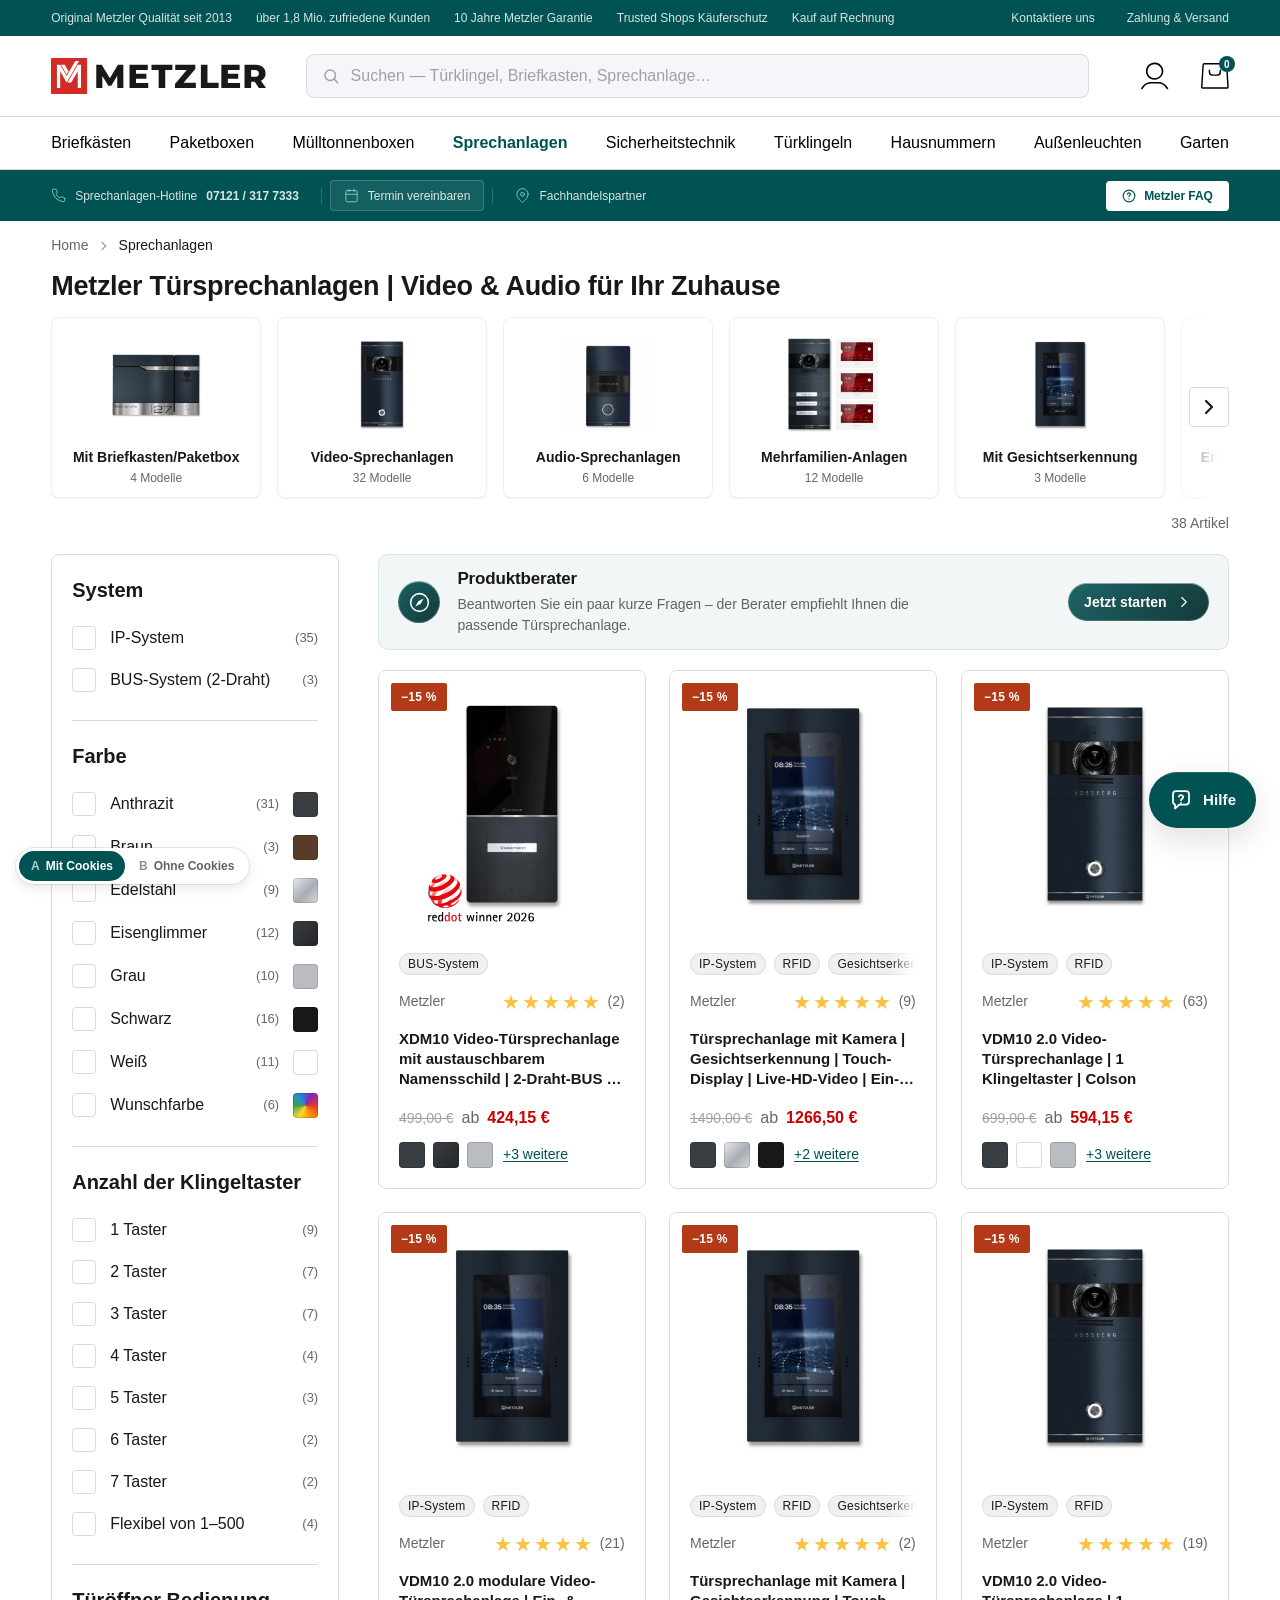
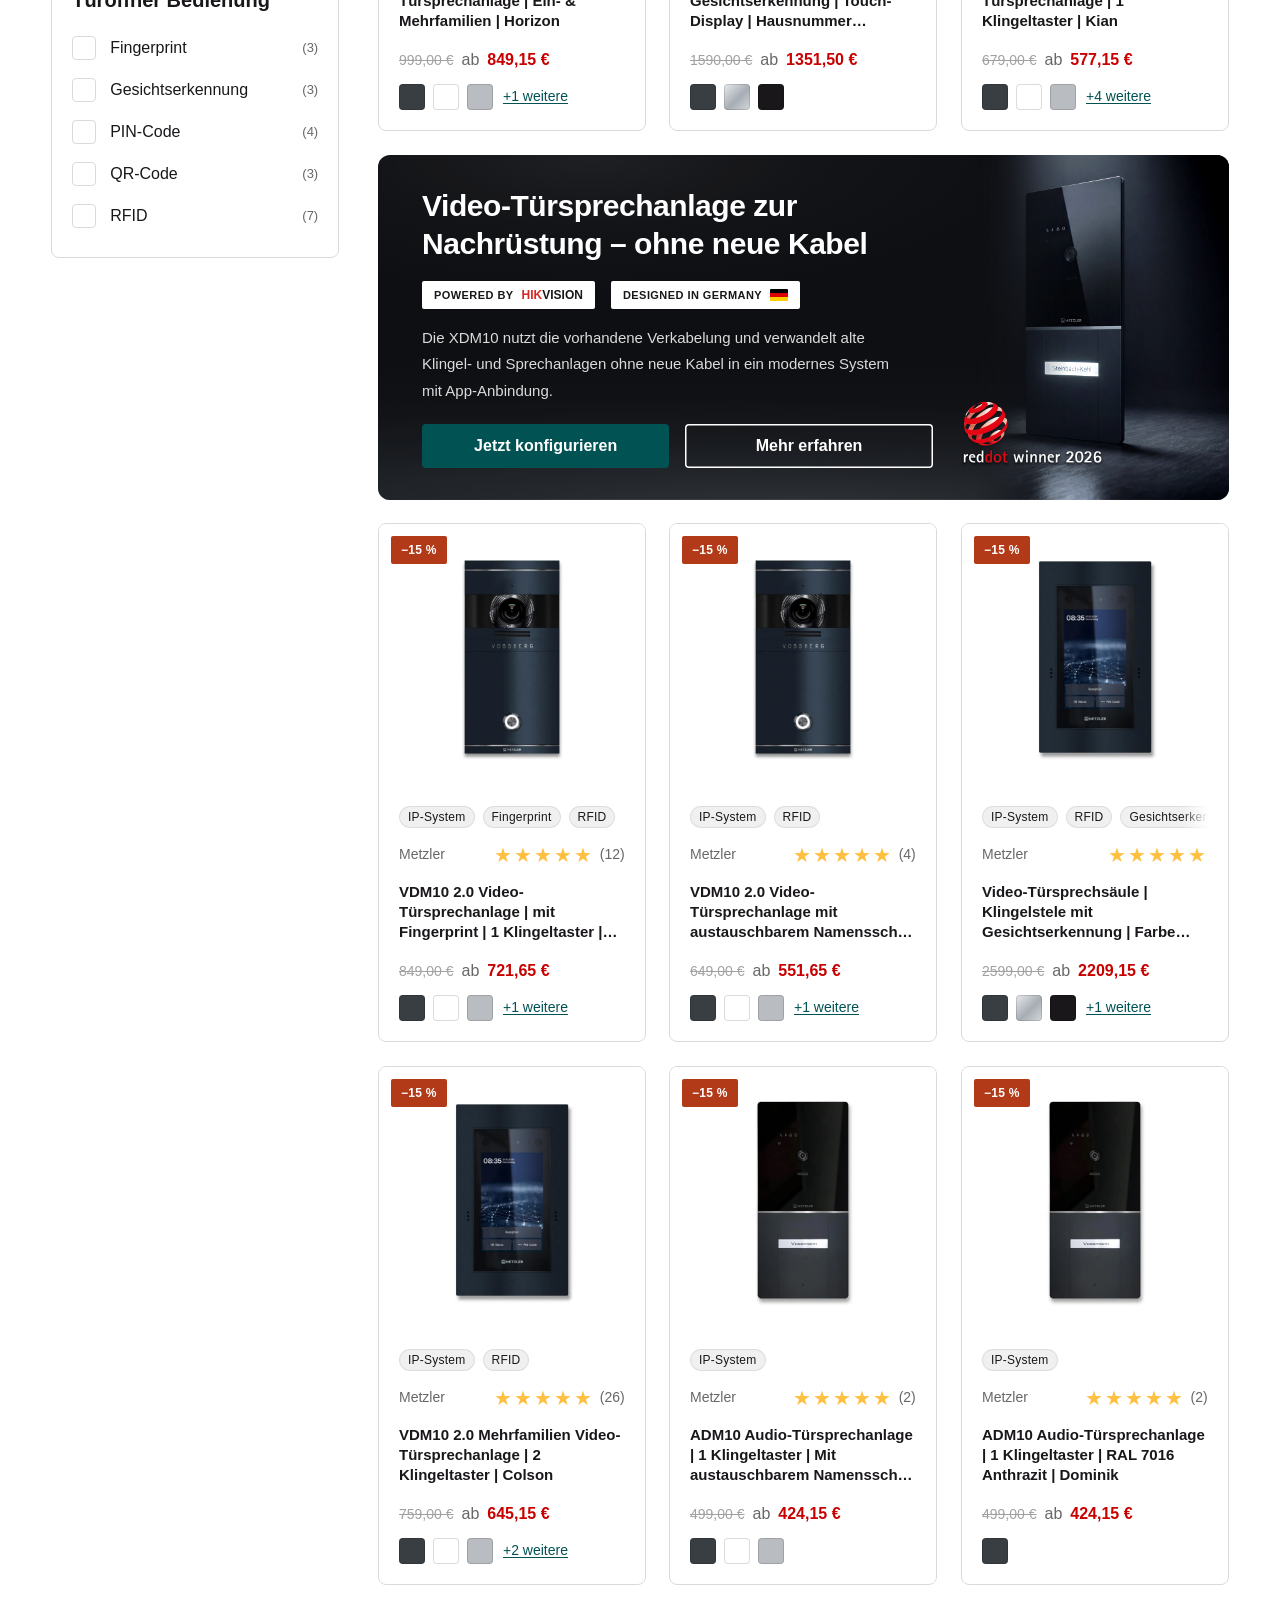
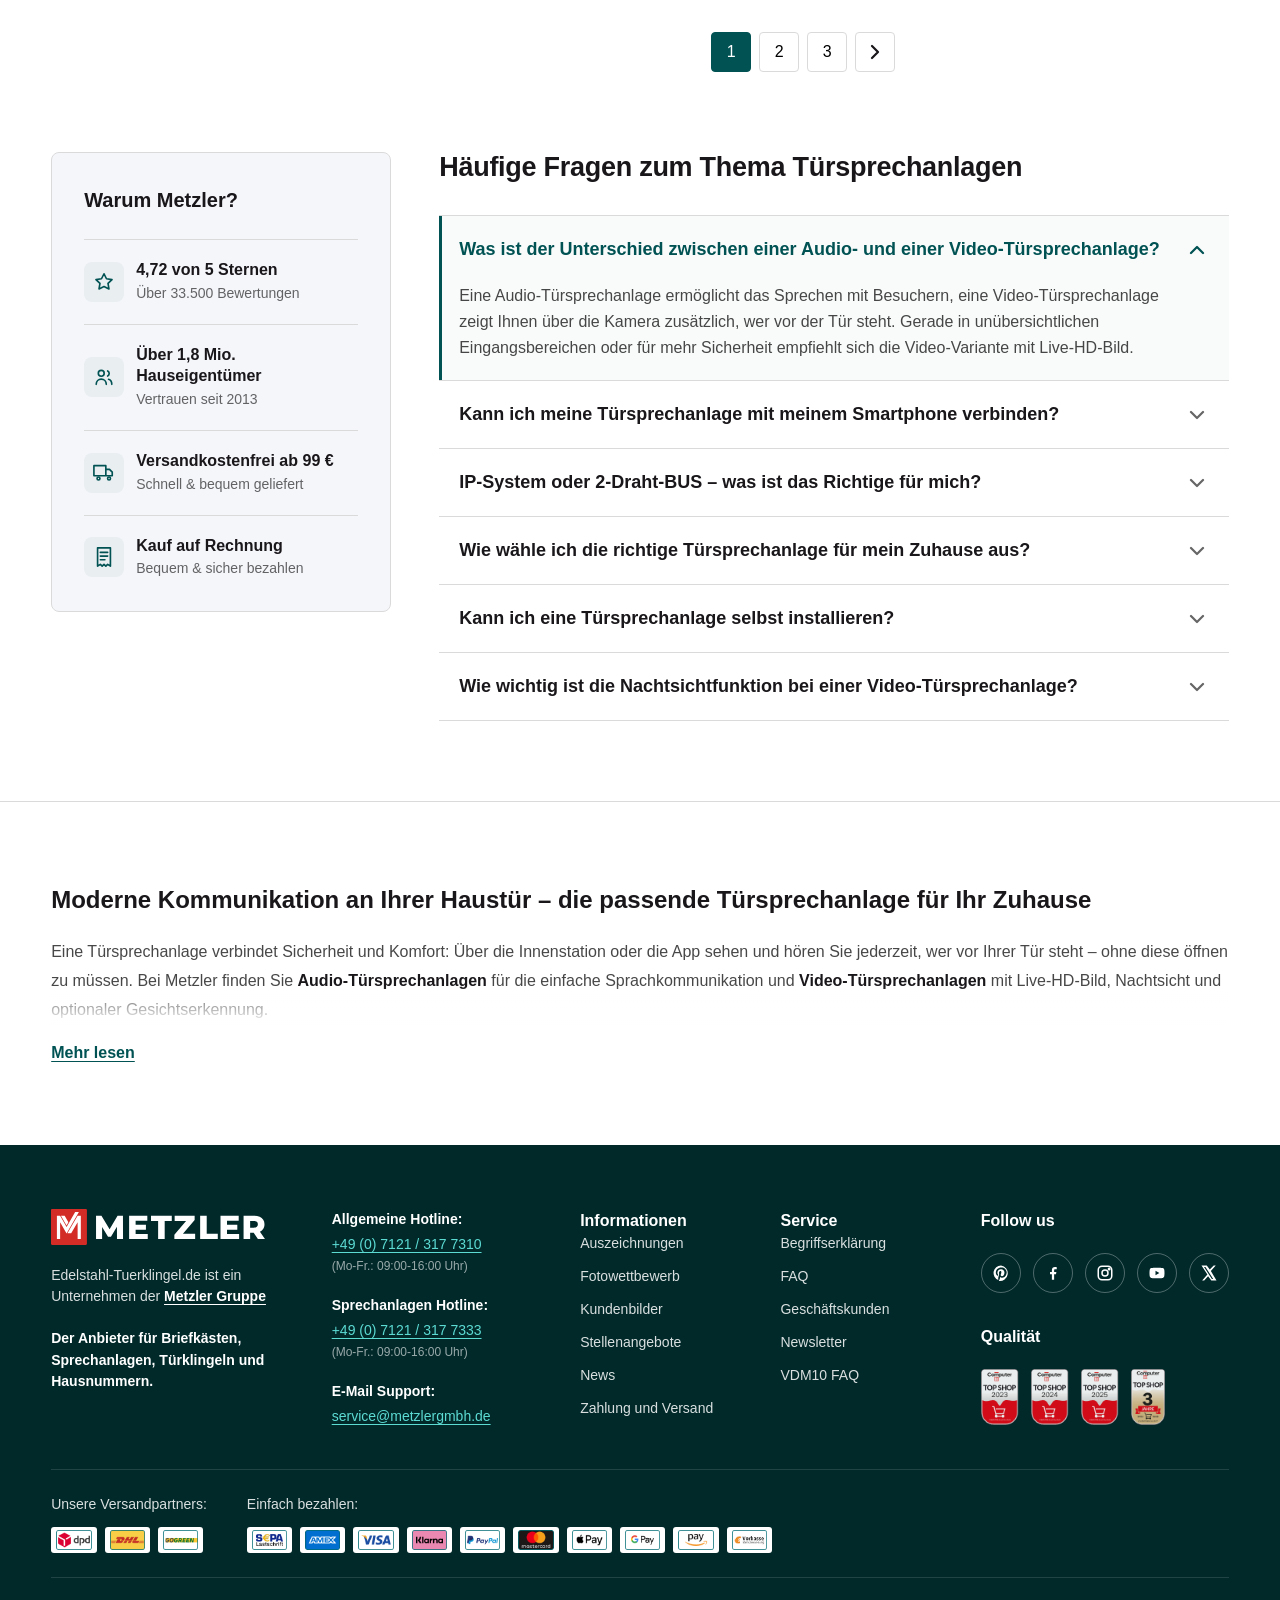
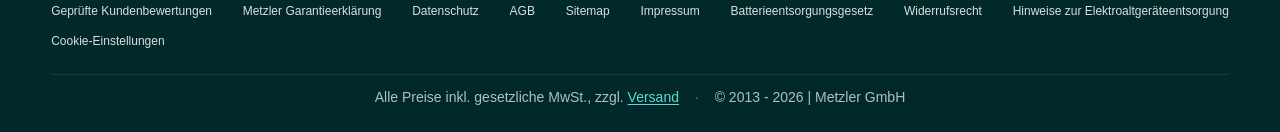
<file: index.html>
<!doctype html>
<html lang="de">
<head>
<meta charset="utf-8">
<meta name="robots" content="noindex, nofollow">
<title>Help Hub prototype</title>
<script>location.replace('plp/' + location.search + location.hash);</script>
<noscript><meta http-equiv="refresh" content="0; url=plp/"></noscript>
</head>
<body><p><a href="plp/">Prototype</a></p></body>
</html>
</file>
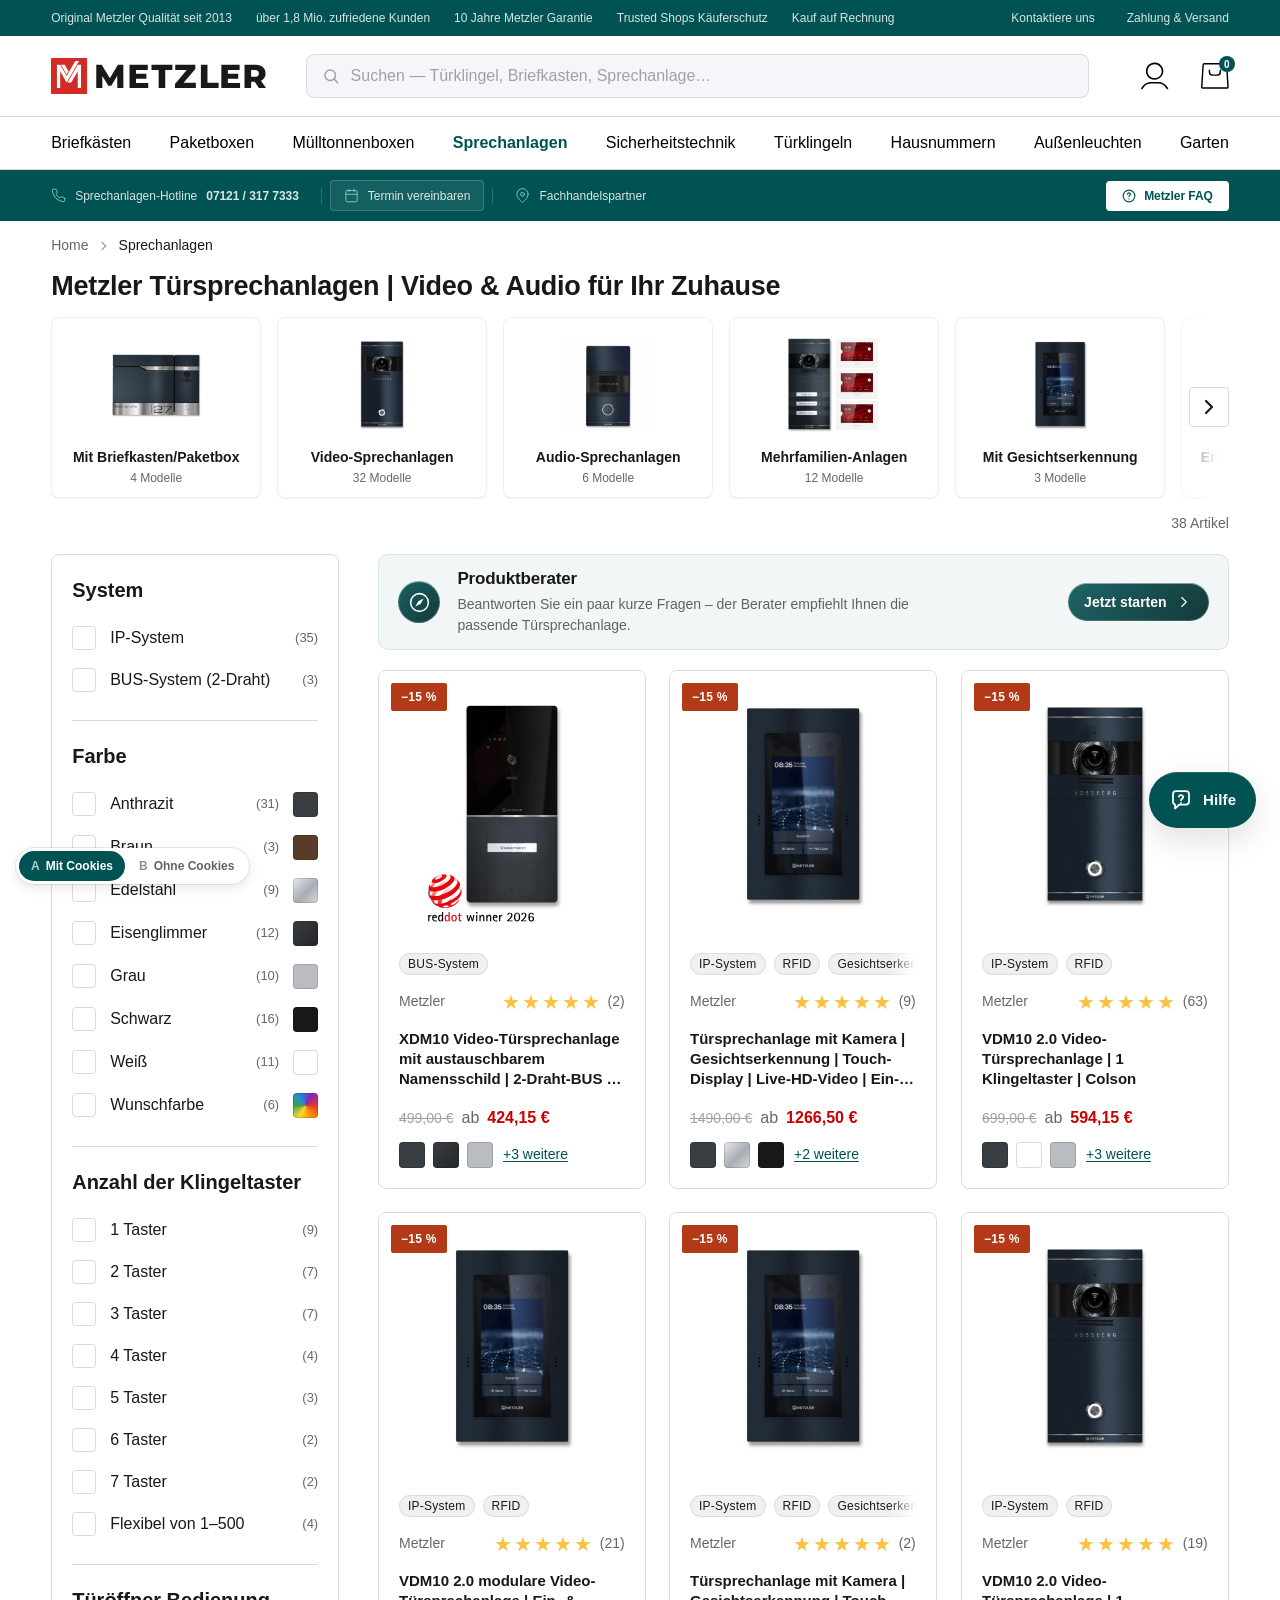
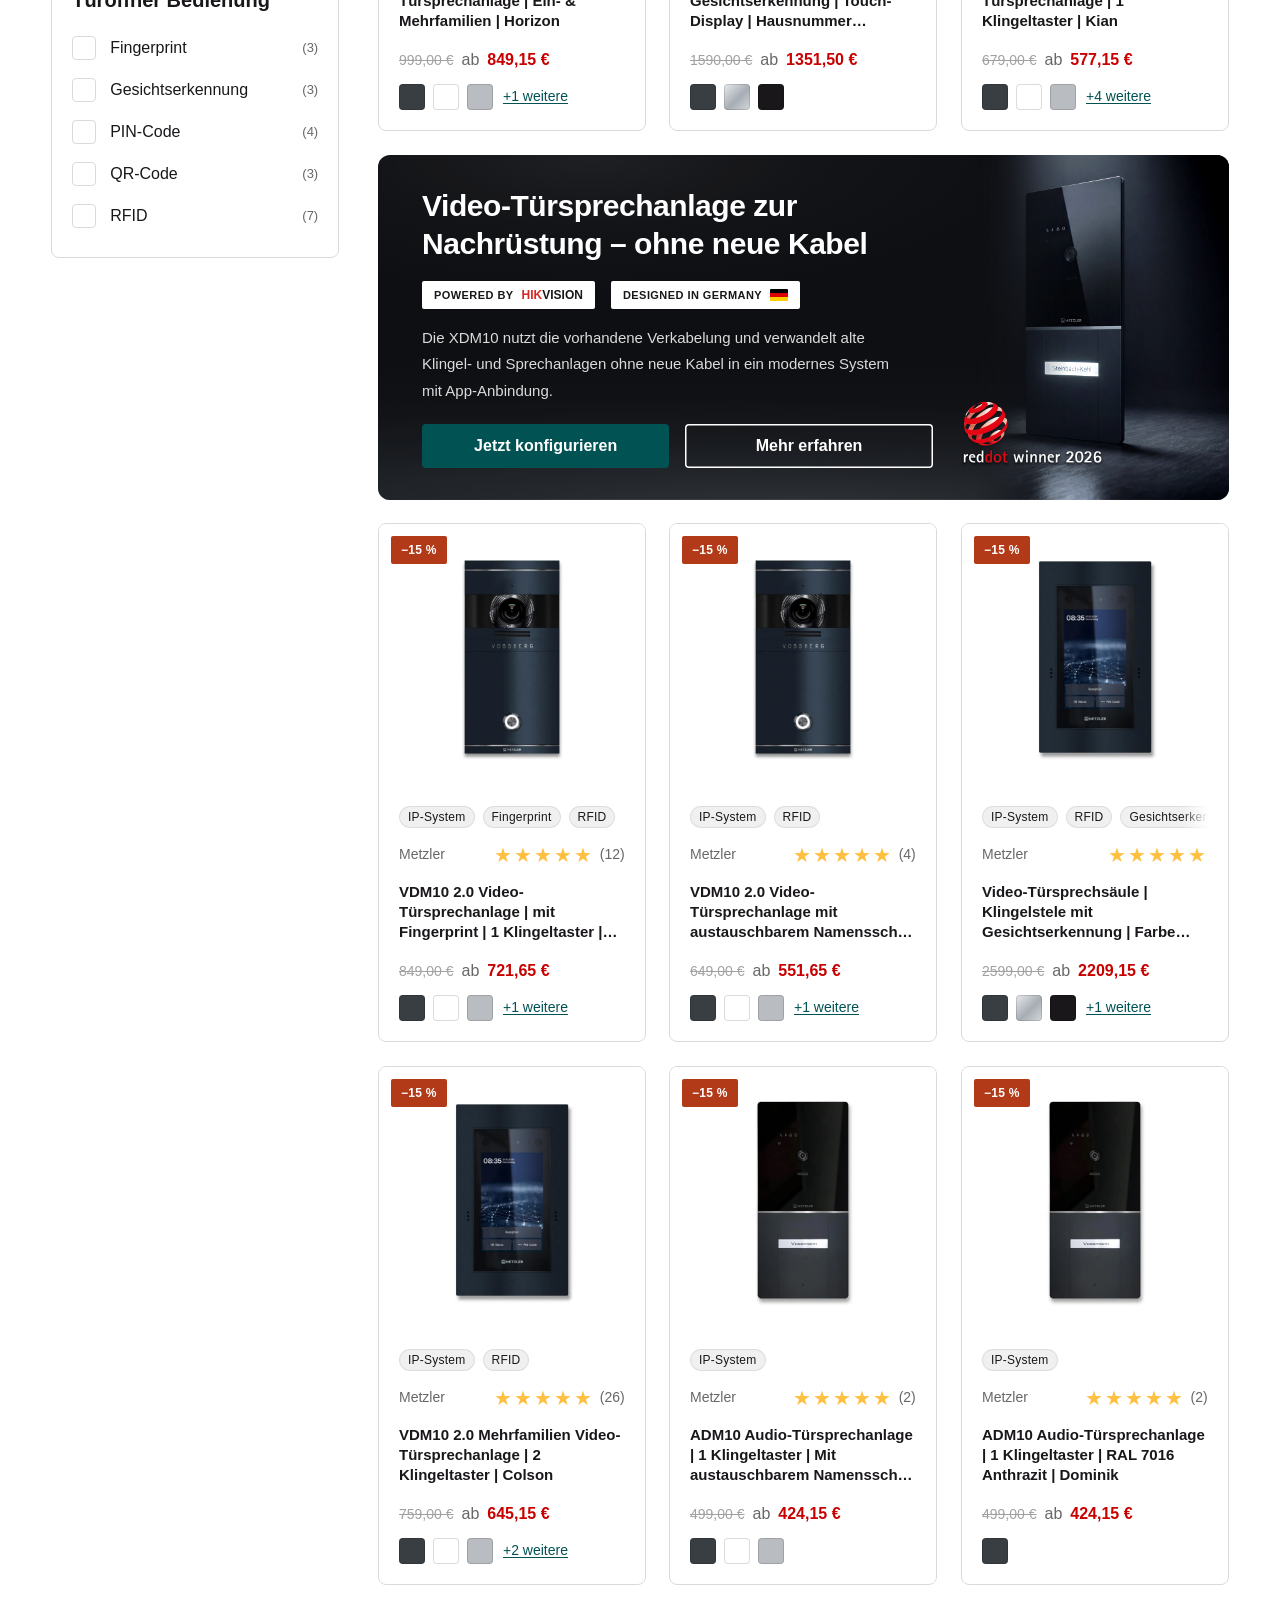
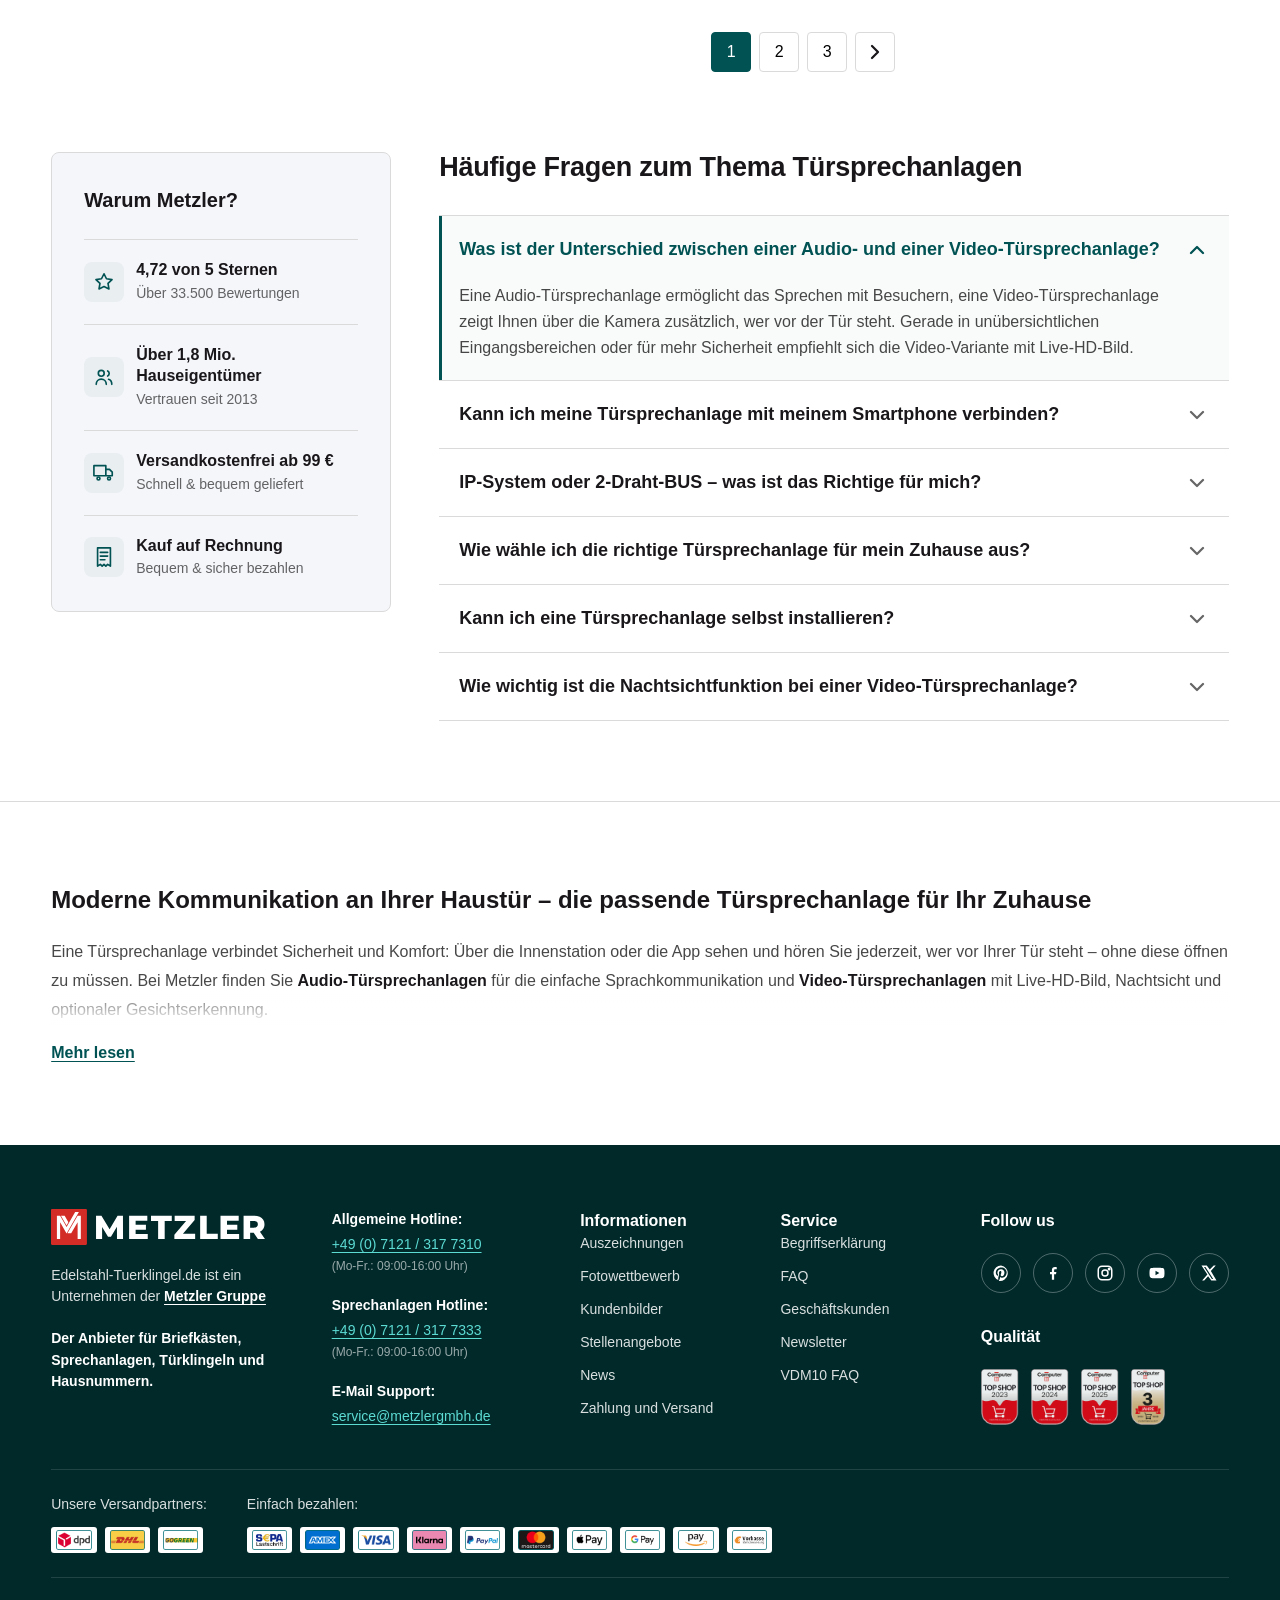
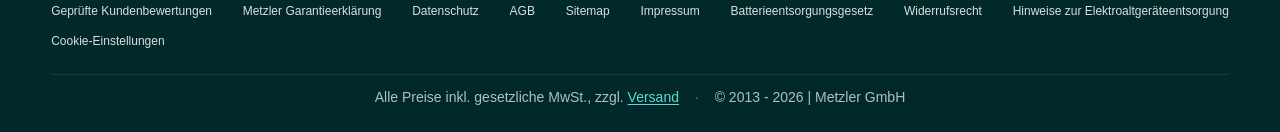
<file: plp/index.html>
<!doctype html>
<html lang="de">
<head>
<meta charset="utf-8">
  <meta name="viewport" content="width=device-width, initial-scale=1">
  <meta name="robots" content="noindex, nofollow">
  <title>Product Listing Page — Redesign Concept</title>
  <link rel="canonical" href="sprechanlage.html">
  <!-- Entry point of the Help Hub / Juna chat prototype. Forwards to the Türsprechanlagen PLP and keeps
       query + hash, so test flags work from here: ?chat=mock|offline|live, ?chat_speed=0, ?hh_now=… -->
  <!-- Cache-proof (2026-10-15): the local static server sends no cache headers, so browsers kept showing stale
       copies of sprechanlage.html. A fresh `_v` timestamp makes every visit load the current page (assets are versioned). -->
  <meta http-equiv="Cache-Control" content="no-cache, no-store, must-revalidate">
  <meta http-equiv="Pragma" content="no-cache">
  <script>(function () {
    var q = location.search ? location.search + '&' : '?';
    location.replace('sprechanlage.html' + q + '_v=' + Date.now() + location.hash);
  })();</script>
  <noscript><meta http-equiv="refresh" content="0; url=sprechanlage.html"></noscript>
</head>
<body>
  <p>Weiterleitung zur <a href="sprechanlage.html">Produktliste Türsprechanlagen</a> …</p>
</body>
</html>
</file>
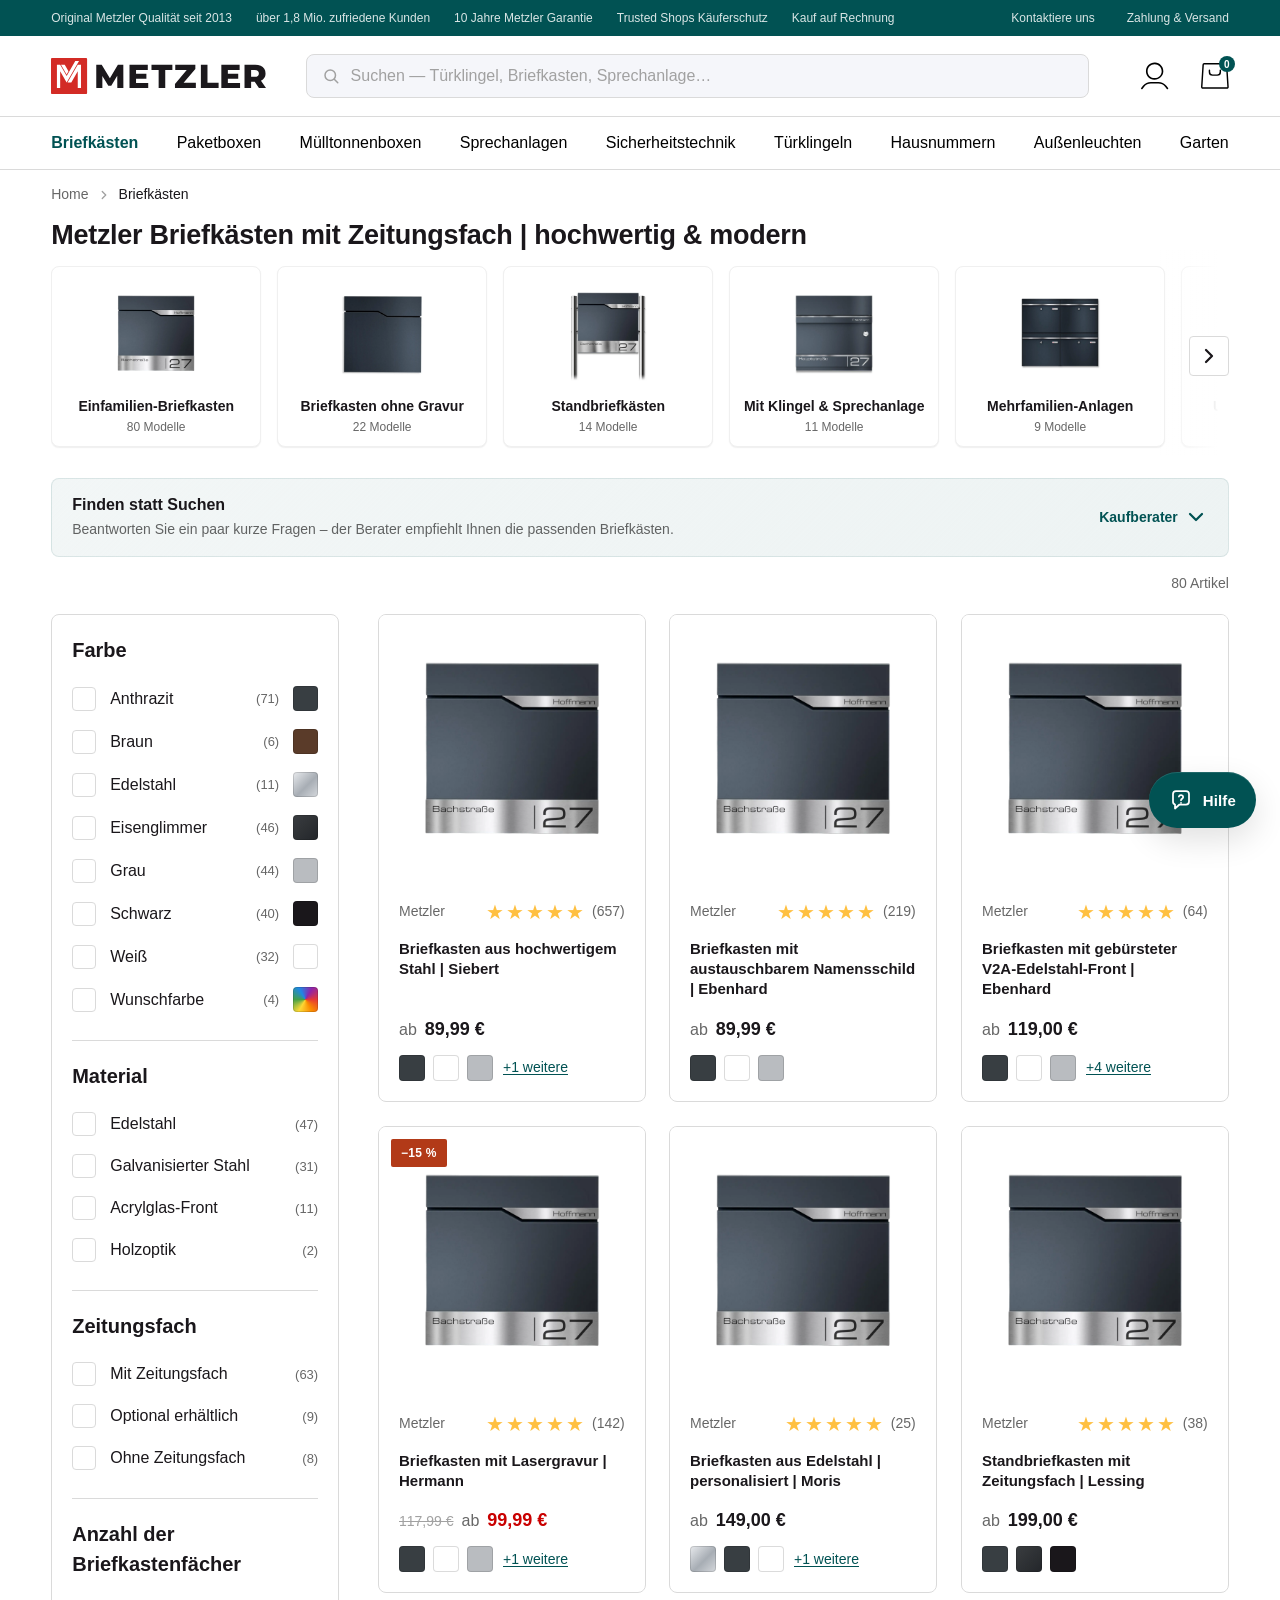
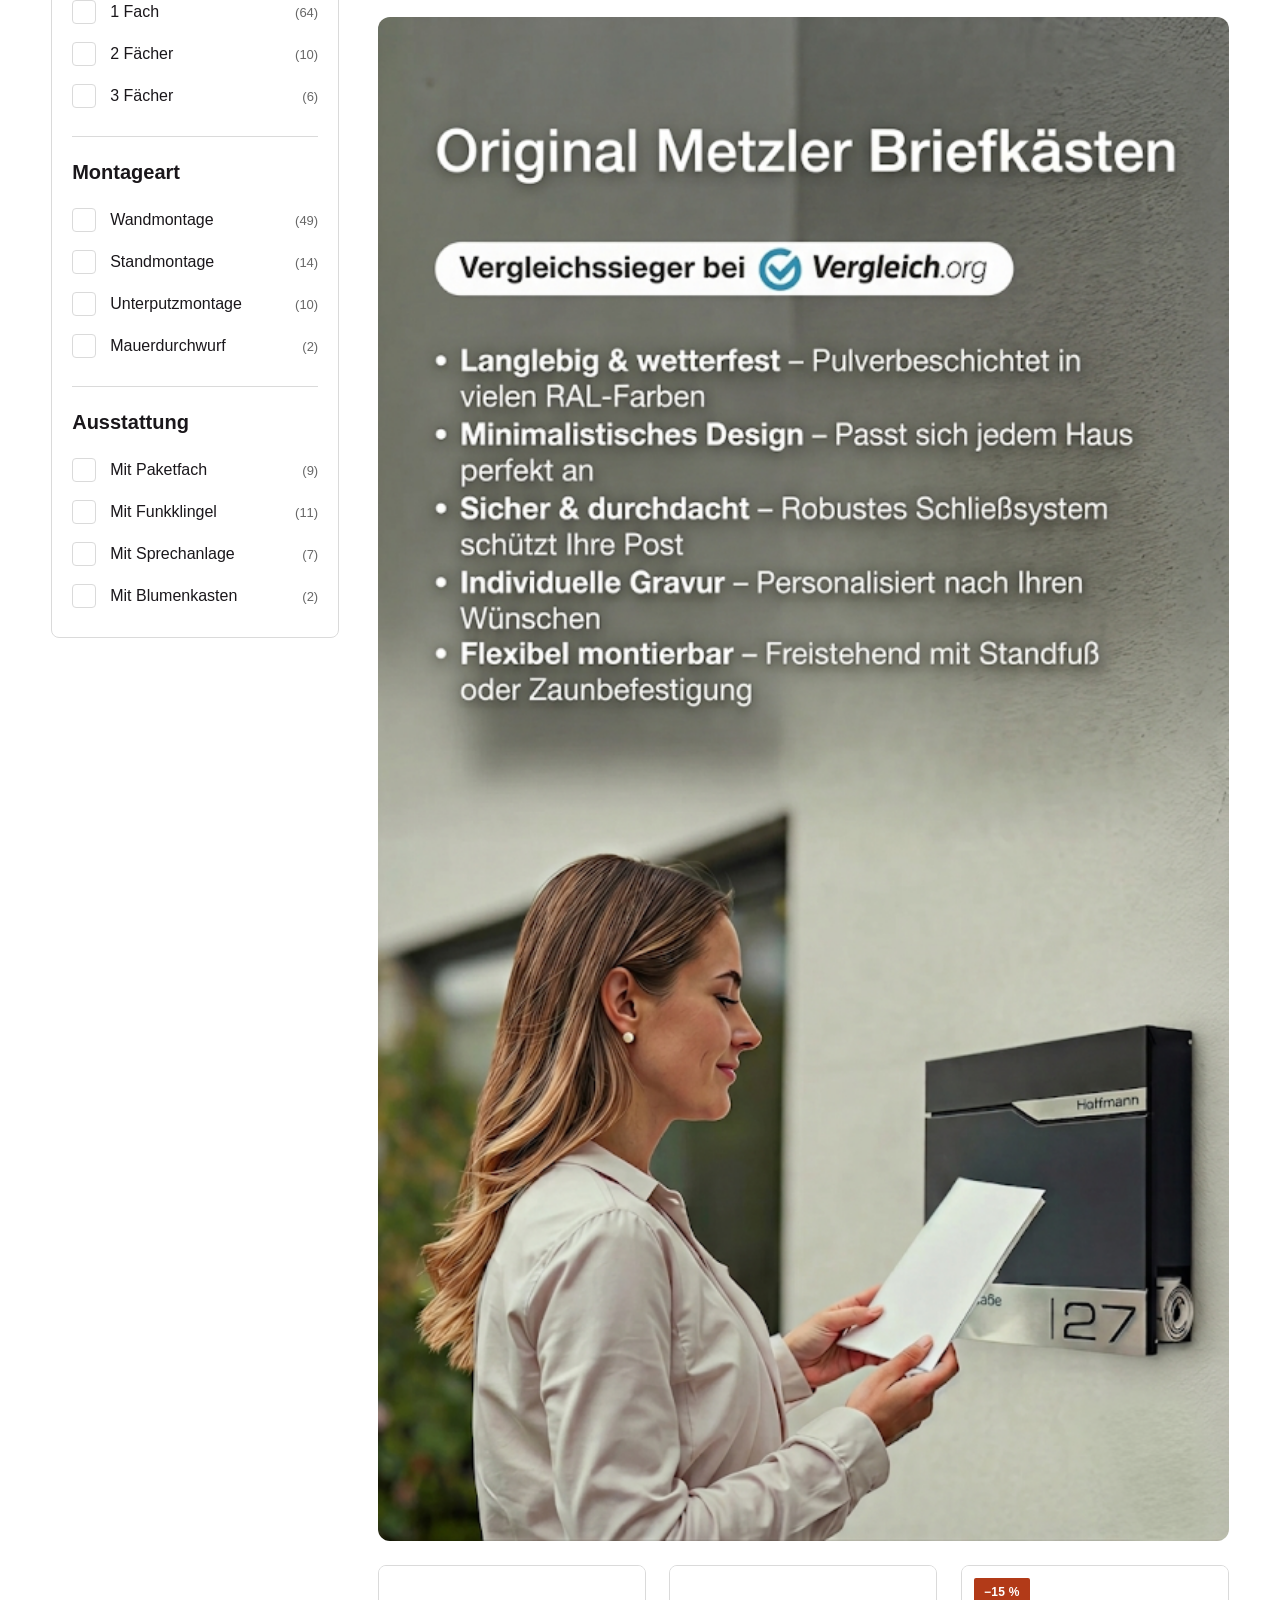
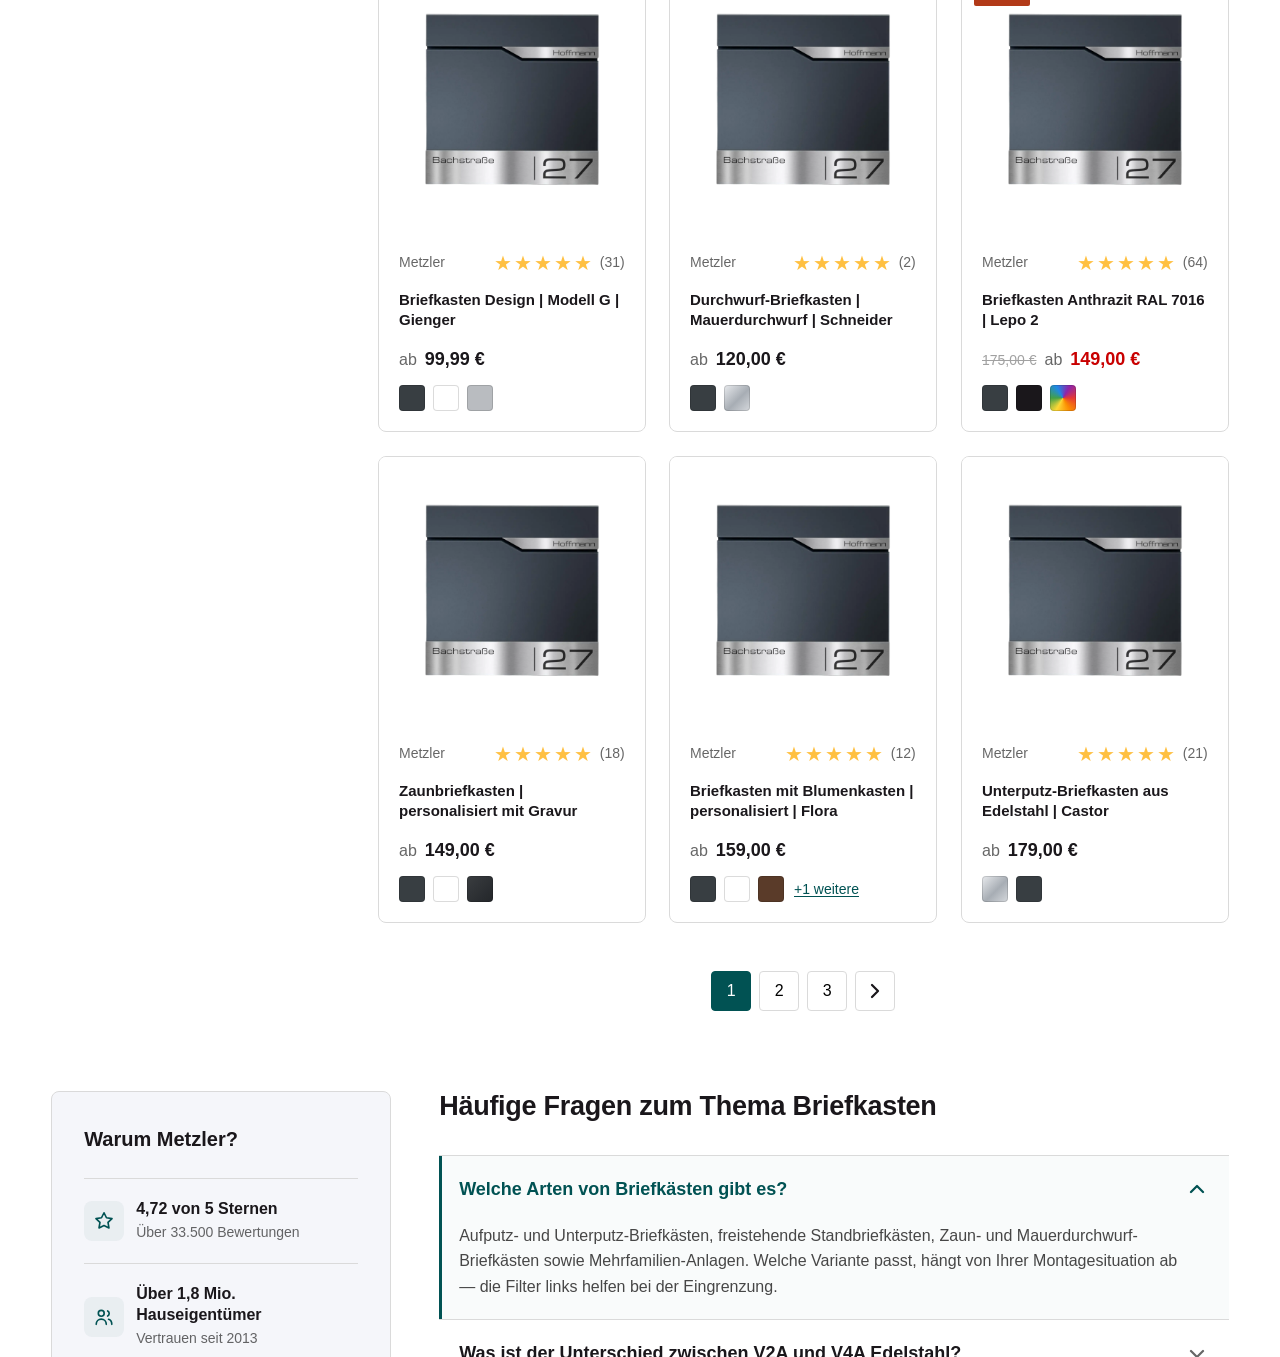
<file: plp/briefkasten.html>
<!DOCTYPE html>
<html lang="de">
<head>
<meta charset="UTF-8" />
<meta name="viewport" content="width=device-width, initial-scale=1" />
<title>Briefkästen von Metzler | hochwertig & modern</title>
<meta name="description" content="Hochwertige Briefkästen von Metzler – designed in Germany, mit individueller Namensgravur und Zeitungsfach. Über 1,8 Mio. Hauseigentümer vertrauen Metzler." />
<link rel="stylesheet" href="Home/styles-v2.css?v=9" />
<link rel="stylesheet" href="plp.css?v=261" />
<link rel="preconnect" href="https://cdn.botpress.cloud" crossorigin />
<link rel="dns-prefetch" href="https://webchat.botpress.cloud" />
<link rel="stylesheet" href="help-hub.css?v=10" />
  <meta name="robots" content="noindex, nofollow" />
</head>
<body class="plp">

<!-- ===== SVG ICON SPRITE (from home design system) ===== -->
<svg width="0" height="0" style="position:absolute" aria-hidden="true">
  <defs>
    <symbol id="i-search" viewBox="0 0 24 24" fill="none" stroke="currentColor" stroke-width="2" stroke-linecap="round" stroke-linejoin="round"><circle cx="11" cy="11" r="7"/><path d="M21 21l-4.3-4.3"/></symbol>
    <symbol id="i-search-m" viewBox="0 0 19 20" fill="currentColor"><path d="M16.625 8.86618C16.6247 4.81893 13.2882 1.49999 9.125 1.49999C4.96183 1.49999 1.62525 4.81893 1.625 8.86618C1.625 12.9136 4.96168 16.2333 9.125 16.2333V17.7333L8.66211 17.7216C3.90667 17.4843 0.125 13.6101 0.125 8.86618C0.125251 3.96948 4.15459 0 9.125 0C14.0954 0 18.1248 3.96948 18.125 8.86618C18.125 13.7631 14.0956 17.7333 9.125 17.7333V16.2333C13.2883 16.2333 16.625 12.9136 16.625 8.86618Z"/><path d="M18.659 19.6237C18.3683 19.9188 17.8935 19.9222 17.5984 19.6316L13.4441 15.5398L14.4969 14.4704L18.6511 18.5632C18.9462 18.8539 18.9496 19.3287 18.659 19.6237Z"/></symbol>
    <symbol id="i-menu-m" viewBox="0 0 21 17" fill="currentColor"><path d="M0 0.8C0 0.358172 0.358172 0 0.8 0H20.2C20.6418 0 21 0.358172 21 0.8C21 1.24183 20.6418 1.6 20.2 1.6H0.799999C0.358171 1.6 0 1.24183 0 0.8Z"/><path d="M0 8.4C0 7.95817 0.358172 7.6 0.8 7.6H14.2C14.6418 7.6 15 7.95817 15 8.4C15 8.84183 14.6418 9.2 14.2 9.2H0.8C0.358172 9.2 0 8.84183 0 8.4Z"/><path d="M0 16C0 15.5582 0.358172 15.2 0.8 15.2H20.2C20.6418 15.2 21 15.5582 21 16C21 16.4418 20.6418 16.8 20.2 16.8H0.799999C0.358171 16.8 0 16.4418 0 16Z"/></symbol>
    <symbol id="i-chevron-down" viewBox="0 0 24 24" fill="none" stroke="currentColor" stroke-width="2.25" stroke-linecap="round" stroke-linejoin="round"><path d="M6 9l6 6 6-6"/></symbol>
    <symbol id="i-chevron-right" viewBox="0 0 24 24" fill="none" stroke="currentColor" stroke-width="2.25" stroke-linecap="round" stroke-linejoin="round"><path d="M9 6l6 6-6 6"/></symbol>
    <symbol id="i-truck" viewBox="0 0 24 24" fill="none" stroke="currentColor" stroke-width="1.8" stroke-linejoin="round" stroke-linecap="round"><path d="M1 4h13v11H1zM14 8h4l3 3v4h-7z"/><circle cx="6" cy="18" r="1.6"/><circle cx="17.5" cy="18" r="1.6"/></symbol>
    <symbol id="i-receipt" viewBox="0 0 24 24" fill="none" stroke="currentColor" stroke-width="1.8" stroke-linejoin="round" stroke-linecap="round"><path d="M5 2h14v20l-3-2-2 2-2-2-2 2-2-2-3 2z"/><path d="M8 7h8M8 11h8M8 15h5"/></symbol>
    <symbol id="i-star" viewBox="0 0 24 24" fill="none" stroke="currentColor" stroke-width="1.8" stroke-linejoin="round" stroke-linecap="round"><path d="M12 3l2.7 5.46 6.03.88-4.36 4.25 1.03 6.01L12 16.9 6.57 19.6l1.03-6.01L3.24 9.34l6.03-.88z"/></symbol>
    <symbol id="i-users" viewBox="0 0 24 24" fill="none" stroke="currentColor" stroke-width="1.8" stroke-linecap="round" stroke-linejoin="round"><circle cx="9" cy="8" r="3.2"/><path d="M3.5 20c0-3.3 2.5-5.7 5.5-5.7s5.5 2.4 5.5 5.7"/><path d="M16 5.4a3.2 3.2 0 010 5.6"/><path d="M17 14.5c2 .6 3.5 2.6 3.5 5.5"/></symbol>
    <symbol id="i-sliders" viewBox="0 0 24 24" fill="none" stroke="currentColor" stroke-width="2" stroke-linecap="round" stroke-linejoin="round"><path d="M4 6h16M4 12h16M4 18h16"/><circle cx="9" cy="6" r="2" fill="#fff"/><circle cx="15" cy="12" r="2" fill="#fff"/><circle cx="8" cy="18" r="2" fill="#fff"/></symbol>
    <symbol id="i-x" viewBox="0 0 24 24" fill="none" stroke="currentColor" stroke-width="2.2" stroke-linecap="round"><line x1="6" y1="6" x2="18" y2="18"/><line x1="6" y1="18" x2="18" y2="6"/></symbol>
    <symbol id="i-instagram" viewBox="0 0 24 24" fill="none" stroke="currentColor" stroke-width="2" stroke-linecap="round" stroke-linejoin="round"><rect x="3" y="3" width="18" height="18" rx="5"/><circle cx="12" cy="12" r="4"/><circle cx="17.5" cy="6.5" r="1" fill="currentColor"/></symbol>
    <symbol id="i-facebook" viewBox="0 0 24 24" fill="currentColor"><path d="M13.5 21v-7.5h2.5l.5-3h-3V8.5c0-.9.3-1.5 1.5-1.5H17V4.2c-.5-.1-1.5-.2-2.5-.2-2.4 0-4 1.4-4 4v2.5H8v3h2.5V21h3z"/></symbol>
    <symbol id="i-youtube" viewBox="0 0 24 24" fill="currentColor"><path d="M21.6 7.2c-.2-.9-.9-1.6-1.8-1.8C18.2 5 12 5 12 5s-6.2 0-7.8.4c-.9.2-1.6.9-1.8 1.8C2 8.8 2 12 2 12s0 3.2.4 4.8c.2.9.9 1.6 1.8 1.8 1.6.4 7.8.4 7.8.4s6.2 0 7.8-.4c.9-.2 1.6-.9 1.8-1.8.4-1.6.4-4.8.4-4.8s0-3.2-.4-4.8zM10 15V9l5.2 3-5.2 3z"/></symbol>
    <symbol id="i-pinterest" viewBox="0 0 24 24" fill="currentColor"><path d="M12 2a10 10 0 00-3.6 19.3c-.1-.8-.2-2 0-2.9.2-.8 1.2-5 1.2-5s-.3-.6-.3-1.5c0-1.4.8-2.5 1.9-2.5.9 0 1.3.7 1.3 1.5 0 .9-.6 2.2-.9 3.5-.2 1 .5 1.9 1.6 1.9 1.9 0 3.4-2 3.4-5 0-2.6-1.9-4.4-4.5-4.4-3.1 0-4.9 2.3-4.9 4.7 0 .9.4 1.9.8 2.5.1.1.1.2.1.3l-.3 1.2c-.1.2-.2.3-.4.2-1.4-.7-2.3-2.7-2.3-4.4 0-3.6 2.6-6.9 7.5-6.9 3.9 0 7 2.8 7 6.6 0 3.9-2.5 7.1-5.9 7.1-1.2 0-2.3-.6-2.6-1.3l-.7 2.7c-.3 1-1 2.3-1.4 3.1A10 10 0 1012 2z"/></symbol>
    <symbol id="i-x-social" viewBox="0 0 24 24" fill="currentColor"><path d="M18.244 2H21l-6.54 7.47L22 22h-6.86l-4.39-5.74L5.6 22H2.84l7.01-8.01L2 2h7.04l3.97 5.25L18.244 2zm-2.4 18h1.79L7.24 4H5.34l10.5 16z"/></symbol>
  </defs>
</svg>

<!-- ===== TOPBAR ===== -->
<div class="topbar">
  <div class="container topbar__inner">
    <ul class="topbar__claims">
      <li>Original Metzler Qualität seit 2013</li>
      <li>über 1,8 Mio. zufriedene Kunden</li>
      <li><a href="#">10 Jahre Metzler Garantie</a></li>
      <li>Trusted Shops Käuferschutz</li>
      <li>Kauf auf Rechnung</li>
    </ul>
    <div class="topbar__links">
      <a href="#">Kontaktiere uns</a>
      <a href="#">Zahlung &amp; Versand</a>
    </div>
  </div>
</div>

<!-- ===== HEADER ===== -->
<header class="header">
  <div class="container">
    <div class="header__main">
      <div class="header__left-actions">
        <button class="header__burger" id="navBurger" data-nav-toggle aria-label="Menü öffnen" aria-expanded="false" aria-controls="mobileNav"><svg><use href="#i-menu-m"/></svg></button>
        <button class="header__search-icon" id="searchIcon" aria-label="Suchen" type="button"><svg><use href="#i-search-m"/></svg></button>
      </div>
      <a href="https://sabavafa.github.io/homepage/" class="header__logo" aria-label="Metzler Startseite">
        <img src="Home/Logo/Metzler_Logo-rot-schwarz.svg" alt="Metzler" />
      </a>
      <button class="header__kategorien" type="button" data-nav-toggle aria-controls="mobileNav" aria-expanded="false" aria-label="Kategorien">
        <img class="header__kategorien-icon" src="Home/ICONS/menu.svg" alt="" aria-hidden="true" />
        <span class="header__kategorien-label">Kategorien</span>
      </button>
      <div class="header__search">
        <svg><use href="#i-search"/></svg>
        <input type="search" placeholder="Suchen — Türklingel, Briefkasten, Sprechanlage…" />
      </div>
      <div class="header__icons">
        <a class="icon-btn" href="#" aria-label="Mein Konto"><img src="Home/ICONS/profile.svg" alt="" /></a>
        <a class="icon-btn" href="#" aria-label="Warenkorb"><img src="Home/ICONS/cart.svg" alt="" /><span class="badge">0</span></a>
      </div>
    </div>
  </div>
  <nav class="header__nav" aria-label="Hauptnavigation">
    <div class="container">
      <button class="header__nav-all" type="button" data-nav-toggle aria-controls="mobileNav" aria-expanded="false" aria-label="Alle Kategorien">
        <img class="header__nav-all-icon" src="Home/ICONS/menu.svg" alt="" aria-hidden="true" />
        <span class="header__nav-all-label">Alle</span>
      </button>
      <ul>
        <li class="hnav-item" data-mega-item>
          <a href="#" class="is-featured"
             id="mm-trigger-briefkasten" data-mega-trigger
             aria-haspopup="true" aria-expanded="false" aria-controls="mm-panel-briefkasten">Briefkästen</a>

          <!-- Drop-panel spans the full nav width; inner .container realigns content to the page grid -->
          <div class="mega-panel" id="mm-panel-briefkasten" data-mega-panel
               role="region" aria-label="Briefkästen – Unterkategorien" aria-hidden="true">
            <!-- Asymmetric 75/25 split: subcategory grid (left) + persistent featured promo (right) -->
            <div class="container mega-layout">

              <!-- LEFT ZONE (~75%): standard subcategories as image tiles -->
              <ul class="mega-grid">
                <li><a class="mega-card" href="#grid">
                  <span class="mega-card__media"><img src="Product%20Image/einfamilien-briefkasten.png" alt="Einfamilien-Briefkasten" loading="lazy"></span>
                  <span class="mega-card__label">Einfamilien-Briefkasten</span></a></li>

                <li><a class="mega-card" href="#grid">
                  <span class="mega-card__media"><img src="Product%20Image/briefkasten-ohne-gravur.webp" alt="Briefkasten ohne Gravur" loading="lazy"></span>
                  <span class="mega-card__label">Briefkasten ohne Gravur</span></a></li>

                <li><a class="mega-card" href="#grid">
                  <span class="mega-card__media"><img src="Product%20Image/standbriefkaesten.webp" alt="Standbriefkästen" loading="lazy"></span>
                  <span class="mega-card__label">Standbriefkästen</span></a></li>

                <li><a class="mega-card" href="#grid">
                  <span class="mega-card__media"><img src="Product%20Image/briefkasten-klingel-sprechanlage.webp" alt="Briefkasten mit Klingel & Sprechanlage" loading="lazy"></span>
                  <span class="mega-card__label">Mit Klingel &amp; Sprechanlage</span></a></li>

                <li><a class="mega-card" href="#grid">
                  <span class="mega-card__media"><img src="Product%20Image/mehrfamilien-briefkaesten.webp" alt="Mehrfamilien Briefkästen" loading="lazy"></span>
                  <span class="mega-card__label">Mehrfamilien Briefkästen</span></a></li>

                <li><a class="mega-card" href="#grid">
                  <span class="mega-card__media"><img src="Product%20Image/unterputz-briefkaesten.webp" alt="Unterputz Briefkästen" loading="lazy"></span>
                  <span class="mega-card__label">Unterputz Briefkästen</span></a></li>

                <li><a class="mega-card" href="#grid">
                  <span class="mega-card__media"><img src="Product%20Image/paketboxen.webp" alt="Paketboxen" loading="lazy"></span>
                  <span class="mega-card__label">Paketboxen</span></a></li>

                <li><a class="mega-card" href="#grid">
                  <span class="mega-card__media"><img src="Product%20Image/briefkastenschilder.webp" alt="Briefkastenschilder" loading="lazy"></span>
                  <span class="mega-card__label">Briefkastenschilder</span></a></li>

                <li><a class="mega-card" href="#grid">
                  <span class="mega-card__media"><img src="Product%20Image/briefkastenstaender.webp" alt="Briefkastenständer" loading="lazy"></span>
                  <span class="mega-card__label">Briefkastenständer</span></a></li>

                <li><a class="mega-card" href="#grid">
                  <span class="mega-card__media"><img src="Product%20Image/ersatzteile-zubehoer.webp" alt="Ersatzteile & Zubehör" loading="lazy"></span>
                  <span class="mega-card__label">Ersatzteile &amp; Zubehör</span></a></li>
              </ul>

              <!-- RIGHT ZONE (~25%): featured Konfigurator poster (matches the Sprechanlage poster) -->
              <aside class="mega-poster" aria-label="Briefkastenanlagen Konfigurator">
                <div class="mega-poster__media">
                  <img class="mega-poster__bg" src="Poster/poster-briefkasten2.png" alt="Briefkastenanlage – 3D Konfigurator" loading="lazy">
                </div>
                <div class="mega-poster__content">
                  <span class="mega-poster__eyebrow">3D Konfigurator</span>
                  <h3 class="mega-poster__title">Briefkastenanlage individuell gestalten</h3>
                  <p class="mega-poster__features">Design · Farbe · Montageart</p>
                  <a class="mega-poster__cta" href="#">Jetzt konfigurieren</a>
                </div>
              </aside>

            </div>
          </div>
        </li>
        <li><a href="#">Paketboxen</a></li>
        <li><a href="#">Mülltonnenboxen</a></li>
        <li class="hnav-item" data-mega-item>
          <a href="sprechanlage.html"
             id="mm-trigger-sprechanlagen" data-mega-trigger
             aria-haspopup="true" aria-expanded="false" aria-controls="mm-panel-sprechanlagen">Sprechanlagen</a>

          <!-- Drop-panel: subcategory grid (left) + XDM10 poster (right) -->
          <div class="mega-panel" id="mm-panel-sprechanlagen" data-mega-panel
               role="region" aria-label="Türsprechanlagen – Unterkategorien" aria-hidden="true">
            <div class="container mega-layout">

              <ul class="mega-grid">
                <li><a class="mega-card" href="sprechanlage.html">
                  <span class="mega-card__media"><img src="Product%20Image/Sprechanlage/video-station.png" alt="Video-Sprechanlagen" loading="lazy"></span>
                  <span class="mega-card__label">Video-Sprechanlagen</span></a></li>

                <li><a class="mega-card" href="sprechanlage.html">
                  <span class="mega-card__media"><img src="Product%20Image/Sprechanlage/audio-station.png" alt="Audio-Sprechanlagen" loading="lazy"></span>
                  <span class="mega-card__label">Audio-Sprechanlagen</span></a></li>

                <li><a class="mega-card" href="sprechanlage.html">
                  <span class="mega-card__media"><img src="Product%20Image/Sprechanlage/mehrfamilien-anlage.png" alt="Mehrfamilien-Anlagen" loading="lazy"></span>
                  <span class="mega-card__label">Mehrfamilien-Anlagen</span></a></li>

                <li><a class="mega-card" href="sprechanlage.html">
                  <span class="mega-card__media"><img src="Product%20Image/Sprechanlage/touch-display-station.png" alt="Mit Gesichtserkennung" loading="lazy"></span>
                  <span class="mega-card__label">Mit Gesichtserkennung</span></a></li>

                <li><a class="mega-card" href="sprechanlage.html">
                  <span class="mega-card__media"><img src="Product%20Image/Sprechanlage/briefkasten-paketbox.png" alt="Mit Briefkasten/Paketbox" loading="lazy"></span>
                  <span class="mega-card__label">Mit Briefkasten/Paketbox</span></a></li>

                <li><a class="mega-card" href="sprechanlage.html">
                  <span class="mega-card__media"><img src="Product%20Image/Sprechanlage/innenstation.png" alt="Innenstationen" loading="lazy"></span>
                  <span class="mega-card__label">Innenstationen</span></a></li>

                <li><a class="mega-card" href="sprechanlage.html">
                  <span class="mega-card__media"><img src="Product%20Image/Sprechanlage/bus-xdm10.png" alt="2-Draht-BUS (XDM10)" loading="lazy"></span>
                  <span class="mega-card__label">2-Draht-BUS (XDM10)</span></a></li>

                <li><a class="mega-card" href="sprechanlage.html">
                  <span class="mega-card__media"><img src="Product%20Image/Sprechanlage/zubehoer.png" alt="Zubehör" loading="lazy"></span>
                  <span class="mega-card__label">Zubehör</span></a></li>
              </ul>

              <aside class="mega-poster" aria-label="XDM10 Video-Türsprechanlage">
                <div class="mega-poster__media">
                  <img class="mega-poster__bg" src="Poster/poster-sprechanlage-xdm10.png" alt="XDM10 Video-Türsprechanlage – Red Dot Award Winner 2026" loading="lazy">
                </div>
                <div class="mega-poster__content">
                  <span class="mega-poster__eyebrow">Video-Türsprechanlage</span>
                  <h3 class="mega-poster__title">XDM10 – nachrüsten ohne neue Kabel</h3>
                  <p class="mega-poster__features">2-Draht-BUS · App-Anbindung · HD-Video</p>
                  <a class="mega-poster__cta" href="sprechanlage.html">Mehr erfahren</a>
                </div>
              </aside>

            </div>
          </div>
        </li>
        <li><a href="#">Sicherheitstechnik</a></li>
        <li><a href="#">Türklingeln</a></li>
        <li><a href="#">Hausnummern</a></li>
        <li><a href="#">Außenleuchten</a></li>
        <li><a href="#">Garten</a></li>
      </ul>
    </div>
  </nav>
</header>

<!-- ===== MOBILE SLIDE-IN NAV ===== -->
<div class="mobile-nav" id="mobileNav" aria-hidden="true">
  <div class="mobile-nav__backdrop" data-close></div>
  <aside class="mobile-nav__panel" role="dialog" aria-label="Mobile Navigation">
    <div class="mobile-nav__head">
      <img src="Home/Logo/Metzler_Logo-rot-schwarz.svg" alt="Metzler" />
      <button class="mobile-nav__close" data-close aria-label="Menü schließen">×</button>
    </div>
    <nav>
      <ul>
        <li><a href="briefkasten.html">Briefkästen</a></li>
        <li><a href="#">Paketboxen</a></li>
        <li><a href="#">Mülltonnenboxen</a></li>
        <li><a href="sprechanlage.html">Sprechanlagen</a></li>
        <li><a href="#">Sicherheitstechnik</a></li>
        <li><a href="#">Türklingeln</a></li>
        <li><a href="#">Hausnummern</a></li>
        <li><a href="#">Außenleuchten</a></li>
        <li><a href="#">Garten</a></li>
      </ul>
    </nav>
  </aside>
</div>

<main>

<!-- ===== BREADCRUMB ===== -->
<nav class="crumb" aria-label="Breadcrumb">
  <div class="container">
    <ol>
      <li><a href="https://sabavafa.github.io/homepage/">Home</a></li>
      <li aria-hidden="true"><svg><use href="#i-chevron-right"/></svg></li>
      <li><span aria-current="page">Briefkästen</span></li>
    </ol>
  </div>
</nav>

<!-- ===== PAGE TITLE ===== -->
<section class="page-title">
  <div class="container">
    <div class="catalog__head">
      <h1 class="catalog__title">Metzler Briefkästen mit Zeitungsfach | hochwertig &amp; modern</h1>
    </div>
  </div>
</section>

<!-- ===== SUBCATEGORY RAIL ===== -->
<section class="subnav" aria-label="Briefkasten-Typen">
  <div class="container">
    <div class="subnav__viewport">
      <button class="subnav__arrow subnav__arrow--prev" data-sub-scroll="prev" aria-label="Zurück"><svg><use href="#i-chevron-right"/></svg></button>
      <div class="subnav__track" id="subTrack">
        <!-- tiles injected by JS -->
      </div>
      <button class="subnav__arrow subnav__arrow--next" data-sub-scroll="next" aria-label="Weiter"><svg><use href="#i-chevron-right"/></svg></button>
    </div>
  </div>
</section>

<!-- ===== KI-KAUFBERATER (narrows the catalogue below) ===== -->
<section class="advisor" data-ai aria-label="Kaufberater">
  <div class="container">

    <!-- Collapsed dropdown header (default state) -->
    <button type="button" class="advisor__bar" data-ai-toggle aria-expanded="false" aria-controls="advisorPanel">
      <span class="advisor__bar-txt">
        <span class="advisor__bar-head">
          <span class="advisor__bar-title">Finden statt Suchen</span>
        </span>
        <span class="advisor__bar-sub">Beantworten Sie ein paar kurze Fragen – der Berater empfiehlt Ihnen die passenden Briefkästen.</span>
      </span>
      <span class="advisor__bar-cta">Kaufberater<svg viewBox="0 0 24 24" aria-hidden="true"><use href="#i-chevron-right"/></svg></span>
    </button>

    <div class="advisor__card" id="advisorPanel">
      <button type="button" class="advisor__collapse" data-ai-toggle aria-label="Berater schließen"><svg viewBox="0 0 24 24" aria-hidden="true"><use href="#i-chevron-right"/></svg></button>

      <!-- Guided quiz (steps rendered by JS) -->
      <div class="advisor__quiz" data-ai-quiz></div>

      <!-- Result summary (injected) -->
      <div class="advisor__results" data-ai-results aria-live="polite" hidden></div>

    </div>
  </div>
</section>

<!-- ===== TOOLBAR + GRID ===== -->
<section class="catalog section" id="grid" aria-label="Produkte">
  <div class="container">

    <div class="catalog__bar">
      <button class="catalog__filter-btn" id="openFilters" type="button">
        <svg><use href="#i-sliders"/></svg> Filter
      </button>
      <div class="catalog__chips" id="activeChips" aria-label="Aktive Filter"></div>
      <button class="catalog__clear" id="clearAll" type="button" hidden>Alle entfernen</button>
      <div class="catalog__count" id="resultCount" aria-live="polite">80 Artikel</div>
    </div>

    <div class="catalog__layout">

      <!-- FILTER SIDEBAR -->
      <aside class="filters" id="filters" aria-label="Filter">
        <div class="filters__head">
          <span>Filter</span>
          <button class="filters__close" id="closeFilters" type="button" aria-label="Filter schließen"><svg><use href="#i-x"/></svg></button>
        </div>

        <!-- Farbe -->
        <div class="facet">
          <h3 class="facet__title">Farbe</h3>
          <div class="facet__body" id="facet-color" data-group="color"></div>
        </div>

        <!-- Material -->
        <div class="facet">
          <h3 class="facet__title">Material</h3>
          <div class="facet__body" id="facet-material" data-group="material"></div>
        </div>

        <!-- Zeitungsfach -->
        <div class="facet">
          <h3 class="facet__title">Zeitungsfach</h3>
          <div class="facet__body" id="facet-zeitung" data-group="zeitung"></div>
        </div>

        <!-- Anzahl der Fächer -->
        <div class="facet">
          <h3 class="facet__title">Anzahl der Briefkastenfächer</h3>
          <div class="facet__body" id="facet-faecher" data-group="faecher"></div>
        </div>

        <!-- Montageart -->
        <div class="facet">
          <h3 class="facet__title">Montageart</h3>
          <div class="facet__body" id="facet-montage" data-group="montage"></div>
        </div>

        <!-- Zusatzfunktionen -->
        <div class="facet">
          <h3 class="facet__title">Ausstattung</h3>
          <div class="facet__body" id="facet-zusatz" data-group="zusatz"></div>
        </div>

      </aside>

      <!-- PRODUCT GRID -->
      <div class="catalog__main">
        <div class="pgrid" id="productGrid" aria-live="polite"></div>

        <!-- Empty state -->
        <div class="pgrid-empty" id="emptyState" hidden>
          <svg viewBox="0 0 24 24" fill="none" stroke="currentColor" stroke-width="1.6" stroke-linecap="round" stroke-linejoin="round"><circle cx="11" cy="11" r="7"/><path d="M21 21l-4.3-4.3"/></svg>
          <h3>Keine Briefkästen gefunden</h3>
          <p>Mit dieser Filter-Kombination gibt es aktuell keine Treffer. Entfernen Sie einen Filter, um mehr Modelle zu sehen.</p>
          <button class="btn btn--secondary" id="emptyReset" type="button">Filter zurücksetzen</button>
        </div>

        <!-- Pagination -->
        <nav class="pagination" id="pagination" aria-label="Seiten"></nav>
      </div>

    </div>
  </div>
</section>
<div class="filters__backdrop" id="filtersBackdrop" hidden></div>

<!-- ===== FAQ ===== -->
<section class="faq section" id="beratung" aria-label="Häufige Fragen">
  <div class="container">
    <div class="faq__inner">
      <aside class="faq__aside">
        <h3>Warum Metzler?</h3>
        <ul class="faq__usps">
          <li class="faq__usp"><span class="faq__usp-ic"><svg><use href="#i-star"/></svg></span><div><strong>4,72 von 5 Sternen</strong><span>Über 33.500 Bewertungen</span></div></li>
          <li class="faq__usp"><span class="faq__usp-ic"><svg><use href="#i-users"/></svg></span><div><strong>Über 1,8 Mio. Hauseigentümer</strong><span>Vertrauen seit 2013</span></div></li>
          <li class="faq__usp"><span class="faq__usp-ic"><svg><use href="#i-truck"/></svg></span><div><strong>Versandkostenfrei ab 99 €</strong><span>Schnell &amp; bequem geliefert</span></div></li>
          <li class="faq__usp"><span class="faq__usp-ic"><svg><use href="#i-receipt"/></svg></span><div><strong>Kauf auf Rechnung</strong><span>Bequem &amp; sicher bezahlen</span></div></li>
        </ul>
      </aside>
      <div>
        <h2 class="section-title" style="margin-bottom:var(--sp-8)">Häufige Fragen zum Thema Briefkasten</h2>
        <div class="faq__list">
          <details class="faq__item" name="faq" open>
            <summary class="faq__q">Welche Arten von Briefkästen gibt es?<span class="faq__q-icon"><svg><use href="#i-chevron-down"/></svg></span></summary>
            <div class="faq__a">Aufputz- und Unterputz-Briefkästen, freistehende Standbriefkästen, Zaun- und Mauerdurchwurf-Briefkästen sowie Mehrfamilien-Anlagen. Welche Variante passt, hängt von Ihrer Montagesituation ab — die Filter links helfen bei der Eingrenzung.</div>
          </details>
          <details class="faq__item" name="faq">
            <summary class="faq__q">Was ist der Unterschied zwischen V2A und V4A Edelstahl?<span class="faq__q-icon"><svg><use href="#i-chevron-down"/></svg></span></summary>
            <div class="faq__a">V2A (1.4301) ist der robuste Standard für die meisten Wohnlagen. V4A (1.4404) ist zusätzlich salzwasserbeständig und für Küstennähe oder stark beanspruchte Umgebungen empfohlen. Beide sind gebürstet und selbstpassivierend.</div>
          </details>
          <details class="faq__item" name="faq">
            <summary class="faq__q">Kann mein Briefkasten Rost ansetzen?<span class="faq__q-icon"><svg><use href="#i-chevron-down"/></svg></span></summary>
            <div class="faq__a">Massiver Edelstahl rostet nicht — die Oberfläche passiviert sich selbst. Flugrost durch fremde Eisenpartikel lässt sich mit einem Edelstahlreiniger einfach entfernen. Eine Nachbehandlung ist nicht nötig.</div>
          </details>
          <details class="faq__item" name="faq">
            <summary class="faq__q">Wie lange dauert eine individuelle Lasergravur?<span class="faq__q-icon"><svg><use href="#i-chevron-down"/></svg></span></summary>
            <div class="faq__a">Standardgravuren fertigen wir innerhalb von 5–7 Werktagen. Sie erhalten vorab ein digitales Korrekturmuster zur Freigabe, damit Schrift und Platzierung exakt Ihren Wünschen entsprechen.</div>
          </details>
          <details class="faq__item" name="faq">
            <summary class="faq__q">Welche Montageoptionen gibt es?<span class="faq__q-icon"><svg><use href="#i-chevron-down"/></svg></span></summary>
            <div class="faq__a">Aufputz (an der Wand), Unterputz (wandbündig eingelassen), freistehend mit Standfuß, an Zaun oder Tor sowie als Mauerdurchwurf. Jedes Produkt nennt die passende Montageart und liefert das Befestigungsmaterial mit.</div>
          </details>
        </div>
      </div>
    </div>
  </div>
</section>

<!-- ===== SEO CONTENT (bottom of page) ===== -->
<section class="seo section" aria-label="Über Metzler Briefkästen">
  <div class="container">
    <h2 class="seo__title">Metzler Briefkästen in modernem Design mit individueller Lasergravur</h2>
    <div class="seo__text" id="seoText">
      <p>Entdecken Sie das umfangreiche Sortiment an hochwertigen, pulverbeschichteten Briefkästen aus massivem Stahl. Bei Metzler bieten wir Ihnen Briefkästen in einer breiten Auswahl von RAL-Farben an, darunter besonders beliebte Varianten wie <strong>Anthrazitgrau RAL7016</strong>, <strong>Verkehrsweiß RAL9016</strong>, <strong>Graualuminium RAL9007</strong>, <strong>Eisenglimmer DB703</strong> und <strong>Tiefschwarz RAL9005</strong>. Für Liebhaber von Edelstahl führen wir zudem eine exklusive Auswahl an gebürsteten V2A- und salzwasserbeständigen V4A-Modellen.</p>
      <p>Jeder Briefkasten lässt sich mit einer individuellen Lasergravur personalisieren – vom Familiennamen über die Hausnummer bis zum Wunschmotiv. Die Gravur wird sauber und dauerhaft in das Material eingebracht und verblasst auch nach Jahren im Außenbereich nicht.</p>
      <p>Dank wetterfester Verarbeitung, UV-beständiger Beschichtung und einem durchdachten Schließsystem sind unsere Briefkästen langlebig, sicher und ein echter Blickfang an jeder Hauswand. Ob Aufputz, Unterputz, freistehend als Standbriefkasten oder als Mehrfamilien-Anlage – bei Metzler finden Sie für jede Montagesituation das passende Modell. Mit <a href="#">10 Jahren Metzler Garantie</a> auf viele Modelle kaufen Sie ein Produkt, das ein Hausleben lang hält.</p>
    </div>
    <button class="seo__toggle" id="seoToggle" type="button" aria-expanded="false">Mehr lesen</button>
  </div>
</section>

</main>

<!-- ===== FOOTER (from home design system) ===== -->
<footer class="footer">
  <div class="container">
    <div class="footer__top">
      <div class="footer__brand">
        <img src="Home/Logo/Metzler_Logo-rot-Wei%C3%9F.svg" alt="Metzler" class="footer__brand-logo" />
        <p class="footer__brand-line">Edelstahl-Tuerklingel.de ist ein Unternehmen der <a href="#" class="footer__brand-link">Metzler Gruppe</a></p>
        <p class="footer__brand-strong">Der Anbieter für Briefkästen, Sprechanlagen, Türklingeln und Hausnummern.</p>
      </div>
      <div class="footer__hotline">
        <div class="footer__hotline-item">
          <strong class="footer__hotline-label">Allgemeine Hotline:</strong>
          <a class="footer__hotline-num" href="tel:+4971213177310">+49 (0) 7121 / 317 7310</a>
          <em>(Mo-Fr.: 09:00-16:00 Uhr)</em>
        </div>
        <div class="footer__hotline-item">
          <strong class="footer__hotline-label">Sprechanlagen Hotline:</strong>
          <a class="footer__hotline-num" href="tel:+4971213177333">+49 (0) 7121 / 317 7333</a>
          <em>(Mo-Fr.: 09:00-16:00 Uhr)</em>
        </div>
        <div class="footer__hotline-item">
          <strong class="footer__hotline-label">E-Mail Support:</strong>
          <a class="footer__hotline-num" href="mailto:service@metzlergmbh.de">service@metzlergmbh.de</a>
        </div>
      </div>
      <details class="footer__details" open>
        <summary><h4>Informationen</h4></summary>
        <ul class="footer__links">
          <li><a href="#">Auszeichnungen</a></li>
          <li><a href="#">Fotowettbewerb</a></li>
          <li><a href="#">Kundenbilder</a></li>
          <li><a href="#">Stellenangebote</a></li>
          <li><a href="#">News</a></li>
          <li><a href="#">Zahlung und Versand</a></li>
        </ul>
      </details>
      <details class="footer__details" open>
        <summary><h4>Service</h4></summary>
        <ul class="footer__links">
          <li><a href="#">Begriffserklärung</a></li>
          <li><a href="#">FAQ</a></li>
          <li><a href="#">Geschäftskunden</a></li>
          <li><a href="#">Newsletter</a></li>
          <li><a href="#">VDM10 FAQ</a></li>
        </ul>
      </details>
      <div class="footer__follow">
        <h4>Follow us</h4>
        <div class="footer__social">
          <a href="#" aria-label="Pinterest"><svg><use href="#i-pinterest"/></svg></a>
          <a href="#" aria-label="Facebook"><svg><use href="#i-facebook"/></svg></a>
          <a href="#" aria-label="Instagram"><svg><use href="#i-instagram"/></svg></a>
          <a href="#" aria-label="YouTube"><svg><use href="#i-youtube"/></svg></a>
          <a href="#" aria-label="X"><svg><use href="#i-x-social"/></svg></a>
        </div>
        <h4 class="footer__labels-title">Qualität</h4>
        <div class="footer__labels" aria-label="Top Shop Auszeichnungen">
          <img src="Home/Trust%20badges/Top%20SHOP/Label1.png" alt="Top Shop 2023" />
          <img src="Home/Trust%20badges/Top%20SHOP/Label2.png" alt="Top Shop 2024" />
          <img src="Home/Trust%20badges/Top%20SHOP/Label3.png" alt="Top Shop 2025" />
          <img src="Home/Trust%20badges/Top%20SHOP/Labels4.png" alt="Top Shop 3 Jahre" />
        </div>
      </div>
    </div>

    <div class="footer__partners">
      <div class="footer__partners-block">
        <span class="footer__partners-label">Unsere Versandpartners:</span>
        <div class="footer__partners-logos">
          <img src="Home/Paymentshipping%20logos/DPD.png" alt="DPD" />
          <img src="Home/Paymentshipping%20logos/DHL.png" alt="DHL" />
          <img src="Home/Paymentshipping%20logos/GOGREEN.png" alt="GoGreen" />
        </div>
      </div>
      <div class="footer__partners-block">
        <span class="footer__partners-label">Einfach bezahlen:</span>
        <div class="footer__partners-logos">
          <img src="Home/Paymentshipping%20logos/payment/SEPA.png" alt="SEPA" />
          <img src="Home/Paymentshipping%20logos/payment/AMEX.png" alt="Amex" />
          <img src="Home/Paymentshipping%20logos/payment/VISA.png" alt="Visa" />
          <img src="Home/Paymentshipping%20logos/payment/KLARNA.png" alt="Klarna" />
          <img src="Home/Paymentshipping%20logos/payment/PAYPAL.png" alt="PayPal" />
          <img src="Home/Paymentshipping%20logos/payment/MASTER%20CARD.png" alt="Mastercard" />
          <img src="Home/Paymentshipping%20logos/payment/APPLE%20PAY.png" alt="Apple Pay" />
          <img src="Home/Paymentshipping%20logos/payment/GOOGLE%20PAY.png" alt="Google Pay" />
          <img src="Home/Paymentshipping%20logos/payment/AMAZON.png" alt="Amazon Pay" />
          <img src="Home/Paymentshipping%20logos/payment/VORKASEE.png" alt="Vorkasse" />
        </div>
      </div>
    </div>

    <nav class="footer__legal-links" aria-label="Rechtliches">
      <a href="#">Geprüfte Kundenbewertungen</a>
      <a href="#">Metzler Garantieerklärung</a>
      <a href="#">Datenschutz</a>
      <a href="#">AGB</a>
      <a href="#">Sitemap</a>
      <a href="#">Impressum</a>
      <a href="#">Batterieentsorgungsgesetz</a>
      <a href="#">Widerrufsrecht</a>
      <a href="#">Hinweise zur Elektroaltgeräteentsorgung</a>
      <a href="#">Cookie-Einstellungen</a>
    </nav>

    <div class="footer__copy">
      Alle Preise inkl. gesetzliche MwSt., zzgl. <a href="#">Versand</a>
      <span class="footer__copy-sep">·</span>
      © 2013 - 2026 | Metzler GmbH
    </div>
  </div>
</footer>

<script src="plp.js?v=90"></script>
<script>
  /* ===== Header behaviour (ported from home design system) ===== */
  (function(){
    var toggles = document.querySelectorAll('[data-nav-toggle]');
    var panel   = document.getElementById('mobileNav');
    if (!toggles.length || !panel) return;
    function setExpanded(v){ toggles.forEach(function(t){ t.setAttribute('aria-expanded', v?'true':'false'); }); }
    function syncTop(){
      var header = document.querySelector('.header');
      var inner = panel.querySelector('.mobile-nav__panel');
      if (header && inner) inner.style.top = Math.max(0, header.getBoundingClientRect().bottom) + 'px';
    }
    function open(){ syncTop(); panel.classList.add('is-open'); panel.setAttribute('aria-hidden','false'); setExpanded(true); document.body.style.overflow='hidden'; }
    function close(){ panel.classList.remove('is-open'); panel.setAttribute('aria-hidden','true'); setExpanded(false); document.body.style.overflow=''; }
    function toggle(){ panel.classList.contains('is-open') ? close() : open(); }
    toggles.forEach(function(t){ t.addEventListener('click', toggle); });
    panel.querySelectorAll('[data-close], a').forEach(function(el){ el.addEventListener('click', close); });
    document.addEventListener('keydown', function(e){ if(e.key==='Escape') close(); });
  })();

  (function(){
    var ticking = false;
    function update(){ document.body.classList.toggle('is-scrolled', window.scrollY > 0); ticking = false; }
    window.addEventListener('scroll', function(){ if(!ticking){ window.requestAnimationFrame(update); ticking = true; } }, { passive:true });
    update();
  })();

  (function(){
    var nav = document.querySelector('.header__nav'); if(!nav) return;
    var ul = nav.querySelector('ul'); if(!ul) return;
    var items = Array.prototype.slice.call(ul.children);
    var tabletMq = window.matchMedia('(min-width: 768px) and (max-width: 1023px)');
    function reset(){ items.forEach(function(li){ li.hidden = false; }); }
    function fit(){
      reset(); if(!tabletMq.matches) return;
      for (var i = items.length - 1; i >= 0; i--){ if (ul.scrollWidth <= ul.clientWidth + 1) break; items[i].hidden = true; }
    }
    if (document.fonts && document.fonts.ready) document.fonts.ready.then(fit); else window.addEventListener('load', fit);
    fit();
    var raf; window.addEventListener('resize', function(){ cancelAnimationFrame(raf); raf = requestAnimationFrame(fit); });
  })();

  /* ===== Rich mega-menu: intent-based hover, click/touch, keyboard, ARIA ===== */
  (function(){
    var DESKTOP     = window.matchMedia('(min-width: 768px)');   /* mega is active on tablet+ (≤767 uses the slide-in nav) */
    var OPEN_DELAY  = 100;   /* ms — ignore incidental pass-through hovers */
    var CLOSE_DELAY = 150;   /* ms — grace period that bridges diagonal cursor paths (anti-tunneling) */

    var items = [].slice.call(document.querySelectorAll('[data-mega-item]'));
    if (!items.length) return;

    var openTimer, closeTimer, current = null;
    var panelOf   = function(i){ return i.querySelector('[data-mega-panel]'); };
    var triggerOf = function(i){ return i.querySelector('[data-mega-trigger]'); };

    /* Single source of truth: class drives the CSS transition, ARIA drives assistive tech */
    function setState(item, isOpen){
      panelOf(item).classList.toggle('is-open', isOpen);
      panelOf(item).setAttribute('aria-hidden', isOpen ? 'false' : 'true');
      triggerOf(item).setAttribute('aria-expanded', isOpen ? 'true' : 'false');
    }
    function open(item){
      if (current === item) return;
      if (current) setState(current, false);     /* instant switch — no reopen delay */
      setState(item, true);
      current = item;
    }
    function close(item){
      setState(item, false);
      if (current === item) current = null;
    }

    items.forEach(function(item){
      var trig = triggerOf(item);

      /* Pointer: delayed open, grace-delayed close */
      item.addEventListener('mouseenter', function(){
        if (!DESKTOP.matches) return;
        clearTimeout(closeTimer);
        if (current && current !== item) { open(item); return; }   /* already browsing → switch now */
        openTimer = setTimeout(function(){ open(item); }, OPEN_DELAY);
      });
      item.addEventListener('mouseleave', function(){
        if (!DESKTOP.matches) return;
        clearTimeout(openTimer);
        closeTimer = setTimeout(function(){ close(item); }, CLOSE_DELAY);
      });

      /* Click / Enter / touch: a real href navigates (cross-page tab); else toggle */
      trig.addEventListener('click', function(e){
        if (!DESKTOP.matches) return;            /* mobile uses the slide-in nav */
        var href = trig.getAttribute('href');
        if (href && href !== '#') return;        /* follow the link to the other page */
        e.preventDefault();
        (current === item) ? close(item) : open(item);
      });

      /* Keyboard: close once focus leaves the item's subtree */
      item.addEventListener('focusout', function(e){
        if (!item.contains(e.relatedTarget)) close(item);
      });
    });

    /* Escape closes the active panel and restores focus to its trigger */
    document.addEventListener('keydown', function(e){
      if (e.key === 'Escape' && current){ var t = triggerOf(current); close(current); if (t) t.focus(); }
    });
    /* Click outside closes */
    document.addEventListener('click', function(e){
      if (current && !current.contains(e.target)) close(current);
    });
    /* Dropping below desktop collapses any open panel */
    DESKTOP.addEventListener('change', function(){ if (!DESKTOP.matches && current) close(current); });
  })();

  (function(){
    var input = document.querySelector('.header__search input'); if(!input) return;
    var mobileMq = window.matchMedia('(max-width: 720px)');
    var tabletMq = window.matchMedia('(min-width: 768px) and (max-width: 1023px)');
    function set(){
      if (mobileMq.matches) input.placeholder = 'Produkte suchen…';
      else if (tabletMq.matches) input.placeholder = 'Suchen — Türklingel, Briefkasten…';
      else input.placeholder = 'Suchen — Türklingel, Briefkasten, Sprechanlage…';
    }
    set(); mobileMq.addEventListener('change', set); tabletMq.addEventListener('change', set);
  })();
</script>


<!-- ===== HELP HUB — Hilfe & Kontakt launcher (help-hub.css / help-hub.js; spec research/03-design-spec.md) ===== -->
<div class="hh" id="helpHub"
     data-page-type="plp_briefkaesten"
     data-hotline-tel="+4971213177310" data-hotline-display="07121 / 317 7310"
     data-hotline-name="Metzler Hotline" data-hours="Mo-Fr 09:00-16:00"
     data-faq-url="#" data-dealer-url="#"
     data-advisor="[data-ai-toggle]" data-appointment-url="#"
     data-nudge="off" data-nudge-text="Fragen zum Briefkasten? Hotline oder Chat mit Juna (KI).">

  <button class="hh-fab" type="button" aria-label="Hilfe &amp; Kontakt" aria-expanded="false" aria-controls="hhPanel" aria-haspopup="dialog">
    <svg class="hh-fab__icon" viewBox="0 0 24 24" aria-hidden="true" focusable="false">
      <g class="hh-fab__icon-open"><path d="M4 6a3 3 0 0 1 3-3h10a3 3 0 0 1 3 3v7.5a3 3 0 0 1-3 3h-6.5L6 20.5v-4A3 3 0 0 1 4 13.5z"/><path d="M9.9 8.6a2.2 2.2 0 0 1 4.3.5c0 1.5-2.2 1.8-2.2 3.2"/><path d="M12 14.9h.01"/></g>
      <g class="hh-fab__icon-close"><path d="M6 6l12 12M18 6L6 18"/></g>
    </svg>
    <span class="hh-fab__label">Hilfe</span>
    <span class="hh-fab__badge" hidden aria-hidden="true">1</span>
  </button>
  <!-- "Nach oben" chevron sits half a unit above the geometric centre (optical: flat chevron + drop shadow), kept in sync with sprechanlage.html -->
  <button class="hh-top" type="button" aria-label="Nach oben" hidden><svg viewBox="0 0 24 24" aria-hidden="true" focusable="false"><path d="M6 14.5l6-6 6 6"/></svg></button>
  <div class="hh-scrim" hidden></div>

  <section class="hh-panel" id="hhPanel" role="dialog" aria-labelledby="hhTitle" hidden>
    <div class="hh-panel__handle" aria-hidden="true"></div>
    <header class="hh-head">
      <h2 class="hh-head__title" id="hhTitle" tabindex="-1">Wie können wir helfen?</h2>
    </header>
    <div class="hh-panel__scroll">
    <ul class="hh-list">
      <li><button class="hh-row hh-row--primary hh-tile--chat" type="button" data-hh="chat"><span class="hh-row__icon"><svg viewBox="0 0 24 24" aria-hidden="true" focusable="false"><path d="M21 11.5a8.4 8.4 0 0 1-9 8.4 8.6 8.6 0 0 1-3.6-.8L3 21l1.9-5.4A8.4 8.4 0 1 1 21 11.5z"/><path d="M8.5 11h.01M12 11h.01M15.5 11h.01"/></svg><span class="hh-row__spinner" aria-hidden="true"></span></span><span class="hh-row__label">Chat mit Juna</span><span class="hh-row__meta hh-tile__sub">KI · sofort</span><svg class="hh-row__chevron" viewBox="0 0 24 24" aria-hidden="true" focusable="false"><path d="M9 6l6 6-6 6"/></svg></button></li>
      <li class="hh-list__sep"><a class="hh-row hh-row--primary hh-tile--hotline" href="tel:+4971213177310"><span class="hh-row__icon"><svg viewBox="0 0 24 24" aria-hidden="true" focusable="false"><path d="M22 16.92v3a2 2 0 0 1-2.18 2 19.79 19.79 0 0 1-8.63-3.07 19.5 19.5 0 0 1-6-6A19.79 19.79 0 0 1 2.12 4.18 2 2 0 0 1 4.11 2h3a2 2 0 0 1 2 1.72c.13.96.36 1.9.7 2.81a2 2 0 0 1-.45 2.11L8.09 9.91a16 16 0 0 0 6 6l1.27-1.27a2 2 0 0 1 2.11-.45c.91.34 1.85.57 2.81.7A2 2 0 0 1 22 16.92z"/></svg></span><span class="hh-row__label">Hotline anrufen</span><span class="hh-row__meta hh-row__meta--status"><span class="hh-row__dot" aria-hidden="true"></span><span class="hh-row__num" data-hh-number>07121 / 317 7310</span><span class="hh-row__state" data-hh-status-short aria-hidden="true"></span><span class="hh-sr" data-hh-status>Mo–Fr 09:00–16:00 Uhr</span></span><svg class="hh-row__chevron" viewBox="0 0 24 24" aria-hidden="true" focusable="false"><path d="M9 6l6 6-6 6"/></svg></a></li>
      <li><a class="hh-row" href="#" data-hh="appointment" target="_blank" rel="noopener"><span class="hh-row__icon"><svg viewBox="0 0 24 24" aria-hidden="true" focusable="false"><rect x="3" y="4" width="18" height="18" rx="2"/><path d="M16 2v4M8 2v4M3 10h18"/></svg></span><span class="hh-row__label">Termin buchen</span><svg class="hh-row__chevron" viewBox="0 0 24 24" aria-hidden="true" focusable="false"><path d="M9 6l6 6-6 6"/></svg></a></li>
      <li><button class="hh-row" type="button" data-hh="kaufberater"><span class="hh-row__icon"><svg viewBox="0 0 24 24" aria-hidden="true" focusable="false"><path d="M12 3l1.8 4.7 4.7 1.8-4.7 1.8L12 16l-1.8-4.7L5.5 9.5l4.7-1.8z"/><path d="M19 16l.8 2.2L22 19l-2.2.8L19 22l-.8-2.2L16 19l2.2-.8z"/></svg></span><span class="hh-row__label">Kaufberater</span><svg class="hh-row__chevron" viewBox="0 0 24 24" aria-hidden="true" focusable="false"><path d="M9 6l6 6-6 6"/></svg></button></li>
      <li><a class="hh-row" href="#" data-hh="faq"><span class="hh-row__icon"><svg viewBox="0 0 24 24" aria-hidden="true" focusable="false"><circle cx="12" cy="12" r="10"/><path d="M9.5 9a2.5 2.5 0 0 1 5 0c0 1.5-2.5 2-2.5 4M12 17h.01"/></svg></span><span class="hh-row__label">Häufige Fragen</span><svg class="hh-row__chevron" viewBox="0 0 24 24" aria-hidden="true" focusable="false"><path d="M9 6l6 6-6 6"/></svg></a></li>
      <li><a class="hh-row" href="#" data-hh="dealer"><span class="hh-row__icon"><svg viewBox="0 0 24 24" aria-hidden="true" focusable="false"><path d="M21 10c0 7-9 13-9 13S3 17 3 10a9 9 0 1 1 18 0z"/><circle cx="12" cy="10" r="3"/></svg></span><span class="hh-row__label">Fachhändler finden</span><svg class="hh-row__chevron" viewBox="0 0 24 24" aria-hidden="true" focusable="false"><path d="M9 6l6 6-6 6"/></svg></a></li>
    </ul>
    <footer class="hh-foot">
      <p class="hh-foot__links"><!--email_off--><a href="mailto:service@metzlergmbh.de">E-Mail</a><!--/email_off--><a href="#">Kontakt</a><a href="#">Datenschutz</a></p>
      <p class="hh-foot__disclosure">Juna antwortet automatisch als KI-System (Art. 50 EU-KI-VO).</p>
    </footer>
    </div>
    <!-- close button last in DOM so the Tab order ends on it (spec §6); positioned top-right via CSS -->
    <button class="hh-head__close" type="button" aria-label="Schließen"><svg viewBox="0 0 14 14" aria-hidden="true" focusable="false"><path d="M1 1l12 12M13 1L1 13"/></svg></button>
  </section>

  <div class="hh-nudge" role="status" hidden>
    <span class="hh-nudge__text">Fragen zum Briefkasten? Hotline oder Chat mit Juna (KI).</span>
    <button class="hh-nudge__close" type="button" aria-label="Hinweis schließen"><svg viewBox="0 0 14 14" aria-hidden="true" focusable="false"><path d="M1 1l12 12M13 1L1 13"/></svg></button>
  </div>
</div>
<script src="help-hub.js?v=12" defer></script>

<script>/* prototype only (owner 2026-11-24): no link may lead to the live shop, so shop links are dead links (href="#"); this keeps a dead link from jumping to the top of the page */
document.addEventListener('click', function (e) { var a = e.target.closest && e.target.closest('a[href="#"]'); if (a) e.preventDefault(); });</script>
</body>
</html>
</file>
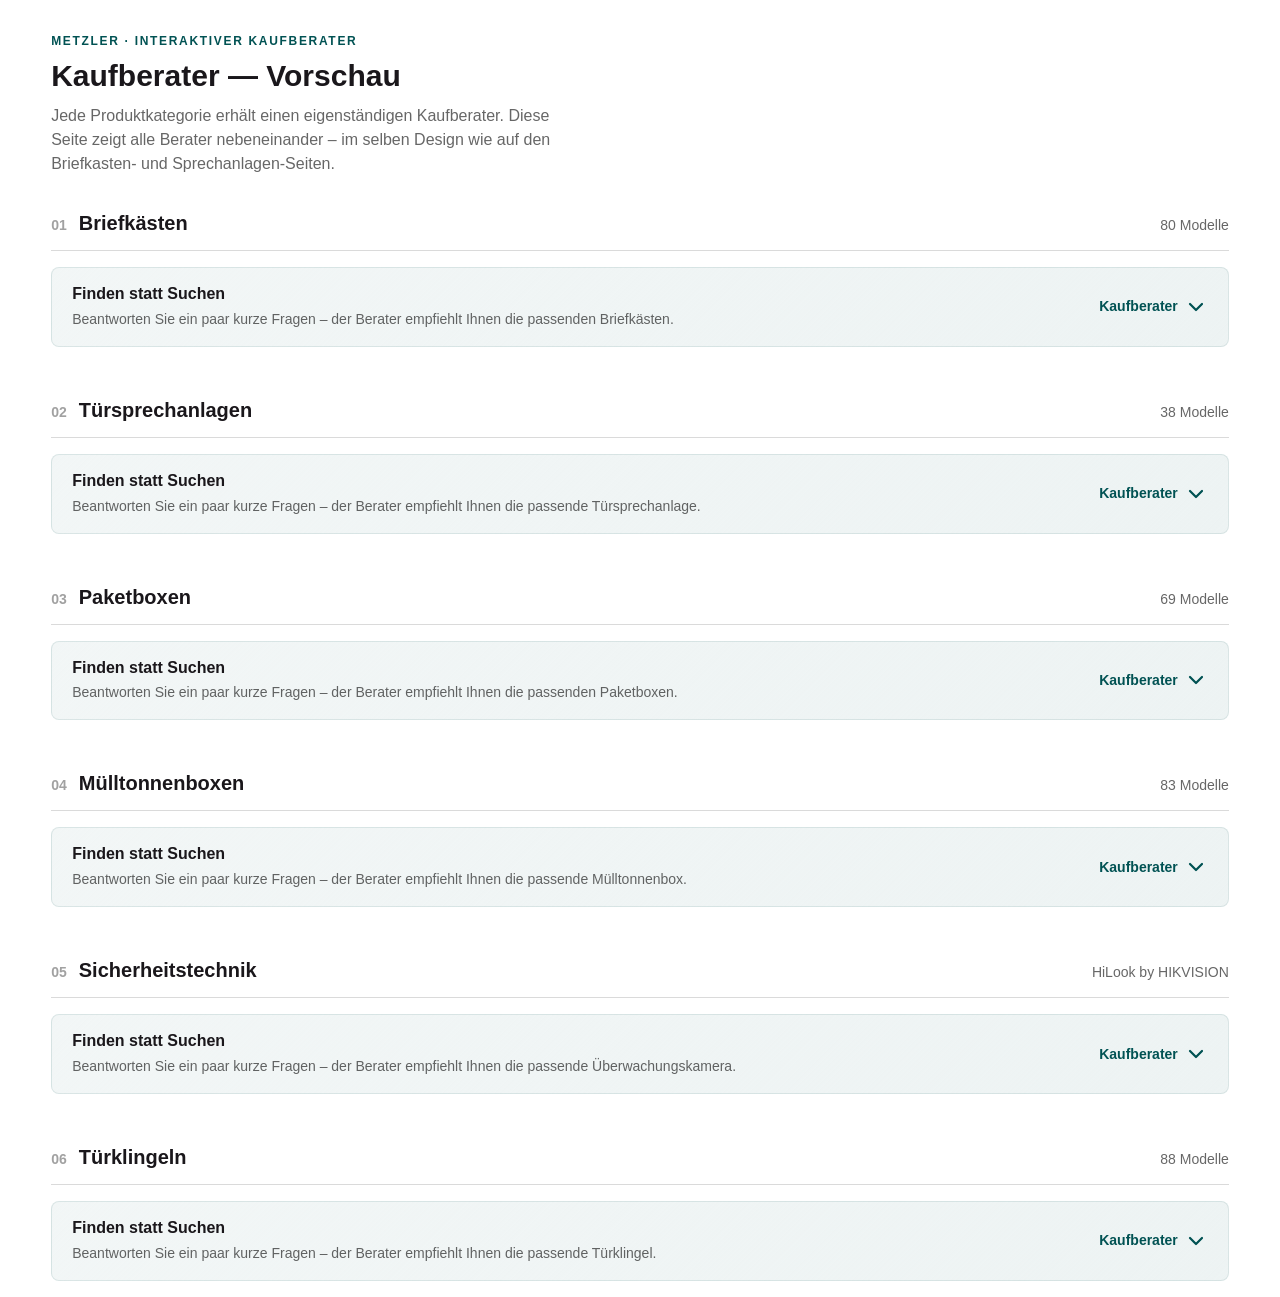
<file: plp/kaufberater.html>
<!DOCTYPE html>
<html lang="de">
<head>
<meta charset="UTF-8" />
<meta name="viewport" content="width=device-width, initial-scale=1" />
<!-- Prototype page carries no ?v= cache-bust; tell browsers not to cache the HTML so reviewers always get the latest advisor logic. -->
<meta http-equiv="Cache-Control" content="no-cache, no-store, must-revalidate" />
<meta http-equiv="Pragma" content="no-cache" />
<meta http-equiv="Expires" content="0" />
<title>Metzler Kaufberater — Vorschau</title>
<!-- Same design system as Briefkasten / Sprechanlage -->
<link rel="stylesheet" href="Home/styles-v2.css?v=9" />
<link rel="stylesheet" href="plp.css?v=261" />
<style>
  /* Showcase-only chrome (page head + category divider) + the size tooltip,
     all built from the SAME design-system tokens as plp.css. */
  .kb-head{ padding-top: var(--sp-8); }
  .kb-head__eyebrow{ margin:0 0 8px; font-size: var(--text-caption); font-weight:700; letter-spacing:.14em; text-transform:uppercase; color: var(--teal); }
  .kb-head__title{ margin:0; font-size: var(--text-h1); font-weight:700; line-height:1.2; color: var(--schwarz); }
  .kb-head__sub{ margin:10px 0 0; color: var(--ink-60); max-width:60ch; }

  .kb-cat__bar{ display:flex; align-items:baseline; gap: var(--sp-3); margin: var(--sp-8) 0 0; padding-bottom: var(--sp-3); border-bottom:1px solid var(--graphite-300); }
  .kb-cat__no{ font-size: var(--text-body-sm); font-weight:700; color: var(--graphite-500); }
  .kb-cat__title{ margin:0; font-size: var(--text-h3); font-weight:700; color: var(--schwarz); }
  .kb-cat__count{ margin-left:auto; font-size: var(--text-body-sm); color: var(--ink-60); }

  /* Size-guide tooltip — additive feature, themed with DS tokens. */
  .advisor__qrow{ display:flex; align-items:center; gap:8px; margin:0 0 var(--sp-4); }   /* restores the gap the DS .advisor__q margin gave before it was zeroed */
  .advisor__qrow .advisor__q{ margin:0; }
  .advisor__qhint{ margin:4px 0 0; font-size: var(--text-body-sm); color: var(--ink-60); }
  .advisor__q-wrap{ flex:0 1 auto; min-width:0; }   /* shrink-to-content so the ℹ️ sits right after the question, not pushed to the far edge */
  /* The info button + popover are styled by the premium tooltip rules in plp.css
     (accent-bar header, dot-led stacked dl, caret, layered shadow, pop-in) —
     do NOT redeclare them here, an inline copy would override that design.
     Only the size-guide footnote is page-specific: */
  .advisor__info-pop .note{ margin:12px 0 0; padding-top:10px; border-top:1px solid var(--graphite-100); color:var(--ink-60); font-size: var(--text-caption); line-height:1.5; }
</style>
  <meta name="robots" content="noindex, nofollow" />
</head>
<body class="plp">

<!-- ===== SVG ICON SPRITE (subset used by the advisor) ===== -->
<svg width="0" height="0" style="position:absolute" aria-hidden="true">
  <defs>
    <symbol id="i-chevron-right" viewBox="0 0 24 24" fill="none" stroke="currentColor" stroke-width="2.25" stroke-linecap="round" stroke-linejoin="round"><path d="M9 6l6 6-6 6"/></symbol>
    <symbol id="i-x" viewBox="0 0 24 24" fill="none" stroke="currentColor" stroke-width="2.2" stroke-linecap="round"><line x1="6" y1="6" x2="18" y2="18"/><line x1="6" y1="18" x2="18" y2="6"/></symbol>
  </defs>
</svg>

<div class="container kb-head">
  <p class="kb-head__eyebrow">Metzler · Interaktiver Kaufberater</p>
  <h1 class="kb-head__title">Kaufberater — Vorschau</h1>
  <p class="kb-head__sub">Jede Produktkategorie erhält einen eigenständigen Kaufberater. Diese Seite zeigt alle Berater nebeneinander – im selben Design wie auf den Briefkasten- und Sprechanlagen-Seiten.</p>
</div>

<!-- ════ Kaufberater 01 · Briefkästen ════ -->
<div class="container">
  <div class="kb-cat__bar">
    <span class="kb-cat__no">01</span>
    <h2 class="kb-cat__title">Briefkästen</h2>
    <span class="kb-cat__count">80 Modelle</span>
  </div>
</div>
<section class="advisor" data-ai="briefkasten" aria-label="Kaufberater Briefkästen">
  <div class="container">
    <button type="button" class="advisor__bar" data-ai-toggle aria-expanded="false">
      <span class="advisor__bar-txt">
        <span class="advisor__bar-head"><span class="advisor__bar-title">Finden statt Suchen</span></span>
        <span class="advisor__bar-sub">Beantworten Sie ein paar kurze Fragen – der Berater empfiehlt Ihnen die passenden Briefkästen.</span>
      </span>
      <span class="advisor__bar-cta">Kaufberater<svg viewBox="0 0 24 24" aria-hidden="true"><use href="#i-chevron-right"/></svg></span>
    </button>
    <div class="advisor__card">
      <button type="button" class="advisor__collapse" data-ai-toggle aria-label="Berater schließen"><svg viewBox="0 0 24 24" aria-hidden="true"><use href="#i-chevron-right"/></svg></button>
      <div class="advisor__quiz" data-ai-quiz></div>
      <div class="advisor__results" data-ai-results aria-live="polite" hidden></div>
    </div>
  </div>
</section>

<!-- ════ Kaufberater 02 · Türsprechanlagen ════ -->
<div class="container">
  <div class="kb-cat__bar">
    <span class="kb-cat__no">02</span>
    <h2 class="kb-cat__title">Türsprechanlagen</h2>
    <span class="kb-cat__count">38 Modelle</span>
  </div>
</div>
<section class="advisor" data-ai="sprechanlage" aria-label="Kaufberater Türsprechanlagen">
  <div class="container">
    <button type="button" class="advisor__bar" data-ai-toggle aria-expanded="false">
      <span class="advisor__bar-txt">
        <span class="advisor__bar-head"><span class="advisor__bar-title">Finden statt Suchen</span></span>
        <span class="advisor__bar-sub">Beantworten Sie ein paar kurze Fragen – der Berater empfiehlt Ihnen die passende Türsprechanlage.</span>
      </span>
      <span class="advisor__bar-cta">Kaufberater<svg viewBox="0 0 24 24" aria-hidden="true"><use href="#i-chevron-right"/></svg></span>
    </button>
    <div class="advisor__card">
      <button type="button" class="advisor__collapse" data-ai-toggle aria-label="Berater schließen"><svg viewBox="0 0 24 24" aria-hidden="true"><use href="#i-chevron-right"/></svg></button>
      <div class="advisor__quiz" data-ai-quiz></div>
      <div class="advisor__results" data-ai-results aria-live="polite" hidden></div>
    </div>
  </div>
</section>

<!-- ════ Kaufberater 03 · Paketboxen ════ -->
<div class="container">
  <div class="kb-cat__bar">
    <span class="kb-cat__no">03</span>
    <h2 class="kb-cat__title">Paketboxen</h2>
    <span class="kb-cat__count">69 Modelle</span>
  </div>
</div>
<section class="advisor" data-ai="paketboxen" aria-label="Kaufberater Paketboxen">
  <div class="container">
    <button type="button" class="advisor__bar" data-ai-toggle aria-expanded="false">
      <span class="advisor__bar-txt">
        <span class="advisor__bar-head"><span class="advisor__bar-title">Finden statt Suchen</span></span>
        <span class="advisor__bar-sub">Beantworten Sie ein paar kurze Fragen – der Berater empfiehlt Ihnen die passenden Paketboxen.</span>
      </span>
      <span class="advisor__bar-cta">Kaufberater<svg viewBox="0 0 24 24" aria-hidden="true"><use href="#i-chevron-right"/></svg></span>
    </button>
    <div class="advisor__card">
      <button type="button" class="advisor__collapse" data-ai-toggle aria-label="Berater schließen"><svg viewBox="0 0 24 24" aria-hidden="true"><use href="#i-chevron-right"/></svg></button>
      <div class="advisor__quiz" data-ai-quiz></div>
      <div class="advisor__results" data-ai-results aria-live="polite" hidden></div>
    </div>
  </div>
</section>

<!-- ════ Kaufberater 04 · Mülltonnenboxen ════ -->
<div class="container">
  <div class="kb-cat__bar">
    <span class="kb-cat__no">04</span>
    <h2 class="kb-cat__title">Mülltonnenboxen</h2>
    <span class="kb-cat__count">83 Modelle</span>
  </div>
</div>
<section class="advisor" data-ai="muelltonnenboxen" aria-label="Kaufberater Mülltonnenboxen">
  <div class="container">
    <button type="button" class="advisor__bar" data-ai-toggle aria-expanded="false">
      <span class="advisor__bar-txt">
        <span class="advisor__bar-head"><span class="advisor__bar-title">Finden statt Suchen</span></span>
        <span class="advisor__bar-sub">Beantworten Sie ein paar kurze Fragen – der Berater empfiehlt Ihnen die passende Mülltonnenbox.</span>
      </span>
      <span class="advisor__bar-cta">Kaufberater<svg viewBox="0 0 24 24" aria-hidden="true"><use href="#i-chevron-right"/></svg></span>
    </button>
    <div class="advisor__card">
      <button type="button" class="advisor__collapse" data-ai-toggle aria-label="Berater schließen"><svg viewBox="0 0 24 24" aria-hidden="true"><use href="#i-chevron-right"/></svg></button>
      <div class="advisor__quiz" data-ai-quiz></div>
      <div class="advisor__results" data-ai-results aria-live="polite" hidden></div>
    </div>
  </div>
</section>

<!-- ════ Kaufberater 05 · Sicherheitstechnik ════ -->
<div class="container">
  <div class="kb-cat__bar">
    <span class="kb-cat__no">05</span>
    <h2 class="kb-cat__title">Sicherheitstechnik</h2>
    <span class="kb-cat__count">HiLook by HIKVISION</span>
  </div>
</div>
<section class="advisor" data-ai="sicherheitstechnik" aria-label="Kaufberater Sicherheitstechnik">
  <div class="container">
    <button type="button" class="advisor__bar" data-ai-toggle aria-expanded="false">
      <span class="advisor__bar-txt">
        <span class="advisor__bar-head"><span class="advisor__bar-title">Finden statt Suchen</span></span>
        <span class="advisor__bar-sub">Beantworten Sie ein paar kurze Fragen – der Berater empfiehlt Ihnen die passende Überwachungskamera.</span>
      </span>
      <span class="advisor__bar-cta">Kaufberater<svg viewBox="0 0 24 24" aria-hidden="true"><use href="#i-chevron-right"/></svg></span>
    </button>
    <div class="advisor__card">
      <button type="button" class="advisor__collapse" data-ai-toggle aria-label="Berater schließen"><svg viewBox="0 0 24 24" aria-hidden="true"><use href="#i-chevron-right"/></svg></button>
      <div class="advisor__quiz" data-ai-quiz></div>
      <div class="advisor__results" data-ai-results aria-live="polite" hidden></div>
    </div>
  </div>
</section>

<!-- ════ Kaufberater 06 · Türklingeln ════ -->
<div class="container">
  <div class="kb-cat__bar">
    <span class="kb-cat__no">06</span>
    <h2 class="kb-cat__title">Türklingeln</h2>
    <span class="kb-cat__count">88 Modelle</span>
  </div>
</div>
<section class="advisor" data-ai="tuerklingel" aria-label="Kaufberater Türklingeln">
  <div class="container">
    <button type="button" class="advisor__bar" data-ai-toggle aria-expanded="false">
      <span class="advisor__bar-txt">
        <span class="advisor__bar-head"><span class="advisor__bar-title">Finden statt Suchen</span></span>
        <span class="advisor__bar-sub">Beantworten Sie ein paar kurze Fragen – der Berater empfiehlt Ihnen die passende Türklingel.</span>
      </span>
      <span class="advisor__bar-cta">Kaufberater<svg viewBox="0 0 24 24" aria-hidden="true"><use href="#i-chevron-right"/></svg></span>
    </button>
    <div class="advisor__card">
      <button type="button" class="advisor__collapse" data-ai-toggle aria-label="Berater schließen"><svg viewBox="0 0 24 24" aria-hidden="true"><use href="#i-chevron-right"/></svg></button>
      <div class="advisor__quiz" data-ai-quiz></div>
      <div class="advisor__results" data-ai-results aria-live="polite" hidden></div>
    </div>
  </div>
</section>

<script>
(function(){
  "use strict";

  /* Swatches reused across categories */
  const SW_KLASSISCH = "linear-gradient(135deg,#1A171B,#383E42 38%,#B9BCC0 70%,#FFFFFF)";
  const SW_EDELSTAHL = "linear-gradient(135deg,#e9ebee,#a7adb4 55%,#d6d9dd)";
  const SW_HOLZ      = "linear-gradient(135deg,#b07b46,#7a5230)";
  /* Mülltonnenbox looks: the smooth classic line comes in Anthrazit / Graualuminium /
     Eisenglimmer only (Weiß & Beige exist solely as Rauputz on the live shop). */
  const SW_MTB_KLASSISCH = "linear-gradient(135deg,#1A171B,#383E42 45%,#8E9296 75%,#B9BCC0)";
  const SW_RAUPUTZ = "linear-gradient(135deg,#F4F1EA,#E4DECF 45%,#D9D9D6)";
  const SW_DESIGN  = "repeating-linear-gradient(90deg,#383E42 0 7px,#2A2F33 7px 10px)";

  /* Colorset match helper: product field `field` ∈ option's colors[] → 1, else 0.15 */
  const colorsetMatch = field => (p, v, s) => {
    const o = s.opts.find(o => o.v === v);
    const set = (o && o.colors) || [v];
    return set.includes(p[field]) ? 1 : 0.15;
  };

  const SW_CONIC = "conic-gradient(from 90deg,#e53935,#fb8c00,#fdd835,#43a047,#1e88e5,#8e24aa,#e53935)";
  /* Per-option predicate match for the ported Briefkasten/Sprechanlage flows:
     each option carries sat(product); chosen option satisfied → 1, else small partial. */
  const satMatch = (p, v, s) => { const o = s.opts.find(o => String(o.v) === String(v)); return (o && o.sat && o.sat(p)) ? 1 : 0.2; };

  /* Option availability — live-shop parity (edelstahl-tuerklingel.de research):
     an option is offered only while ≥1 product consistent with the answers to
     all EARLIER steps satisfies it. Zero-result options disappear (never greyed
     out) and a step left with ≤1 real option is skipped by activeSteps().
     catPool(cat, a, uptoKey) = products matching every sat-mapped answer before
     that step (multi steps OR within, AND across); falls back to the full
     catalogue so the quiz never strands an empty step. Options without `sat`
     (neutral / "egal" / preference-only) are never gated. */
  function catPool(cat, a, uptoKey) {
    const steps = CATS[cat].steps;
    const upto = steps.findIndex(s => s.key === uptoKey);
    const set = CATS[cat].products.filter(p =>
      steps.slice(0, upto < 0 ? steps.length : upto).every(s => {
        const v = a[s.key];
        if (v == null) return true;
        if (s.type === "multi") {
          const chosen = [...v].map(k => s.opts.find(o => o.v === k)).filter(o => o && o.sat);
          return !chosen.length || chosen.some(o => o.sat(p));
        }
        const o = s.opts.find(x => String(x.v) === String(v));
        return !(o && o.sat && !o.sat(p));
      }));
    return set.length ? set : CATS[cat].products;
  }
  function catAvail(cat, a, stepKey, optV) {
    const st = CATS[cat].steps.find(s => s.key === stepKey);
    const o = st.opts.find(x => x.v === optV);
    return !o.sat || catPool(cat, a, stepKey).some(o.sat);
  }
  /* Progressive AND-gating for multi-select steps: an option stays offered only
     while a product consistent with the earlier answers carries EVERY value already
     ticked in this group PLUS the candidate. So the shopper can only build feature
     combinations a real product fully satisfies (incompatible ones vanish, same rule
     as the single steps), and the best match always has all selected features. */
  function catMultiAvail(cat, a, stepKey, optV) {
    const st = CATS[cat].steps.find(s => s.key === stepKey);
    const cand = st.opts.find(o => o.v === optV);
    const others = [...(a[stepKey] || [])].filter(v => v !== optV)
      .map(v => st.opts.find(o => o.v === v)).filter(o => o && o.sat);
    return catPool(cat, a, stepKey).some(p => (!cand.sat || cand.sat(p)) && others.every(o => o.sat(p)));
  }
  const bkAvail = (a, stepKey, optV) => catAvail("briefkasten", a, stepKey, optV);
  const pbAvail = (a, stepKey, optV) => catAvail("paketboxen", a, stepKey, optV);
  const spAvail = (a, stepKey, optV) => catAvail("sprechanlage", a, stepKey, optV);
  const mtbAvail = (a, stepKey, optV) => catAvail("muelltonnenboxen", a, stepKey, optV);
  const stAvail = (a, stepKey, optV) => catAvail("sicherheitstechnik", a, stepKey, optV);
  const tkAvail = (a, stepKey, optV) => catAvail("tuerklingel", a, stepKey, optV);
  const spMulti = (a, stepKey, optV) => catMultiAvail("sprechanlage", a, stepKey, optV);

  /* ──────────────────────────────────────────────────────────────
     Category configs. Add a category = add an entry here + an
     <section class="advisor" data-ai="<key>"> block above. Each step:
       { key, type:'single'|'multi', q, hint?, info?, opts:[{v,label,sub?,sw?,colors?,exclusive?,chip?}],
         when?(answers), match?(product, value, step) -> 0..1 }
     Default scoring = exact match product[step.key] === value.
     ────────────────────────────────────────────────────────────── */
  const SIZE_TOOLTIP =
    '<h4>Größenratgeber</h4>'+
    '<dl><dt>S</dt><dd>DHL Päckchen S · bis 35 × 25 × 10 cm</dd>'+
    '<dt>M</dt><dd>DHL Päckchen M · bis 37,5 × 13,5 × 30 cm</dd>'+
    '<dt>XL</dt><dd>Großpaket · mehrere / sperrige Sendungen</dd></dl>'+
    '<p class="note">Maße = max. Paketgröße im Innenraum (B × H × T). Mehrere kleine Pakete passen entsprechend übereinander.</p>';

  const CATS = {
    briefkasten: {
      img: "Product%20Image/einfamilien-briefkasten.png",
      steps: [
        { key:"wohnsituation", type:"single", match:satMatch,
          q:"Für welche Wohnsituation suchen Sie einen Briefkasten?",
          opts:[ {v:"ef",label:"Einfamilienhaus",sub:"für einen Haushalt",chip:"Einfamilienhaus",sat:p=>p.faecher==="1"}, {v:"zf",label:"Zweifamilienhaus",sub:"für zwei Haushalte",chip:"Zweifamilienhaus",sat:p=>p.faecher==="2"}, {v:"mf",label:"Mehrfamilienhaus",sub:"für mehrere Parteien",chip:"Mehrfamilienhaus",sat:p=>p.faecher==="3"} ] },
        /* Montage options are dataset-gated (bkAvail): Zweifamilien keeps Wand (Duo)
           + Stand, Mehrfamilien keeps Stand (Trias) + Unterputz (Quartett) — mirrors
           the live shop where multi-family anlagen genuinely split freistehend vs
           Unterputz. Only "Am Zaun" stays curated to single-family. */
        { key:"montage", type:"single", match:satMatch,
          info:'<h4>Montagearten</h4><dl><dt>An der Hauswand</dt><dd>aufgeschraubt – die häufigste und einfachste Lösung</dd><dt>Freistehend</dt><dd>mit Standfuß, unabhängig von einer Wand (z. B. an der Grundstücksgrenze)</dd><dt>Unterputz</dt><dd>flächenbündig in die Wand eingelassen, Entnahme wie üblich von vorne</dd><dt>Mauerdurchwurf</dt><dd>durch die Wand geführt: Einwurf außen, Post bequem von innen im Haus entnehmen</dd></dl>', infoLabel:'Montagearten erklärt',
          q:"Wo möchten Sie Ihren Briefkasten anbringen?",
          opts:[ {v:"wand",label:"An der Hauswand",sub:"klassische Wandmontage",chip:"Wandmontage",sat:p=>p.montage==="wand",when:a=>bkAvail(a,"montage","wand")}, {v:"stand",label:"Freistehend mit Standfuß",sub:"z. B. am Weg oder in der Einfahrt",chip:"Standmontage",sat:p=>p.montage==="stand",when:a=>bkAvail(a,"montage","stand")}, {v:"zaun",label:"Am Zaun",sub:"als Zaunbriefkasten",chip:"Zaunmontage",sat:p=>p.montage==="stand",when:a=>a.wohnsituation!=="zf"&&a.wohnsituation!=="mf"&&bkAvail(a,"montage","zaun")}, {v:"unterputz",label:"Unterputz – bündig in der Wand",sub:"flächenbündig eingelassen, Entnahme von vorne",chip:"Unterputz",sat:p=>p.montage==="unterputz",when:a=>bkAvail(a,"montage","unterputz")}, {v:"durchwurf",label:"Mauerdurchwurf",sub:"Einwurf außen, Post bequem von innen entnehmen",chip:"Mauerdurchwurf",sat:p=>p.montage==="durchwurf",when:a=>bkAvail(a,"montage","durchwurf")} ] },
        /* Paketfach/Zeitungsfach are dataset-gated: Mehrfamilien keeps "Auch Pakete"
           (Trias/Quartett anlagen have one) but loses "Zeitungen & Post"; after
           Unterputz the step collapses and auto-skips — like the live shop's facets.
           "Nur Briefkasten" is valid everywhere (the live shop sells zf models ohne
           Zeitungsfach, e.g. BK212). */
        { key:"postaufkommen", type:"multi",
          q:"Was soll neben Briefpost noch hineinpassen?",
          opts:[ {v:"paket",label:"Auch Pakete",sub:"sicheres Paketfach für DHL, Hermes & Co.",chip:"Paketfach",sat:p=>!!p.paket,when:a=>bkAvail(a,"postaufkommen","paket")}, {v:"zeitung",label:"Zeitungen & Post",sub:"mit integriertem Zeitungsfach, beidseitig befüllbar",chip:"Zeitungsfach",sat:p=>p.zeitung==="integriert",when:a=>bkAvail(a,"postaufkommen","zeitung")}, {v:"nur",label:"Nur Briefkasten",sub:"reine Briefpost – kein Extra-Fach nötig",chip:"Nur Briefkasten",exclusive:true} ],
          match:(p,set)=>{ const need=[...set].filter(k=>k==="paket"||k==="zeitung"); if(!need.length) return 0.5; const ok=need.filter(k=> k==="paket" ? !!p.paket : p.zeitung==="integriert").length; return ok/need.length; } },
        /* Every Zusatz is dataset-gated (live-shop "intercom facets only where such
           products exist"): Klingel options survive for Zwei-/Mehrfamilien via the
           anlagen (VDM10/Trias/Quartett); Sichtfenster & Blumenkasten drop out there
           automatically because only 1er models carry them. */
        { key:"zusatz", type:"single", match:satMatch,
          q:"Welche Zusatzfunktion wünschen Sie sich?",
          opts:[ {v:"klingel",label:"Funkklingel",sub:"kabellos und einfach nachrüstbar",chip:"Funkklingel",sat:p=>!!p.klingel,when:a=>bkAvail(a,"zusatz","klingel")}, {v:"klingel-sprech",label:"Klingel mit Sprechanlage",sub:"sehen und sprechen, wer vor der Tür steht",chip:"Klingel & Sprechanlage",sat:p=>!!p.klingel&&!!p.sprech,when:a=>bkAvail(a,"zusatz","klingel-sprech")}, {v:"sichtfenster",label:"Sichtfenster",sub:"Ihren Posteingang auf einen Blick erkennen",chip:"Sichtfenster",sat:p=>p.material==="acrylglas",when:a=>bkAvail(a,"zusatz","sichtfenster")}, {v:"blumenkasten",label:"Mit Blumenkasten",sub:"integrierter Pflanzkasten als Blickfang",chip:"Blumenkasten",sat:p=>!!p.blumenkasten,when:a=>bkAvail(a,"zusatz","blumenkasten")}, {v:"keine",label:"Keine Zusatzfunktion",sub:"ein reiner Briefkasten",neutral:true} ] },
        /* Öffnungsrichtung — Aufputz (Wandmontage) only: both options require montage==="wand",
           so Stand/Unterputz/Mauerdurchwurf skip the step. "Von der Seite" is offered only on
           the few wall-mount models flagged seitentuer, never on Klingel/Sprechanlage boxes —
           so choosing a bell gates it out (and if only "Von oben" remains the step auto-skips). */
        { key:"tuerrichtung", type:"single", match:satMatch,
          info:'<h4>Öffnungsrichtung</h4><dl><dt>Von oben</dt><dd>die Klappe öffnet nach unten – die klassische Bauform</dd><dt>Von der Seite</dt><dd>seitlich angeschlagene Tür; nicht mit Klingel/Sprechanlage kombinierbar</dd></dl>', infoLabel:'Öffnungsrichtung erklärt',
          q:"Wie soll sich die Klappe öffnen?",
          opts:[ {v:"oben",label:"Von oben",sub:"Klappe öffnet nach unten",chip:"Klappe oben",sat:p=>p.montage==="wand",when:a=>bkAvail(a,"tuerrichtung","oben")}, {v:"seite",label:"Von der Seite",sub:"seitlich angeschlagene Tür",chip:"Tür seitlich",sat:p=>p.montage==="wand"&&!!p.seitentuer,when:a=>bkAvail(a,"tuerrichtung","seite")} ] },
        /* V4A is dataset-gated too: with no rust-free model consistent with the
           answers (e.g. Mehrfamilien anlagen), only the neutral option remains and
           the step auto-skips — no dead-end answers. */
        { key:"witterung", type:"single", match:satMatch, when:a=>a.montage!=="durchwurf",   /* Mauerdurchwurf sitzt geschützt in der Wand → Witterungsfrage entfällt */
          q:"Wie stark ist der Standort der Witterung ausgesetzt?",
          opts:[ {v:"geschuetzt",label:"Übliche, geschützte Lage",sub:"pulverbeschichteter Stahl genügt",neutral:true}, {v:"exponiert",label:"Rau, exponiert oder in Küstennähe",sub:"mit rostfreien V4A-Edelstahlleisten, salzwasserfest",chip:"V4A-Edelstahl",sat:p=>p.material==="edelstahl",when:a=>bkAvail(a,"witterung","exponiert")} ] },
        { key:"optik", type:"single", match:satMatch,
          q:"Welche Optik passt zu Ihrem Zuhause?",
          opts:[ {v:"klassisch",label:"Klassische Farbe",sub:"z. B. Anthrazit, Schwarz, Weiß oder Grau",sw:SW_KLASSISCH,chip:"Klassische Farbe",sat:p=>["anthrazit","braun","schwarz","eisenglimmer","weiss","grau"].some(c=>p.colors.includes(c)),when:a=>bkAvail(a,"optik","klassisch")}, {v:"edelstahl",label:"Edelstahl-Optik",sub:"gebürstete Edelstahl-Elemente, zeitlos",sw:SW_EDELSTAHL,chip:"Edelstahl-Optik",sat:p=>p.material==="edelstahl"||(p.colors||[]).includes("edelstahl"),when:a=>a.tuerrichtung!=="seite"&&bkAvail(a,"optik","edelstahl")}, {v:"holz",label:"Natürliche Holzoptik",sub:"Eiche oder Lärche",sw:SW_HOLZ,chip:"Holzoptik",sat:p=>p.material==="holz",when:a=>a.tuerrichtung!=="seite"&&bkAvail(a,"optik","holz")}, {v:"wunsch",label:"Wunschfarbe",sub:"individuell nach RAL",sw:SW_CONIC,chip:"Wunschfarbe",sat:p=>p.colors.includes("wunschfarbe"),when:a=>a.tuerrichtung!=="seite"&&bkAvail(a,"optik","wunsch")} ] },
        { key:"beschriftung", type:"single", match:satMatch,
          q:"Wie möchten Sie Ihren Briefkasten beschriften?",
          opts:[ {v:"laser",label:"Lasergraviertes Namensschild",sub:"jederzeit wechselbar",chip:"Lasergravur",noScore:true}, {v:"wechsel",label:"Namensschild mit Papiereinleger",sub:"jederzeit wechselbar",chip:"Papiereinleger",noScore:true}, {v:"edelstahl-schild",label:"Edelstahl-Namensschild",sub:"hochwertig graviert",chip:"Edelstahl-Schild",noScore:true}, {v:"ohne",label:"Ohne Beschriftung",sub:"neutral",neutral:true} ] },
      ],
      products: [
        {name:"Briefkasten aus hochwertigem Stahl | Siebert", price:89.99, reviews:657, faecher:"1", montage:"wand", zeitung:"integriert", material:"stahl", colors:["anthrazit","weiss","grau","schwarz"], seitentuer:true},
        {name:"Briefkasten mit austauschbarem Namensschild | Ebenhard", price:89.99, reviews:219, faecher:"1", montage:"wand", zeitung:"integriert", material:"stahl", colors:["anthrazit","weiss","grau"]},
        {name:"Briefkasten mit gebürsteter V2A-Edelstahl-Front | Ebenhard", price:119, reviews:64, faecher:"1", montage:"wand", zeitung:"integriert", material:"edelstahl", colors:["anthrazit","weiss","grau","eisenglimmer","schwarz","edelstahl","wunschfarbe"]},
        {name:"Briefkasten mit Lasergravur | Hermann", price:99.99, reviews:142, faecher:"1", montage:"wand", zeitung:"integriert", material:"stahl", colors:["anthrazit","weiss","grau","eisenglimmer"], seitentuer:true},
        {name:"Briefkasten aus Edelstahl | personalisiert | Moris", price:149, reviews:25, faecher:"1", montage:"wand", zeitung:"optional", material:"edelstahl", colors:["edelstahl","anthrazit","weiss","wunschfarbe"], paket:true},
        {name:"Standbriefkasten mit Zeitungsfach | Lessing", price:199, reviews:38, faecher:"1", montage:"stand", zeitung:"integriert", material:"stahl", colors:["anthrazit","eisenglimmer","schwarz"], paket:true},
        {name:"Briefkasten Design | Modell G | Gienger", price:99.99, reviews:31, faecher:"1", montage:"wand", zeitung:"ohne", material:"stahl", colors:["anthrazit","weiss","grau"]},
        {name:"Durchwurf-Briefkasten | Mauerdurchwurf | Schneider", price:120, reviews:2, faecher:"1", montage:"durchwurf", zeitung:"ohne", material:"edelstahl", colors:["anthrazit","edelstahl"]},
        {name:"Briefkasten Anthrazit RAL 7016 | Lepo 2", price:149, reviews:64, faecher:"1", montage:"wand", zeitung:"integriert", material:"stahl", colors:["anthrazit","schwarz","wunschfarbe"], seitentuer:true},
        {name:"Zaunbriefkasten | personalisiert mit Gravur", price:149, reviews:18, faecher:"1", montage:"stand", zeitung:"optional", material:"stahl", colors:["anthrazit","weiss","eisenglimmer"]},
        {name:"Briefkasten mit Blumenkasten | personalisiert | Flora", price:159, reviews:12, faecher:"1", montage:"wand", zeitung:"integriert", material:"stahl", colors:["anthrazit","weiss","braun","wunschfarbe"], blumenkasten:true},
        {name:"Unterputz-Briefkasten aus Edelstahl | Castor", price:179, reviews:21, faecher:"1", montage:"unterputz", zeitung:"optional", material:"edelstahl", colors:["edelstahl","anthrazit"]},
        {name:"Mehrfamilien-Briefkastenanlage | 3 Parteien | Trias", price:349, reviews:9, faecher:"3", montage:"stand", zeitung:"ohne", material:"stahl", colors:["anthrazit","grau","eisenglimmer"], paket:true, klingel:true, sprech:true},
        {name:"Edelstahl Standbriefkasten Mehrfamilienhaus | Stahlkorpus & gebürstete Edelstahl-Front | Hoffmann", price:359, reviews:11, faecher:"2", montage:"stand", zeitung:"integriert", material:"stahl", colors:["anthrazit","edelstahl","eisenglimmer","grau","schwarz","weiss"]},
        {name:"Standbriefkasten mit Video-Türsprechanlage für Zweifamilienhaus | VDM10 | Anthrazit RAL 7016", price:1351.50, reviews:3, faecher:"2", montage:"stand", zeitung:"integriert", material:"stahl", colors:["anthrazit","weiss","grau","schwarz","eisenglimmer"], klingel:true, sprech:true},
        {name:"Briefkasten mit Klingel & Sprechanlage | Vossberg", price:299, reviews:27, faecher:"1", montage:"wand", zeitung:"integriert", material:"stahl", colors:["anthrazit","eisenglimmer"], paket:true, klingel:true, sprech:true},
        {name:"Doppel-Briefkasten | 2 Parteien | Duo", price:229, reviews:15, faecher:"2", montage:"wand", zeitung:"integriert", material:"stahl", colors:["anthrazit","weiss","grau"]},
        /* Zweifamilien depth (live /briefkasten-zweifamilienhaus__2 = 17 Artikel): wall-mount
           ohne Zeitungsfach, Sichtfenster (Acrylglas) and V4A-Edelstahl all exist for 2 Fächer. */
        {name:"Zweifach Briefkasten | austauschbare Namensschilder | BK212 vertikal", price:179, reviews:17, faecher:"2", montage:"wand", zeitung:"ohne", material:"stahl", colors:["anthrazit"]},
        {name:"Standbriefkasten Mehrfamilienhaus mit Sichtfenster | Cube", price:289, reviews:2, faecher:"2", montage:"stand", zeitung:"integriert", material:"acrylglas", colors:["anthrazit"]},
        {name:"Edelstahl Standbriefkasten Mehrfamilienhaus | Stencil", price:299, reviews:1, faecher:"2", montage:"stand", zeitung:"integriert", material:"edelstahl", colors:["anthrazit","edelstahl"]},
        {name:"Briefkasten mit Acrylglas-Front | Klar", price:139, reviews:8, faecher:"1", montage:"wand", zeitung:"ohne", material:"acrylglas", colors:["schwarz","anthrazit"]},
        {name:"Briefkasten Holzoptik Eiche | personalisiert mit Gravur | Anton 2", price:99.99, reviews:20, faecher:"1", montage:"wand", zeitung:"integriert", material:"holz", colors:["anthrazit","braun"]},
        {name:"Edelstahl-Briefkasten V4A | Küste | Nordkap", price:219, reviews:11, faecher:"1", montage:"stand", zeitung:"integriert", material:"edelstahl", colors:["edelstahl"], paket:true},
        {name:"Kompakt-Briefkasten ohne Gravur | Basic", price:69.99, reviews:96, faecher:"1", montage:"wand", zeitung:"ohne", material:"stahl", colors:["weiss","anthrazit","grau","schwarz","wunschfarbe"]},
        {name:"Briefkastenanlage | 4 Parteien | Quartett", price:459, reviews:6, faecher:"3", montage:"unterputz", zeitung:"ohne", material:"stahl", colors:["anthrazit","grau","schwarz","eisenglimmer"], paket:true, klingel:true},
      ],
    },

    sprechanlage: {
      img: "Product%20Image/Sprechanlage/video-station.png",
      steps: [
        { key:"verwendung", type:"single", match:satMatch,
          q:"Für welche Wohnsituation suchen Sie eine Sprechanlage?",
          opts:[ {v:"einfamilien",label:"Einfamilienhaus",sub:"ein Haushalt, eine Klingeltaste",chip:"Einfamilienhaus",sat:p=>p.verwendung==="einfamilien"||p.verwendung==="flexibel"}, {v:"mehrfamilien",label:"Mehrfamilienhaus",sub:"mehrere Parteien & Klingeltasten",chip:"Mehrfamilienhaus",sat:p=>p.verwendung==="mehrfamilien"||p.verwendung==="flexibel"}, {v:"flexibel",label:"Flexible Großanlage",sub:"flexibel von 1–500 Tasten",chip:"Großanlage",sat:p=>p.verwendung==="flexibel"} ] },
        /* Exact Klingeltaster counts (live drill /tuersprechanlagen p1+p2): Video-IP
           (Colson) 1–7, Audio (Kai) 1–6, BUS (Maxior) 1–3, Fingerprint (Niko) 1–3.
           taster:"flex" = flexible Großanlagen (1–500) — they satisfy EVERY count, so
           they always stay in the pool; later steps hide/unhide off the chosen count
           automatically (BUS vanishes ab 4, Audio ab 7, Fingerprint ab 4). */
        { key:"taster", type:"single", when:a=>a.verwendung==="mehrfamilien",
          q:"Wie viele Klingeltaster benötigen Sie?",
          opts:[ {v:2,label:"2 Taster",sub:"für 2 Parteien",chip:"2 Klingeltaster",sat:p=>p.taster===2||p.taster==="flex",when:a=>spAvail(a,"taster",2)}, {v:3,label:"3 Taster",sub:"für 3 Parteien",chip:"3 Klingeltaster",sat:p=>p.taster===3||p.taster==="flex",when:a=>spAvail(a,"taster",3)}, {v:4,label:"4 Taster",sub:"für 4 Parteien",chip:"4 Klingeltaster",sat:p=>p.taster===4||p.taster==="flex",when:a=>spAvail(a,"taster",4)}, {v:5,label:"5 Taster",sub:"für 5 Parteien",chip:"5 Klingeltaster",sat:p=>p.taster===5||p.taster==="flex",when:a=>spAvail(a,"taster",5)}, {v:6,label:"6 Taster",sub:"für 6 Parteien",chip:"6 Klingeltaster",sat:p=>p.taster===6||p.taster==="flex",when:a=>spAvail(a,"taster",6)}, {v:7,label:"7 Taster",sub:"für 7 Parteien",chip:"7 Klingeltaster",sat:p=>p.taster===7||p.taster==="flex",when:a=>spAvail(a,"taster",7)} ],
          match:(p,v)=>p.taster===v?1:(p.taster==="flex"?0.7:(Math.abs((p.taster||0)-v)===1?0.4:0.1)) },
        /* Live-shop parity (edelstahl-tuerklingel.de/tuersprechanlagen): facet
           options are dataset-gated via spAvail — no Audio-Großanlage exists, so
           "Audio-only" vanishes for Flexibel (step auto-skips); the BUS line stops
           at Video-Ein-/Mehrfamilien, so "BUS-System" vanishes for Großanlagen and
           Audio. Zero-result options disappear, never greyed out. */
        { key:"type", type:"single", match:satMatch,
          q:"Möchten Sie sehen, wer vor der Tür steht?",
          opts:[ {v:"video",label:"Mit Kamera (Video)",sub:"Live-HD-Bild der Besucher",chip:"Video",sat:p=>p.type==="video",when:a=>spAvail(a,"type","video")}, {v:"audio",label:"Audio-only",sub:"nur sprechen, ohne Kamera",chip:"Audio",sat:p=>p.type==="audio",when:a=>spAvail(a,"type","audio")} ] },
        { key:"system", type:"single", match:satMatch,
          q:"Planen Sie einen Neubau oder eine Modernisierung?",
          opts:[ {v:"ip",label:"Neubau und Neuverkabelung",sub:"Ideal für Neubauten – LAN- oder 2-Draht-Sternverkabelung · IP-System",chip:"IP-System",sat:p=>p.system==="ip",when:a=>spAvail(a,"system","ip")}, {v:"bus",label:"Modernisierung und bestehende Verkabelung",sub:"Perfekt zum Modernisieren – nutzt die vorhandene 2-Draht-Leitung · BUS-System",chip:"2-Draht-BUS",sat:p=>p.system==="bus",when:a=>spAvail(a,"system","bus")}, {v:"weiss",label:"Weiß ich nicht",sub:"wir empfehlen passende Modelle für beide Systeme",neutral:true,when:a=>spAvail(a,"system","ip")&&spAvail(a,"system","bus")} ] },
        /* Step-level rule straight from the live shop: the BUS-Serie and Audio
           categories carry no "Türöffner Bedienung" facet at all → the whole
           Zutritt step disappears for them. Within the step the methods AND-gate
           progressively (spMulti): each option stays only while a product offers all
           already-ticked methods plus that one — incompatible combos vanish, so the
           recommendation always has every selected Zutrittsart. */
        { key:"tuer", type:"multi", when:a=>a.system!=="bus"&&a.type!=="audio",
          q:"Wie möchten Sie Zutritt gewähren?", hint:"Mehrfachauswahl möglich.",
          opts:[ {v:"fingerprint",label:"Fingerabdrucksensor",sub:"schlüsselloser Zutritt",chip:"Fingerprint",sat:p=>p.tuer.includes("fingerprint"),when:a=>spMulti(a,"tuer","fingerprint")}, {v:"rfid",label:"RFID-Chip",sub:"Transponder oder Karte",chip:"RFID",sat:p=>p.tuer.includes("rfid"),when:a=>spMulti(a,"tuer","rfid")}, {v:"gesicht",label:"Gesichtserkennung",sub:"Tür öffnet beim Erkennen",chip:"Gesichtserkennung",sat:p=>p.tuer.includes("gesicht"),when:a=>spMulti(a,"tuer","gesicht")}, {v:"pin",label:"PIN-Code",sub:"Zahlencode am Tastenfeld",chip:"PIN-Code",sat:p=>p.tuer.includes("pin"),when:a=>spMulti(a,"tuer","pin")}, {v:"qr",label:"QR-Code",sub:"Zutritt per QR-Scan",chip:"QR-Code",sat:p=>p.tuer.includes("qr"),when:a=>spMulti(a,"tuer","qr")}, {v:"keine",label:"Keine Zutrittsfunktion",sub:"nur klingeln und sprechen",chip:"Ohne Zutrittsfunktion",exclusive:true} ],
          match:(p,set)=>{ const need=[...set].filter(k=>k!=="keine"); if(!need.length) return 0.5; return need.filter(k=>p.tuer.includes(k)).length/need.length; } },
        { key:"namensschild", type:"single", match:satMatch, when:a=>a.system!=="bus"&&new Set(catPool("sprechanlage",a,"namensschild").map(p=>p.ns)).size>1,   /* skip unless the pool holds ≥2 distinct Namensschild-Typen — otherwise the only real option + ungated "Egal" is a dead step (e.g. Einfamilien/Fingerprint = Lasergravur only). BUS is austauschbar-only → also skipped. */
          q:"Welches Namensschild bevorzugen Sie?",
          opts:[ {v:"gravur",label:"Lasergraviertes Namensschild",sub:"jederzeit wechselbar",chip:"Lasergravur",sat:p=>p.ns==="gravur",when:a=>a.verwendung!=="flexibel"&&spAvail(a,"namensschild","gravur")}, {v:"wechsel",label:"Namensschild mit Papiereinleger",sub:"jederzeit wechselbar",chip:"Papiereinleger",sat:p=>p.ns==="wechsel",when:a=>spAvail(a,"namensschild","wechsel")}, {v:"display",label:"Digitales Namensschild",sub:"editierbar",chip:"Digitales Schild",sat:p=>p.ns==="display",when:a=>spAvail(a,"namensschild","display")}, {v:"display-hn",label:"Digitales Namensschild + Hausnummer",sub:"editierbar, mit beleuchteter Hausnummer",chip:"Digital + Hausnummer",sat:p=>p.ns==="display-hn",when:a=>spAvail(a,"namensschild","display-hn")}, {v:"egal",label:"Egal",sub:"keine Präferenz",neutral:true} ] },
        { key:"kombi", type:"single", match:satMatch,
          q:"Soll die Anlage mit einem Briefkasten kombiniert sein?",
          opts:[ {v:"nur",label:"Nur Türstation",sub:"klassische Außenstation",neutral:true}, {v:"briefkasten",label:"Mit Briefkasten & Paketbox",sub:"integrierte Brief-/Paketbox",chip:"Mit Briefkasten",sat:p=>!!p.kombi,when:a=>spAvail(a,"kombi","briefkasten")} ] },
        { key:"optik", type:"single", match:satMatch, when:a=>a.system!=="bus"&&catPool("sprechanlage",a,"optik").length>1,   /* skip when only one product remains — Optik is a per-product config (Klassisch/Edelstahl/Wunschfarbe), not a differentiator (e.g. Audio + Papiereinleger narrows to a single Kai model). Also skip for BUS: the XDM10-Serie has no Optik choice, so the color step is redundant. */
          q:"Welche Optik passt zu Ihrem Eingang?",
          opts:[ {v:"klassisch",label:"Klassische Farbe",sub:"z. B. Anthrazit, Schwarz, Weiß oder Grau",sw:SW_KLASSISCH,chip:"Klassische Farbe",sat:p=>["anthrazit","braun","schwarz","eisenglimmer","weiss","grau"].some(c=>p.colors.includes(c)),when:a=>spAvail(a,"optik","klassisch")}, {v:"edelstahl",label:"Edelstahl",sub:"rostfrei und zeitlos",sw:SW_EDELSTAHL,chip:"Edelstahl-Optik",sat:p=>p.material==="edelstahl"||p.material==="v2a",when:a=>a.system!=="bus"&&spAvail(a,"optik","edelstahl")}, {v:"wunsch",label:"Wunschfarbe",sub:"individuell nach RAL",sw:SW_CONIC,chip:"Wunschfarbe",sat:p=>true,when:a=>spAvail(a,"optik","wunsch")}   /* Wunschfarbe (RAL) auf allen Modellen möglich */ ] },
      ],
      products: [
        {name:"VDM10 2.0 Video-Türsprechanlage | 1 Klingeltaster | Colson", price:594.15, reviews:63, verwendung:"einfamilien", taster:1, type:"video", system:"ip", tuer:["rfid"], ns:"gravur", colors:["anthrazit","weiss","grau","schwarz","eisenglimmer","wunschfarbe"]},
        {name:"VDM10 2.0 Video-Türsprechanlage | 1 Klingeltaster | Kian", price:577.15, reviews:19, verwendung:"einfamilien", taster:1, type:"video", system:"ip", tuer:["rfid"], ns:"gravur", colors:["anthrazit","weiss","grau","schwarz","eisenglimmer","braun","wunschfarbe"]},
        {name:"VDM10 2.0 mit Fingerprint | 1 Klingeltaster | Niko", price:721.65, reviews:12, verwendung:"einfamilien", taster:1, type:"video", system:"ip", tuer:["fingerprint","rfid"], ns:"gravur", colors:["anthrazit","weiss","grau","schwarz"]},
        {name:"XDM10 Video-Türsprechanlage | 2-Draht-BUS | 1 Klingeltaster | Maxior", price:424.15, reviews:2, verwendung:"einfamilien", taster:1, type:"video", system:"bus", tuer:[], ns:"wechsel", colors:["anthrazit","weiss","grau","schwarz"]},
        {name:"SDM10X | Gesichtserkennung | Touch-Display | Ein- & Mehrfamilien", price:1266.50, reviews:9, verwendung:"flexibel", taster:"flex", type:"video", system:"ip", tuer:["gesicht","rfid","pin","qr"], ns:"display", material:"edelstahl", colors:["anthrazit","edelstahl","schwarz","weiss","grau"]},
        {name:"VDM10 2.0 modulare Video-Türsprechanlage | Horizon", price:849.15, reviews:21, verwendung:"flexibel", taster:"flex", type:"video", system:"ip", tuer:["rfid"], ns:"gravur", colors:["anthrazit","weiss","grau","schwarz"]},
        {name:"ADM10 Audio-Türsprechanlage | 1 Klingeltaster | Kai", price:424.15, reviews:2, verwendung:"einfamilien", taster:1, type:"audio", system:"ip", tuer:[], ns:"wechsel", colors:["anthrazit","weiss","grau"]},
        {name:"ADM10 Audio-Türsprechanlage | 1 Klingeltaster | RAL 7016 Anthrazit | Dominik", price:424.15, reviews:2, verwendung:"einfamilien", taster:1, type:"audio", system:"ip", tuer:[], ns:"fest", colors:["anthrazit"]},   /* fester Namensschild — Audio (ADM10) bietet keine Laser-Gravur; nicht als Namensschild-Option wählbar, erscheint nur unter „Egal" */
        {name:"VDM10 2.0 Mehrfamilien | 2 Klingeltaster | Colson", price:645.15, reviews:26, verwendung:"mehrfamilien", taster:2, type:"video", system:"ip", tuer:["rfid"], ns:"gravur", colors:["anthrazit","weiss","grau","schwarz","eisenglimmer"]},
        {name:"VDM10 2.0 Mehrfamilien | 3 Klingeltaster | Colson", price:696.15, reviews:5, verwendung:"mehrfamilien", taster:3, type:"video", system:"ip", tuer:["rfid"], ns:"gravur", colors:["anthrazit","weiss","grau","schwarz","eisenglimmer"]},
        {name:"VDM10 2.0 mit Fingerprint | 3 Klingeltaster | Niko", price:892.50, reviews:2, verwendung:"mehrfamilien", taster:3, type:"video", system:"ip", tuer:["fingerprint","rfid"], ns:"gravur", colors:["anthrazit","weiss","grau","schwarz"]},
        {name:"XDM10 Video-Türsprechanlage | 2-Draht-BUS | 2 Klingeltaster | Maxior", price:806.65, reviews:0, verwendung:"mehrfamilien", taster:2, type:"video", system:"bus", tuer:[], ns:"wechsel", material:"edelstahl", colors:["anthrazit","edelstahl","schwarz"]},
        {name:"Video-Türsprechsäule | Klingelstele mit Gesichtserkennung | SDM10S", price:2209.15, reviews:0, verwendung:"flexibel", taster:"flex", type:"video", system:"ip", tuer:["gesicht","rfid","pin","qr"], ns:"display-hn", material:"v2a", colors:["anthrazit","edelstahl","schwarz","wunschfarbe"]},
        /* Slice-sweep additions (live parity): Briefkasten/Paketbox-Kombis exist
           (/sprechanlage-briefkasten, 9 Artikel — the Kombi step must not vanish)
           and Audio-Anlagen come with 1–6 Klingeltastern, also für Mehrfamilien. */
        {name:"Video-Türsprechanlage mit Paketbox | personalisiert mit Gravur | VDM10", price:1019.15, reviews:5, verwendung:"einfamilien", taster:1, type:"video", system:"ip", tuer:["rfid"], ns:"gravur", kombi:true, colors:["anthrazit"]},
        {name:"Standbriefkasten mit Video-Türsprechanlage für Zweifamilienhaus | VDM10", price:1351.50, reviews:3, verwendung:"mehrfamilien", taster:2, type:"video", system:"ip", tuer:["rfid"], ns:"gravur", kombi:true, colors:["anthrazit","weiss","grau","schwarz","eisenglimmer"]},
        {name:"ADM10 Audio-Türsprechanlage | 2 Klingeltaster | Kai", price:466.65, reviews:1, verwendung:"mehrfamilien", taster:2, type:"audio", system:"ip", tuer:[], ns:"wechsel", colors:["anthrazit","weiss","grau"]},
        /* Exakte Klingeltaster-Staffel (live-Drill p1+p2): Colson 4–7, Kai 3–6, Niko 2, Maxior 3 */
        {name:"VDM10 2.0 mit Fingerprint | 2 Klingeltaster | Niko", price:849.15, reviews:2, verwendung:"mehrfamilien", taster:2, type:"video", system:"ip", tuer:["fingerprint","rfid"], ns:"gravur", colors:["anthrazit","weiss","grau","schwarz"]},
        {name:"XDM10 Video-Türsprechanlage | 2-Draht-BUS | 3 Klingeltaster | Maxior", price:849.15, reviews:0, verwendung:"mehrfamilien", taster:3, type:"video", system:"bus", tuer:[], ns:"wechsel", material:"edelstahl", colors:["anthrazit","edelstahl","schwarz"]},
        {name:"VDM10 2.0 Mehrfamilien | 4 Klingeltaster | Colson", price:798.15, reviews:2, verwendung:"mehrfamilien", taster:4, type:"video", system:"ip", tuer:["rfid"], ns:"gravur", colors:["anthrazit","weiss","grau","schwarz","eisenglimmer"]},
        {name:"VDM10 2.0 Mehrfamilien | 5 Klingeltaster | Colson", price:849.15, reviews:1, verwendung:"mehrfamilien", taster:5, type:"video", system:"ip", tuer:["rfid"], ns:"gravur", colors:["anthrazit","weiss","grau","schwarz","eisenglimmer"]},
        {name:"VDM10 2.0 Mehrfamilien | 6 Klingeltaster | Colson", price:900.15, reviews:1, verwendung:"mehrfamilien", taster:6, type:"video", system:"ip", tuer:["rfid"], ns:"gravur", colors:["anthrazit","weiss","grau","schwarz","eisenglimmer"]},
        {name:"VDM10 2.0 Mehrfamilien | 7 Klingeltaster | Colson", price:951.15, reviews:1, verwendung:"mehrfamilien", taster:7, type:"video", system:"ip", tuer:["rfid"], ns:"gravur", colors:["anthrazit","weiss","grau","schwarz","eisenglimmer"]},
        {name:"ADM10 Audio-Türsprechanlage | 3 Klingeltaster | Kai", price:509.15, reviews:2, verwendung:"mehrfamilien", taster:3, type:"audio", system:"ip", tuer:[], ns:"wechsel", colors:["anthrazit","weiss","grau"]},
        {name:"ADM10 Audio-Türsprechanlage | 4 Klingeltaster | Kai", price:551.65, reviews:3, verwendung:"mehrfamilien", taster:4, type:"audio", system:"ip", tuer:[], ns:"wechsel", colors:["anthrazit","weiss","grau"]},
        {name:"ADM10 Audio-Türsprechanlage | 5 Klingeltaster | Kai", price:594.15, reviews:2, verwendung:"mehrfamilien", taster:5, type:"audio", system:"ip", tuer:[], ns:"wechsel", colors:["anthrazit","weiss","grau"]},
        {name:"ADM10 Audio-Türsprechanlage | 6 Klingeltaster | Kai", price:551.65, reviews:2, verwendung:"mehrfamilien", taster:6, type:"audio", system:"ip", tuer:[], ns:"wechsel", colors:["anthrazit","weiss","grau"]},
        {name:"Modulare Standbriefkastenanlage mit Video-Türsprechanlage | VDM10 | flexibel", price:1999, reviews:0, verwendung:"flexibel", taster:"flex", type:"video", system:"ip", tuer:["rfid"], ns:"gravur", kombi:true, colors:["anthrazit"]},
      ],
    },

    paketboxen: {
      img: "Kaufbrater/Paketbox.png",
      steps: [
        /* Live-shop parity (see the briefkasten gates): every facet-mapped option is
           dataset-gated via pbAvail — zero-result options disappear and a step left
           with ≤1 real option auto-skips. The Fächer↔Klingeltaster 1:1 coupling the
           live shop shows (Fächer=3 ⇒ nur "3 Taster") emerges from the cascade
           automatically once both steps carry sat maps. */
        { key:"kombi", type:"multi",
          q:"Womit möchten Sie Ihre Paketbox kombinieren?",
          hint:"Mehrfachauswahl möglich · „Nur Paketbox“ schließt die anderen aus.",
          opts:[ {v:"briefkasten",label:"Briefkasten",sat:p=>p.kombi.includes("briefkasten")}, {v:"klingel",label:"Klingel & Briefkasten",sat:p=>p.kombi.includes("klingel")}, {v:"sprechanlage",label:"Video-Türsprechanlage",sub:"2-in-1: Paketbox + Video-Sprechanlage",sat:p=>p.kombi.includes("sprechanlage")}, {v:"paketbox",label:"Nur Paketbox",exclusive:true,sat:p=>p.kombi.length===1&&p.kombi[0]==="paketbox"} ],
          match:(p,set)=>{ if(set.has("paketbox")) return (p.kombi.length===1 && p.kombi[0]==="paketbox")?1:0.2; const need=[...set]; return need.filter(k=>p.kombi.includes(k)).length/need.length; } },
        { key:"montage", type:"single",
          q:"Wie soll Ihre Paketbox montiert werden?",
          /* Paketboxen are freestanding only (no Wandmontage) → single option, so the
             engine auto-skips this step (same single-option rule as the Optik step). */
          opts:[ {v:"freistehend",label:"Freistehend",sub:"mit Standfuß / Füßen"} ] },
        { key:"groesse", type:"single", info:SIZE_TOOLTIP, infoLabel:"Größenratgeber", when:a=>!a.kombi.has("sprechanlage")&&!a.kombi.has("klingel"),   /* Sprechanlage = one fixed product; Klingel (Bispo Funk) is always size M → skip Größe */
          q:"Welche Paketgröße soll hineinpassen?",
          opts:[ {v:"S",label:"S — DHL Päckchen S",sub:"bis 35 × 25 × 10 cm",chip:"Größe S",sat:p=>p.groesse==="S",when:a=>pbAvail(a,"groesse","S")}, {v:"M",label:"M — DHL Päckchen M",sub:"bis 37,5 × 13,5 × 30 cm",chip:"Größe M",sat:p=>p.groesse==="M",when:a=>pbAvail(a,"groesse","M")}, {v:"XL",label:"XL — Großpaket",sub:"mehrere / sperrige Pakete",chip:"Größe XL",sat:p=>p.groesse==="XL",when:a=>pbAvail(a,"groesse","XL")} ],
          match:(p,v)=>{ const ord=["S","M","XL"]; const d=Math.abs(ord.indexOf(p.groesse)-ord.indexOf(v)); return d===0?1:d===1?0.5:0.1; } },
        { key:"faecher", type:"single", when:a=>a.kombi.has("briefkasten")&&!a.kombi.has("sprechanlage"),
          q:"Wie viele Brieffächer benötigen Sie?",
          opts:[ {v:1,label:"1 Fach",sub:"für 1 Haushalt",chip:"1 Brieffach",sat:p=>p.faecher===1,when:a=>pbAvail(a,"faecher",1)}, {v:2,label:"2 Fächer",sub:"für 2 Haushalte",chip:"2 Brieffächer",sat:p=>p.faecher===2,when:a=>pbAvail(a,"faecher",2)}, {v:3,label:"3 Fächer",sub:"für 3 Haushalte",chip:"3 Brieffächer",sat:p=>p.faecher===3,when:a=>pbAvail(a,"faecher",3)}, {v:4,label:"4 Fächer",sub:"für 4 Haushalte",chip:"4 Brieffächer",sat:p=>p.faecher===4,when:a=>pbAvail(a,"faecher",4)}, {v:5,label:"5 Fächer",sub:"für 5 Haushalte",chip:"5 Brieffächer",sat:p=>p.faecher===5,when:a=>pbAvail(a,"faecher",5)} ],
          match:(p,v)=>p.faecher===v?1:(p.faecher?0.4:0) },
        /* Taster options are gated by the answers so far, so the live shop's
           Fächer↔Taster coupling holds: after "2 Fächer" only "2 Taster" models
           remain and the step collapses/auto-skips instead of offering dead ends. */
        { key:"klingeltaster", type:"single", when:a=>a.kombi.has("klingel")&&!a.kombi.has("sprechanlage"),   /* taster count matters only for Klingel — the Sprechanlage paketbox is a single product */
          q:"Wie viele Klingeltaster benötigen Sie?",
          opts:[ {v:1,label:"1 Taster",sub:"für 1 Partei",chip:"1 Klingeltaster",sat:p=>p.klingeltaster===1,when:a=>pbAvail(a,"klingeltaster",1)}, {v:2,label:"2 Taster",sub:"für 2 Parteien",chip:"2 Klingeltaster",sat:p=>p.klingeltaster===2,when:a=>pbAvail(a,"klingeltaster",2)}, {v:3,label:"3 Taster",sub:"für 3 Parteien",chip:"3 Klingeltaster",sat:p=>p.klingeltaster===3,when:a=>pbAvail(a,"klingeltaster",3)} ],
          match:(p,v)=>p.klingeltaster===v?1:(p.klingeltaster?0.4:0) },
        /* LED = the live shop's "Paketboxen beleuchtet" subcategory — a real
           differentiator, dataset-gated per direction ("Egal" is never gated).
           The step only appears when a beleuchtet variant actually exists for the
           answers so far (pbAvail "ja"); otherwise the ungated "Egal" would keep a
           dead step alive. So 4/5-Fächer & Klingel lines (no LED product) skip it,
           while 1-/2-/3-Fächer that do have an LED model keep the choice. */
        { key:"led", type:"single", when:a=>!a.kombi.has("sprechanlage")&&pbAvail(a,"led","ja"),
          q:"Soll die Paketbox beleuchtet sein?",
          opts:[ {v:"ja",label:"Mit LED-Beleuchtung",sub:"beleuchteter Innenraum",chip:"Mit LED",sat:p=>!!p.led,when:a=>pbAvail(a,"led","ja")}, {v:"nein",label:"Ohne Beleuchtung",chip:"Ohne LED",sat:p=>!p.led,when:a=>pbAvail(a,"led","nein")}, {v:"egal",label:"Egal",sub:"keine Präferenz",chip:"LED egal"} ],
          match:(p,v)=>(v==="ja"?!!p.led:!p.led)?1:0.2 },
        { key:"entnahme", type:"single", when:a=>!a.kombi.has("sprechanlage")&&!a.kombi.has("klingel")&&pbAvail(a,"entnahme","rueckseite"),   /* Klingel/Sprechanlage lines have no rear-entnahme variant. Self-skip unless a Rückentnahme variant exists for the answers so far — otherwise only "Vorderseite" + ungated "Egal" remain (dead step, e.g. 5 Fächer). */
          q:"Von welcher Seite möchten Sie Ihre Sendungen entnehmen?",
          opts:[ {v:"vorne",label:"Von der Vorderseite",sub:"Standard – Entnahme an der Front",chip:"Entnahme vorne",sat:p=>(p.entnahme||"vorne")==="vorne",when:a=>pbAvail(a,"entnahme","vorne")}, {v:"rueckseite",label:"Von der Rückseite",sub:"bequem von innen, z. B. durch die Wand",chip:"Rückentnahme",sat:p=>p.entnahme==="rueckseite",when:a=>pbAvail(a,"entnahme","rueckseite")}, {v:"egal",label:"Egal",sub:"keine Präferenz",chip:"Entnahme egal"} ],
          match:(p,v)=>(p.entnahme||"vorne")===v?1:0.3 },
        { key:"optik", type:"single",
          q:"Welche Optik passt zu Ihrem Zuhause?",
          opts:[ {v:"klassisch",label:"Klassische Farbe",sub:"z. B. Anthrazit, Grau, Schwarz oder Weiß",sw:SW_KLASSISCH,colors:["anthrazit","eisenglimmer","grau","schwarz","weiss"]} ],
          match:colorsetMatch("farbe") },
        /* Gravur mirrors the live shop's mit-/ohne-Gravur split. Each option is
           dataset-gated (incl. "Ohne Beschriftung", which the Avalon "nur Paketbox"
           line actually carries). The step self-skips unless ≥2 distinct beschriftung
           outcomes exist for the answers so far — otherwise only one real choice
           remains and the ungated preference would leave a dead step (e.g. 4/5 Fächer
           carry Lasergravur only). "Ohne" keeps no `when`, so it still appears whenever
           the step is shown. */
        { key:"gravur", type:"single", when:a=>!a.kombi.has("sprechanlage")&&[pbAvail(a,"gravur","lasergravur"),pbAvail(a,"gravur","namensschild"),pbAvail(a,"gravur","ohne")].filter(Boolean).length>1,
          q:"Wie möchten Sie Ihre Box beschriften?",
          opts:[ {v:"lasergravur",label:"Lasergraviertes Namensschild",sub:"jederzeit wechselbar",chip:"Lasergravur",sat:p=>p.gravur==="lasergravur",when:a=>pbAvail(a,"gravur","lasergravur")}, {v:"namensschild",label:"Namensschild mit Papiereinleger",sub:"jederzeit wechselbar",chip:"Papiereinleger",sat:p=>p.gravur==="namensschild",when:a=>pbAvail(a,"gravur","namensschild")}, {v:"ohne",label:"Ohne Beschriftung",chip:"Ohne Gravur",sat:p=>p.gravur==="ohne"} ] },
      ],
      products: [
        {name:"Bispo 2 — Paketbox mit Briefkasten & Gravur", price:329, reviews:173, kombi:["briefkasten"], montage:"wand", groesse:"M", faecher:1, farbe:"anthrazit", gravur:"lasergravur"},
        {name:"Taren — Paketbox mit Briefkasten & Gravur", price:339, reviews:33, kombi:["briefkasten"], montage:"wand", groesse:"M", faecher:1, farbe:"weiss", gravur:"lasergravur"},
        {name:"Zivo 2 — Paketbox mit Briefkasten, Entnahme Rückseite", price:339, reviews:13, kombi:["briefkasten"], montage:"wand", groesse:"M", faecher:1, farbe:"eisenglimmer", gravur:"lasergravur", entnahme:"rueckseite"},
        {name:"Zivo 2 — mit Briefkasten, austauschbares Schild, Anthrazit", price:309, reviews:6, kombi:["briefkasten"], montage:"wand", groesse:"M", faecher:1, farbe:"anthrazit", gravur:"namensschild"},
        {name:"Bispo 2 LED — Paketbox mit Briefkasten & Gravur", price:369, reviews:36, kombi:["briefkasten"], montage:"wand", groesse:"M", faecher:1, farbe:"grau", gravur:"lasergravur", led:true},
        {name:"Bispo 2 SF — Briefkasten, Sichtfenster, Anthrazit", price:349, reviews:5, kombi:["briefkasten"], montage:"wand", groesse:"M", faecher:1, farbe:"anthrazit", gravur:"lasergravur", led:true},
        {name:"Bispo Funk — Funk-Paketbox mit Klingel & Briefkasten", price:379, reviews:16, kombi:["briefkasten","klingel"], montage:"wand", groesse:"M", faecher:1, klingeltaster:1, farbe:"anthrazit", gravur:"lasergravur"},
        {name:"Metzler Video-Türsprechanlage mit Paketbox | Anthrazit RAL 7016 | personalisiert mit Gravur | Edelstahl-Namensschild", price:1199, reviews:5, kombi:["briefkasten","sprechanlage"], montage:"wand", groesse:"M", faecher:1, klingeltaster:1, farbe:"anthrazit", gravur:"lasergravur", img:"Kaufbrater/metzler-video-tuersprechanlage-mit-paketbox-anthrazit-ral-7016-personalisiert-mit-gravur-edelstahl-namensschild.webp", features:["2-in-1: Paketbox + integrierte Metzler VDM10 Video-Sprechanlage","Full-HD-Video, App-Steuerung & zwei Türöffner-Relais","Entnahmeschutz & Einwurf für DIN-A4-Umschläge","Optional schlüssellose Türöffnung per Fingerprint / RFID","Pulverbeschichteter Stahl, Anthrazit RAL 7016 – rostfrei & UV-beständig"]},
        {name:"Zivo 2 Renz LED — Paketbox, austauschbares Schild, Anthrazit", price:349, reviews:4, kombi:["paketbox"], montage:"wand", groesse:"M", farbe:"anthrazit", gravur:"namensschild", led:true, entnahme:"rueckseite"},
        /* Größe S — die kompakte Avalon-3-Linie (live: reine Paketboxen, kein Briefkasten,
           bis DHL-Päckchen S). Existiert als Basis + Pflanzdach + freistehend mit Ständer;
           Namensschild/Gravur je nach Ausführung. Damit erscheint "S" korrekt im Größe-Schritt
           der "Nur Paketbox"-Strecke (mit Briefkasten gibt es kein S). */
        {name:"Avalon 3 — Paketbox | rostfrei & massiv | bis Größe S | Anthrazit", price:159, reviews:9, kombi:["paketbox"], montage:"wand", groesse:"S", farbe:"anthrazit", gravur:"ohne", entnahme:"vorne"},
        {name:"Avalon 3 — Paketbox mit Pflanzdach | bis Größe S | Anthrazit RAL 7016", price:189, reviews:2, kombi:["paketbox"], montage:"wand", groesse:"S", farbe:"anthrazit", gravur:"ohne", entnahme:"vorne"},
        {name:"Avalon — Paketbox | personalisiert mit Gravur | Edelstahl-Namensschild | bis Größe S", price:229, reviews:13, kombi:["paketbox"], montage:"wand", groesse:"S", farbe:"anthrazit", gravur:"lasergravur", entnahme:"vorne"},
        {name:"Avalon — Paketbox freistehend mit Ständer | Gravur | bis Größe S | Anthrazit", price:299, reviews:6, kombi:["paketbox"], montage:"freistehend", groesse:"S", farbe:"anthrazit", gravur:"lasergravur", entnahme:"vorne"},
        {name:"Ben — Paketbox XXL, höhenverstellbare Füße, Anthrazit", price:699, reviews:6, kombi:["paketbox"], montage:"freistehend", groesse:"XL", farbe:"anthrazit", gravur:"namensschild"},
        {name:"Bispo Max 2 — Paketbox XL mit Briefkasten & Gravur", price:549, reviews:26, kombi:["briefkasten"], montage:"freistehend", groesse:"XL", faecher:2, farbe:"eisenglimmer", gravur:"lasergravur"},
        {name:"Bispo Max 2 — XL mit Briefkasten, LED, Anthrazit", price:589, reviews:5, kombi:["briefkasten"], montage:"freistehend", groesse:"XL", faecher:2, farbe:"anthrazit", gravur:"lasergravur", led:true},
        {name:"Bispo 3 — Paketbox mit Briefkasten, Sichtfenster & Gravur", price:419, reviews:8, kombi:["briefkasten"], montage:"wand", groesse:"XL", faecher:1, farbe:"schwarz", gravur:"lasergravur"},
        /* Slice-sweep additions (live parity, /paketboxen__3/__4/__5 + mit-klingel
           category): 3er-Türme sind ein großes Segment (14 Artikel), 4er/5er existieren,
           und Funk-Paketboxen gibt es mit 2 & 3 Klingeltastern (Taster = Parteien). */
        {name:"Paketbox mit 3 Briefkästen | personalisiert mit Gravur | Bispo 2", price:439, reviews:12, kombi:["briefkasten"], montage:"wand", groesse:"M", faecher:3, farbe:"anthrazit", gravur:"lasergravur"},
        {name:"Paketbox XL mit 3 Briefkästen | LED | RAL 7016 Anthrazit | Bispo Max 2", price:719, reviews:3, kombi:["briefkasten"], montage:"freistehend", groesse:"XL", faecher:3, farbe:"anthrazit", gravur:"lasergravur", led:true},
        {name:"Paketbox XL mit 4 Briefkästen | personalisiert mit Gravur | Bispo RE", price:519, reviews:1, kombi:["briefkasten"], montage:"wand", groesse:"XL", faecher:4, farbe:"anthrazit", gravur:"lasergravur"},
        {name:"Paketbox mit 5 Briefkästen | personalisiert mit Gravur | Bispo RE", price:569, reviews:1, kombi:["briefkasten"], montage:"wand", groesse:"M", faecher:5, farbe:"anthrazit", gravur:"lasergravur"},
        {name:"Funk-Paketbox mit Klingel & 2 Briefkästen | Bispo Funk", price:519, reviews:2, kombi:["briefkasten","klingel"], montage:"wand", groesse:"M", faecher:2, klingeltaster:2, farbe:"anthrazit", gravur:"lasergravur"},
        {name:"Funk-Paketbox mit Klingel & 3 Briefkästen | personalisiert mit Gravur | Bispo Funk", price:619, reviews:2, kombi:["briefkasten","klingel"], montage:"wand", groesse:"M", faecher:3, klingeltaster:3, farbe:"anthrazit", gravur:"lasergravur"},
      ],
    },

    muelltonnenboxen: {
      img: "Kaufbrater/Mülltonnenboxen.png",
      steps: [
        /* Live-shop parity (edelstahl-tuerklingel.de/muelltonnenbox, für-1..5-Tonnen
           slices): options are dataset-gated via mtbAvail. The size drives everything —
           the 5er line is classic Stahl only (kein Fußpedal/Rauputz/Design/Aluminium/
           Edelstahl-Akzente), the Paketbox-Kombi exists for 2–4 Tonnen, everything
           else for 1–4. The anzahl options carry sat maps so the cascade filters
           every later step by the chosen size. */
        { key:"anzahl", type:"single",
          q:"Für wie viele Mülltonnen?",
          opts:[ {v:1,label:"1 Mülltonne",chip:"1 Tonne",sat:p=>p.anzahl===1}, {v:2,label:"2 Mülltonnen",chip:"2 Tonnen",sat:p=>p.anzahl===2}, {v:3,label:"3 Mülltonnen",chip:"3 Tonnen",sat:p=>p.anzahl===3}, {v:4,label:"4 Mülltonnen",chip:"4 Tonnen",sat:p=>p.anzahl===4}, {v:5,label:"5 Mülltonnen",chip:"5 Tonnen",sat:p=>p.anzahl===5} ],
          match:(p,v)=>{ const d=Math.abs(p.anzahl-v); return d===0?1:d===1?0.4:0.1; } },
        { key:"material", type:"single",
          q:"Welches Material bevorzugen Sie?",
          opts:[ {v:"stahl",label:"Pulverbeschichteter Stahl",sub:"robust & wetterfest",chip:"Stahl",sat:p=>p.material==="stahl",when:a=>mtbAvail(a,"material","stahl")}, {v:"aluminium",label:"Aluminium",sub:"rostfrei & besonders langlebig",chip:"Aluminium",sat:p=>p.material==="aluminium",when:a=>mtbAvail(a,"material","aluminium")}, {v:"egal",label:"Egal",sub:"keine Präferenz",chip:"Material egal"} ] },
        { key:"dach", type:"single",
          q:"Welche Dachoption möchten Sie?",
          opts:[ {v:"pflanzdach",label:"Mit Pflanzdach",sub:"begrünbar",chip:"Pflanzdach",sat:p=>p.dach==="pflanzdach",when:a=>mtbAvail(a,"dach","pflanzdach")}, {v:"standard",label:"Standard-Ausführung",sub:"Flachdach",chip:"Standard-Dach",sat:p=>p.dach==="standard",when:a=>mtbAvail(a,"dach","standard")}, {v:"egal",label:"Egal",sub:"keine Präferenz",chip:"Dach egal"} ] },
        { key:"sichtstreifen", type:"single", when:a=>mtbAvail(a,"sichtstreifen","ja"),   /* self-skip unless a Sichtstreifen variant exists for the answers so far — otherwise only "Ohne" + ungated "Egal" remain (dead step, e.g. 4er Aluminium) */
          q:"Möchten Sie dekorative Sichtstreifen?",
          opts:[ {v:"ja",label:"Mit Sichtstreifen",sub:"dekorative Akzentstreifen",chip:"Mit Sichtstreifen",sat:p=>!!p.sichtstreifen,when:a=>mtbAvail(a,"sichtstreifen","ja")}, {v:"nein",label:"Ohne Sichtstreifen",sub:"glatte, geschlossene Front",chip:"Ohne Sichtstreifen",sat:p=>!p.sichtstreifen,when:a=>mtbAvail(a,"sichtstreifen","nein")}, {v:"egal",label:"Egal",sub:"keine Präferenz",chip:"Sichtstreifen egal"} ],
          match:(p,v)=>(v==="ja"?p.sichtstreifen:!p.sichtstreifen)?1:0.2 },
        /* Extras from the live category (SEO copy sells them explicitly): freihändiges
           Fußpedal (1–4er) and the Mülltonnenbox-Paketbox-Kombi (2–4er, Aluminium).
           For a 5er both gate out and the step auto-skips. */
        { key:"extras", type:"multi",
          q:"Welche Extras wünschen Sie sich?", hint:"Mehrfachauswahl möglich.",
          opts:[ {v:"fusspedal",label:"Freihändige Bedienung",sub:"Deckel öffnet per Fußpedal",chip:"Fußpedal",sat:p=>!!p.fusspedal,when:a=>mtbAvail(a,"extras","fusspedal")}, {v:"paketbox",label:"Mit Paketbox XXL",sub:"separate Paketbox im einheitlichen Set",chip:"Mit Paketbox",sat:p=>!!p.paketbox,when:a=>mtbAvail(a,"extras","paketbox")}, {v:"keine",label:"Keine Extras",sub:"klassische Ausführung",chip:"Ohne Extras",exclusive:true} ],
          match:(p,set)=>{ const need=[...set].filter(k=>k==="fusspedal"||k==="paketbox"); if(!need.length) return 0.5; const ok=need.filter(k=>!!p[k]).length; return ok/need.length; } },
        { key:"optik", type:"single",
          q:"Welche Optik passt zu Ihrem Zuhause?",
          opts:[ {v:"klassisch",label:"Klassische Farbe",sub:"z. B. Anthrazit, Graualuminium oder Eisenglimmer",sw:SW_MTB_KLASSISCH,colors:["anthrazit","grau","eisenglimmer"],sat:p=>["anthrazit","grau","eisenglimmer"].indexOf(p.finish)!==-1,when:a=>mtbAvail(a,"optik","klassisch")}, {v:"holzoptik",label:"Holzoptik",sub:"warme Lamellen-Optik",sw:SW_HOLZ,colors:["holzoptik"],sat:p=>p.finish==="holzoptik",when:a=>mtbAvail(a,"optik","holzoptik")}, {v:"edelstahl-akzente",label:"Edelstahl-Akzente",sub:"edle Metall-Details",sw:SW_EDELSTAHL,colors:["edelstahl-akzente"],chip:"Edelstahl-Akzente",sat:p=>p.finish==="edelstahl-akzente",when:a=>mtbAvail(a,"optik","edelstahl-akzente")}, {v:"rauputz",label:"Rauputz",sub:"wie verputzt – in Weiß, Beige oder Grau",sw:SW_RAUPUTZ,colors:["rauputz"],chip:"Rauputz",sat:p=>p.finish==="rauputz",when:a=>mtbAvail(a,"optik","rauputz")}, {v:"design",label:"Design-Muster",sub:"Prisma, Geo oder Nexus – markante Frontlinien",sw:SW_DESIGN,colors:["design"],chip:"Design-Muster",sat:p=>p.finish==="design",when:a=>mtbAvail(a,"optik","design")} ],
          match:colorsetMatch("finish") },
      ],
      /* Slice-true catalogue (live für-1..5-Tonnen drill): every size carries the
         classic quartet (Basis/Pflanzdach/Sichtstreifen/Holzoptik); Fußpedal, Rauputz,
         Design (Prisma/Geo/Nexus), Aluminium und Edelstahl-Akzente exist for 1–4;
         the Paketbox-Kombi (Aluminium, höhenverstellbare Füße) for 2–4; the 5er is
         classic Stahl only. finish:"rauputz"/"design" are their own looks. */
      products: [
        /* 1er (live: 16 Artikel) */
        {name:"Mülltonnenbox | 1er | 240 l | Stahl | Türgriff mit Schloss", price:319, reviews:4, anzahl:1, material:"stahl", dach:"standard", sichtstreifen:false, finish:"anthrazit"},
        {name:"Mülltonnenbox mit Pflanzdach | 1er | 240 l | Anthrazit", price:319, reviews:11, anzahl:1, material:"stahl", dach:"pflanzdach", sichtstreifen:false, finish:"anthrazit"},
        {name:"Mülltonnenbox | 1er | 240 l | Anthrazit | mit Sichtstreifen", price:319, reviews:8, anzahl:1, material:"stahl", dach:"standard", sichtstreifen:true, finish:"anthrazit"},
        {name:"Mülltonnenbox mit Edelstahl-Akzenten | 1er | 240 l | Anthrazit", price:319, reviews:3, anzahl:1, material:"stahl", dach:"standard", sichtstreifen:true, finish:"edelstahl-akzente"},
        {name:"Mülltonnenbox mit Pflanzdach | 1er | 240 l | Holzoptik", price:359, reviews:3, anzahl:1, material:"stahl", dach:"pflanzdach", sichtstreifen:false, finish:"holzoptik"},
        {name:"Mülltonnenbox mit Rauputz | 1er | 240 l | Beige", price:499, reviews:0, anzahl:1, material:"stahl", dach:"standard", sichtstreifen:false, finish:"rauputz"},
        {name:"Design-Mülltonnenbox | 1er | 240 l | Rautenmuster | Prisma", price:469, reviews:5, anzahl:1, material:"stahl", dach:"standard", sichtstreifen:false, finish:"design"},
        {name:"Mülltonnenbox | freihändig per Fußpedal | 1er | 240 l", price:499, reviews:0, anzahl:1, material:"stahl", dach:"standard", sichtstreifen:false, finish:"anthrazit", fusspedal:true},
        {name:"Mülltonnenbox | 1er | 240 l | aus Aluminium | rostfrei", price:549, reviews:0, anzahl:1, material:"aluminium", dach:"standard", sichtstreifen:false, finish:"anthrazit"},
        /* 2er (live: 16 Artikel) */
        {name:"Mülltonnenbox | 2er | 240 l | aus Stahl", price:559, reviews:0, anzahl:2, material:"stahl", dach:"standard", sichtstreifen:false, finish:"anthrazit"},
        {name:"Mülltonnenbox mit Pflanzdach | 2er | 240 l | Anthrazit", price:559, reviews:2, anzahl:2, material:"stahl", dach:"pflanzdach", sichtstreifen:false, finish:"anthrazit"},
        {name:"Mülltonnenbox | 2er | 240 l | Anthrazit | mit Sichtstreifen", price:559, reviews:1, anzahl:2, material:"stahl", dach:"standard", sichtstreifen:true, finish:"anthrazit"},
        {name:"Mülltonnenbox mit Edelstahl-Akzenten | 2er | 240 l | Anthrazit", price:559, reviews:1, anzahl:2, material:"stahl", dach:"standard", sichtstreifen:true, finish:"edelstahl-akzente"},
        {name:"Mülltonnenbox | 2er | 240 l | Holzoptik | Anthrazit", price:729, reviews:2, anzahl:2, material:"stahl", dach:"standard", sichtstreifen:false, finish:"holzoptik"},
        {name:"Mülltonnenbox mit Rauputz | 2er | 240 l | Grau", price:949, reviews:0, anzahl:2, material:"stahl", dach:"standard", sichtstreifen:false, finish:"rauputz"},
        {name:"Design-Mülltonnenbox | 2er | 240 l | Quadratmuster | Geo", price:999, reviews:1, anzahl:2, material:"stahl", dach:"standard", sichtstreifen:false, finish:"design"},
        {name:"Mülltonnenbox | freihändig per Fußpedal | 2er | 240 l", price:799, reviews:0, anzahl:2, material:"stahl", dach:"standard", sichtstreifen:false, finish:"anthrazit", fusspedal:true},
        {name:"Mülltonnenbox mit Pflanzdach | 2er | 240 l | Aluminium", price:1089, reviews:1, anzahl:2, material:"aluminium", dach:"pflanzdach", sichtstreifen:false, finish:"anthrazit"},
        {name:"Mülltonnenbox | 2er mit Paketbox | Aluminium | höhenverstellbare Füße", price:1799, reviews:3, anzahl:2, material:"aluminium", dach:"standard", sichtstreifen:false, finish:"anthrazit", paketbox:true},
        /* 3er (live: 17 Artikel) */
        {name:"Mülltonnenbox | 3er | 240 l | Stahl | Türgriff mit Schloss", price:799, reviews:85, anzahl:3, material:"stahl", dach:"standard", sichtstreifen:false, finish:"anthrazit"},
        {name:"Mülltonnenbox mit Pflanzdach | 3er | 240 l | Anthrazit", price:799, reviews:22, anzahl:3, material:"stahl", dach:"pflanzdach", sichtstreifen:false, finish:"anthrazit"},
        {name:"Mülltonnenbox | 3er | 240 l | Anthrazit | mit Sichtstreifen", price:799, reviews:27, anzahl:3, material:"stahl", dach:"standard", sichtstreifen:true, finish:"anthrazit"},
        {name:"Mülltonnenbox mit Edelstahl-Akzenten | 3er | 240 l | Anthrazit", price:799, reviews:31, anzahl:3, material:"stahl", dach:"standard", sichtstreifen:true, finish:"edelstahl-akzente"},
        {name:"Mülltonnenbox | 3er | 240 l | Holzoptik | Anthrazit", price:879, reviews:34, anzahl:3, material:"stahl", dach:"standard", sichtstreifen:false, finish:"holzoptik"},
        {name:"Mülltonnenbox mit Pflanzdach | 3er | 240 l | Holzoptik", price:879, reviews:37, anzahl:3, material:"stahl", dach:"pflanzdach", sichtstreifen:false, finish:"holzoptik"},
        {name:"Mülltonnenbox mit Rauputz | 3er | 240 l | Grau", price:1099, reviews:0, anzahl:3, material:"stahl", dach:"standard", sichtstreifen:false, finish:"rauputz"},
        {name:"Mülltonnenbox mit Rauputz | 3er | 240 l | Beige", price:1099, reviews:0, anzahl:3, material:"stahl", dach:"standard", sichtstreifen:false, finish:"rauputz"},
        {name:"Mülltonnenbox mit Rauputz | 3er | 240 l | Weiß", price:1099, reviews:0, anzahl:3, material:"stahl", dach:"standard", sichtstreifen:false, finish:"rauputz"},
        {name:"Mülltonnenbox | freihändig per Fußpedal | 3er | 240 l", price:1099, reviews:0, anzahl:3, material:"stahl", dach:"standard", sichtstreifen:false, finish:"anthrazit", fusspedal:true},
        {name:"Design-Mülltonnenbox | 3er | 240 l | Nexus", price:1149, reviews:3, anzahl:3, material:"stahl", dach:"standard", sichtstreifen:false, finish:"design"},
        {name:"Mülltonnenbox | 3er | 240 l | aus Aluminium | rostfrei", price:1599, reviews:2, anzahl:3, material:"aluminium", dach:"standard", sichtstreifen:false, finish:"anthrazit"},
        {name:"Mülltonnenbox mit Pflanzdach | 3er | 240 l | Aluminium", price:1599, reviews:5, anzahl:3, material:"aluminium", dach:"pflanzdach", sichtstreifen:false, finish:"anthrazit"},
        {name:"Mülltonnenbox | 3er mit Paketbox | Aluminium | höhenverstellbare Füße", price:1999, reviews:1, anzahl:3, material:"aluminium", dach:"standard", sichtstreifen:false, finish:"anthrazit", paketbox:true},
        /* 4er (live: 17 Artikel) */
        {name:"Mülltonnenbox | 4er | 240 l | aus Stahl", price:899, reviews:0, anzahl:4, material:"stahl", dach:"standard", sichtstreifen:false, finish:"anthrazit"},
        {name:"Mülltonnenbox mit Pflanzdach | 4er | 240 l | Anthrazit", price:899, reviews:1, anzahl:4, material:"stahl", dach:"pflanzdach", sichtstreifen:false, finish:"anthrazit"},
        {name:"Mülltonnenbox | 4er | 240 l | Anthrazit | mit Sichtstreifen", price:899, reviews:1, anzahl:4, material:"stahl", dach:"standard", sichtstreifen:true, finish:"anthrazit"},
        {name:"Mülltonnenbox mit Edelstahl-Akzenten | 4er | 240 l | Anthrazit", price:899, reviews:0, anzahl:4, material:"stahl", dach:"standard", sichtstreifen:true, finish:"edelstahl-akzente"},
        {name:"Mülltonnenbox | 4er | 240 l | Holzoptik | Anthrazit", price:999, reviews:1, anzahl:4, material:"stahl", dach:"standard", sichtstreifen:false, finish:"holzoptik"},
        {name:"Mülltonnenbox mit Rauputz | 4er | 240 l | Weiß", price:1249, reviews:0, anzahl:4, material:"stahl", dach:"standard", sichtstreifen:false, finish:"rauputz"},
        {name:"Design-Mülltonnenbox | 4er | 240 l | horizontale Designlinien | Nexus", price:1299, reviews:0, anzahl:4, material:"stahl", dach:"standard", sichtstreifen:false, finish:"design"},
        {name:"Mülltonnenbox | freihändig per Fußpedal | 4er | 240 l", price:1249, reviews:0, anzahl:4, material:"stahl", dach:"standard", sichtstreifen:false, finish:"anthrazit", fusspedal:true},
        {name:"Mülltonnenbox | 4er | 240 l | aus Aluminium | rostfrei", price:2099, reviews:0, anzahl:4, material:"aluminium", dach:"standard", sichtstreifen:false, finish:"anthrazit"},
        {name:"Mülltonnenbox | 4er mit Paketbox | Aluminium | höhenverstellbare Füße", price:2199, reviews:0, anzahl:4, material:"aluminium", dach:"standard", sichtstreifen:false, finish:"anthrazit", paketbox:true},
        /* 5er (live: 5 Artikel — nur die klassische Stahl-Linie) */
        {name:"Mülltonnenbox | 5er | 240 l | aus Stahl | Türgriff mit Schloss", price:1099, reviews:0, anzahl:5, material:"stahl", dach:"standard", sichtstreifen:false, finish:"anthrazit"},
        {name:"Mülltonnenbox | 5er | 240 l | Anthrazit | mit Sichtstreifen", price:1099, reviews:0, anzahl:5, material:"stahl", dach:"standard", sichtstreifen:true, finish:"anthrazit"},
        {name:"Mülltonnenbox mit Pflanzdach | 5er | 240 l | Holzoptik", price:1199, reviews:0, anzahl:5, material:"stahl", dach:"pflanzdach", sichtstreifen:false, finish:"holzoptik"},
      ],
    },

    sicherheitstechnik: {
      img: "Kaufbrater/Sicherheitstechnik.png",
      steps: [
        /* Live-shop parity (edelstahl-tuerklingel.de/sicherheitstechnik + subcategories):
           the tree is Alarmanlagen / IP-Kamera-Sets / IP-Kameras / EasyLink-WLAN-Sets /
           Dual-Objektiv / WLAN-Kameras / Videorekorder. Options are dataset-gated via
           stAvail; the produktart options carry sat maps so every later step filters by
           the chosen branch. Live couplings: WLAN-Einzelkameras gibt es nur mit 4 MP;
           6 MP existiert nur als Set; Sets sind 4×-Kamera (IP, 6MP/4K, Bullet oder
           Turret) oder 2×-EasyLink (WLAN, 4 MP); Solar/4G ist eine eigene Anschlussart. */
        { key:"produktart", type:"single",
          q:"Wonach suchen Sie?",
          opts:[ {v:"einzelkamera",label:"Einzelkamera",sub:"eine einzelne Überwachungskamera",chip:"Einzelkamera",sat:p=>p.produktart==="einzelkamera"}, {v:"set",label:"Kamera-Komplett-Set",sub:"mehrere Kameras inkl. Rekorder",chip:"Komplett-Set",sat:p=>p.produktart==="set"}, {v:"alarm",label:"Alarmanlage",sub:"Funk-Alarmanlage & Zubehör",chip:"Alarmanlage",sat:p=>p.produktart==="alarm"}, {v:"rekorder",label:"Videorekorder (NVR)",sub:"Rekorder zum Erweitern bestehender Anlagen",chip:"Videorekorder",sat:p=>p.produktart==="rekorder"} ],
          match:(p,v)=>p.produktart===v?1:0 },

        /* ── Einzelkamera ── */
        { key:"einsatz", type:"single", when:a=>a.produktart==="einzelkamera",
          q:"Wo möchten Sie überwachen?",
          opts:[ {v:"innen",label:"Innenbereich",sub:"geschützt, im Haus",chip:"Innen"}, {v:"aussen",label:"Außenbereich",sub:"IP67, wetterfest",chip:"Außen"}, {v:"beide",label:"Innen & Außen",sub:"flexibel einsetzbar",chip:"Innen & Außen"} ],
          match:(p,v)=> v==="beide" ? 1 : v==="aussen" ? (p.einsatz==="aussen"?1:0.1) : (p.einsatz==="innen"?1:(p.einsatz==="aussen"?0.6:0.3)) },
        { key:"anschluss", type:"single", when:a=>a.produktart==="einzelkamera",
          q:"Anschluss & Stromversorgung?",
          opts:[ {v:"wlan",label:"WLAN",sub:"kabellos · Strom per Netzteil",chip:"WLAN",sat:p=>p.anschluss==="wlan",when:a=>stAvail(a,"anschluss","wlan")}, {v:"lan",label:"LAN / PoE",sub:"Strom + Daten über ein Netzwerkkabel",chip:"LAN / PoE",sat:p=>p.anschluss==="lan",when:a=>stAvail(a,"anschluss","lan")}, {v:"solar",label:"Solar & 4G-SIM",sub:"autark ohne Kabel & WLAN – z. B. Garten, Einfahrt",chip:"Solar / 4G",sat:p=>p.anschluss==="solar",when:a=>stAvail(a,"anschluss","solar")} ],
          match:(p,v)=>p.anschluss===v?1:0.2 },
        /* 6 MP is gated out here by the data: live gibt es 6 MP nur als Komplett-Set. */
        { key:"aufloesung", type:"single", when:a=>a.produktart==="einzelkamera",
          q:"Welche Bildauflösung soll es sein?",
          opts:[ {v:2,label:"2 MP",sub:"Full HD",sat:p=>p.mp===2,when:a=>stAvail(a,"aufloesung",2)}, {v:4,label:"4 MP",sub:"Full HD+",sat:p=>p.mp===4,when:a=>stAvail(a,"aufloesung",4)}, {v:6,label:"6 MP",sub:"hohe Detailschärfe",sat:p=>p.mp===6,when:a=>stAvail(a,"aufloesung",6)}, {v:8,label:"8 MP (4K)",sub:"maximale Detailschärfe",sat:p=>p.mp===8,when:a=>stAvail(a,"aufloesung",8)} ],
          match:(p,v)=>{ const ord=[2,4,6,8]; const d=Math.abs(ord.indexOf(p.mp)-ord.indexOf(v)); return d===0?1:d===1?0.5:0.2; } },
        { key:"smart", type:"multi", when:a=>a.produktart==="einzelkamera",
          q:"Welche smarten Funktionen sind Ihnen wichtig?",
          opts:[ {v:"app",label:"Smartphone-App",sub:"Live-Bild & Benachrichtigungen",sat:p=>(p.smart||[]).includes("app"),when:a=>stAvail(a,"smart","app")}, {v:"ki",label:"KI-Erkennung",sub:"erkennt Person / Fahrzeug",sat:p=>(p.smart||[]).includes("ki"),when:a=>stAvail(a,"smart","ki")}, {v:"farbnacht",label:"Farb-Nachtsicht",sub:"Smart Hybrid Light – Farbe bei Nacht",sat:p=>(p.smart||[]).includes("farbnacht"),when:a=>stAvail(a,"smart","farbnacht")} ],
          match:(p,set)=>{ const need=[...set]; return need.filter(k=>(p.smart||[]).includes(k)).length/need.length; } },
        { key:"kameratyp", type:"single", when:a=>a.produktart==="einzelkamera",
          q:"Welcher Kameratyp?",
          opts:[ {v:"bullet",label:"Bullet",sub:"länglich, gerichtet",sat:p=>p.kameratyp==="bullet",when:a=>stAvail(a,"kameratyp","bullet")}, {v:"dome",label:"Dome",sub:"kuppelförmig, dezent",sat:p=>p.kameratyp==="dome",when:a=>stAvail(a,"kameratyp","dome")}, {v:"turret",label:"Turret",sub:"kompakt, flexibel",sat:p=>p.kameratyp==="turret",when:a=>stAvail(a,"kameratyp","turret")}, {v:"ptz",label:"PTZ",sub:"schwenk- & neigbar",chip:"PTZ",sat:p=>p.kameratyp==="ptz",when:a=>stAvail(a,"kameratyp","ptz")}, {v:"dual",label:"Dual-Objektiv",sub:"zwei Linsen, mehr Überblick",chip:"Dual-Objektiv",sat:p=>p.kameratyp==="dual",when:a=>stAvail(a,"kameratyp","dual")}, {v:"egal",label:"Egal",sub:"keine Präferenz",chip:"Bauform egal"} ],
          match:(p,v)=>p.kameratyp===v?1:0.3 },

        /* ── Komplett-Set (live: IP-Sets = 4× Kameras 6MP/4K Bullet|Turret;
              EasyLink = 2× Kameras 4MP WLAN — anzahl & Auflösung folgen der Wahl) ── */
        { key:"set_anschluss", type:"single", when:a=>a.produktart==="set",
          q:"Welche Verkabelung soll das Set haben?",
          opts:[ {v:"ip",label:"IP-Set (PoE)",sub:"verkabelt, dauerhaft stabil",chip:"IP-Set",sat:p=>p.anschluss==="ip",when:a=>stAvail(a,"set_anschluss","ip")}, {v:"wlan",label:"EasyLink WLAN-Set",sub:"kabellos, einfache Montage",chip:"WLAN-Set",sat:p=>p.anschluss==="wlan",when:a=>stAvail(a,"set_anschluss","wlan")} ],
          match:(p,v)=>p.anschluss===v?1:0.2 },
        { key:"set_anzahl", type:"single", when:a=>a.produktart==="set",
          q:"Wie viele Kameras benötigen Sie?",
          opts:[ {v:2,label:"2 Kameras",chip:"2 Kameras",sat:p=>p.anzahl===2,when:a=>stAvail(a,"set_anzahl",2)}, {v:4,label:"4 Kameras",chip:"4 Kameras",sat:p=>p.anzahl===4,when:a=>stAvail(a,"set_anzahl",4)} ],
          match:(p,v)=>p.anzahl===v?1:0.4 },
        { key:"set_aufloesung", type:"single", when:a=>a.produktart==="set",
          q:"Welche Bildauflösung soll das Set haben?",
          opts:[ {v:4,label:"4 MP",sub:"Full HD+",sat:p=>p.mp===4,when:a=>stAvail(a,"set_aufloesung",4)}, {v:6,label:"6 MP",sub:"hohe Detailschärfe",sat:p=>p.mp===6,when:a=>stAvail(a,"set_aufloesung",6)}, {v:8,label:"8 MP (4K)",sub:"maximale Detailschärfe",sat:p=>p.mp===8,when:a=>stAvail(a,"set_aufloesung",8)} ],
          match:(p,v)=>{ const ord=[4,6,8]; const d=Math.abs(ord.indexOf(p.mp)-ord.indexOf(v)); return d===0?1:d===1?0.5:0.2; } },
        { key:"set_bauform", type:"single", when:a=>a.produktart==="set",
          q:"Welche Kamera-Bauform bevorzugen Sie?",
          opts:[ {v:"bullet",label:"Bullet",sub:"länglich, sichtbar abschreckend",chip:"Bullet",sat:p=>p.bauform==="bullet",when:a=>stAvail(a,"set_bauform","bullet")}, {v:"turret",label:"Turret",sub:"kompakt & dezent",chip:"Turret",sat:p=>p.bauform==="turret",when:a=>stAvail(a,"set_bauform","turret")}, {v:"egal",label:"Egal",sub:"keine Präferenz",chip:"Bauform egal"} ],
          match:(p,v)=> v==="egal" ? 0.5 : (p.bauform===v?1:0.3) },
        { key:"set_smart", type:"multi", when:a=>a.produktart==="set",
          q:"Welche smarten Funktionen sind Ihnen wichtig?",
          opts:[ {v:"app",label:"Smartphone-App",sub:"Live-Bild & Benachrichtigungen",sat:p=>(p.smart||[]).includes("app")}, {v:"ki",label:"KI-Erkennung",sub:"erkennt Person / Fahrzeug",sat:p=>(p.smart||[]).includes("ki")}, {v:"farbnacht",label:"Farb-Nachtsicht",sub:"Smart Hybrid Light – Farbe bei Nacht",sat:p=>(p.smart||[]).includes("farbnacht")} ],
          match:(p,set)=>{ const need=[...set]; return need.filter(k=>(p.smart||[]).includes(k)).length/need.length; } },

        /* ── Alarmanlage (live /alarmanlagen: 2 Sets + 6 Funk-Komponenten) ── */
        { key:"alarm_umfang", type:"single", when:a=>a.produktart==="alarm",
          q:"Was benötigen Sie?",
          opts:[ {v:"komplett",label:"Komplett-Set (6-teilig)",sub:"Hub + Melder + Sirene + Fernbedienung",chip:"Komplett-Set",sat:p=>p.umfang==="komplett"}, {v:"basis",label:"Basis-Set",sub:"Hub + Melder + Fernbedienung",chip:"Basis-Set",sat:p=>p.umfang==="basis"}, {v:"komponente",label:"Einzelne Komponente",sub:"bestehende Anlage erweitern",chip:"Erweiterung",sat:p=>p.umfang==="komponente"} ],
          match:satMatch },
        { key:"alarm_komponente", type:"single", when:a=>a.produktart==="alarm"&&a.alarm_umfang==="komponente",
          q:"Welche Komponente möchten Sie ergänzen?",
          opts:[ {v:"melder",label:"Melder & Kontakte",sub:"Bewegungsmelder, Tür-/Fensterkontakt",chip:"Melder",sat:p=>p.komp==="melder"}, {v:"sirene",label:"Sirene",sub:"innen oder außen, mit LED-Blitzlicht",chip:"Sirene",sat:p=>p.komp==="sirene"}, {v:"bedienung",label:"Bedienung",sub:"Keypad oder Funk-Fernbedienung",chip:"Bedienung",sat:p=>p.komp==="bedienung"} ],
          match:satMatch },

        /* ── Videorekorder (live /videorekorder: NVR mit 4 / 8 / 16 Kanälen) ── */
        { key:"kanaele", type:"single", when:a=>a.produktart==="rekorder",
          q:"Wie viele Kameras soll der Rekorder verwalten?",
          opts:[ {v:4,label:"Bis 4 Kameras",sub:"4-Kanal NVR",chip:"4 Kanäle",sat:p=>p.kanaele===4,when:a=>stAvail(a,"kanaele",4)}, {v:8,label:"Bis 8 Kameras",sub:"8-Kanal NVR",chip:"8 Kanäle",sat:p=>p.kanaele===8,when:a=>stAvail(a,"kanaele",8)}, {v:16,label:"Bis 16 Kameras",sub:"16-Kanal NVR mit PoE",chip:"16 Kanäle",sat:p=>p.kanaele===16,when:a=>stAvail(a,"kanaele",16)} ],
          match:satMatch },
      ],
      /* Slice-true catalogue (live subcategory drill): 6 MP existiert nur als Set
         (kein 6-MP-Einzelmodell); WLAN-Einzelkameras nur 4 MP; Solar/4G-Kameras sind
         eine eigene Linie; IP-Sets = 4× (6MP/4K, Bullet oder Turret), EasyLink = 2×
         (4 MP, WLAN, ab 139 €); dazu die Alarmanlagen-Familie und die NVR-Rekorder. */
      products: [
        /* Einzelkameras */
        {name:"HiLook IP Bullet Kamera | Full HD | 2 MP | IR-Nachtsicht | LAN + PoE", price:49.99, reviews:1, produktart:"einzelkamera", einsatz:"aussen", mp:2, anschluss:"lan", kameratyp:"bullet", smart:["app"]},
        {name:"HiLook 4 MP WLAN Bullet IPC-B140HA-D", price:69.99, reviews:4, produktart:"einzelkamera", einsatz:"aussen", mp:4, anschluss:"wlan", kameratyp:"bullet", smart:["app"]},
        {name:"HiLook 4 MP WLAN Dome IPC-D140HA-D", price:99.99, reviews:2, produktart:"einzelkamera", einsatz:"aussen", mp:4, anschluss:"wlan", kameratyp:"dome", smart:["app"]},
        {name:"HiLook 4 MP WLAN PT-Kamera PTZ-N2C400I-W", price:79.99, reviews:1, produktart:"einzelkamera", einsatz:"aussen", mp:4, anschluss:"wlan", kameratyp:"ptz", smart:["app","ki"]},
        {name:"HiLook 4 MP Smart Hybrid Light Mini PT PTZ-N2C400M-DE(B)", price:79.99, reviews:2, produktart:"einzelkamera", einsatz:"aussen", mp:4, anschluss:"lan", kameratyp:"ptz", smart:["app","ki","farbnacht"]},
        {name:"HiLook 4 MP TandemVu PT-Kamera PTZ-N2D400M | Dual-Objektiv", price:180, reviews:1, produktart:"einzelkamera", einsatz:"aussen", mp:4, anschluss:"lan", kameratyp:"dual", smart:["app","ki"]},
        {name:"HiLook Solar-Überwachungskamera | 4 MP | 4G-SIM | 24/7-Aufnahme | IPC-CFS04", price:179, reviews:0, produktart:"einzelkamera", einsatz:"aussen", mp:4, anschluss:"solar", kameratyp:"bullet", smart:["app","ki"]},
        {name:"HiLook Solar-Überwachungskamera | 4 MP | schwenkbar | 4G-SIM | IPC-CFSP4", price:199, reviews:0, produktart:"einzelkamera", einsatz:"aussen", mp:4, anschluss:"solar", kameratyp:"ptz", smart:["app","ki"]},
        {name:"HiLook 4K Bullet IPC-B180HA-LUF", price:89.99, reviews:2, produktart:"einzelkamera", einsatz:"aussen", mp:8, anschluss:"lan", kameratyp:"bullet", smart:["app","ki","farbnacht"]},
        {name:"HiLook 4K Dome IPC-D180HA-LU", price:89.99, reviews:2, produktart:"einzelkamera", einsatz:"aussen", mp:8, anschluss:"lan", kameratyp:"dome", smart:["app","ki"]},
        {name:"HiLook 4K Turret IPC-T280HA-LUF", price:89.99, reviews:7, produktart:"einzelkamera", einsatz:"aussen", mp:8, anschluss:"lan", kameratyp:"turret", smart:["app","ki","farbnacht"]},
        {name:"HiLook 8 MP 180° Weitwinkel Turret IPC-T280HAD-LUF/SL | Dual-Objektiv", price:149, reviews:2, produktart:"einzelkamera", einsatz:"aussen", mp:8, anschluss:"lan", kameratyp:"dual", smart:["app","ki","farbnacht"]},
        {name:"HiLook 8 MP Bullet IPC-B480HAD-LUF/SL | Personen- & Fahrzeugerkennung", price:159, reviews:0, produktart:"einzelkamera", einsatz:"aussen", mp:8, anschluss:"lan", kameratyp:"bullet", smart:["app","ki","farbnacht"]},
        {name:"HiLook 4 MP Innen-Dome IPC-D140H", price:59.99, reviews:0, produktart:"einzelkamera", einsatz:"innen", mp:4, anschluss:"lan", kameratyp:"dome", smart:["app"]},
        /* Komplett-Sets */
        {name:"HiLook 4K Überwachungskamera-Set | 4× Bullet | NVR 8-CH | 2 TB", price:499, reviews:7, produktart:"set", anschluss:"ip", mp:8, anzahl:4, bauform:"bullet", smart:["app","ki","farbnacht"]},
        {name:"HiLook 4K Überwachungskamera-Set | 4× Turret | NVR 8-CH | 2 TB", price:499, reviews:10, produktart:"set", anschluss:"ip", mp:8, anzahl:4, bauform:"turret", smart:["app","ki","farbnacht"]},
        {name:"HiLook 6 MP Überwachungskamera-Set | 4× Bullet | NVR 8-CH | 2 TB", price:429, reviews:3, produktart:"set", anschluss:"ip", mp:6, anzahl:4, bauform:"bullet", smart:["app","ki","farbnacht"]},
        {name:"HiLook 6 MP Überwachungskamera-Set | 4× Turret | NVR 8-CH | 2 TB", price:429, reviews:2, produktart:"set", anschluss:"ip", mp:6, anzahl:4, bauform:"turret", smart:["app","ki","farbnacht"]},
        {name:"HiLook 8 MP Set | 180° Sichtfeld | 4× Turret | NVR 16-CH | 4 TB", price:739.50, reviews:1, produktart:"set", anschluss:"ip", mp:8, anzahl:4, bauform:"turret", smart:["app","ki","farbnacht"]},
        {name:"HiLook 8 MP Set | 180° Sichtfeld | 4× Bullet | NVR 16-CH | 4 TB", price:739.50, reviews:0, produktart:"set", anschluss:"ip", mp:8, anzahl:4, bauform:"bullet", smart:["app","ki","farbnacht"]},
        {name:"HiLook EasyLink WLAN-Kit | 2× 4 MP Bullet | WiFi NVS | Farbnachtsicht | IKS-2044BH-PH/W", price:139, reviews:3, produktart:"set", anschluss:"wlan", mp:4, anzahl:2, smart:["app","ki","farbnacht"]},
        {name:"HiLook EasyLink WLAN-Kit | 4 MP Bullet + PT Turret | WiFi NVS | IKS-2044BTH-PH/W", price:139, reviews:2, produktart:"set", anschluss:"wlan", mp:4, anzahl:2, smart:["app","ki","farbnacht"]},
        /* Alarmanlagen */
        {name:"HiLook Funk-Alarmanlage | 6-teiliges Komplettset | Hub + Melder + Sirene + Fernbedienung", price:239, reviews:0, produktart:"alarm", umfang:"komplett"},
        {name:"HiLook Funk-Alarmanlage | Basis-Set | Hub + Melder + Fernbedienung", price:199.99, reviews:0, produktart:"alarm", umfang:"basis"},
        {name:"HiLook Funk-Bewegungsmelder | PIR | haustierimmun bis 25 kg", price:32.99, reviews:0, produktart:"alarm", umfang:"komponente", komp:"melder"},
        {name:"HiLook Tür- & Fensterkontakt | Funk-Magnetkontakt | kabellos", price:23.99, reviews:0, produktart:"alarm", umfang:"komponente", komp:"melder"},
        {name:"HiLook Funk-Innensirene | 95 dB | LED-Blitzlicht", price:32.99, reviews:0, produktart:"alarm", umfang:"komponente", komp:"sirene"},
        {name:"HiLook Funk-Außensirene ALARM-S201-E-WE | 110 dB | IP65", price:99, reviews:0, produktart:"alarm", umfang:"komponente", komp:"sirene"},
        {name:"HiLook Funk-Keypad | LED-Statusanzeige | Bedienfeld", price:53.99, reviews:0, produktart:"alarm", umfang:"komponente", komp:"bedienung"},
        {name:"HiLook Funk-Fernbedienung | 4 Tasten | Scharf/Unscharf", price:17.99, reviews:0, produktart:"alarm", umfang:"komponente", komp:"bedienung"},
        /* Videorekorder */
        {name:"HiLook Netzwerk Videorekorder | NVR | 4 Kanäle", price:99, reviews:0, produktart:"rekorder", kanaele:4},
        {name:"HiLook Netzwerk Videorekorder | NVR | 8 Kanäle", price:139, reviews:0, produktart:"rekorder", kanaele:8},
        {name:"HiLook Netzwerk-Videorekorder | 8-Kanal PoE NVR | 4K | NVR-208MH-K/8P", price:229, reviews:0, produktart:"rekorder", kanaele:8},
        {name:"HiLook Network Video Recorder | 16-Kanal PoE | 4K AcuSense | NVR-216MH-K/16P", price:329, reviews:0, produktart:"rekorder", kanaele:16},
      ],
    },

    tuerklingel: {
      img: "Kaufbrater/Türklingel.png",
      steps: [
        /* Live-shop parity (edelstahl-tuerklingel.de/tuerklingel + subcategories):
           the tree splits into Klingeln (Funk / Aufputz-kabelgebunden / Unterputz /
           Mehrfamilien bis 7 Taster) and Türgongs (elektronisch / mechanisch /
           Funk-Empfänger / Unterputz — the indoor half of the system). Options are
           dataset-gated via tkAvail. Live couplings: Funkklingeln sind Aufputz-only,
           Unterputz-Klingeln enden bei 3 Tastern. */
        { key:"produktart", type:"single",
          q:"Wonach suchen Sie?",
          opts:[ {v:"klingel",label:"Türklingel / Klingelplatte",sub:"Taster & Namensschild am Eingang",chip:"Türklingel",sat:p=>p.produktart==="klingel"}, {v:"gong",label:"Türgong (Innenbereich)",sub:"der Klang im Haus – elektronisch, mechanisch oder per Funk",chip:"Türgong",sat:p=>p.produktart==="gong"} ],
          match:(p,v)=>p.produktart===v?1:0 },

        /* ── Türklingel / Klingelplatte ── */
        { key:"taster", type:"single", when:a=>a.produktart==="klingel",
          q:"Wie viele Klingeltaster benötigen Sie?",
          opts:[ {v:1,label:"1 Taster",sub:"Einfamilienhaus",chip:"1 Taster",sat:p=>p.taster===1,when:a=>tkAvail(a,"taster",1)}, {v:2,label:"2 Taster",sub:"Zweifamilienhaus",chip:"2 Taster",sat:p=>p.taster===2,when:a=>tkAvail(a,"taster",2)}, {v:3,label:"3 Taster",sub:"Mehrfamilienhaus",chip:"3 Taster",sat:p=>p.taster===3,when:a=>tkAvail(a,"taster",3)}, {v:4,label:"4 Taster",sub:"Mehrfamilienhaus",chip:"4 Taster",sat:p=>p.taster===4,when:a=>tkAvail(a,"taster",4)}, {v:5,label:"5+ Taster",sub:"bis 7 Parteien",chip:"5+ Taster",sat:p=>p.taster>=5,when:a=>tkAvail(a,"taster",5)} ],
          match:(p,v)=>{ const d=Math.abs(p.taster-v); return d===0?1:d===1?0.4:0.1; } },
        { key:"anschluss", type:"single", when:a=>a.produktart==="klingel",
          q:"Funkklingel oder verkabelt?",
          opts:[ {v:"funk",label:"Funkklingel",sub:"kabellos, einfach nachrüstbar",chip:"Funkklingel",sat:p=>p.anschluss==="funk",when:a=>tkAvail(a,"anschluss","funk")}, {v:"kabel",label:"Kabelgebunden",sub:"fest verdrahtet",chip:"Kabelgebunden",sat:p=>p.anschluss==="kabel",when:a=>tkAvail(a,"anschluss","kabel")} ],
          match:(p,v)=>p.anschluss===v?1:0.2 },
        /* Funkklingeln sind Aufputz-only (live: Montageart Aufputz (21) in /funkklingeln)
           → the step only appears for kabelgebunden; Unterputz gates out above 3 Taster. */
        { key:"montage", type:"single", when:a=>a.produktart==="klingel"&&a.anschluss==="kabel",
          q:"Welche Montageart?",
          opts:[ {v:"aufputz",label:"Aufputz",sub:"auf der Wand",chip:"Aufputz",sat:p=>p.montage==="aufputz",when:a=>tkAvail(a,"montage","aufputz")}, {v:"unterputz",label:"Unterputz",sub:"in der Wand",chip:"Unterputz",sat:p=>p.montage==="unterputz",when:a=>tkAvail(a,"montage","unterputz")} ],
          match:(p,v)=>p.montage===v?1:0.2 },
        { key:"namensschild", type:"single", when:a=>a.produktart==="klingel",
          q:"Welchen Namensschild-Typ bevorzugen Sie?",
          opts:[ {v:"gravur",label:"Lasergraviertes Namensschild",sub:"jederzeit wechselbar",chip:"Lasergravur",sat:p=>p.namensschild==="gravur",when:a=>tkAvail(a,"namensschild","gravur")}, {v:"wechsel",label:"Namensschild mit Papiereinleger",sub:"jederzeit wechselbar",chip:"Papiereinleger",sat:p=>p.namensschild==="wechsel",when:a=>tkAvail(a,"namensschild","wechsel")}, {v:"led3d",label:"LED-3D-Namensschild",sub:"beleuchtet, plastisch",chip:"LED-3D-Schild",sat:p=>p.namensschild==="led3d",when:a=>tkAvail(a,"namensschild","led3d")}, {v:"ohne",label:"Ohne",sub:"neutral",neutral:true} ],
          match:(p,v)=>p.namensschild===v?1:0.2 },
        { key:"optik", type:"single", when:a=>a.produktart==="klingel",
          q:"Welche Optik passt zu Ihrem Eingang?",
          opts:[ {v:"edelstahl",label:"Edelstahl",sub:"rostfrei V2A, zeitlos",sw:SW_EDELSTAHL,colors:["edelstahl"],sat:p=>p.finish==="edelstahl",when:a=>tkAvail(a,"optik","edelstahl")}, {v:"klassisch",label:"Klassische Farbe",sub:"z. B. Anthrazit, Eisenglimmer, Grau, Schwarz oder Weiß",sw:SW_KLASSISCH,colors:["anthrazit","eisenglimmer","grau","schwarz","weiss"],sat:p=>["anthrazit","eisenglimmer","grau","schwarz","weiss"].indexOf(p.finish)!==-1,when:a=>tkAvail(a,"optik","klassisch")} ],
          match:colorsetMatch("finish") },

        /* ── Türgong (live /gong: 24 Artikel, Grothe) ── */
        { key:"gong_typ", type:"single", when:a=>a.produktart==="gong",
          q:"Welcher Gong-Typ passt zu Ihnen?",
          opts:[ {v:"elektronisch",label:"Elektronischer Gong",sub:"12–17 Melodien, teils mit LED-Blitzlicht",chip:"Elektronisch",sat:p=>p.gongTyp==="elektronisch",when:a=>tkAvail(a,"gong_typ","elektronisch")}, {v:"mechanisch",label:"Mechanischer Gong",sub:"klassischer Zweiklang",chip:"Mechanisch",sat:p=>p.gongTyp==="mechanisch",when:a=>tkAvail(a,"gong_typ","mechanisch")}, {v:"funk",label:"Funk-Gong",sub:"Empfänger für Steckdose oder mit Batterie",chip:"Funk-Gong",sat:p=>p.gongTyp==="funk",when:a=>tkAvail(a,"gong_typ","funk")}, {v:"unterputz",label:"Unterputz-Gong",sub:"unsichtbar in der Wand",chip:"Unterputz-Gong",sat:p=>p.gongTyp==="unterputz",when:a=>tkAvail(a,"gong_typ","unterputz")} ],
          match:satMatch },
      ],
      /* Slice-true catalogue (live subcategory drill): Funkklingeln = Aufputz-only,
         1–6 Taster; Unterputz-Klingeln enden bei 3 Tastern; Mehrfamilien-Platten gehen
         Aufputz bis 7 Taster; dazu die Türgong-Familie (Grothe: elektronisch /
         mechanisch / Funk-Empfänger / Unterputz). */
      products: [
        {name:"Stella — Türklingel mit Gravur (LED-Taster optional)", price:24.99, reviews:132, produktart:"klingel", taster:1, anschluss:"kabel", montage:"aufputz", namensschild:"gravur", finish:"edelstahl"},
        {name:"Vera — Funkklingel Aufputz mit Gravur", price:69.99, reviews:27, produktart:"klingel", taster:1, anschluss:"funk", montage:"aufputz", namensschild:"gravur", finish:"edelstahl"},
        {name:"Vitus — Funkklingel kabellos Edelstahl V2A (IP67, 150 m)", price:79.99, reviews:88, produktart:"klingel", taster:1, anschluss:"funk", montage:"aufputz", namensschild:"gravur", finish:"edelstahl"},
        {name:"Vitus — Aufputz Türklingel mit Gravur", price:59.99, reviews:45, produktart:"klingel", taster:1, anschluss:"kabel", montage:"aufputz", namensschild:"gravur", finish:"edelstahl"},
        {name:"Parisa — Aufputz Türklingel, austauschbares Schild", price:39.99, reviews:12, produktart:"klingel", taster:1, anschluss:"kabel", montage:"aufputz", namensschild:"wechsel", finish:"edelstahl"},
        {name:"Otis — Aufputz Klingel, austauschbar | Anthrazit", price:34.99, reviews:23, produktart:"klingel", taster:1, anschluss:"kabel", montage:"aufputz", namensschild:"wechsel", finish:"anthrazit"},
        {name:"Alan — Funkklingel für Einfamilienhaus mit Gravur", price:89.99, reviews:49, produktart:"klingel", taster:1, anschluss:"funk", montage:"aufputz", namensschild:"gravur", finish:"edelstahl"},
        {name:"Parisa — Funkklingel Aufputz, austauschbares Schild", price:59.99, reviews:17, produktart:"klingel", taster:1, anschluss:"funk", montage:"aufputz", namensschild:"wechsel", finish:"edelstahl"},
        {name:"Tara M2 — Funkklingel mit austauschbaren Namensschildern", price:119, reviews:14, produktart:"klingel", taster:2, anschluss:"funk", montage:"aufputz", namensschild:"wechsel", finish:"edelstahl"},
        {name:"Otto — Türklingel mit LED-3D-Namensschild", price:49.99, reviews:11, produktart:"klingel", taster:1, anschluss:"kabel", montage:"aufputz", namensschild:"led3d", finish:"edelstahl"},
        {name:"Heidi — Türklingel aus Edelstahl (LED-Taster optional)", price:49.99, reviews:14, produktart:"klingel", taster:1, anschluss:"kabel", montage:"aufputz", namensschild:"gravur", finish:"edelstahl"},
        {name:"Vitus M2 — Funkklingel für Zweifamilienhaus mit Gravur", price:89.99, reviews:24, produktart:"klingel", taster:2, anschluss:"funk", montage:"aufputz", namensschild:"gravur", finish:"edelstahl"},
        {name:"Tara M3 — Funkklingel für drei Parteien", price:139, reviews:8, produktart:"klingel", taster:3, anschluss:"funk", montage:"aufputz", namensschild:"wechsel", finish:"edelstahl"},
        {name:"Mehrfamilien-Klingelplatte | 3 Taster | Unterputz", price:179, reviews:5, produktart:"klingel", taster:3, anschluss:"kabel", montage:"unterputz", namensschild:"gravur", finish:"edelstahl"},
        {name:"Otis — Aufputz Klingel, austauschbar | Edelstahl", price:34.99, reviews:19, produktart:"klingel", taster:1, anschluss:"kabel", montage:"aufputz", namensschild:"wechsel", finish:"edelstahl"},
        {name:"Tara M4 — Funkklingel für vier Parteien", price:159, reviews:3, produktart:"klingel", taster:4, anschluss:"funk", montage:"aufputz", namensschild:"wechsel", finish:"edelstahl"},
        {name:"Mehrfamilien-Klingelplatte | 5 Taster | Aufputz | mit Gravur", price:219, reviews:2, produktart:"klingel", taster:5, anschluss:"kabel", montage:"aufputz", namensschild:"gravur", finish:"edelstahl"},
        {name:"Tara M6 — Funkklingel für sechs Parteien", price:199, reviews:1, produktart:"klingel", taster:6, anschluss:"funk", montage:"aufputz", namensschild:"wechsel", finish:"edelstahl"},
        /* Audit-Fixes (live-verifiziert): Unterputz-Klingeln gibt es mit 1–3 Tastern
           (35 Artikel), kabelgebundene Mehrfamilien-Platten Aufputz bis 7 Taster,
           und Funkklingeln auch in Anthrazit & Co. (Farbe Anthrazit (20) im Funk-Facet). */
        {name:"Luca — Unterputz Türklingel mit Gravur | Edelstahl", price:69.99, reviews:9, produktart:"klingel", taster:1, anschluss:"kabel", montage:"unterputz", namensschild:"gravur", finish:"edelstahl"},
        {name:"Unterputz Türklingel | 2 Taster | mit Gravur", price:99.99, reviews:4, produktart:"klingel", taster:2, anschluss:"kabel", montage:"unterputz", namensschild:"gravur", finish:"edelstahl"},
        {name:"Mehrfamilien-Klingel | 2 Taster | Aufputz | austauschbare Schilder", price:89.99, reviews:6, produktart:"klingel", taster:2, anschluss:"kabel", montage:"aufputz", namensschild:"wechsel", finish:"edelstahl"},
        {name:"Mehrfamilien-Klingelplatte | 3 Taster | Aufputz | mit Gravur", price:149, reviews:3, produktart:"klingel", taster:3, anschluss:"kabel", montage:"aufputz", namensschild:"gravur", finish:"edelstahl"},
        {name:"Mehrfamilien-Klingelplatte | 4 Taster | Aufputz | mit Gravur", price:189, reviews:2, produktart:"klingel", taster:4, anschluss:"kabel", montage:"aufputz", namensschild:"gravur", finish:"edelstahl"},
        {name:"Vitus — Funkklingel | Anthrazit RAL 7016 | mit Gravur", price:79.99, reviews:15, produktart:"klingel", taster:1, anschluss:"funk", montage:"aufputz", namensschild:"gravur", finish:"anthrazit"},
        /* Türgongs (Grothe) */
        {name:"Grothe Elektronischer Gong Croma 100A | 17 Melodien", price:34.99, reviews:0, produktart:"gong", gongTyp:"elektronisch"},
        {name:"Grothe Elektronischer Gong Croma 150 | LED-Blitzlicht | 12 Melodien", price:49.99, reviews:0, produktart:"gong", gongTyp:"elektronisch"},
        {name:"Grothe Elektronischer Gong Croma 250 | 230 V oder 8–12 V | LED-Blitz", price:59.99, reviews:0, produktart:"gong", gongTyp:"elektronisch"},
        {name:"Grothe Mechanischer Zweiklang-Gong 465A", price:29.99, reviews:0, produktart:"gong", gongTyp:"mechanisch"},
        {name:"Steckdosen-Empfänger | 25 Melodien | Funk-Gong", price:29.99, reviews:0, produktart:"gong", gongTyp:"funk"},
        {name:"Batterie-Empfänger | 25 Melodien | Funk-Gong", price:24.99, reviews:0, produktart:"gong", gongTyp:"funk"},
        {name:"Grothe Unterputz-Gong elektronisch 120ws | 8–12 V | 17 Melodien", price:39.99, reviews:0, produktart:"gong", gongTyp:"unterputz"},
        {name:"Grothe Unterputz-Gong elektronisch 230ws | 230 V AC | 17 Melodien", price:49.99, reviews:0, produktart:"gong", gongTyp:"unterputz"},
      ],
    },
  };

  const fmtPrice = n => "ab " + n.toLocaleString("de-DE", {minimumFractionDigits:2, maximumFractionDigits:2}) + " €";

  /* ── Wire one advisor instance (generic, config-driven) ── */
  function wireAdvisor(root){
    const cfg = CATS[root.getAttribute("data-ai")];
    if(!cfg) return;
    const STEPS = cfg.steps, PRODUCTS = cfg.products;
    const quiz = root.querySelector("[data-ai-quiz]");
    const results = root.querySelector("[data-ai-results]");
    const lead = { email:"", news:false };

    const answers = {};
    STEPS.forEach(s=>{ answers[s.key] = (s.type==="multi") ? new Set() : null; });
    let step = 0;

    const availOpts = (s) => s.opts.filter(o => !o.when || o.when(answers));
    /* A step is shown only if it passes its `when` gate AND still offers a real
       choice (more than one option). A step that filters down to a single option
       is skipped — no point asking it. */
    const activeSteps = () => STEPS.filter(s => (!s.when || s.when(answers)) && availOpts(s).length > 1);
    const optById = (s, v) => s.opts.find(o => String(o.v) === String(v));

    /* Drop answers for steps whose `when` no longer holds, and clear any chosen
       option whose own `when` no longer holds (e.g. BUS after Flexible Großanlage). */
    function pruneAnswers(){
      STEPS.forEach(s=>{
        if(s.when && !s.when(answers)){ answers[s.key] = (s.type==="multi") ? new Set() : null; return; }
        if(s.type==="multi"){
          const set = answers[s.key];
          s.opts.forEach(o=>{ if(o.when && !o.when(answers) && set.has(o.v)) set.delete(o.v); });
        } else if(answers[s.key]!=null){
          const opt = s.opts.find(o=>String(o.v)===String(answers[s.key]));
          if(opt && opt.when && !opt.when(answers)) answers[s.key] = null;
        }
        /* Step skipped (no real choice left) → drop any lingering answer so it
           doesn't show as a chip or affect scoring. */
        if(availOpts(s).length <= 1) answers[s.key] = (s.type==="multi") ? new Set() : null;
      });
    }

    /* ---- Step markup (shared by render + height probe) ---- */
    function stepHTML(i){
      const steps = activeSteps();
      const s = steps[i];
      /* Only the genuine end of a multi-step flow gets the "Empfehlung anzeigen" CTA.
         A lone gating step (e.g. the Produktart opener before a branch unlocks more
         steps) shows "Weiter" instead. */
      const last = i === steps.length - 1 && steps.length > 1;
      /* On a lone gating step (e.g. Produktart), require a selection before "Weiter" shows. */
      const picked = s.type==="multi" ? (answers[s.key] && answers[s.key].size>0) : answers[s.key]!=null;
      const hideFwd = steps.length <= 1 && !picked;
      let dots = "";
      for(let d=0; d<steps.length; d++) dots += '<span class="' + (d<i?"is-done":(d===i?"is-current":"")) + '"></span>';

      const opts = s.opts.filter(o => !o.when || o.when(answers)).map(o => {
        const on = isPicked(s, o.v) ? " is-active" : "";
        const sw = o.sw ? '<span class="advisor__opt-sw" style="background:'+o.sw+'" aria-hidden="true"></span>' : "";
        const text = '<span class="advisor__opt-label">'+o.label+'</span>' + (o.sub ? '<span class="advisor__opt-sub">'+o.sub+'</span>' : "");
        const inner = o.sw ? sw + '<span class="advisor__opt-text">'+text+'</span>' : text;
        return '<button type="button" class="advisor__opt'+(o.sw?" advisor__opt--sw":"")+on+'" data-v="'+o.v+'" aria-pressed="'+(on?"true":"false")+'">'+inner+'</button>';
      }).join("");

      const info = s.info ? (
        '<span class="advisor__info" data-info>'+
          '<button type="button" class="advisor__info-btn" data-info-btn aria-label="'+(s.infoLabel||"Mehr Infos")+'">i</button>'+
          '<span class="advisor__info-pop">'+s.info+'</span>'+
        '</span>') : "";

      return '<div class="advisor__step">'+
        (steps.length > 1 ?
          '<div class="advisor__progress">'+
            '<span class="advisor__progress-dots">'+dots+'</span>'+
            '<span class="advisor__progress-label">Schritt '+(i+1)+' von '+steps.length+'</span>'+
          '</div>' : '')+
        '<div class="advisor__qrow">'+
          '<div class="advisor__q-wrap"><h3 class="advisor__q">'+s.q+'</h3>'+(s.hint?'<p class="advisor__qhint">'+s.hint+'</p>':"")+'</div>'+
          info+
        '</div>'+
        '<div class="advisor__opts" role="group" aria-label="'+s.q+'">'+opts+'</div>'+
        '<div class="advisor__nav">'+
          (i>0 ? '<button type="button" class="advisor__back" data-back><svg viewBox="0 0 24 24" aria-hidden="true"><use href="#i-chevron-right"/></svg>Zurück</button>' : '<span></span>')+
          '<button type="button" class="advisor__forward'+(last?" advisor__forward--cta":"")+'" data-next'+(hideFwd?' style="display:none"':'')+'>'+(last?"Empfehlung anzeigen":"Weiter")+'<svg viewBox="0 0 24 24" aria-hidden="true"><use href="#i-chevron-right"/></svg></button>'+
        '</div>'+
      '</div>';
    }

    function isPicked(s, v){
      if(s.type==="multi") return answers[s.key].has(v);
      return String(answers[s.key]) === String(v);
    }

    /* If any option's label+sub wraps to a 2nd line, stack ALL options (label over sub). */
    function markStacked(scope){
      const optsEl = scope.querySelector(".advisor__opts");
      if(!optsEl) return;
      const anyWrapped = [].some.call(scope.querySelectorAll(".advisor__opt:not(.advisor__opt--sw)"), o=>{
        const lab = o.querySelector(".advisor__opt-label"), sub = o.querySelector(".advisor__opt-sub");
        return sub && sub.getBoundingClientRect().top >= lab.getBoundingClientRect().bottom - 2;
      });
      if(anyWrapped) optsEl.classList.add("advisor__opts--stacked");
    }

    function lockQuizHeight(){
      const w = quiz.clientWidth; if(!w) return;
      const probe = document.createElement("div");
      probe.className = quiz.className;
      probe.style.cssText = "position:absolute;left:-9999px;top:0;visibility:hidden;width:"+w+"px";
      quiz.parentNode.appendChild(probe);
      const steps = activeSteps(); let max = 0;
      for(let i=0;i<steps.length;i++){ probe.innerHTML = stepHTML(i); markStacked(probe); const el = probe.querySelector(".advisor__step"); const h = el?el.offsetHeight:0; if(h>max) max=h; }
      probe.remove(); if(max) quiz.style.minHeight = max + "px";
    }

    function renderStep(){
      const steps = activeSteps();
      if(step >= steps.length){ finish(); return; }
      if(step < 0) step = 0;
      results.hidden = true; results.innerHTML = "";
      const s = steps[step];
      quiz.innerHTML = stepHTML(step);
      markStacked(quiz);
      const stepEl = quiz.querySelector(".advisor__step");
      requestAnimationFrame(()=>{ if(stepEl) stepEl.classList.add("is-in"); });

      quiz.querySelectorAll(".advisor__opt").forEach(btn=>{
        btn.addEventListener("click",()=>{
          const raw = btn.dataset.v;
          const v = isNaN(+raw) ? raw : +raw;
          if(s.type==="multi") toggleMulti(s.key, v);
          else selectSingle(s.key, v, btn);
        });
      });
      const back = quiz.querySelector("[data-back]");
      if(back) back.addEventListener("click",()=>{ if(step>0){ step--; renderStep(); } });
      quiz.querySelector("[data-next]").addEventListener("click",()=>{ step++; renderStep(); });

      const infoBtn = quiz.querySelector("[data-info-btn]");
      if(infoBtn){
        const wrap = quiz.querySelector("[data-info]");
        infoBtn.addEventListener("click",e=>{ e.stopPropagation(); wrap.classList.toggle("is-open"); });
        document.addEventListener("click",()=>wrap.classList.remove("is-open"));
      }
      lockQuizHeight();
    }

    function selectSingle(key, v, btn){
      const before = activeSteps().length;
      /* Clicking the already-selected option clears it (toggle off); otherwise it
         replaces the current choice. */
      const wasSelected = String(answers[key]) === String(v);
      btn.parentNode.querySelectorAll(".advisor__opt").forEach(b=>{ b.classList.remove("is-active"); b.setAttribute("aria-pressed","false"); });
      if(wasSelected){
        answers[key] = null;
      } else {
        answers[key] = v;
        btn.classList.add("is-active"); btn.setAttribute("aria-pressed","true");
      }
      pruneAnswers();
      /* If the (de)selection changed which steps are unlocked, re-render so the
         progress bar + "Weiter" reflect the now-known flow length. */
      if(activeSteps().length !== before){ renderStep(); return; }
      /* A lone gating step still needs a pick before "Weiter" shows. */
      const cur = activeSteps()[step];
      const picked = cur && (cur.type==="multi" ? (answers[cur.key] && answers[cur.key].size>0) : answers[cur.key]!=null);
      const fwd = quiz.querySelector("[data-next]"); if(fwd) fwd.style.display = (activeSteps().length <= 1 && !picked) ? "none" : "";
    }
    function toggleMulti(key, v){
      const set = answers[key];
      const s = STEPS.find(x=>x.key===key);
      const opt = optById(s, v);
      if(opt && opt.exclusive){ set.has(v) ? set.delete(v) : (set.clear(), set.add(v)); }
      else { s.opts.forEach(o=>{ if(o.exclusive) set.delete(o.v); }); set.has(v) ? set.delete(v) : set.add(v); }
      pruneAnswers();
      renderStep();   /* reflect exclusive/clear state across all tiles */
    }

    /* ---- Loader ---- */
    function loaderHTML(){
      const sk = '<div class="adv-sk"><span class="adv-sk__thumb"></span><span class="adv-sk__lines"><span class="adv-sk__line adv-sk__line--sm"></span><span class="adv-sk__line adv-sk__line--lg"></span><span class="adv-sk__line adv-sk__line--md"></span></span></div>';
      return '<div class="advisor__thinking"><span class="advisor__thinking-head"><span class="advisor__wave"><i></i><i></i><i></i><i></i><i></i></span>Wir analysieren Ihre Antworten und kuratieren passende Modelle…</span><div class="advisor__skeleton">'+sk+sk+'</div></div>';
    }

    /* ---- Scoring (generic dispatch) ---- */
    function stepScore(s, p, v){ return s.match ? s.match(p, v, s) : (p[s.key] === v ? 1 : 0); }
    function score(p){
      let got=0, max=0;
      STEPS.forEach(s=>{
        const v = answers[s.key];
        if(s.type==="multi"){ if(!v || !v.size) return; }
        else { if(v==null || v==="egal") return; const o = optById(s, v); if(o && (o.neutral || o.noScore)) return; }
        max++; got += stepScore(s, p, v);
      });
      return max ? got/max : 1;
    }

    function recCardHTML(p, hero){
      const feats = (hero && p.features && p.features.length)
        ? '<ul class="advisor__rec-features">'+p.features.map(f=>'<li>'+f+'</li>').join('')+'</ul>' : '';
      return '<a class="advisor__rec'+(hero?' advisor__rec--hero':'')+'" href="#" data-details>'+
        '<span class="advisor__rec-thumb"><img src="'+(p.img||cfg.img)+'" alt="'+p.name+'" loading="lazy"></span>'+
        '<span class="advisor__rec-info">'+
          '<span class="advisor__rec-name">'+p.name+'</span>'+
          '<span class="advisor__rec-price">'+fmtPrice(p.price)+'</span>'+
          feats+
        '</span>'+
        '<svg class="advisor__rec-go" viewBox="0 0 24 24" aria-hidden="true"><use href="#i-chevron-right"/></svg>'+
      '</a>';
    }

    function chipText(s, v){ const o = optById(s, v); return o ? (o.chip || o.label) : v; }
    function buildChips(){
      const out=[];
      STEPS.forEach(s=>{
        const v = answers[s.key];
        if(s.type==="multi"){ if(v && v.size) out.push({key:s.key, text:[...v].map(x=>chipText(s,x)).join(" + ")}); }
        else if(v!=null){ const o=optById(s,v); if(o && o.neutral) return; out.push({key:s.key, text:chipText(s,v)}); }
      });
      return out;
    }
    function removeAnswer(key){
      const s = STEPS.find(x=>x.key===key);
      answers[key] = (s && s.type==="multi") ? new Set() : null;
      pruneAnswers();
    }

    function resultHTML(){
      const ranked = PRODUCTS.map(p=>({p, s:score(p)})).sort((a,b)=>b.s-a.s || (b.p.reviews||0)-(a.p.reviews||0));
      /* Paketbox + Sprechanlage = a single fixed product → show just that one recommendation, no alternative. */
      const single = root.getAttribute("data-ai")==="paketboxen" && answers.kombi && answers.kombi.has && answers.kombi.has("sprechanlage");
      const top = ranked.slice(0, single ? 1 : 2);
      const total = single ? 1 : Math.max(top.length, ranked.filter(r=>r.s>=0.5).length);
      const exact = ranked.length && ranked[0].s>=0.999;
      const cards = top.map(({p})=>recCardHTML(p, single)).join("");
      const chips = buildChips().map(c=>'<span class="advisor__chip">'+c.text+'<button type="button" class="advisor__chip-x" data-chip="'+c.key+'" aria-label="Filter '+c.text+' entfernen"><svg viewBox="0 0 24 24" aria-hidden="true"><use href="#i-x"/></svg></button></span>').join("");
      const note = exact ? "" : '<p class="advisor__note">Kein exakter Treffer – wir zeigen Ihnen die besten Alternativen.</p>';
      const viewLabel = total===1 ? "Das Modell ansehen" : "Alle "+total+" Modelle ansehen";
      /* Briefkasten + Mehrfamilien → offer the Briefkastenanlagen-Konfigurator */
      const konfig = (root.getAttribute("data-ai")==="briefkasten" && answers.wohnsituation==="mf")
        ? '<a class="advisor__konfig" href="#">'+
            '<span class="advisor__konfig-thumb"><img src="Product%20Image/Briefkastenanlage/image%206.png" alt=""></span>'+
            '<span class="advisor__konfig-txt"><strong>Mehr Parteien oder eine individuelle Anlage?</strong>Stellen Sie Ihre Mehrfamilien-Briefkastenanlage im Konfigurator zusammen.</span>'+
            '<span class="advisor__konfig-go">Konfigurator öffnen<svg viewBox="0 0 24 24" aria-hidden="true"><use href="#i-chevron-right"/></svg></span>'+
          '</a>'
        : '';

      const capture =
        '<div class="advisor__capture" data-result-capture>'+
          '<p class="advisor__capture-q">Empfehlung per E-Mail erhalten?</p>'+
          '<div class="advisor__capture-row">'+
            '<div class="advisor__field">'+
              '<svg class="advisor__field-ico advisor__field-ico--mail" viewBox="0 0 24 24" aria-hidden="true"><rect x="3" y="5" width="18" height="14" rx="2"/><path d="M3 7l9 6 9-6"/></svg>'+
              '<input type="email" class="advisor__input" data-email autocomplete="email" placeholder="E-Mail-Adresse eingeben" aria-label="E-Mail-Adresse">'+
            '</div>'+
            '<div class="advisor__capture-end">'+
              '<label class="advisor__optin">'+
                '<input type="checkbox" data-optin>'+
                '<span class="advisor__optin-box" aria-hidden="true"></span>'+
                '<span>Schicken Sie mir Metzler News &amp; Angebote.</span>'+
              '</label>'+
              '<button type="button" class="advisor__send" data-email-send aria-label="Absenden"><span class="advisor__send-label">Absenden</span><svg viewBox="0 0 24 24" aria-hidden="true"><use href="#i-chevron-right"/></svg></button>'+
            '</div>'+
          '</div>'+
          '<p class="advisor__optin-info" data-optin-info role="status">'+
            '<svg viewBox="0 0 24 24" fill="none" stroke="currentColor" stroke-width="2" stroke-linecap="round" stroke-linejoin="round" aria-hidden="true"><circle cx="12" cy="12" r="9"/><path d="M12 11.5v4.5"/><path d="M12 7.7h.01"/></svg>'+
            '<span>Wir senden Ihnen eine E-Mail mit einem Freischalt-Link für den Erhalt unseres Newsletters. Die Abmeldung ist jederzeit möglich.</span>'+
          '</p>'+
          '<p class="advisor__legal">Hinweise zum Datenschutz finden Sie <a href="#">hier</a>.</p>'+
        '</div>';

      return '<div class="advisor__result">'+
        '<div class="advisor__result-head"><h3 class="advisor__result-title">Unsere Top-Empfehlungen für Sie</h3></div>'+
        '<div class="advisor__recs'+(single?' advisor__recs--single':'')+'">'+cards+'</div>'+
        konfig+
        '<div class="advisor__aside">'+
          '<div class="advisor__summary">'+
            (chips ? '<div class="advisor__chips">'+chips+'</div>' : '<span></span>')+
            '<div class="advisor__actions">'+
              '<button type="button" class="advisor__view" data-ai-view>'+viewLabel+'</button>'+
              '<button type="button" class="advisor__reset" data-ai-reset>Quiz neu starten</button>'+
            '</div>'+
          '</div>'+
          note+
        '</div>'+
        capture+
      '</div>';
    }

    function renderResult(){
      results.innerHTML = resultHTML();
      const el = results.querySelector(".advisor__result");
      requestAnimationFrame(()=>{ if(el) el.classList.add("is-in"); });
      const reset = results.querySelector("[data-ai-reset]");
      if(reset) reset.addEventListener("click", restart);
      results.querySelectorAll(".advisor__chip-x").forEach(b=>{
        b.addEventListener("click",()=>{ removeAnswer(b.dataset.chip); renderResult(); });
      });
      wireCapture();
    }

    function wireCapture(){
      const cap = results.querySelector("[data-result-capture]");
      if(!cap) return;
      const pristine = cap.innerHTML;
      const email = cap.querySelector("[data-email]");
      const optin = cap.querySelector("[data-optin]");
      const optinLabel = cap.querySelector(".advisor__optin");
      const optinInfo = cap.querySelector("[data-optin-info]");
      let revertTimer;
      optin.addEventListener("change",()=>{
        optinLabel.classList.toggle("is-on", optin.checked);
        optinInfo.classList.toggle("is-shown", optin.checked);
      });
      function submit(){
        const v = email.value.trim();
        if(!v){ email.focus(); return; }
        lead.email = v; lead.news = optin.checked;
        cap.innerHTML = '<div class="advisor__sent" role="status"><svg class="advisor__sent-ico" viewBox="0 0 24 24" fill="none" stroke="currentColor" stroke-width="2" stroke-linecap="round" stroke-linejoin="round" aria-hidden="true"><circle cx="12" cy="12" r="9"/><path d="M8.4 12.3l2.4 2.4 4.8-5.4"/></svg><p class="advisor__sent-text">Ihre Empfehlung wird an <strong>'+v+'</strong> gesendet'+(lead.news?" – inkl. News &amp; Angebote":"")+'.'+(lead.news?" Bitte bestätigen Sie die E-Mail in Ihrem Postfach.":"")+'</p></div>';
        clearTimeout(revertTimer);
        revertTimer = setTimeout(()=>{ cap.innerHTML = pristine; wireCapture(); }, 4000);
      }
      email.addEventListener("keydown",e=>{ if(e.key==="Enter"){ e.preventDefault(); submit(); } });
      cap.querySelector("[data-email-send]").addEventListener("click", submit);
    }

    let thinkTimer;
    function finish(){
      clearTimeout(thinkTimer);
      root.classList.add("is-result");
      results.hidden = false;
      results.innerHTML = loaderHTML();
      thinkTimer = setTimeout(renderResult, 1400);
    }

    function restart(){
      clearTimeout(thinkTimer);
      root.classList.remove("is-result");
      STEPS.forEach(s=>{ answers[s.key] = (s.type==="multi") ? new Set() : null; });
      step = 0; results.hidden = true; results.innerHTML = "";
      renderStep();
    }

    renderStep();   /* render step 0 into the (collapsed) card */

    function toggle(){
      const open = root.classList.toggle("is-open");
      const bar = root.querySelector(".advisor__bar");
      if(bar) bar.setAttribute("aria-expanded", open?"true":"false");
      if(open){ const st = quiz.querySelector(".advisor__step"); if(st) st.classList.add("is-in"); lockQuizHeight(); }
    }
    root.querySelectorAll("[data-ai-toggle]").forEach(b=>b.addEventListener("click", toggle));
    window.addEventListener("resize",()=>{ if(root.classList.contains("is-open")) lockQuizHeight(); });
  }

  document.querySelectorAll("[data-ai]").forEach(wireAdvisor);
})();
</script>
<script>/* prototype only (owner 2026-11-24): no link may lead to the live shop, so shop links are dead links (href="#"); this keeps a dead link from jumping to the top of the page */
document.addEventListener('click', function (e) { var a = e.target.closest && e.target.closest('a[href="#"]'); if (a) e.preventDefault(); });</script>
</body>
</html>
</file>
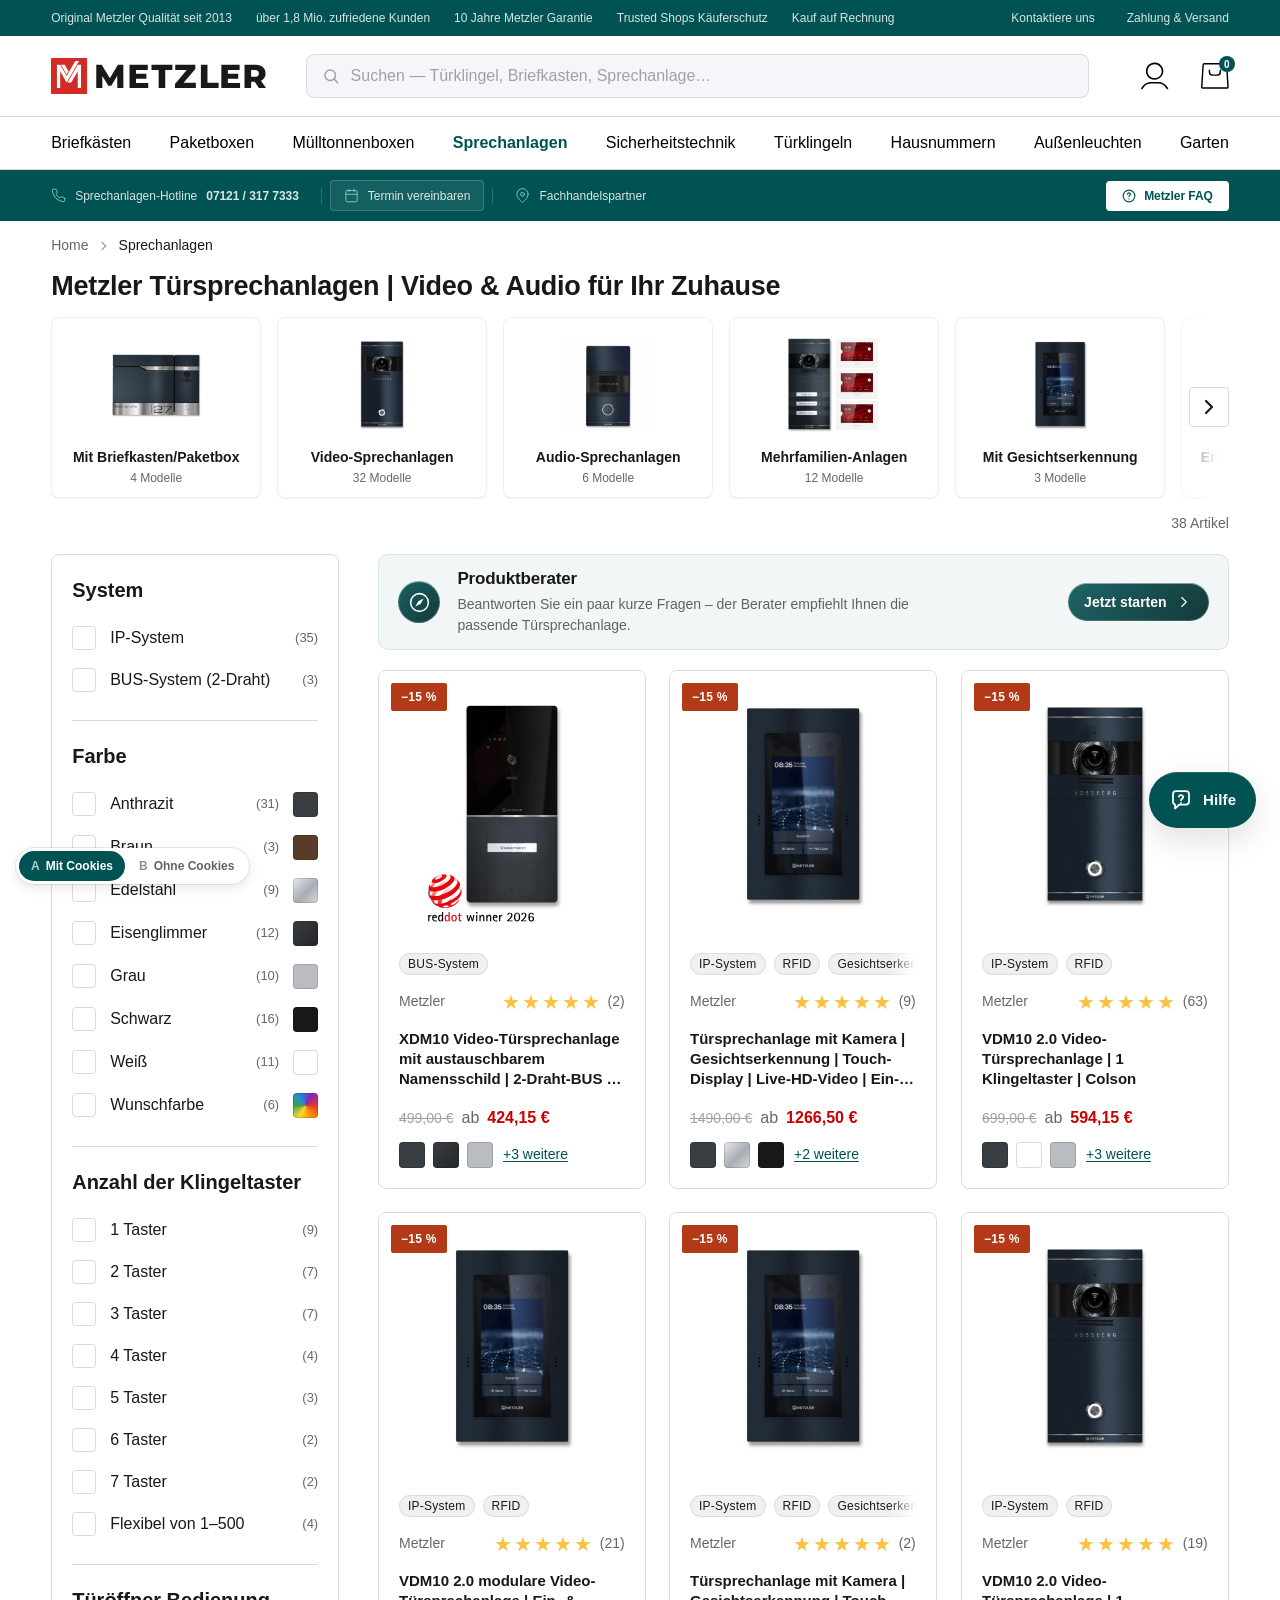
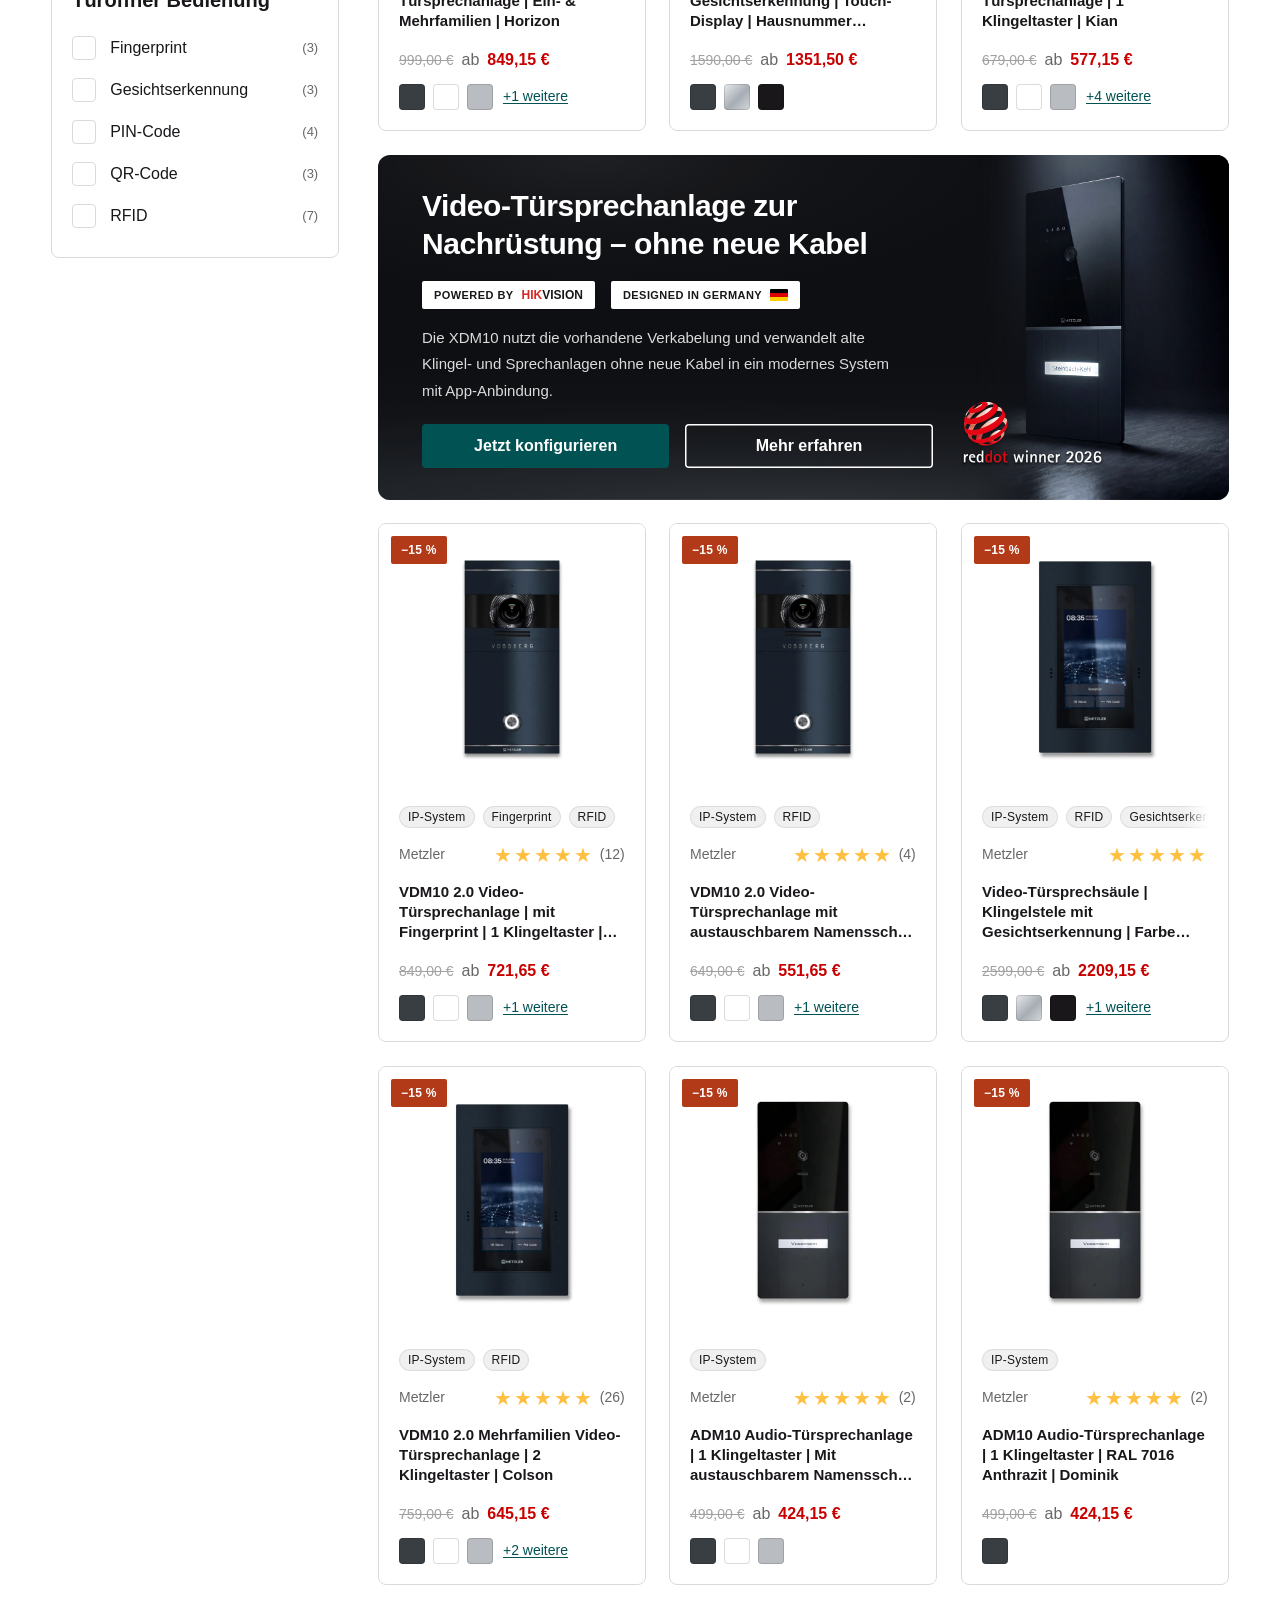
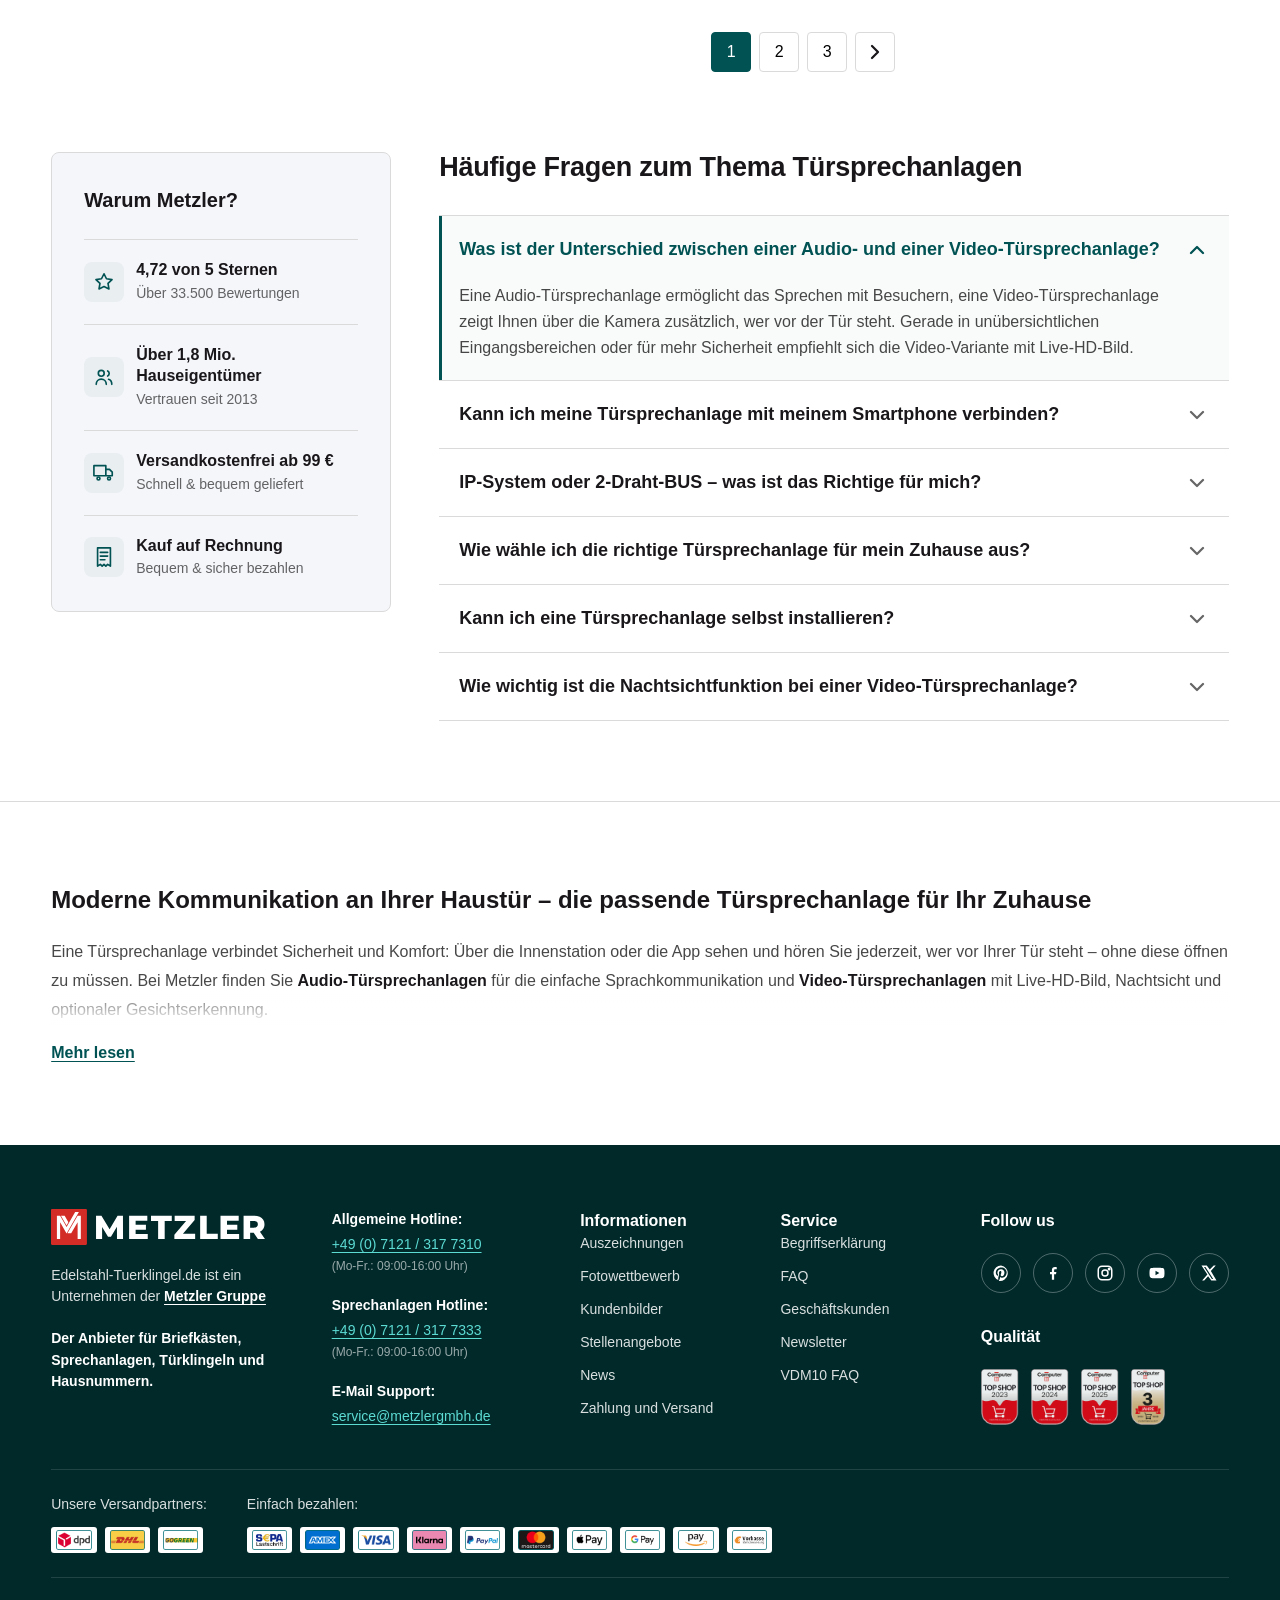
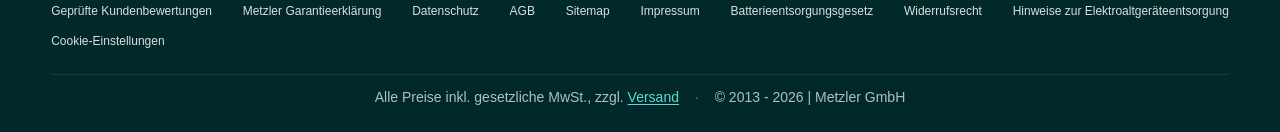
<file: plp/sprechanlage.html>
<!DOCTYPE html>
<html lang="de">
<head>
<meta charset="UTF-8" />
<meta name="viewport" content="width=device-width, initial-scale=1" />
<title>Türsprechanlagen online kaufen | Video & Audio — Metzler</title>
<meta name="description" content="Moderne Türsprechanlagen von Metzler: Video- & Audio-Gegensprechanlagen, IP- und 2-Draht-BUS-Systeme, Ein- und Mehrfamilien, mit Fingerprint, Gesichtserkennung & App-Anbindung." />
<link rel="stylesheet" href="Home/styles-v2.css?v=9" />
<link rel="stylesheet" href="plp.css?v=262" />
<link rel="preconnect" href="https://cdn.botpress.cloud" crossorigin />
<link rel="dns-prefetch" href="https://webchat.botpress.cloud" />
<link rel="stylesheet" href="help-hub.css?v=28" />
<link rel="stylesheet" href="variants/consent-gate.css?v=2" />   <!-- variant B "Ohne Cookies" (?consent=denied) + prototype variant switcher -->
  <meta name="robots" content="noindex, nofollow" />
</head>
<body class="plp sprech">

<!-- ===== SVG ICON SPRITE (from home design system) ===== -->
<svg width="0" height="0" style="position:absolute" aria-hidden="true">
  <defs>
    <symbol id="i-search" viewBox="0 0 24 24" fill="none" stroke="currentColor" stroke-width="2" stroke-linecap="round" stroke-linejoin="round"><circle cx="11" cy="11" r="7"/><path d="M21 21l-4.3-4.3"/></symbol>
    <symbol id="i-search-m" viewBox="0 0 19 20" fill="currentColor"><path d="M16.625 8.86618C16.6247 4.81893 13.2882 1.49999 9.125 1.49999C4.96183 1.49999 1.62525 4.81893 1.625 8.86618C1.625 12.9136 4.96168 16.2333 9.125 16.2333V17.7333L8.66211 17.7216C3.90667 17.4843 0.125 13.6101 0.125 8.86618C0.125251 3.96948 4.15459 0 9.125 0C14.0954 0 18.1248 3.96948 18.125 8.86618C18.125 13.7631 14.0956 17.7333 9.125 17.7333V16.2333C13.2883 16.2333 16.625 12.9136 16.625 8.86618Z"/><path d="M18.659 19.6237C18.3683 19.9188 17.8935 19.9222 17.5984 19.6316L13.4441 15.5398L14.4969 14.4704L18.6511 18.5632C18.9462 18.8539 18.9496 19.3287 18.659 19.6237Z"/></symbol>
    <symbol id="i-menu-m" viewBox="0 0 21 17" fill="currentColor"><path d="M0 0.8C0 0.358172 0.358172 0 0.8 0H20.2C20.6418 0 21 0.358172 21 0.8C21 1.24183 20.6418 1.6 20.2 1.6H0.799999C0.358171 1.6 0 1.24183 0 0.8Z"/><path d="M0 8.4C0 7.95817 0.358172 7.6 0.8 7.6H14.2C14.6418 7.6 15 7.95817 15 8.4C15 8.84183 14.6418 9.2 14.2 9.2H0.8C0.358172 9.2 0 8.84183 0 8.4Z"/><path d="M0 16C0 15.5582 0.358172 15.2 0.8 15.2H20.2C20.6418 15.2 21 15.5582 21 16C21 16.4418 20.6418 16.8 20.2 16.8H0.799999C0.358171 16.8 0 16.4418 0 16Z"/></symbol>
    <symbol id="i-chevron-down" viewBox="0 0 24 24" fill="none" stroke="currentColor" stroke-width="2.25" stroke-linecap="round" stroke-linejoin="round"><path d="M6 9l6 6 6-6"/></symbol>
    <symbol id="i-chevron-right" viewBox="0 0 24 24" fill="none" stroke="currentColor" stroke-width="2.25" stroke-linecap="round" stroke-linejoin="round"><path d="M9 6l6 6-6 6"/></symbol>
    <symbol id="i-truck" viewBox="0 0 24 24" fill="none" stroke="currentColor" stroke-width="1.8" stroke-linejoin="round" stroke-linecap="round"><path d="M1 4h13v11H1zM14 8h4l3 3v4h-7z"/><circle cx="6" cy="18" r="1.6"/><circle cx="17.5" cy="18" r="1.6"/></symbol>
    <symbol id="i-receipt" viewBox="0 0 24 24" fill="none" stroke="currentColor" stroke-width="1.8" stroke-linejoin="round" stroke-linecap="round"><path d="M5 2h14v20l-3-2-2 2-2-2-2 2-2-2-3 2z"/><path d="M8 7h8M8 11h8M8 15h5"/></symbol>
    <symbol id="i-star" viewBox="0 0 24 24" fill="none" stroke="currentColor" stroke-width="1.8" stroke-linejoin="round" stroke-linecap="round"><path d="M12 3l2.7 5.46 6.03.88-4.36 4.25 1.03 6.01L12 16.9 6.57 19.6l1.03-6.01L3.24 9.34l6.03-.88z"/></symbol>
    <symbol id="i-users" viewBox="0 0 24 24" fill="none" stroke="currentColor" stroke-width="1.8" stroke-linecap="round" stroke-linejoin="round"><circle cx="9" cy="8" r="3.2"/><path d="M3.5 20c0-3.3 2.5-5.7 5.5-5.7s5.5 2.4 5.5 5.7"/><path d="M16 5.4a3.2 3.2 0 010 5.6"/><path d="M17 14.5c2 .6 3.5 2.6 3.5 5.5"/></symbol>
    <symbol id="i-sliders" viewBox="0 0 24 24" fill="none" stroke="currentColor" stroke-width="2" stroke-linecap="round" stroke-linejoin="round"><path d="M4 6h16M4 12h16M4 18h16"/><circle cx="9" cy="6" r="2" fill="#fff"/><circle cx="15" cy="12" r="2" fill="#fff"/><circle cx="8" cy="18" r="2" fill="#fff"/></symbol>
    <symbol id="i-x" viewBox="0 0 24 24" fill="none" stroke="currentColor" stroke-width="2.2" stroke-linecap="round"><line x1="6" y1="6" x2="18" y2="18"/><line x1="6" y1="18" x2="18" y2="6"/></symbol>
    <symbol id="i-instagram" viewBox="0 0 24 24" fill="none" stroke="currentColor" stroke-width="2" stroke-linecap="round" stroke-linejoin="round"><rect x="3" y="3" width="18" height="18" rx="5"/><circle cx="12" cy="12" r="4"/><circle cx="17.5" cy="6.5" r="1" fill="currentColor"/></symbol>
    <symbol id="i-facebook" viewBox="0 0 24 24" fill="currentColor"><path d="M13.5 21v-7.5h2.5l.5-3h-3V8.5c0-.9.3-1.5 1.5-1.5H17V4.2c-.5-.1-1.5-.2-2.5-.2-2.4 0-4 1.4-4 4v2.5H8v3h2.5V21h3z"/></symbol>
    <symbol id="i-youtube" viewBox="0 0 24 24" fill="currentColor"><path d="M21.6 7.2c-.2-.9-.9-1.6-1.8-1.8C18.2 5 12 5 12 5s-6.2 0-7.8.4c-.9.2-1.6.9-1.8 1.8C2 8.8 2 12 2 12s0 3.2.4 4.8c.2.9.9 1.6 1.8 1.8 1.6.4 7.8.4 7.8.4s6.2 0 7.8-.4c.9-.2 1.6-.9 1.8-1.8.4-1.6.4-4.8.4-4.8s0-3.2-.4-4.8zM10 15V9l5.2 3-5.2 3z"/></symbol>
    <symbol id="i-pinterest" viewBox="0 0 24 24" fill="currentColor"><path d="M12 2a10 10 0 00-3.6 19.3c-.1-.8-.2-2 0-2.9.2-.8 1.2-5 1.2-5s-.3-.6-.3-1.5c0-1.4.8-2.5 1.9-2.5.9 0 1.3.7 1.3 1.5 0 .9-.6 2.2-.9 3.5-.2 1 .5 1.9 1.6 1.9 1.9 0 3.4-2 3.4-5 0-2.6-1.9-4.4-4.5-4.4-3.1 0-4.9 2.3-4.9 4.7 0 .9.4 1.9.8 2.5.1.1.1.2.1.3l-.3 1.2c-.1.2-.2.3-.4.2-1.4-.7-2.3-2.7-2.3-4.4 0-3.6 2.6-6.9 7.5-6.9 3.9 0 7 2.8 7 6.6 0 3.9-2.5 7.1-5.9 7.1-1.2 0-2.3-.6-2.6-1.3l-.7 2.7c-.3 1-1 2.3-1.4 3.1A10 10 0 1012 2z"/></symbol>
    <symbol id="i-x-social" viewBox="0 0 24 24" fill="currentColor"><path d="M18.244 2H21l-6.54 7.47L22 22h-6.86l-4.39-5.74L5.6 22H2.84l7.01-8.01L2 2h7.04l3.97 5.25L18.244 2zm-2.4 18h1.79L7.24 4H5.34l10.5 16z"/></symbol>
  </defs>
</svg>

<!-- ===== TOPBAR ===== -->
<div class="topbar">
  <div class="container topbar__inner">
    <ul class="topbar__claims">
      <li>Original Metzler Qualität seit 2013</li>
      <li>über 1,8 Mio. zufriedene Kunden</li>
      <li><a href="#">10 Jahre Metzler Garantie</a></li>
      <li>Trusted Shops Käuferschutz</li>
      <li>Kauf auf Rechnung</li>
    </ul>
    <div class="topbar__links">
      <a href="#">Kontaktiere uns</a>
      <a href="#">Zahlung &amp; Versand</a>
    </div>
  </div>
</div>

<!-- ===== HEADER ===== -->
<header class="header">
  <div class="container">
    <div class="header__main">
      <div class="header__left-actions">
        <button class="header__burger" id="navBurger" data-nav-toggle aria-label="Menü öffnen" aria-expanded="false" aria-controls="mobileNav"><svg><use href="#i-menu-m"/></svg></button>
        <button class="header__search-icon" id="searchIcon" aria-label="Suchen" type="button"><svg><use href="#i-search-m"/></svg></button>
      </div>
      <a href="https://sabavafa.github.io/homepage/" class="header__logo" aria-label="Metzler Startseite">
        <img src="Home/Logo/Metzler_Logo-rot-schwarz.svg" alt="Metzler" />
      </a>
      <button class="header__kategorien" type="button" data-nav-toggle aria-controls="mobileNav" aria-expanded="false" aria-label="Kategorien">
        <img class="header__kategorien-icon" src="Home/ICONS/menu.svg" alt="" aria-hidden="true" />
        <span class="header__kategorien-label">Kategorien</span>
      </button>
      <div class="header__search">
        <svg><use href="#i-search"/></svg>
        <input type="search" placeholder="Suchen — Türklingel, Briefkasten, Sprechanlage…" />
      </div>
      <div class="header__icons">
        <a class="icon-btn" href="#" aria-label="Mein Konto"><img src="Home/ICONS/profile.svg" alt="" /></a>
        <a class="icon-btn" href="#" aria-label="Warenkorb"><img src="Home/ICONS/cart.svg" alt="" /><span class="badge">0</span></a>
      </div>
    </div>
  </div>
  <nav class="header__nav" aria-label="Hauptnavigation">
    <div class="container">
      <button class="header__nav-all" type="button" data-nav-toggle aria-controls="mobileNav" aria-expanded="false" aria-label="Alle Kategorien">
        <img class="header__nav-all-icon" src="Home/ICONS/menu.svg" alt="" aria-hidden="true" />
        <span class="header__nav-all-label">Alle</span>
      </button>
      <ul>
        <li class="hnav-item" data-mega-item>
          <a href="briefkasten.html"
             id="mm-trigger-briefkasten" data-mega-trigger
             aria-haspopup="true" aria-expanded="false" aria-controls="mm-panel-briefkasten">Briefkästen</a>

          <!-- Drop-panel spans the full nav width; inner .container realigns content to the page grid -->
          <div class="mega-panel" id="mm-panel-briefkasten" data-mega-panel
               role="region" aria-label="Briefkästen – Unterkategorien" aria-hidden="true">
            <!-- Asymmetric 75/25 split: subcategory grid (left) + persistent featured promo (right) -->
            <div class="container mega-layout">

              <!-- LEFT ZONE (~75%): standard subcategories as image tiles -->
              <ul class="mega-grid">
                <li><a class="mega-card" href="#grid">
                  <span class="mega-card__media"><img src="Product%20Image/einfamilien-briefkasten.png" alt="Einfamilien-Briefkasten" loading="lazy"></span>
                  <span class="mega-card__label">Einfamilien-Briefkasten</span></a></li>

                <li><a class="mega-card" href="#grid">
                  <span class="mega-card__media"><img src="Product%20Image/briefkasten-ohne-gravur.webp" alt="Briefkasten ohne Gravur" loading="lazy"></span>
                  <span class="mega-card__label">Briefkasten ohne Gravur</span></a></li>

                <li><a class="mega-card" href="#grid">
                  <span class="mega-card__media"><img src="Product%20Image/standbriefkaesten.webp" alt="Standbriefkästen" loading="lazy"></span>
                  <span class="mega-card__label">Standbriefkästen</span></a></li>

                <li><a class="mega-card" href="#grid">
                  <span class="mega-card__media"><img src="Product%20Image/briefkasten-klingel-sprechanlage.webp" alt="Briefkasten mit Klingel & Sprechanlage" loading="lazy"></span>
                  <span class="mega-card__label">Mit Klingel &amp; Sprechanlage</span></a></li>

                <li><a class="mega-card" href="#grid">
                  <span class="mega-card__media"><img src="Product%20Image/mehrfamilien-briefkaesten.webp" alt="Mehrfamilien Briefkästen" loading="lazy"></span>
                  <span class="mega-card__label">Mehrfamilien Briefkästen</span></a></li>

                <li><a class="mega-card" href="#grid">
                  <span class="mega-card__media"><img src="Product%20Image/unterputz-briefkaesten.webp" alt="Unterputz Briefkästen" loading="lazy"></span>
                  <span class="mega-card__label">Unterputz Briefkästen</span></a></li>

                <li><a class="mega-card" href="#grid">
                  <span class="mega-card__media"><img src="Product%20Image/paketboxen.webp" alt="Paketboxen" loading="lazy"></span>
                  <span class="mega-card__label">Paketboxen</span></a></li>

                <li><a class="mega-card" href="#grid">
                  <span class="mega-card__media"><img src="Product%20Image/briefkastenschilder.webp" alt="Briefkastenschilder" loading="lazy"></span>
                  <span class="mega-card__label">Briefkastenschilder</span></a></li>

                <li><a class="mega-card" href="#grid">
                  <span class="mega-card__media"><img src="Product%20Image/briefkastenstaender.webp" alt="Briefkastenständer" loading="lazy"></span>
                  <span class="mega-card__label">Briefkastenständer</span></a></li>

                <li><a class="mega-card" href="#grid">
                  <span class="mega-card__media"><img src="Product%20Image/ersatzteile-zubehoer.webp" alt="Ersatzteile & Zubehör" loading="lazy"></span>
                  <span class="mega-card__label">Ersatzteile &amp; Zubehör</span></a></li>
              </ul>

              <!-- RIGHT ZONE (~25%): featured Konfigurator poster (matches the Sprechanlage poster) -->
              <aside class="mega-poster" aria-label="Briefkastenanlagen Konfigurator">
                <div class="mega-poster__media">
                  <img class="mega-poster__bg" src="Poster/poster-briefkasten2.png" alt="Briefkastenanlage – 3D Konfigurator" loading="lazy">
                </div>
                <div class="mega-poster__content">
                  <span class="mega-poster__eyebrow">3D Konfigurator</span>
                  <h3 class="mega-poster__title">Briefkastenanlage individuell gestalten</h3>
                  <p class="mega-poster__features">Design · Farbe · Montageart</p>
                  <a class="mega-poster__cta" href="#">Jetzt konfigurieren</a>
                </div>
              </aside>

            </div>
          </div>
        </li>
        <li><a href="#">Paketboxen</a></li>
        <li><a href="#">Mülltonnenboxen</a></li>
        <li class="hnav-item" data-mega-item>
          <a href="#"
             id="mm-trigger-sprechanlagen" class="is-featured" data-mega-trigger
             aria-haspopup="true" aria-expanded="false" aria-controls="mm-panel-sprechanlagen">Sprechanlagen</a>

          <!-- Drop-panel: subcategory grid (left) + XDM10 poster (right) -->
          <div class="mega-panel" id="mm-panel-sprechanlagen" data-mega-panel
               role="region" aria-label="Türsprechanlagen – Unterkategorien" aria-hidden="true">
            <div class="container mega-layout">

              <!-- LEFT ZONE (~75%): subcategories as image tiles -->
              <ul class="mega-grid">
                <li><a class="mega-card" href="#grid">
                  <span class="mega-card__media"><img src="Product%20Image/Sprechanlage/video-station.png" alt="Video-Sprechanlagen" loading="lazy"></span>
                  <span class="mega-card__label">Video-Sprechanlagen</span></a></li>

                <li><a class="mega-card" href="#grid">
                  <span class="mega-card__media"><img src="Product%20Image/Sprechanlage/audio-station.png" alt="Audio-Sprechanlagen" loading="lazy"></span>
                  <span class="mega-card__label">Audio-Sprechanlagen</span></a></li>

                <li><a class="mega-card" href="#grid">
                  <span class="mega-card__media"><img src="Product%20Image/Sprechanlage/mehrfamilien-anlage.png" alt="Mehrfamilien-Anlagen" loading="lazy"></span>
                  <span class="mega-card__label">Mehrfamilien-Anlagen</span></a></li>

                <li><a class="mega-card" href="#grid">
                  <span class="mega-card__media"><img src="Product%20Image/Sprechanlage/touch-display-station.png" alt="Mit Gesichtserkennung" loading="lazy"></span>
                  <span class="mega-card__label">Mit Gesichtserkennung</span></a></li>

                <li><a class="mega-card" href="#grid">
                  <span class="mega-card__media"><img src="Product%20Image/Sprechanlage/briefkasten-paketbox.png" alt="Mit Briefkasten/Paketbox" loading="lazy"></span>
                  <span class="mega-card__label">Mit Briefkasten/Paketbox</span></a></li>

                <li><a class="mega-card" href="#grid">
                  <span class="mega-card__media"><img src="Product%20Image/Sprechanlage/innenstation.png" alt="Innenstationen" loading="lazy"></span>
                  <span class="mega-card__label">Innenstationen</span></a></li>

                <li><a class="mega-card" href="#grid">
                  <span class="mega-card__media"><img src="Product%20Image/Sprechanlage/bus-xdm10.png" alt="2-Draht-BUS (XDM10)" loading="lazy"></span>
                  <span class="mega-card__label">2-Draht-BUS (XDM10)</span></a></li>

                <li><a class="mega-card" href="#grid">
                  <span class="mega-card__media"><img src="Product%20Image/Sprechanlage/zubehoer.png" alt="Erweiterungen & Zubehör" loading="lazy"></span>
                  <span class="mega-card__label">Erweiterungen &amp; Zubehör</span></a></li>
              </ul>

              <!-- RIGHT ZONE (~25%): XDM10 poster (replaces the Konfigurator) -->
              <aside class="mega-poster" aria-label="XDM10 Video-Türsprechanlage">
                <div class="mega-poster__media">
                  <img class="mega-poster__bg" src="Poster/poster-sprechanlage-xdm10.png" alt="XDM10 Video-Türsprechanlage – Red Dot Award Winner 2026" loading="lazy">
                </div>
                <div class="mega-poster__content">
                  <span class="mega-poster__eyebrow">Video-Türsprechanlage</span>
                  <h3 class="mega-poster__title">XDM10 – nachrüsten ohne neue Kabel</h3>
                  <p class="mega-poster__features">2-Draht-BUS · App-Anbindung · HD-Video</p>
                  <a class="mega-poster__cta" href="#">Jetzt konfigurieren</a>
                </div>
              </aside>

            </div>
          </div>
        </li>
        <li><a href="#">Sicherheitstechnik</a></li>
        <li><a href="#">Türklingeln</a></li>
        <li><a href="#">Hausnummern</a></li>
        <li><a href="#">Außenleuchten</a></li>
        <li><a href="#">Garten</a></li>
      </ul>
    </div>
  </nav>
</header>

<!-- ===== CONTACT / QUICK-ACTION BAR (immediately after the nav) ===== -->
<div class="quickbar" id="quickbar">
  <div class="container quickbar-inner">
    <!-- Mobile-only collapsed header -->
    <button class="qa-mobile-toggle" type="button" aria-expanded="false" aria-controls="qaPanel">
      <span>Info &amp; Hilfecenter</span>
      <svg class="chev" viewBox="0 0 24 24" fill="none" stroke="currentColor" stroke-width="2" stroke-linecap="round" stroke-linejoin="round" aria-hidden="true"><path d="M6 9l6 6 6-6"/></svg>
    </button>

    <div class="qa-panel" id="qaPanel">
    <div class="qa-group" id="quickbarItems">
      <a class="qa" href="tel:+4971213177333">
        <span class="qa-ico"><svg viewBox="0 0 24 24" fill="none" stroke="currentColor" stroke-linecap="round" stroke-linejoin="round"><path d="M22 16.92v3a2 2 0 0 1-2.18 2 19.79 19.79 0 0 1-8.63-3.07 19.5 19.5 0 0 1-6-6A19.79 19.79 0 0 1 2.12 4.18 2 2 0 0 1 4.11 2h3a2 2 0 0 1 2 1.72c.13.96.36 1.9.7 2.81a2 2 0 0 1-.45 2.11L8.09 9.91a16 16 0 0 0 6 6l1.27-1.27a2 2 0 0 1 2.11-.45c.91.34 1.85.57 2.81.7A2 2 0 0 1 22 16.92z"/></svg></span>
        <span class="qa-body">
          <span class="qa-label">Sprechanlagen-Hotline</span>
          <span class="qa-meta"><strong>07121&nbsp;/&nbsp;317&nbsp;7333</strong></span>
        </span>
        <span class="qa-arrow"><svg viewBox="0 0 24 24" fill="none" stroke="currentColor" stroke-linecap="round" stroke-linejoin="round"><path d="M9 6l6 6-6 6"/></svg></span>
      </a>
      <span class="qa-divider"></span>
      <button class="qa termin" type="button" data-open-modal>
        <span class="qa-ico"><svg viewBox="0 0 24 24" fill="none" stroke="currentColor" stroke-linecap="round" stroke-linejoin="round"><rect x="3" y="4" width="18" height="18" rx="2"/><path d="M16 2v4M8 2v4M3 10h18"/></svg></span>
        <span class="qa-body">
          <span class="qa-label">Termin vereinbaren</span>
          <span class="qa-meta">Persönlichen Beratungstermin buchen.</span>
        </span>
        <span class="qa-arrow"><svg viewBox="0 0 24 24" fill="none" stroke="currentColor" stroke-linecap="round" stroke-linejoin="round"><path d="M9 6l6 6-6 6"/></svg></span>
      </button>
      <span class="qa-divider"></span>
      <a class="qa" href="#partner">
        <span class="qa-ico"><svg viewBox="0 0 24 24" fill="none" stroke="currentColor" stroke-linecap="round" stroke-linejoin="round"><path d="M21 10c0 7-9 13-9 13S3 17 3 10a9 9 0 1 1 18 0z"/><circle cx="12" cy="10" r="3"/></svg></span>
        <span class="qa-body">
          <span class="qa-label">Fachhandelspartner</span>
          <span class="qa-meta">Installationspartner in Ihrer Nähe.</span>
        </span>
        <span class="qa-arrow"><svg viewBox="0 0 24 24" fill="none" stroke="currentColor" stroke-linecap="round" stroke-linejoin="round"><path d="M9 6l6 6-6 6"/></svg></span>
      </a>
    </div>

    <a class="qa-cta" href="#beratung">
      <span class="qa-ico"><svg viewBox="0 0 24 24" fill="none" stroke="currentColor" stroke-linecap="round" stroke-linejoin="round"><circle cx="12" cy="12" r="10"/><path d="M9.5 9a2.5 2.5 0 0 1 5 0c0 1.5-2.5 2-2.5 4M12 17h.01"/></svg></span>
      <span class="qa-body">
        <span class="qa-label">Metzler FAQ</span>
        <span class="qa-meta">Antworten auf häufige Fragen.</span>
      </span>
      <span class="qa-arrow"><svg viewBox="0 0 24 24" fill="none" stroke="currentColor" stroke-linecap="round" stroke-linejoin="round"><path d="M9 6l6 6-6 6"/></svg></span>
    </a>
    </div>
  </div>
</div>

<!-- ===== CONTACT MODAL (opened by Info- & Hilfecenter) ===== -->
<div class="overlay" id="contactModal" role="dialog" aria-modal="true" aria-labelledby="mt" aria-hidden="true">
  <div class="modal">
    <button class="m-close" type="button" aria-label="Schließen" data-close-modal>
      <svg width="14" height="14" viewBox="0 0 14 14" fill="none" aria-hidden="true" focusable="false"><path d="M1 1l12 12M13 1L1 13" stroke="currentColor" stroke-width="2" stroke-linecap="round"/></svg>
    </button>

    <aside class="brand">
      <div class="brand-head">
        <h1>Sprechen Sie<br>mit einem <em>Experten</em></h1>
        <p class="lede">Persönliche Beratung, technischer Support und Metzler Partnerbetriebe — wir sind für Sie da.</p>
      </div>
      <div class="brand-foot">
        <span class="label">Hotline</span>
        <a class="phone" href="tel:+4971213177333">+49 (0) 7121 / 317 7333</a>
        <span class="m-meta">Mo–Fr · 09:00–16:00 Uhr</span>
        <a class="mail" href="mailto:service@metzlergmbh.de">service@metzlergmbh.de</a>
      </div>
    </aside>

    <section class="actions">
      <p class="m-eyebrow">Kontakt &amp; Service</p>
      <h2 id="mt">Wie können wir Ihnen helfen?</h2>
      <p class="sub">Wählen Sie Ihr Anliegen – wir helfen Ihnen gerne weiter.</p>

      <div class="list">
        <!-- 1:1 with the live shop modal (#vdm10-contact-popup, edelstahl-tuerklingel.de, checked 2026-10-15):
             same four rows, order, copy, icons and new-tab behaviour; live relative links made absolute for the prototype -->
        <a class="row" href="#">
          <span class="ico"><svg viewBox="0 0 24 24" fill="none" stroke="currentColor" stroke-linecap="round" stroke-linejoin="round" aria-hidden="true"><path d="M21 11.5a8.38 8.38 0 0 1-.9 3.8 8.5 8.5 0 0 1-7.6 4.7 8.38 8.38 0 0 1-3.8-.9L3 21l1.9-5.7a8.38 8.38 0 0 1-.9-3.8 8.5 8.5 0 0 1 4.7-7.6 8.38 8.38 0 0 1 3.8-.9h.5a8.48 8.48 0 0 1 8 8v.5z"/></svg></span>
          <span class="body">
            <span class="label">Produktberatung &amp; Bestellung</span>
            <span class="m-meta">Beratung vor dem Kauf einer Sprechanlage.</span>
          </span>
          <span class="arrow"><svg viewBox="0 0 24 24" fill="none" stroke="currentColor" stroke-linecap="round"><path d="M9 6l6 6-6 6"/></svg></span>
        </a>
        <a class="row" href="#">
          <span class="ico"><svg viewBox="0 0 24 24" fill="none" stroke="currentColor" stroke-linecap="round" stroke-linejoin="round" aria-hidden="true"><path d="M21 10c0 7-9 13-9 13s-9-6-9-13a9 9 0 0 1 18 0z"/><circle cx="12" cy="10" r="3"/></svg></span>
          <span class="body">
            <span class="label">Metzler Partnerbetriebe</span>
            <span class="m-meta">Installationspartner in Ihrer Nähe.</span>
          </span>
          <span class="arrow"><svg viewBox="0 0 24 24" fill="none" stroke="currentColor" stroke-linecap="round"><path d="M9 6l6 6-6 6"/></svg></span>
        </a>
        <a class="row" href="#">
          <span class="ico"><svg viewBox="0 0 24 24" fill="none" stroke="currentColor" stroke-linecap="round" stroke-linejoin="round" aria-hidden="true"><circle cx="12" cy="12" r="10"/><path d="M9.1 9a3 3 0 0 1 5.8 1c0 2-3 3-3 3"/><path d="M12 17h.01"/></svg></span>
          <span class="body">
            <span class="label">Häufige Fragen (FAQ)</span>
            <span class="m-meta">Antworten, Anleitungen &amp; Video-Hilfe zu Sprechanlagen.</span>
          </span>
          <span class="arrow"><svg viewBox="0 0 24 24" fill="none" stroke="currentColor" stroke-linecap="round"><path d="M9 6l6 6-6 6"/></svg></span>
        </a>
        <a class="row" href="#">
          <span class="ico"><svg viewBox="0 0 24 24" fill="none" stroke="currentColor" stroke-linecap="round" stroke-linejoin="round" aria-hidden="true"><path d="M14.7 6.3a1 1 0 0 0 0 1.4l1.6 1.6a1 1 0 0 0 1.4 0l3.77-3.77a6 6 0 0 1-7.94 7.94l-6.91 6.91a2.12 2.12 0 0 1-3-3l6.91-6.91a6 6 0 0 1 7.94-7.94l-3.76 3.76z"/></svg></span>
          <span class="body">
            <span class="label">Technischer Support</span>
            <span class="m-meta">Techniker Termin zur Einrichtung.</span>
          </span>
          <span class="arrow"><svg viewBox="0 0 24 24" fill="none" stroke="currentColor" stroke-linecap="round"><path d="M9 6l6 6-6 6"/></svg></span>
        </a>
      </div>
    </section>
  </div>
</div>

<!-- ===== MOBILE SLIDE-IN NAV ===== -->
<div class="mobile-nav" id="mobileNav" aria-hidden="true">
  <div class="mobile-nav__backdrop" data-close></div>
  <aside class="mobile-nav__panel" role="dialog" aria-label="Mobile Navigation">
    <div class="mobile-nav__head">
      <img src="Home/Logo/Metzler_Logo-rot-schwarz.svg" alt="Metzler" />
      <button class="mobile-nav__close" data-close aria-label="Menü schließen">×</button>
    </div>
    <nav>
      <ul>
        <li><a href="briefkasten.html">Briefkästen</a></li>
        <li><a href="#">Paketboxen</a></li>
        <li><a href="#">Mülltonnenboxen</a></li>
        <li><a href="sprechanlage.html">Sprechanlagen</a></li>
        <li><a href="#">Sicherheitstechnik</a></li>
        <li><a href="#">Türklingeln</a></li>
        <li><a href="#">Hausnummern</a></li>
        <li><a href="#">Außenleuchten</a></li>
        <li><a href="#">Garten</a></li>
      </ul>
    </nav>
  </aside>
</div>

<main>

<!-- ===== BREADCRUMB ===== -->
<nav class="crumb" aria-label="Breadcrumb">
  <div class="container">
    <ol>
      <li><a href="https://sabavafa.github.io/homepage/">Home</a></li>
      <li aria-hidden="true"><svg><use href="#i-chevron-right"/></svg></li>
      <li><span aria-current="page">Sprechanlagen</span></li>
    </ol>
  </div>
</nav>

<!-- ===== PAGE TITLE ===== -->
<section class="page-title">
  <div class="container">
    <div class="catalog__head">
      <h1 class="catalog__title">Metzler Türsprechanlagen | Video &amp; Audio für Ihr Zuhause</h1>
    </div>
  </div>
</section>

<!-- ===== SUBCATEGORY RAIL ===== -->
<section class="subnav" aria-label="Sprechanlagen-Typen">
  <div class="container">
    <div class="subnav__viewport">
      <button class="subnav__arrow subnav__arrow--prev" data-sub-scroll="prev" aria-label="Zurück"><svg><use href="#i-chevron-right"/></svg></button>
      <div class="subnav__track" id="subTrack">
        <!-- tiles injected by JS -->
      </div>
      <button class="subnav__arrow subnav__arrow--next" data-sub-scroll="next" aria-label="Weiter"><svg><use href="#i-chevron-right"/></svg></button>
    </div>
  </div>
</section>

<!-- ===== TOOLBAR + GRID ===== -->
<section class="catalog section" id="grid" aria-label="Produkte">
  <div class="container">

    <div class="catalog__bar">
      <button class="catalog__filter-btn" id="openFilters" type="button">
        <svg><use href="#i-sliders"/></svg> Filter
      </button>
      <div class="catalog__chips" id="activeChips" aria-label="Aktive Filter"></div>
      <button class="catalog__clear" id="clearAll" type="button" hidden>Alle entfernen</button>
      <div class="catalog__count" id="resultCount" aria-live="polite">38 Artikel</div>
    </div>

    <div class="catalog__layout">

      <!-- FILTER SIDEBAR -->
      <aside class="filters" id="filters" aria-label="Filter">
        <div class="filters__head">
          <span>Filter</span>
          <button class="filters__close" id="closeFilters" type="button" aria-label="Filter schließen"><svg><use href="#i-x"/></svg></button>
        </div>

        <!-- System -->
        <div class="facet">
          <h3 class="facet__title">System</h3>
          <div class="facet__body" id="facet-system" data-group="system"></div>
        </div>

        <!-- Farbe -->
        <div class="facet">
          <h3 class="facet__title">Farbe</h3>
          <div class="facet__body" id="facet-color" data-group="color"></div>
        </div>

        <!-- Anzahl der Klingeltaster -->
        <div class="facet">
          <h3 class="facet__title">Anzahl der Klingeltaster</h3>
          <div class="facet__body" id="facet-klingel" data-group="klingel"></div>
        </div>

        <!-- Türöffner Bedienung -->
        <div class="facet">
          <h3 class="facet__title">Türöffner Bedienung</h3>
          <div class="facet__body" id="facet-tuer" data-group="tuer"></div>
        </div>

      </aside>

      <!-- PRODUCT GRID -->
      <div class="catalog__main">
        <!-- Produktberater (embedded; top-aligned with the filters, above the product cards) -->
        <div class="advisor-embed">
          <iframe id="beraterFrame" src="plp-berater.html?cat=sprechanlage&v=19" title="Metzler Produktberater" scrolling="no" style="width:100%;border:0;display:block;overflow:hidden;height:96px"></iframe>
        </div>
        <script>
        (function(){
          var f=document.getElementById("beraterFrame"); if(!f) return;
          var last=0, poll=0;
          function set(h){ if(h && h!==last){ last=h; f.style.height=h+"px"; } }
          window.addEventListener("message", function(e){
            if(e.source!==f.contentWindow) return;
            var m=e.data; if(m && m.type==="mf-height" && m.h){ set(m.h); if(poll){ clearInterval(poll); poll=0; } }  /* child's resizer is live -> retire the fallback poll */
          });
          /* Fallback only (same-origin): used until the iframe's own postMessage resizer reports in. */
          function fit(){ try{ var d=f.contentDocument; if(!d) return; var a=d.querySelector(".advisor"); var h; if(a){ if(a.classList.contains("is-open")){ h=Math.ceil(a.getBoundingClientRect().bottom+4); } else { var rb=a.querySelector(".advisor__reveal-bar"); h=rb?Math.ceil(rb.getBoundingClientRect().bottom+20):Math.ceil(a.getBoundingClientRect().bottom+4); } } else { h=d.body?d.body.scrollHeight:0; } if(h) set(h); }catch(e){} }
          f.addEventListener("load", fit);
          poll=setInterval(fit, 800);
        })();
        </script>

        <div class="pgrid" id="productGrid" aria-live="polite"></div>

        <!-- Empty state -->
        <div class="pgrid-empty" id="emptyState" hidden>
          <svg viewBox="0 0 24 24" fill="none" stroke="currentColor" stroke-width="1.6" stroke-linecap="round" stroke-linejoin="round"><circle cx="11" cy="11" r="7"/><path d="M21 21l-4.3-4.3"/></svg>
          <h3>Keine Türsprechanlagen gefunden</h3>
          <p>Mit dieser Filter-Kombination gibt es aktuell keine Treffer. Entfernen Sie einen Filter, um mehr Modelle zu sehen.</p>
          <button class="btn btn--secondary" id="emptyReset" type="button">Filter zurücksetzen</button>
        </div>

        <!-- Pagination -->
        <nav class="pagination" id="pagination" aria-label="Seiten"></nav>
      </div>

    </div>
  </div>
</section>
<div class="filters__backdrop" id="filtersBackdrop" hidden></div>

<!-- ===== FAQ ===== -->
<section class="faq section" id="beratung" aria-label="Häufige Fragen">
  <div class="container">
    <div class="faq__inner">
      <aside class="faq__aside">
        <h3>Warum Metzler?</h3>
        <ul class="faq__usps">
          <li class="faq__usp"><span class="faq__usp-ic"><svg><use href="#i-star"/></svg></span><div><strong>4,72 von 5 Sternen</strong><span>Über 33.500 Bewertungen</span></div></li>
          <li class="faq__usp"><span class="faq__usp-ic"><svg><use href="#i-users"/></svg></span><div><strong>Über 1,8 Mio. Hauseigentümer</strong><span>Vertrauen seit 2013</span></div></li>
          <li class="faq__usp"><span class="faq__usp-ic"><svg><use href="#i-truck"/></svg></span><div><strong>Versandkostenfrei ab 99 €</strong><span>Schnell &amp; bequem geliefert</span></div></li>
          <li class="faq__usp"><span class="faq__usp-ic"><svg><use href="#i-receipt"/></svg></span><div><strong>Kauf auf Rechnung</strong><span>Bequem &amp; sicher bezahlen</span></div></li>
        </ul>
      </aside>
      <div>
        <h2 class="section-title" style="margin-bottom:var(--sp-8)">Häufige Fragen zum Thema Türsprechanlagen</h2>
        <div class="faq__list">
          <details class="faq__item" name="faq" open>
            <summary class="faq__q">Was ist der Unterschied zwischen einer Audio- und einer Video-Türsprechanlage?<span class="faq__q-icon"><svg><use href="#i-chevron-down"/></svg></span></summary>
            <div class="faq__a">Eine Audio-Türsprechanlage ermöglicht das Sprechen mit Besuchern, eine Video-Türsprechanlage zeigt Ihnen über die Kamera zusätzlich, wer vor der Tür steht. Gerade in unübersichtlichen Eingangsbereichen oder für mehr Sicherheit empfiehlt sich die Video-Variante mit Live-HD-Bild.</div>
          </details>
          <details class="faq__item" name="faq">
            <summary class="faq__q">Kann ich meine Türsprechanlage mit meinem Smartphone verbinden?<span class="faq__q-icon"><svg><use href="#i-chevron-down"/></svg></span></summary>
            <div class="faq__a">Ja. Unsere IP-Systeme (VDM10 2.0, SDM10) binden sich per App ein – Sie nehmen Anrufe an, sehen das Kamerabild und öffnen die Tür auch von unterwegs. Eine Innenstation ist optional, aber nicht zwingend erforderlich.</div>
          </details>
          <details class="faq__item" name="faq">
            <summary class="faq__q">IP-System oder 2-Draht-BUS – was ist das Richtige für mich?<span class="faq__q-icon"><svg><use href="#i-chevron-down"/></svg></span></summary>
            <div class="faq__a">Im Neubau oder bei vorhandenem Netzwerk ist ein IP-System die flexibelste Lösung. Im Bestandsgebäude nutzt das 2-Draht-BUS-System (XDM10) die vorhandene Verkabelung – ideal zum Austausch alter Anlagen ohne neue Kabel.</div>
          </details>
          <details class="faq__item" name="faq">
            <summary class="faq__q">Wie wähle ich die richtige Türsprechanlage für mein Zuhause aus?<span class="faq__q-icon"><svg><use href="#i-chevron-down"/></svg></span></summary>
            <div class="faq__a">Entscheidend sind die Anzahl der Parteien (Klingeltaster), Audio oder Video, das vorhandene Kabelsystem und gewünschte Zutrittsfunktionen wie Fingerprint, Gesichtserkennung oder RFID. Unser Produktberater oben grenzt die passenden Modelle in wenigen Fragen ein.</div>
          </details>
          <details class="faq__item" name="faq">
            <summary class="faq__q">Kann ich eine Türsprechanlage selbst installieren?<span class="faq__q-icon"><svg><use href="#i-chevron-down"/></svg></span></summary>
            <div class="faq__a">Mit handwerklichem Geschick und der mitgelieferten Anleitung ist die Montage gut selbst machbar – besonders beim 2-Draht-BUS-System, das vorhandene Leitungen weiternutzt. Bei IP-Anlagen ist ein Netzwerkanschluss erforderlich; im Zweifel hilft ein Elektrofachbetrieb.</div>
          </details>
          <details class="faq__item" name="faq">
            <summary class="faq__q">Wie wichtig ist die Nachtsichtfunktion bei einer Video-Türsprechanlage?<span class="faq__q-icon"><svg><use href="#i-chevron-down"/></svg></span></summary>
            <div class="faq__a">Sehr wichtig: Besuch kommt auch bei Dunkelheit. Unsere Video-Anlagen verfügen über eine IR-Nachtsicht, sodass Sie Personen am Eingang rund um die Uhr klar erkennen.</div>
          </details>
        </div>
      </div>
    </div>
  </div>
</section>

<!-- ===== SEO CONTENT (bottom of page) ===== -->
<section class="seo section" aria-label="Über Metzler Türsprechanlagen">
  <div class="container">
    <h2 class="seo__title">Moderne Kommunikation an Ihrer Haustür – die passende Türsprechanlage für Ihr Zuhause</h2>
    <div class="seo__text" id="seoText">
      <p>Eine Türsprechanlage verbindet Sicherheit und Komfort: Über die Innenstation oder die App sehen und hören Sie jederzeit, wer vor Ihrer Tür steht – ohne diese öffnen zu müssen. Bei Metzler finden Sie <strong>Audio-Türsprechanlagen</strong> für die einfache Sprachkommunikation und <strong>Video-Türsprechanlagen</strong> mit Live-HD-Bild, Nachtsicht und optionaler Gesichtserkennung.</p>
      <p>Wählen Sie zwischen modernen <strong>IP-Systemen</strong> für Neubau und Netzwerkanbindung und dem <strong>2-Draht-BUS-System (XDM10)</strong>, das vorhandene Klingelleitungen weiternutzt – ideal zum Austausch alter Anlagen ohne neue Kabel. Vom Einfamilienhaus bis zur Mehrfamilien-Anlage mit mehreren Klingeltastern ist für jede Wohnsituation das passende Modell dabei.</p>
      <p>Komfortfunktionen wie <strong>Fingerprint</strong>, <strong>RFID</strong>, <strong>PIN-Code</strong> und App-Steuerung machen den schlüssellosen Zutritt einfach und sicher. Hochwertige Materialien wie Edelstahl und V2A sorgen für ein langlebiges, wetterfestes Design, das harmonisch in Ihren Eingangsbereich passt.</p>
    </div>
    <button class="seo__toggle" id="seoToggle" type="button" aria-expanded="false">Mehr lesen</button>
  </div>
</section>

</main>

<!-- ===== FOOTER (from home design system) ===== -->
<footer class="footer">
  <div class="container">
    <div class="footer__top">
      <div class="footer__brand">
        <img src="Home/Logo/Metzler_Logo-rot-Wei%C3%9F.svg" alt="Metzler" class="footer__brand-logo" />
        <p class="footer__brand-line">Edelstahl-Tuerklingel.de ist ein Unternehmen der <a href="#" class="footer__brand-link">Metzler Gruppe</a></p>
        <p class="footer__brand-strong">Der Anbieter für Briefkästen, Sprechanlagen, Türklingeln und Hausnummern.</p>
      </div>
      <div class="footer__hotline">
        <div class="footer__hotline-item">
          <strong class="footer__hotline-label">Allgemeine Hotline:</strong>
          <a class="footer__hotline-num" href="tel:+4971213177310">+49 (0) 7121 / 317 7310</a>
          <em>(Mo-Fr.: 09:00-16:00 Uhr)</em>
        </div>
        <div class="footer__hotline-item">
          <strong class="footer__hotline-label">Sprechanlagen Hotline:</strong>
          <a class="footer__hotline-num" href="tel:+4971213177333">+49 (0) 7121 / 317 7333</a>
          <em>(Mo-Fr.: 09:00-16:00 Uhr)</em>
        </div>
        <div class="footer__hotline-item">
          <strong class="footer__hotline-label">E-Mail Support:</strong>
          <a class="footer__hotline-num" href="mailto:service@metzlergmbh.de">service@metzlergmbh.de</a>
        </div>
      </div>
      <details class="footer__details" open>
        <summary><h4>Informationen</h4></summary>
        <ul class="footer__links">
          <li><a href="#">Auszeichnungen</a></li>
          <li><a href="#">Fotowettbewerb</a></li>
          <li><a href="#">Kundenbilder</a></li>
          <li><a href="#">Stellenangebote</a></li>
          <li><a href="#">News</a></li>
          <li><a href="#">Zahlung und Versand</a></li>
        </ul>
      </details>
      <details class="footer__details" open>
        <summary><h4>Service</h4></summary>
        <ul class="footer__links">
          <li><a href="#">Begriffserklärung</a></li>
          <li><a href="#">FAQ</a></li>
          <li><a href="#">Geschäftskunden</a></li>
          <li><a href="#">Newsletter</a></li>
          <li><a href="#">VDM10 FAQ</a></li>
        </ul>
      </details>
      <div class="footer__follow">
        <h4>Follow us</h4>
        <div class="footer__social">
          <a href="#" aria-label="Pinterest"><svg><use href="#i-pinterest"/></svg></a>
          <a href="#" aria-label="Facebook"><svg><use href="#i-facebook"/></svg></a>
          <a href="#" aria-label="Instagram"><svg><use href="#i-instagram"/></svg></a>
          <a href="#" aria-label="YouTube"><svg><use href="#i-youtube"/></svg></a>
          <a href="#" aria-label="X"><svg><use href="#i-x-social"/></svg></a>
        </div>
        <h4 class="footer__labels-title">Qualität</h4>
        <div class="footer__labels" aria-label="Top Shop Auszeichnungen">
          <img src="Home/Trust%20badges/Top%20SHOP/Label1.png" alt="Top Shop 2023" />
          <img src="Home/Trust%20badges/Top%20SHOP/Label2.png" alt="Top Shop 2024" />
          <img src="Home/Trust%20badges/Top%20SHOP/Label3.png" alt="Top Shop 2025" />
          <img src="Home/Trust%20badges/Top%20SHOP/Labels4.png" alt="Top Shop 3 Jahre" />
        </div>
      </div>
    </div>

    <div class="footer__partners">
      <div class="footer__partners-block">
        <span class="footer__partners-label">Unsere Versandpartners:</span>
        <div class="footer__partners-logos">
          <img src="Home/Paymentshipping%20logos/DPD.png" alt="DPD" />
          <img src="Home/Paymentshipping%20logos/DHL.png" alt="DHL" />
          <img src="Home/Paymentshipping%20logos/GOGREEN.png" alt="GoGreen" />
        </div>
      </div>
      <div class="footer__partners-block">
        <span class="footer__partners-label">Einfach bezahlen:</span>
        <div class="footer__partners-logos">
          <img src="Home/Paymentshipping%20logos/payment/SEPA.png" alt="SEPA" />
          <img src="Home/Paymentshipping%20logos/payment/AMEX.png" alt="Amex" />
          <img src="Home/Paymentshipping%20logos/payment/VISA.png" alt="Visa" />
          <img src="Home/Paymentshipping%20logos/payment/KLARNA.png" alt="Klarna" />
          <img src="Home/Paymentshipping%20logos/payment/PAYPAL.png" alt="PayPal" />
          <img src="Home/Paymentshipping%20logos/payment/MASTER%20CARD.png" alt="Mastercard" />
          <img src="Home/Paymentshipping%20logos/payment/APPLE%20PAY.png" alt="Apple Pay" />
          <img src="Home/Paymentshipping%20logos/payment/GOOGLE%20PAY.png" alt="Google Pay" />
          <img src="Home/Paymentshipping%20logos/payment/AMAZON.png" alt="Amazon Pay" />
          <img src="Home/Paymentshipping%20logos/payment/VORKASEE.png" alt="Vorkasse" />
        </div>
      </div>
    </div>

    <nav class="footer__legal-links" aria-label="Rechtliches">
      <a href="#">Geprüfte Kundenbewertungen</a>
      <a href="#">Metzler Garantieerklärung</a>
      <a href="#">Datenschutz</a>
      <a href="#">AGB</a>
      <a href="#">Sitemap</a>
      <a href="#">Impressum</a>
      <a href="#">Batterieentsorgungsgesetz</a>
      <a href="#">Widerrufsrecht</a>
      <a href="#">Hinweise zur Elektroaltgeräteentsorgung</a>
      <a href="#">Cookie-Einstellungen</a>
    </nav>

    <div class="footer__copy">
      Alle Preise inkl. gesetzliche MwSt., zzgl. <a href="#">Versand</a>
      <span class="footer__copy-sep">·</span>
      © 2013 - 2026 | Metzler GmbH
    </div>
  </div>
</footer>

<script src="sprechanlage.js?v=97"></script>
<script>
  /* ===== Header behaviour (ported from home design system) ===== */
  (function(){
    var toggles = document.querySelectorAll('[data-nav-toggle]');
    var panel   = document.getElementById('mobileNav');
    if (!toggles.length || !panel) return;
    function setExpanded(v){ toggles.forEach(function(t){ t.setAttribute('aria-expanded', v?'true':'false'); }); }
    function syncTop(){
      var header = document.querySelector('.header');
      var inner = panel.querySelector('.mobile-nav__panel');
      if (header && inner) inner.style.top = Math.max(0, header.getBoundingClientRect().bottom) + 'px';
    }
    function open(){ syncTop(); panel.classList.add('is-open'); panel.setAttribute('aria-hidden','false'); setExpanded(true); document.body.style.overflow='hidden'; }
    function close(){ panel.classList.remove('is-open'); panel.setAttribute('aria-hidden','true'); setExpanded(false); document.body.style.overflow=''; }
    function toggle(){ panel.classList.contains('is-open') ? close() : open(); }
    toggles.forEach(function(t){ t.addEventListener('click', toggle); });
    panel.querySelectorAll('[data-close], a').forEach(function(el){ el.addEventListener('click', close); });
    document.addEventListener('keydown', function(e){ if(e.key==='Escape') close(); });
  })();

  (function(){
    var ticking = false;
    function update(){ document.body.classList.toggle('is-scrolled', window.scrollY > 0); ticking = false; }
    window.addEventListener('scroll', function(){ if(!ticking){ window.requestAnimationFrame(update); ticking = true; } }, { passive:true });
    update();
  })();

  (function(){
    var nav = document.querySelector('.header__nav'); if(!nav) return;
    var ul = nav.querySelector('ul'); if(!ul) return;
    var items = Array.prototype.slice.call(ul.children);
    var tabletMq = window.matchMedia('(min-width: 768px) and (max-width: 1023px)');
    function reset(){ items.forEach(function(li){ li.hidden = false; }); }
    function fit(){
      reset(); if(!tabletMq.matches) return;
      for (var i = items.length - 1; i >= 0; i--){ if (ul.scrollWidth <= ul.clientWidth + 1) break; items[i].hidden = true; }
    }
    if (document.fonts && document.fonts.ready) document.fonts.ready.then(fit); else window.addEventListener('load', fit);
    fit();
    var raf; window.addEventListener('resize', function(){ cancelAnimationFrame(raf); raf = requestAnimationFrame(fit); });
  })();

  /* ===== Rich mega-menu: intent-based hover, click/touch, keyboard, ARIA ===== */
  (function(){
    var DESKTOP     = window.matchMedia('(min-width: 768px)');   /* mega is active on tablet+ (≤767 uses the slide-in nav) */
    var OPEN_DELAY  = 100;   /* ms — ignore incidental pass-through hovers */
    var CLOSE_DELAY = 150;   /* ms — grace period that bridges diagonal cursor paths (anti-tunneling) */

    var items = [].slice.call(document.querySelectorAll('[data-mega-item]'));
    if (!items.length) return;

    var openTimer, closeTimer, current = null;
    var panelOf   = function(i){ return i.querySelector('[data-mega-panel]'); };
    var triggerOf = function(i){ return i.querySelector('[data-mega-trigger]'); };

    /* Single source of truth: class drives the CSS transition, ARIA drives assistive tech */
    function setState(item, isOpen){
      panelOf(item).classList.toggle('is-open', isOpen);
      panelOf(item).setAttribute('aria-hidden', isOpen ? 'false' : 'true');
      triggerOf(item).setAttribute('aria-expanded', isOpen ? 'true' : 'false');
    }
    function open(item){
      if (current === item) return;
      if (current) setState(current, false);     /* instant switch — no reopen delay */
      setState(item, true);
      current = item;
    }
    function close(item){
      setState(item, false);
      if (current === item) current = null;
    }

    items.forEach(function(item){
      var trig = triggerOf(item);

      /* Pointer: delayed open, grace-delayed close */
      item.addEventListener('mouseenter', function(){
        if (!DESKTOP.matches) return;
        clearTimeout(closeTimer);
        if (current && current !== item) { open(item); return; }   /* already browsing → switch now */
        openTimer = setTimeout(function(){ open(item); }, OPEN_DELAY);
      });
      item.addEventListener('mouseleave', function(){
        if (!DESKTOP.matches) return;
        clearTimeout(openTimer);
        closeTimer = setTimeout(function(){ close(item); }, CLOSE_DELAY);
      });

      /* Click / Enter / touch: a real href navigates (cross-page tab); else toggle */
      trig.addEventListener('click', function(e){
        if (!DESKTOP.matches) return;            /* mobile uses the slide-in nav */
        var href = trig.getAttribute('href');
        if (href && href !== '#') return;        /* follow the link to the other page */
        e.preventDefault();
        (current === item) ? close(item) : open(item);
      });

      /* Keyboard: close once focus leaves the item's subtree */
      item.addEventListener('focusout', function(e){
        if (!item.contains(e.relatedTarget)) close(item);
      });
    });

    /* Escape closes the active panel and restores focus to its trigger */
    document.addEventListener('keydown', function(e){
      if (e.key === 'Escape' && current){ var t = triggerOf(current); close(current); if (t) t.focus(); }
    });
    /* Click outside closes */
    document.addEventListener('click', function(e){
      if (current && !current.contains(e.target)) close(current);
    });
    /* Dropping below desktop collapses any open panel */
    DESKTOP.addEventListener('change', function(){ if (!DESKTOP.matches && current) close(current); });
  })();

  (function(){
    var input = document.querySelector('.header__search input'); if(!input) return;
    var mobileMq = window.matchMedia('(max-width: 720px)');
    var tabletMq = window.matchMedia('(min-width: 768px) and (max-width: 1023px)');
    function set(){
      if (mobileMq.matches) input.placeholder = 'Produkte suchen…';
      else if (tabletMq.matches) input.placeholder = 'Suchen — Türklingel, Briefkasten…';
      else input.placeholder = 'Suchen — Türklingel, Briefkasten, Sprechanlage…';
    }
    set(); mobileMq.addEventListener('change', set); tabletMq.addEventListener('change', set);
  })();
</script>


<!-- ===== HELP HUB v3 — Hilfe & Kontakt + Juna ask field (help-hub.css / help-hub.js; spec research/17-hub-v3-spec.md) ===== -->
<div class="hh hh--v3" id="helpHub"
     data-page-type="plp_sprechanlagen"
     data-hotline-tel="+4971213177333" data-hotline-display="07121 / 317 7333"
     data-hotline-name="Sprechanlagen-Hotline" data-hours="Mo-Fr 09:00-16:00"
     data-faq-url="#" data-dealer-url="#"
     data-advisor="#beraterFrame" data-appointment-url="#"
     data-nudge="off" data-nudge-text="Fragen zur Video-Sprechanlage? Hotline oder Chat mit Juna (KI)."
     data-chat="custom" data-photo="on">

  <!-- Optical centring of the two chevrons (owner 2026-11-25): ⌄ drawn 0.5 unit low, "Nach oben" ⌃ 0.5 unit high.
       Geometrically centred, ⌄ reads high and ⌃ low; the full triangle-centroid shift (1 unit) overshoots on a flat stroke chevron. -->
  <button class="hh-fab" type="button" aria-label="Hilfe &amp; Kontakt" aria-expanded="false" aria-controls="hhPanel" aria-haspopup="dialog">
    <svg class="hh-fab__icon" viewBox="0 0 24 24" aria-hidden="true" focusable="false">
      <g class="hh-fab__icon-open"><path d="M4 6a3 3 0 0 1 3-3h10a3 3 0 0 1 3 3v7.5a3 3 0 0 1-3 3h-6.5L6 20.5v-4A3 3 0 0 1 4 13.5z"/><path d="M9.9 8.6a2.2 2.2 0 0 1 4.3.5c0 1.5-2.2 1.8-2.2 3.2"/><path d="M12 14.9h.01"/></g>
      <g class="hh-fab__icon-close"><path d="M6 9.5l6 6 6-6"/></g>
    </svg>
    <span class="hh-fab__label">Hilfe</span>
    <span class="hh-fab__badge" hidden aria-hidden="true">1</span>
  </button>
  <button class="hh-top" type="button" aria-label="Nach oben" hidden><svg viewBox="0 0 24 24" aria-hidden="true" focusable="false"><path d="M6 14.5l6-6 6 6"/></svg></button>
  <div class="hh-scrim" hidden></div>

  <section class="hh-panel" id="hhPanel" role="dialog" aria-labelledby="hhTitle" hidden>
    <div class="hh-panel__handle" aria-hidden="true"></div>
    <!-- Header = brand only (owner 2026-10-15: "add the Metzler logo, remove the extra labels and text").
         The title stays for screen readers / the dialog name. -->
    <header class="hh-head hh-head--brand">
      <img class="hh-brand" src="Home/Logo/Metzler_Logo-rot-schwarz.svg" alt="Metzler" width="131" height="22">
      <h2 class="hh-head__title hh-sr" id="hhTitle" tabindex="-1">Hilfe zu Türsprechanlagen</h2>
      <!-- R3r: mirror of the chat's back arrow - shown only while a Juna conversation exists -->
      <button class="hh-head__resume" type="button" hidden aria-label="Zum Gespräch zurückkehren"><span class="hh-head__resume-label" aria-hidden="true">Zum Gespräch</span><svg class="hh-head__resume-icon" viewBox="0 0 24 24" aria-hidden="true" focusable="false"><path d="M5 12h14M13 6l6 6-6 6"/></svg><span class="hh-head__unread" hidden aria-hidden="true"></span></button>
    </header>
    <div class="hh-panel__scroll">
      <section class="hh-ask" data-hh="chat" aria-labelledby="hhAskLabel">
        <label class="hh-sr" id="hhAskLabel" for="hhAskField">Chat mit KI-Assistentin Juna</label>
        <form class="hh-ask__form" action="#" novalidate>
          <button class="hh-ask__ki" type="button" aria-expanded="false" aria-controls="hhAskLegal" aria-label="KI-Hinweis anzeigen">KI</button>
          <input class="hh-ask__field" id="hhAskField" type="text" maxlength="1000" autocomplete="off"
                 enterkeyhint="send" placeholder="Ihre Frage …" aria-describedby="hhAskPrivacy hhAskLegal">
          <button class="hh-ask__send" type="submit" aria-label="Chat öffnen"><svg class="hh-ask__i-open" viewBox="0 0 24 24" aria-hidden="true" focusable="false"><path d="M7 17L17 7M9 7h8v8"/></svg><svg class="hh-ask__i-send" viewBox="0 0 24 24" aria-hidden="true" focusable="false"><path d="M12 19V5M6 11l6-6 6 6"/></svg><span class="hh-row__spinner" aria-hidden="true"></span></button>
          <!-- AI disclosure + legal links, opened from the KI chip; stays in static HTML (crawlers, aria-describedby) -->
          <p class="hh-ask__legal" id="hhAskLegal" hidden><span class="hh-ask__legal-links"><a href="#"><svg viewBox="0 0 24 24" aria-hidden="true" focusable="false"><path d="M12 22s8-4 8-10V5l-8-3-8 3v7c0 6 8 10 8 10z"/></svg><span>Datenschutz</span></a><a href="#"><svg viewBox="0 0 24 24" aria-hidden="true" focusable="false"><path d="M14 2H6a2 2 0 0 0-2 2v16a2 2 0 0 0 2 2h12a2 2 0 0 0 2-2V8z"/><path d="M14 2v6h6"/><path d="M8 13h8M8 17h5"/></svg><span>AGB</span></a></span></p>
        </form>
        <!-- GDPR Art. 13: privacy notice at the moment of input. Shown as soon as the user types (owner wants a clean
             resting panel); same wording as the chat composer line. Static HTML, so it is always in the DOM. -->
        <div class="hh-ask__privacy-wrap"><p class="hh-ask__privacy" id="hhAskPrivacy">Ihre Eingaben werden zur Beantwortung verarbeitet. <a href="#">Datenschutz</a></p></div>
      </section>
      <ul class="hh-list">
        <li><a class="hh-row hh-tile--hotline" href="tel:+4971213177333"><span class="hh-row__icon"><svg viewBox="0 0 24 24" aria-hidden="true" focusable="false"><path d="M22 16.92v3a2 2 0 0 1-2.18 2 19.79 19.79 0 0 1-8.63-3.07 19.5 19.5 0 0 1-6-6A19.79 19.79 0 0 1 2.12 4.18 2 2 0 0 1 4.11 2h3a2 2 0 0 1 2 1.72c.13.96.36 1.9.7 2.81a2 2 0 0 1-.45 2.11L8.09 9.91a16 16 0 0 0 6 6l1.27-1.27a2 2 0 0 1 2.11-.45c.91.34 1.85.57 2.81.7A2 2 0 0 1 22 16.92z"/></svg></span><span class="hh-row__label">Hotline anrufen</span><span class="hh-row__meta hh-row__meta--status"><span class="hh-row__dot" aria-hidden="true"></span><span class="hh-row__num" data-hh-number>07121 / 317 7333</span><span class="hh-row__state" data-hh-status-short aria-hidden="true"></span><span class="hh-sr" data-hh-status>Mo–Fr 09:00–16:00 Uhr</span></span></a></li>
        <li><button class="hh-row" type="button" data-hh="appointment"><span class="hh-row__icon"><svg viewBox="0 0 24 24" aria-hidden="true" focusable="false"><rect x="3" y="4" width="18" height="18" rx="2"/><path d="M16 2v4M8 2v4M3 10h18"/></svg></span><span class="hh-row__label">Termin buchen</span></button></li>
        <li><button class="hh-row" type="button" data-hh="kaufberater"><span class="hh-row__icon"><svg viewBox="0 0 24 24" aria-hidden="true" focusable="false"><circle cx="12" cy="12" r="10"/><polygon points="16.65 7.35 13.41 13.41 7.35 16.65 10.59 10.59" fill="currentColor" stroke="none"/></svg></span><span class="hh-row__label">Produktberater</span></button></li>
        <li><a class="hh-row" href="#" data-hh="faq"><span class="hh-row__icon"><svg viewBox="0 0 24 24" aria-hidden="true" focusable="false"><circle cx="12" cy="12" r="10"/><path d="M9.5 9a2.5 2.5 0 0 1 5 0c0 1.5-2.5 2-2.5 4M12 17h.01"/></svg></span><span class="hh-row__label">Häufige Fragen</span></a></li>
        <li><a class="hh-row" href="#" data-hh="dealer"><span class="hh-row__icon"><svg viewBox="0 0 24 24" aria-hidden="true" focusable="false"><path d="M21 10c0 7-9 13-9 13S3 17 3 10a9 9 0 1 1 18 0z"/><circle cx="12" cy="10" r="3"/></svg></span><span class="hh-row__label">Fachhändler finden</span></a></li>
      </ul>
      <footer class="hh-foot hh-foot--bar"><div class="hh-foot__links"><!--email_off--><a class="hh-foot__link" href="mailto:service@metzlergmbh.de"><svg viewBox="0 0 24 24" aria-hidden="true" focusable="false"><rect x="3" y="5" width="18" height="14" rx="2"/><path d="M3 7l9 6 9-6"/></svg><span>E-Mail schreiben</span></a><!--/email_off--><a class="hh-foot__link" href="#"><svg viewBox="0 0 24 24" aria-hidden="true" focusable="false"><circle cx="12" cy="8" r="4"/><path d="M4 21a8 8 0 0 1 16 0"/></svg><span>Kontakt</span></a></div></footer>
    </div>
    <!-- close button last in DOM (Tab order ends on it); v3 shows it only on the mobile sheet -->
    <button class="hh-head__close" type="button" aria-label="Schließen"><svg viewBox="0 0 24 24" aria-hidden="true" focusable="false"><path d="M18 6L6 18"/><path d="M6 6l12 12"/></svg></button>
  </section>

  <div class="hh-nudge" role="status" hidden>
    <span class="hh-nudge__text">Fragen zur Video-Sprechanlage? Hotline oder Chat mit Juna (KI).</span>
    <button class="hh-nudge__close" type="button" aria-label="Hinweis schließen"><svg viewBox="0 0 14 14" aria-hidden="true" focusable="false"><path d="M1 1l12 12M13 1L1 13"/></svg></button>
  </div>
</div>
<script src="help-hub.js?v=61" defer></script>
<script src="variants/consent-gate.js?v=2" defer></script>

<script>/* prototype only (owner 2026-11-24): no link may lead to the live shop, so shop links are dead links (href="#"); this keeps a dead link from jumping to the top of the page */
document.addEventListener('click', function (e) { var a = e.target.closest && e.target.closest('a[href="#"]'); if (a) e.preventDefault(); });</script>
</body>
</html>
</file>
<file: plp/Home/styles-v2.css>
/* ============================================================
   Metzler — Edelstahl-Tuerklingel.de · Premium Homepage Redesign
   Built on the official Metzler Design System (v1.0)
   ============================================================

   BREAKPOINT CONTRACT
   -------------------
   Mobile   : ≤ 767px
   Tablet   : 768px – 1023px
   Desktop  : ≥ 1024px

   New responsive rules MUST target one of these three tiers.
   Legacy queries (≤720, ≤900, ≤1100, ≤1280) remain in place
   for now but should be migrated section-by-section. Do not
   add new queries with non-standard bounds.
   ============================================================ */

/* ── Tokens ── */
:root {
  /* Colors — Primary */
  --teal: #015253;         /* DS teal-500 — primary CTA fill */
  --teal-600: #014A4B;     /* DS teal-600 — button hover/pressed */
  --teal-dark: #01292A;    /* DS teal-700 — button active */
  --teal-100: #E6EEEE;     /* DS teal-100 — secondary button hover fill */
  --teal-hover: #006D75;
  --teal-mint: #5CDBD3;
  --teal-5: rgba(1, 82, 83, 0.05);
  --teal-10: rgba(1, 82, 83, 0.10);

  /* Colors — Brand & status */
  --rot: #D42924;
  --schwarz: #1A171B;
  --green: #009951;
  --red-default: #C90000;

  /* Colors — Neutrals */
  --black: #000000;
  --black-80: rgba(0, 0, 0, 0.8);
  --white: #FFFFFF;
  --white-50: rgba(255, 255, 255, 0.5);
  --graphite-500: #A1A1A1;
  --graphite-300: #DADADA;
  --graphite-100: #F0F0F0;
  --paper-white: #F5F6FA;
  --text-muted: #6A6A6A;        /* muted caption ink — matches About us eyebrows */

  /* Type scale */
  --text-display: 2.875rem;     /* 46 */
  --text-h1: 1.875rem;          /* 30 */
  --text-h2: 1.5rem;            /* 24 */
  --text-h3: 1.25rem;           /* 20 */
  --text-h4: 1.125rem;          /* 18 */
  --text-body: 1rem;            /* 16 */
  --text-body-sm: 0.875rem;     /* 14 */
  --text-caption: 0.75rem;      /* 12 */

  --lh-display: 1.15;
  --lh-heading: 1.3;
  --lh-body: 1.5;

  /* Spacing scale */
  --sp-1: 4px;
  --sp-2: 8px;
  --sp-3: 12px;
  --sp-4: 16px;
  --sp-5: 20px;
  --sp-6: 24px;
  --sp-8: 32px;
  --sp-10: 40px;
  --sp-12: 48px;
  --sp-16: 64px;
  --sp-20: 80px;
  --sp-24: 96px;

  /* Radius */
  --r-xs: 1px;
  --r-s: 2px;
  --r-m: 4px;
  --r-l: 8px;
  --r-xl: 12px;
  --r-xxl: 20px;
  --r-pill: 9999px;

  /* Shadows */
  --shadow-sm: 0 1px 2px rgba(0, 0, 0, 0.04), 0 1px 1px rgba(0, 0, 0, 0.03);
  --shadow-md: 0 4px 12px rgba(0, 0, 0, 0.08);
  --shadow-lg: 0 12px 32px rgba(0, 0, 0, 0.12);
  --shadow-xl: 0 24px 64px rgba(0, 0, 0, 0.18);

  /* Layout */
  --container: 1380px;
  --gutter: var(--sp-6);
  --section-y: var(--sp-20);
}

/* ── Reset ── */
*, *::before, *::after { box-sizing: border-box; }
html { -webkit-text-size-adjust: 100%; scroll-behavior: smooth; }
body {
  margin: 0;
  font-family: "Helvetica Neue", Helvetica, Arial, sans-serif;
  font-size: var(--text-body);
  line-height: var(--lh-body);
  color: var(--black);
  background: var(--white);
  -webkit-font-smoothing: antialiased;
}
img, svg { display: block; max-width: 100%; }
a { color: inherit; text-decoration: none; }
button { font: inherit; cursor: pointer; border: 0; background: none; color: inherit; }
ul, ol { padding: 0; margin: 0; list-style: none; }
h1, h2, h3, h4, h5, h6, p { margin: 0; }

/* ── Utilities ── */
.container {
  width: 100%;
  max-width: var(--container);
  margin: 0 auto;
  padding-inline: clamp(var(--sp-6), 4vw, 56px);
}

/* Desktop (≥1440): match the main metzler site (edelstahl-tuerklingel.de)
   — a flat 1600px container with 100px gutters (1400px content), held at
   that cap on every larger screen so the layout stays consistent with the
   rest of the site instead of stretching out on wide monitors. */
@media (min-width: 1440px) {
  :root { --container: 1600px; }
  .container { padding-inline: 100px; }
}
.section { padding-block: var(--section-y); }
.eyebrow {
  font-size: var(--text-caption);
  font-weight: 700;
  letter-spacing: 0.15em;
  line-height: 1.4;
  text-transform: uppercase;
  color: var(--text-muted);
  margin-bottom: var(--sp-5);
}
.section-title {
  font-size: var(--text-display);
  font-weight: 700;
  line-height: var(--lh-display);
  color: var(--schwarz);
  letter-spacing: -0.01em;
}
.section-sub {
  margin-top: var(--sp-5);
  font-size: var(--text-h4);
  line-height: 1.5;
  color: rgba(0, 0, 0, 0.72);
  max-width: 56ch;
}

/* ── Buttons (per design system) ── */
.btn {
  display: inline-flex;
  align-items: center;
  gap: 7px;
  height: 48px;
  padding: 0 var(--sp-6);
  border-radius: var(--r-m);
  font-size: var(--text-body);
  font-weight: 700;
  line-height: 1;
  transition: background 0.18s ease, color 0.18s ease, border-color 0.18s ease, transform 0.18s ease;
  white-space: nowrap;
}
/* Buttons follow the design system: primary = teal-500 fill, hover
   teal-600, active teal-700; secondary = 2px outline, hover teal-100,
   active teal fill; secondary-light (on dark) = white outline, hover
   white 10%, active white fill / teal text. */
.btn--primary { background: var(--teal); color: var(--white); }
.btn--primary:hover { background: var(--teal-600); }
.btn--primary:active { background: var(--teal-dark); }
.btn--secondary {
  background: transparent;
  color: var(--teal);
  border: 2px solid var(--teal);
}
.btn--secondary:hover { background: var(--teal-100); }
.btn--secondary:active { background: var(--teal); color: var(--white); }
.btn--secondary-light {
  background: transparent;
  color: var(--white);
  border: 2px solid var(--white);
}
.btn--secondary-light:hover { background: rgba(255, 255, 255, 0.1); }
.btn--secondary-light:active { background: var(--white); color: var(--teal); }
.btn--arrow { padding-right: var(--sp-5); }
.btn--arrow svg { width: 9px; height: 16px; }
.btn--lg { height: 56px; padding-inline: var(--sp-8); font-size: var(--text-h4); }

/* Text link with underline accent */
.tlink {
  display: inline-flex;
  align-items: center;
  gap: 6px;
  font-weight: 500;
  color: var(--teal);
  border-bottom: 1.5px solid currentColor;
  padding-bottom: 2px;
}
.tlink:hover { color: var(--teal-hover); }
.tlink--mint { color: var(--teal-mint); }

/* ============================================================
   1. Sticky Header
   ============================================================ */
.topbar {
  background: var(--teal);
  color: var(--white);
  font-size: var(--text-caption);
}
.topbar__inner {
  display: flex;
  align-items: center;
  justify-content: space-between;
  height: 36px;
  gap: var(--sp-6);
}
.topbar__claims {
  display: flex;
  gap: var(--sp-6);
  align-items: center;
}
.topbar__claims li {
  display: flex;
  align-items: center;
  gap: 6px;
  color: rgba(255, 255, 255, 0.85);
}
.topbar__links {
  display: flex;
  gap: var(--sp-8);
  color: rgba(255, 255, 255, 0.85);
}
.topbar__links a:hover { color: var(--teal-mint); }

.header {
  position: sticky;
  top: 0;
  z-index: 50;
  background: var(--white);
  border-bottom: 1px solid var(--graphite-300);
}
.header__main {
  display: grid;
  grid-template-columns: auto 1fr auto;
  align-items: center;
  gap: var(--sp-10);
  height: 80px;
}
.header__logo img { height: 36px; }
.header__search {
  position: relative;
  width: 100%;
  max-width: 846px;
  justify-self: center;
}
.header__search input {
  width: 100%;
  height: 44px;
  padding: 0 var(--sp-5) 0 44px;
  background: var(--paper-white);
  border: 1px solid var(--graphite-300);
  border-radius: var(--r-l);
  font-size: var(--text-body);
  color: var(--black);
}
.header__search input::placeholder { color: var(--graphite-500); }
/* Replace the browser default clear-X (which Chrome/Edge tint with
   the system accent colour — usually blue) with a custom SVG in
   --graphite-500 so it matches the magnifier on the left. */
.header__search input::-webkit-search-cancel-button {
  -webkit-appearance: none;
  appearance: none;
  width: 16px;
  height: 16px;
  margin-left: 8px;
  cursor: pointer;
  background:
    url("data:image/svg+xml;utf8,<svg xmlns='http://www.w3.org/2000/svg' viewBox='0 0 24 24' fill='none' stroke='%23A1A1A1' stroke-width='2.2' stroke-linecap='round'><line x1='6' y1='6' x2='18' y2='18'/><line x1='6' y1='18' x2='18' y2='6'/></svg>")
    center / contain no-repeat;
  opacity: 0.85;
  transition: opacity 0.15s ease;
}
.header__search input::-webkit-search-cancel-button:hover { opacity: 1; }
.header__search input:focus {
  outline: none;
  border-color: var(--teal);
  box-shadow: 0 0 0 3px var(--teal-10);
}
.header__search svg {
  position: absolute;
  left: 16px;
  top: 50%;
  transform: translateY(-50%);
  width: 18px;
  height: 18px;
  color: var(--graphite-500);
}
.header__icons {
  display: flex;
  gap: var(--sp-2);
  justify-self: end;
  margin-right: -12px;
}

/* Hamburger button — hidden on desktop, shown on ≤720 */
.header__burger {
  display: none;
  width: 44px;
  height: 44px;
  background: transparent;
  border: 0;
  padding: 12px;
  cursor: pointer;
  flex-direction: column;
  justify-content: space-between;
  align-items: stretch;
}
/* Mobile-only search icon — hidden on desktop */
.header__search-icon {
  display: none;
}
/* Mobile-only left-actions wrapper — display: contents on desktop so
   the burger/search children (both display:none) don't add a grid slot */
.header__left-actions { display: contents; }
.header__burger span {
  display: block;
  height: 2px;
  background: var(--schwarz);
  border-radius: 1px;
}

/* ============================================================
   Mobile slide-in nav (≤720px)
   ============================================================ */
.mobile-nav {
  position: fixed;
  inset: 0;
  z-index: 1000;
  visibility: hidden;
  opacity: 0;
  transition: opacity 0.25s ease, visibility 0.25s;
}
.mobile-nav.is-open { visibility: visible; opacity: 1; }
.mobile-nav__backdrop {
  position: absolute;
  inset: 0;
  background: rgba(0, 0, 0, 0.55);
  backdrop-filter: blur(2px);
}
.mobile-nav__panel {
  position: absolute;
  top: 0; left: 0; bottom: 0;
  width: min(86vw, 380px);
  background: var(--white);
  display: flex;
  flex-direction: column;
  transform: translateX(-100%);
  transition: transform 0.3s cubic-bezier(0.22, 1, 0.36, 1);
  box-shadow: 4px 0 32px rgba(0, 0, 0, 0.2);
}
/* On mobile the drawer fills the entire viewport — full width
   AND full height — so it covers the sticky header / topbar
   completely. Reads as a true full-screen overlay. Uses
   position: fixed directly on the panel (not absolute inside
   the .mobile-nav parent) to avoid iOS Safari quirks where
   sticky-header stacking contexts intercept the drawer. */
@media (max-width: 767px) {
  .mobile-nav { z-index: 1100 !important; }
  .mobile-nav__panel {
    position: fixed !important;
    top: 0 !important;
    left: 0 !important;
    right: 0 !important;
    bottom: 0 !important;
    width: 100vw !important;
    height: 100vh !important;
    height: 100dvh !important;
    max-width: none !important;
    box-shadow: none !important;
    z-index: 1101 !important;
    margin: 0 !important;
    padding: 0 !important;
  }
}
.mobile-nav.is-open .mobile-nav__panel { transform: translateX(0); }
.mobile-nav__head {
  display: flex;
  align-items: center;
  justify-content: space-between;
  padding: var(--sp-5) var(--sp-6);
  border-bottom: 1px solid var(--graphite-300);
}
.mobile-nav__head img { height: 28px; }
.mobile-nav__close {
  width: 36px;
  height: 36px;
  border: 0;
  background: transparent;
  font-size: 28px;
  line-height: 1;
  cursor: pointer;
  color: var(--schwarz);
}
.mobile-nav nav { flex: 1; overflow-y: auto; padding: var(--sp-3) 0; }
.mobile-nav ul { list-style: none; margin: 0; padding: 0; }
.mobile-nav li { border-bottom: 1px solid var(--graphite-300); }
.mobile-nav a {
  display: block;
  padding: var(--sp-5) var(--sp-6);
  color: var(--schwarz);
  font-size: var(--text-body);
  font-weight: 600;
  text-decoration: none;
}
.mobile-nav a:active { background: var(--paper-white); }
.mobile-nav__cta {
  padding: var(--sp-5) var(--sp-6);
  border-top: 1px solid var(--graphite-300);
}
.mobile-nav__cta .btn { width: 100%; justify-content: center; }

/* ============================================================
   Sticky bottom action bar (≤720px)
   ============================================================ */
.mobile-bar {
  display: none;
  position: fixed;
  bottom: 0; left: 0; right: 0;
  z-index: 900;
  background: var(--white);
  border-top: 1px solid var(--graphite-300);
  box-shadow: 0 -2px 12px rgba(0, 0, 0, 0.08);
  padding: 8px env(safe-area-inset-right, 0) env(safe-area-inset-bottom, 8px) env(safe-area-inset-left, 0);
}
.mobile-bar__action {
  flex: 1;
  display: flex;
  flex-direction: column;
  align-items: center;
  gap: 4px;
  padding: 8px 4px;
  color: var(--schwarz);
  text-decoration: none;
  font-size: 11px;
  font-weight: 600;
  letter-spacing: 0.02em;
}
.mobile-bar__action svg,
.mobile-bar__action img { width: 22px; height: 22px; }
.mobile-bar__action--accent { color: var(--teal); }

@media (max-width: 720px) {
  .header__burger { display: flex; }
  .header__main { grid-template-columns: auto 1fr auto; }
  .header__nav { display: none; }
  /* Mobile sticky action bar removed — no bottom padding needed */
  .mobile-bar { display: none !important; }
  body { padding-bottom: 0; }
}

/* ============================================================
   MOBILE HEADER LOCK (≤720px) — placed AFTER all other mobile
   media queries so it wins the cascade against earlier rules.
   ============================================================ */
@media (max-width: 720px) {
  .header {
    position: sticky;
    top: 0;
    z-index: 90;
    background: var(--white);
  }
  /* 3-col grid: [burger+search group] | logo | [profile+cart group]
     Both side groups are flex containers with identical structure,
     guaranteeing pixel-perfect mirroring across the header. */
  .header__main {
    grid-template-columns: auto 1fr auto !important;
    gap: 0 !important;
    height: 64px !important;
    padding-block: 0 !important;
  }
  /* Left-actions flex container mirrors .header__icons exactly */
  .header__left-actions {
    display: flex;
    gap: 0;
    justify-self: start;
    margin-left: -13px;
  }
  /* Search bar hidden — replaced by icon button */
  .header__search { display: none !important; }

  /* Unified header buttons — burger, search, profile, cart all
     render identically: 48x48 frame, 22x22 glyph, pill radius */
  .header__burger,
  .header__search-icon,
  .icon-btn {
    width: 48px !important;
    height: 48px !important;
    padding: 0;
    background: transparent;
    border: 0;
    border-radius: var(--r-pill);
    color: var(--schwarz);
    cursor: pointer;
    display: inline-flex !important;
    align-items: center;
    justify-content: center;
    margin: 0;
  }
  .header__burger svg { width: 22px !important; height: 18px !important; color: var(--schwarz); }
  .header__search-icon svg { width: 20px !important; height: 21px !important; color: var(--schwarz); }
  .icon-btn svg,
  .icon-btn img { width: 22px !important; height: 22px !important; }

  /* Icons row has no internal gap so cart sits flush against profile,
     matching the burger-to-search adjacency */
  .header__icons { gap: 0 !important; margin-right: -13px !important; }

  /* Individual button margins reset — spacing handled by parent
     .header__left-actions flex container, mirroring .header__icons */
  .header__burger,
  .header__search-icon { margin-left: 0 !important; }

  /* Logo — center-aligned in its grid column */
  .header__logo { justify-self: center; }
  .header__logo img { height: 24px; }
}

/* Tablet header block moved to end of file to win source-order
   priority over the ≤900 block. See "TABLET HEADER" at bottom. */

/* ============================================================
   DESKTOP LOCK (≥1024px) — explicit guarantees so mobile rules
   from any earlier media query can NEVER leak onto desktop.
   ============================================================ */
@media (min-width: 1024px) {
  /* Mobile-only chrome is forced hidden on desktop. mobile-nav
     drawer is NOT force-hidden — it uses visibility/opacity for
     its own animation (visibility:hidden by default, visible on
     .is-open), so the desktop "Kategorien" button can open it. */
  .header__burger,
  .header__search-icon,
  .mobile-bar { display: none !important; }

  /* Scrolled state — body gains .is-scrolled when scrollY exceeds
     a threshold. The category strip hides and the compact
     "Kategorien" pill appears in the top row as its replacement. */
  body.is-scrolled .header__nav { display: none !important; }
  body.is-scrolled .header__kategorien { display: inline-flex; }

  /* Desktop horizontal nav is forced visible */
  .header__nav { display: block !important; }

  /* Search bar stays integrated into the top header row */
  .header__search {
    grid-column: auto !important;
    order: 0 !important;
    max-width: 846px !important;
    padding-bottom: 0 !important;
  }

  /* Header row stays its desktop height + grid columns */
  .header__main {
    grid-template-columns: auto 1fr auto !important;
    height: 80px !important;
    padding-block: 0 !important;
    gap: var(--sp-10) !important;
  }

  /* Body padding-bottom (mobile bar safe zone) removed */
  body { padding-bottom: 0 !important; }

  /* Re-flow header top row when scrolled — must come AFTER the
     desktop lock .header__main override above so it wins on
     source order despite !important on both sides. */
  body.is-scrolled .header__main {
    grid-template-columns: auto auto 1fr auto !important;
    gap: var(--sp-5) !important;
  }

  /* Desktop drawer — anchored below the sticky header (top: 80px)
     and no backdrop dim, so the rest of the page stays fully
     visible. Drawer keeps its default slide-from-left animation. */
  /* Let clicks outside the panel reach underlying elements (e.g.
     the Kategorien button) so it can act as a toggle. Re-enable
     pointer events only on the panel itself. */
  .mobile-nav { pointer-events: none; }
  .mobile-nav__panel { top: 80px; pointer-events: auto; }
  .mobile-nav__backdrop { display: none; }
  .mobile-nav__head { display: none; }

  /* Drawer rows on desktop: layout text on the left and a right
     chevron on the right of each link. */
  .mobile-nav a {
    display: flex;
    align-items: center;
    justify-content: space-between;
    gap: var(--sp-5);
  }
  .mobile-nav a::after {
    content: "";
    flex: 0 0 auto;
    width: 8px;
    height: 8px;
    border-right: 2px solid var(--graphite-500);
    border-top: 2px solid var(--graphite-500);
    transform: rotate(45deg);
    transition: border-color 0.15s ease, transform 0.15s ease;
  }
  .mobile-nav a:hover::after {
    border-color: var(--teal);
    transform: rotate(45deg) translate(2px, -2px);
  }
}
.icon-btn {
  width: 52px;
  height: 52px;
  display: inline-flex;
  align-items: center;
  justify-content: center;
  border-radius: var(--r-pill);
  color: var(--schwarz);
  position: relative;
}
.icon-btn:hover { background: var(--paper-white); }
.icon-btn svg,
.icon-btn img { width: 28px; height: 28px; }
.icon-btn .badge {
  position: absolute;
  top: 6px;
  right: 6px;
  min-width: 16px;
  height: 16px;
  padding: 0 4px;
  background: var(--teal);
  color: var(--white);
  border-radius: var(--r-pill);
  font-size: 10px;
  font-weight: 700;
  display: inline-flex;
  align-items: center;
  justify-content: center;
}

.header__nav {
  border-top: 1px solid var(--graphite-300);
}
.header__nav ul {
  display: flex;
  gap: var(--sp-4);
  height: 52px;
  align-items: center;
  justify-content: space-between;
  overflow-x: auto;
  scrollbar-width: none;
}
.header__nav ul::-webkit-scrollbar { display: none; }
.header__nav a {
  font-size: var(--text-body);
  font-weight: 500;
  color: var(--black);
  white-space: nowrap;
  padding-block: 6px;
  border-bottom: 2px solid transparent;
}
.header__nav a:hover { color: var(--teal); border-bottom-color: var(--teal); }
.header__nav a.is-featured {
  color: var(--teal);
  font-weight: 700;
}

/* "Kategorien" button in the top header row — visible only on
   desktop when the page is scrolled (body.is-scrolled). At rest,
   the full category strip is shown below; on scroll, the strip
   hides and this button replaces it as a compact entry point. */
.header__kategorien {
  display: none;
  align-items: center;
  gap: 10px;
  height: 40px;
  padding: 0 18px;
  background: var(--teal);
  color: var(--white);
  border-radius: var(--r-m);
  font-size: var(--text-body);
  font-weight: 700;
  letter-spacing: 0.01em;
  cursor: pointer;
  flex-shrink: 0;
  transition: background 0.18s ease;
}
.header__kategorien:hover { background: var(--teal-hover); }
.header__kategorien-icon { width: 18px; height: 15px; display: block; }

/* "Alle" button inside the category strip — visible only on tablet
   (768–1023). Hidden on mobile and desktop. */
.header__nav-all {
  display: none;
  align-items: center;
  gap: 10px;
  height: 36px;
  padding: 0 14px;
  background: var(--teal);
  color: var(--white);
  border-radius: var(--r-m);
  font-size: var(--text-body-sm);
  font-weight: 700;
  letter-spacing: 0.01em;
  cursor: pointer;
  flex: 0 0 auto;
  transition: background 0.18s ease;
}
.header__nav-all:hover { background: var(--teal-hover); }
.header__nav-all-icon {
  width: 16px;
  height: 13px;
  display: block;
}

/* Legacy .hero / .hero__* block removed — the homepage now uses
   .hero-banner instead. */

/* ============================================================
   3. Trust Bar
   ============================================================ */
/* Timeline of awards & proof — flip-card badges (ported from About us).
   Desktop: 7-badge row. Tablet/mobile: swipeable rail with arrows. */
.trustbar {
  background: var(--paper-white);
  /* padding-block inherits .section's var(--section-y) so the trust bar
     breathes at the same rhythm as every other content section. */
}
.trustbar::before { display: none; content: none; }
.trustbar__head {
  text-align: center;
  max-width: 720px;
  margin: 0 auto clamp(32px, 4vw, 48px);
}
.trustbar__rail {
  list-style: none;
  margin: 0;
  padding: 0;
  display: grid;
  grid-template-columns: repeat(7, 1fr);
  gap: clamp(8px, 1vw, 16px);
  position: relative;
}
.trustbar__rail::before {
  content: "";
  position: absolute;
  top: 56px;
  left: 6%;
  right: 6%;
  height: 1px;
  background: var(--graphite-300);
  z-index: 0;
}
.trustbar__item {
  position: relative;
  display: flex;
  flex-direction: column;
  align-items: center;
  text-align: center;
  padding: 0 clamp(4px, 0.6vw, 10px);
  cursor: default;
  outline: none;
}
.trustbar__icon {
  position: relative;
  z-index: 2;
  width: 112px;
  height: 112px;
  perspective: 1000px;
  background: transparent;
  border: 0;
}
.trustbar__face {
  position: absolute;
  inset: 0;
  display: grid;
  place-items: center;
  background: var(--white);
  border: 1px solid var(--graphite-300);
  border-radius: var(--r-l);
  box-shadow: 0 6px 22px rgba(0,0,0,0.05);
  backface-visibility: hidden;
  -webkit-backface-visibility: hidden;
  transition: transform 600ms cubic-bezier(.2, .7, .2, 1), box-shadow 320ms ease, border-color 320ms ease;
}
.trustbar__face--front { z-index: 2; transform: rotateY(0deg); }
.trustbar__face--back {
  z-index: 1;
  transform: rotateY(180deg);
  background: var(--white);
  border: 1px solid var(--teal);
  color: var(--schwarz);
  padding: 14px 12px;
  text-align: center;
  gap: 4px;
}
.trustbar__face--back strong {
  display: block;
  font-size: var(--text-body-sm);
  font-weight: 700;
  line-height: 1.15;
  color: var(--teal);
  letter-spacing: -0.005em;
}
.trustbar__face--back span {
  display: block;
  font-size: 11px;
  font-weight: 500;
  letter-spacing: 0.04em;
  line-height: 1.3;
  color: var(--text-muted);
}
.trustbar__cue-text {
  display: inline-flex;
  align-items: center;
  gap: 4px;
  margin-top: 8px;
  font-size: 11px;
  font-weight: 600;
  letter-spacing: 0.04em;
  color: var(--teal);
  text-decoration: underline;
  text-underline-offset: 3px;
  text-decoration-thickness: 1px;
  opacity: 0;
  transform: translateY(-2px);
  pointer-events: none;
  transition: opacity 220ms ease, transform 220ms ease;
}
.trustbar__cue-text svg { width: 12px; height: 12px; }
.trustbar__item.is-flipped .trustbar__cue-text,
.trustbar__item:hover .trustbar__cue-text,
.trustbar__item:focus-within .trustbar__cue-text,
.trustbar__item:focus-visible .trustbar__cue-text {
  opacity: 1;
  transform: translateY(0);
  pointer-events: auto;
}
.trustbar__face--front img,
.trustbar__face--front svg {
  width: 64px;
  height: 64px;
  object-fit: contain;
  display: block;
}
.trustbar__item:nth-child(1) .trustbar__face--front img { width: 62px; height: 62px; }
.trustbar__item:nth-child(2) .trustbar__face--front img { width: 86px; height: 86px; }
.trustbar__item:nth-child(3) .trustbar__face--front img { width: 64px; height: 64px; }
.trustbar__item:nth-child(4) .trustbar__face--front img { width: 86px; height: 86px; }
.trustbar__item:nth-child(5) .trustbar__face--front img { width: 94px; height: 94px; }
.trustbar__item:nth-child(6) .trustbar__face--front img { width: 94px; height: 94px; }
.trustbar__item:nth-child(7) .trustbar__face--front img { width: 70px; height: 70px; }
.trustbar__node { display: none; }
.trustbar__title {
  margin: clamp(20px, 2vw, 28px) 0 4px;
  font-size: var(--text-body-sm);
  font-weight: 700;
  letter-spacing: -0.005em;
  color: var(--schwarz);
  line-height: 1.3;
}
.trustbar__sub {
  margin: 0;
  font-size: var(--text-caption);
  font-weight: 500;
  letter-spacing: 0.04em;
  text-transform: uppercase;
  color: var(--text-muted);
  line-height: 1.4;
  white-space: nowrap;
}
.trustbar__item--link { cursor: pointer; }

/* Strip viewport + scroll arrows */
.strip-viewport { position: relative; }
.strip-arrow {
  position: absolute;
  top: 50%;
  transform: translateY(-50%);
  z-index: 3;
  width: 40px;
  height: 40px;
  border-radius: var(--r-m);
  border: 1px solid var(--graphite-300);
  background: var(--white);
  color: var(--schwarz);
  display: grid;
  place-items: center;
  cursor: pointer;
  box-shadow: 0 2px 10px rgba(0, 0, 0, 0.18);
  transition: background 0.15s ease, color 0.15s ease, border-color 0.15s ease, opacity 0.22s ease;
}
.strip-arrow svg { width: 24px; height: 24px; stroke-width: 1.5; }
.strip-arrow--prev { left: 8px; }
.strip-arrow--prev svg { transform: rotate(180deg); }
.strip-arrow--next { right: 8px; }
@media (hover: hover) {
  .strip-arrow:hover { background: var(--teal); color: var(--white); border-color: var(--teal); }
}
.strip-arrow:focus-visible { outline: none; box-shadow: 0 0 0 3px rgba(1,82,83,0.10); }
.strip-arrow.is-hidden { opacity: 0; pointer-events: none; }
@media (min-width: 1280px) { .strip-arrow { display: none; } }

/* Tablet/mobile: viewport breaks to the screen edge; arrows pull back to the page margin */
@media (max-width: 1279px) {
  .trustbar__viewport { margin-inline: calc(-1 * clamp(var(--sp-6), 4vw, 56px)); }
  .trustbar__viewport .strip-arrow--prev { left: clamp(var(--sp-6), 4vw, 56px); }
  .trustbar__viewport .strip-arrow--next { right: clamp(var(--sp-6), 4vw, 56px); }
}
/* Tablet/mobile: rail becomes a swipeable single-row scroller */
@media (max-width: 1279px) {
  .trustbar__rail {
    display: flex;
    flex-wrap: nowrap;
    grid-template-columns: none;
    gap: var(--sp-6);
    overflow-x: auto;
    overflow-y: hidden;
    scroll-snap-type: x mandatory;
    -webkit-overflow-scrolling: touch;
    scrollbar-width: none;
    padding-bottom: var(--sp-2);
    margin-bottom: calc(-1 * var(--sp-2));
    padding-inline: clamp(var(--sp-6), 4vw, 56px);
  }
  .trustbar__rail::-webkit-scrollbar { display: none; }
  .trustbar__rail::before { display: none; }
  .trustbar__item {
    flex: 0 0 clamp(150px, 30%, 160px);
    scroll-snap-align: start;
  }
  .trustbar__sub { white-space: normal; }
}
@media (min-width: 768px) and (max-width: 1279px) {
  .trustbar__rail { scroll-padding-inline: clamp(var(--sp-6), 4vw, 56px); }
}
/* Flip interaction */
.trustbar__item:hover,
.trustbar__item:focus-visible { z-index: 5; }
@media (hover: hover) {
  .trustbar__item:hover .trustbar__face--front { transform: rotateY(-180deg); }
  .trustbar__item:hover .trustbar__face--back { transform: rotateY(0deg); box-shadow: 0 14px 32px rgba(0,0,0,0.18); }
}
.trustbar__item:focus-visible .trustbar__face--front,
.trustbar__item.is-hinting .trustbar__face--front,
.trustbar__item.is-flipped .trustbar__face--front { transform: rotateY(-180deg); }
.trustbar__item:focus-visible .trustbar__face--back,
.trustbar__item.is-hinting .trustbar__face--back,
.trustbar__item.is-flipped .trustbar__face--back { transform: rotateY(0deg); box-shadow: 0 14px 32px rgba(0,0,0,0.18); }
@media (max-width: 767px) {
  .trustbar__rail { gap: var(--sp-2); }
  .trustbar__item { flex: 0 0 44%; min-width: 150px; padding-inline: 2px; }
  .trustbar__item:active .trustbar__face--front { transform: rotateY(-180deg); }
  .trustbar__item:active .trustbar__face--back { transform: rotateY(0deg); }
}
@media (prefers-reduced-motion: reduce) {
  .trustbar__face { transition: none !important; }
  .trustbar__item:hover .trustbar__face--front,
  .trustbar__item:focus-visible .trustbar__face--front { transform: none; }
  .trustbar__item:hover .trustbar__face--back,
  .trustbar__item:focus-visible .trustbar__face--back { transform: rotateY(180deg); }
}

/* ============================================================
   4. Hero Banner (XDM10) — built from scratch.
   No <img> tags. Single background-image on the section,
   layered under a left-to-right gradient that fades the image
   into pure black. Zero seams, fully responsive.
   ============================================================ */
/* Monolithic Canvas: single seamless black environment. The device
   sits directly on the website floor — no frame, no box, no seam. */
.hero-banner {
  position: relative;
  isolation: isolate;
  overflow: hidden;
  color: var(--white);
  min-height: 540px;
  /* Top key light (warm white wash from upper-left) layered above slate base */
  background:
    radial-gradient(ellipse 75% 60% at 25% 0%, rgba(255, 255, 255, 0.07) 0%, rgba(255, 255, 255, 0.02) 35%, transparent 70%),
    #0E0F12;
  display: flex;
  align-items: stretch;
}

/* Floor reflection — extended ellipse beneath the device */
.hero-banner::before {
  content: "";
  position: absolute;
  bottom: 0;
  left: 0;
  right: 0;
  height: 40%;
  background:
    /* Wide horizontal floor wash — bridges across the entire bottom */
    linear-gradient(to top, rgba(40, 45, 50, 0.2) 0%, rgba(40, 45, 50, 0.08) 40%, transparent 100%),
    /* Secondary soft wash extending toward the text block */
    radial-gradient(
      ellipse 110% 90% at 25% 100%,
      rgba(55, 60, 68, 0.2) 0%,
      rgba(40, 45, 50, 0.1) 45%,
      transparent 85%
    ),
    /* Primary reflection ellipse beneath device — wider proportional spread */
    radial-gradient(
      ellipse 200% 110% at 50% 100%,
      rgba(85, 92, 100, 0.42) 0%,
      rgba(65, 72, 80, 0.32) 18%,
      rgba(48, 53, 60, 0.22) 38%,
      rgba(32, 36, 42, 0.12) 60%,
      rgba(20, 22, 26, 0.05) 80%,
      transparent 100%
    );
  z-index: 0;
  pointer-events: none;
}

/* Magazine-edge hairline at bottom */
.hero-banner::after {
  content: "";
  position: absolute;
  left: 0; right: 0; bottom: 0;
  height: 1px;
  background: linear-gradient(90deg,
    transparent 0%,
    rgba(255,255,255,0.08) 25%,
    rgba(255,255,255,0.08) 75%,
    transparent 100%);
  z-index: 5;
  pointer-events: none;
}

/* Product stage — anchored right, monumental scale */
.hero-banner__stage {
  position: absolute;
  top: 0;
  bottom: 0;
  left: 35%;
  /* Right edge aligns with the .container's right padding at every
     breakpoint — same formula as .hero-banner__copy's margin-left,
     mirrored. Keeps the device image within the overall layout
     grid instead of bleeding to the viewport edge. */
  --hero-pad: clamp(var(--sp-6), 4vw, 56px);
  right: max(var(--hero-pad), calc((100vw - var(--container)) / 2 + var(--hero-pad)));
  z-index: 1;
  pointer-events: none;
  display: flex;
  align-items: center;
  justify-content: flex-end;
}
@media (min-width: 1440px) {
  .hero-banner__stage {
    /* Flat 100px gutter matches the .container's padding-inline above,
       so the stage's right edge aligns exactly with the container edge
       and stays put on every screen ≥1440 (same cap as the container). */
    --hero-pad: 100px;
    right: max(var(--hero-pad), calc((100vw - var(--container)) / 2 + var(--hero-pad)));
  }
}

.hero-banner__poster {
  height: 105%;
  width: auto;
  max-width: none;
  object-fit: contain;
  object-position: right center;
  /* No transform — poster stays within the stage box so its right
     edge aligns with the container's right padding (matches the
     header's cart-icon column). */
  transform: none;
  mix-blend-mode: screen;
  filter: brightness(1.05) contrast(1.06);
  /* Aggressive left-edge mask — hides the photo's natural spotlight halo
     completely until well past the empty zone, eliminating the vertical
     light streak between the text column and the device. */
  -webkit-mask-image: linear-gradient(to right, transparent 0%, transparent 28%, rgba(0,0,0,0.25) 36%, rgba(0,0,0,0.7) 44%, #000 52%, #000 100%);
  mask-image: linear-gradient(to right, transparent 0%, transparent 28%, rgba(0,0,0,0.25) 36%, rgba(0,0,0,0.7) 44%, #000 52%, #000 100%);
  /* Mirror reflection beneath the product — fades from 35% opacity to 0
     creating a real photographic floor reflection of the device */
  /* Long, atmospheric reflection falloff — 20% at top decays smoothly
     to 0% across an extended distance, no horizontal cut, no sharp edge. */
  -webkit-box-reflect: below -2% linear-gradient(to bottom, rgba(255,255,255,0.20) 0%, rgba(255,255,255,0.17) 12%, rgba(255,255,255,0.13) 28%, rgba(255,255,255,0.09) 45%, rgba(255,255,255,0.05) 65%, rgba(255,255,255,0.02) 82%, rgba(255,255,255,0.005) 92%, transparent 100%);
}

.hero-banner__reddot {
  position: absolute;
  bottom: 8%;
  right: 27%;
  width: 22%;
  max-width: 220px;
  height: auto;
  z-index: 2;
  pointer-events: none;
  opacity: 0.98;
}

/* Copy — left rail mirrors .container's effective content edge
   (container's outer auto-margin + padding-inline) so the hero text
   starts at the exact same x-position as header/nav/trust bar
   regardless of viewport size. */
.hero-banner__copy {
  --hero-pad: clamp(var(--sp-6), 4vw, 56px);
  position: relative;
  z-index: 3;
  align-self: center;
  margin-left: max(var(--hero-pad), calc((100vw - var(--container)) / 2 + var(--hero-pad)));
  margin-right: var(--sp-6);
  max-width: 880px;
  padding-block: var(--sp-10);
}
@media (min-width: 1440px) {
  .hero-banner__copy {
    /* Flat 100px gutter mirrors the .container padding so the copy's
       left rail aligns to the same grid edge on every screen ≥1440. */
    --hero-pad: 100px;
    margin-left: max(var(--hero-pad), calc((100vw - var(--container)) / 2 + var(--hero-pad)));
    max-width: 1100px;
  }
}

.hero-banner__title {
  font-size: clamp(1.75rem, 3.06vw, 2.7rem);
  line-height: 1.3;
  font-weight: 700;
  color: var(--white);
  letter-spacing: -0.015em;
  max-width: 32ch;
  min-height: 2.6em;
}
.hero-banner__break { display: none; }
@media (min-width: 1801px) {
  .hero-banner__title { max-width: none; }
  .hero-banner__break { display: initial; }
}

/* Pill chips — Hikvision + Designed in Germany */
.hero-banner__chips {
  display: flex;
  gap: var(--sp-4);
  margin-top: var(--sp-5);
  flex-wrap: wrap;
}
.hero-chip {
  display: inline-flex;
  align-items: center;
  gap: 8px;
  height: 28px;
  padding: 0 12px;
  background: var(--white);
  color: var(--schwarz);
  border-radius: var(--r-s);
  font-size: 11px;
  font-weight: 700;
  letter-spacing: 0.04em;
  text-transform: uppercase;
}
.hero-chip__pre { color: var(--schwarz); }
.hero-chip__hikvision {
  font-weight: 900;
  color: var(--rot);
  letter-spacing: 0;
  font-size: 12px;
}
.hero-chip__hikvision span { color: var(--schwarz); }
.hero-chip__flag {
  width: 18px;
  height: 12px;
  border-radius: 1px;
  overflow: hidden;
}

.hero-banner__body {
  margin-top: var(--sp-6);
  font-size: var(--text-body);
  line-height: 1.75;
  color: rgba(255, 255, 255, 0.85);
  max-width: 80ch;
  min-height: 3.5em;
}

.hero-banner__ctas {
  margin-top: var(--sp-8);
  display: grid;
  grid-template-columns: 1fr 1fr;
  gap: var(--sp-6);
  max-width: 720px;
}
.hero-banner__cta {
  height: 44px;
  justify-content: center;
  font-size: var(--text-body);
  padding-inline: var(--sp-8);
}
.hero-banner__cta--secondary {
  background: transparent;
  color: var(--white);
  border: none;
  box-shadow: inset 0 0 0 1.5px var(--white);
}
.hero-banner__cta--secondary:hover { background: rgba(255, 255, 255, 0.08); }

/* Vertical rhythm scales up on large screens for premium spacing */
@media (min-width: 1440px) {
  .hero-banner__chips { margin-top: var(--sp-6); }
  .hero-banner__body { margin-top: 28px; }
  .hero-banner__ctas { margin-top: var(--sp-10); }
  /* .hero-banner__stage right is set by the container-aligned rule
     in the @media (min-width: 1440px) block above (near .hero-banner__stage). */
}
@media (min-width: 1920px) {
  .hero-banner__chips { margin-top: 28px; }
  .hero-banner__body { margin-top: var(--sp-8); }
  .hero-banner__ctas { margin-top: var(--sp-12); }
  .hero-banner__stage { left: 50%; }
}

/* Tablet: hero stage shifts further right to avoid copy collision,
   product image scales down */
@media (max-width: 1280px) {
  .hero-banner__stage { left: 60%; }
  .hero-banner__copy { max-width: 620px; }
}

/* Mobile only: stack copy above product. Tablet (768–1023) keeps
   the desktop side-by-side layout, tuned by the ≤1280 rule above. */
@media (max-width: 767px) {
  .hero-banner {
    min-height: auto;
    flex-direction: column;
    padding-block: var(--sp-10);
  }
  /* Hide both decorative pseudos on mobile — the floor reflection
     would bleed into the body text area, and the bottom hairline
     adds a stray gradient line under the CTAs. */
  .hero-banner::before,
  .hero-banner::after { display: none; }
  .hero-banner__stage {
    position: relative;
    left: 0;
    width: 100%;
    height: 360px;
    order: -1;
    /* Clip any image overflow (including the webkit box-reflect)
       so nothing bleeds beneath the stage on mobile. */
    overflow: hidden;
  }
  .hero-banner__copy {
    margin-left: var(--sp-6);
    margin-right: var(--sp-6);
    max-width: none;
    padding-block: 0;
  }
  .hero-banner__title {
    font-size: var(--text-h2);
    max-width: none;
    /* Match the .hero-banner__chips margin-top below the title so the
       space above and below the title text is consistent. */
    margin-top: var(--sp-5);
  }
  .hero-banner__ctas { grid-template-columns: 1fr; max-width: none; }
  .hero-banner__poster {
    height: 100%;
    width: 100%;
    transform: none;
    /* Bias the focal point upward so the reflective ground at the
       bottom of the source reads with the same visual weight as the
       spotlight glow above the device. */
    object-fit: cover;
    object-position: center 35%;
    mix-blend-mode: normal;
    filter: none;
    -webkit-mask-image: none;
    mask-image: none;
    /* Disable the desktop webkit mirror reflection — it doubles the
       device beneath the poster on mobile. */
    -webkit-box-reflect: none;
  }
  .hero-banner__reddot {
    width: 32%;
    max-width: 220px;
    min-width: 120px;
    /* Mobile-specific nudge: shift 70px further left than the
       inherited desktop right: 27%. */
    right: calc(27% + 70px);
  }
}

/* Legacy .config / .config__* block removed — the Configurator
   Teaser section was dropped from the page. */

/* ============================================================
   6. Category Grid
   ============================================================ */
.cats__head {
  display: flex;
  justify-content: space-between;
  align-items: end;
  gap: var(--sp-8);
  margin-bottom: var(--sp-12);
}
/* Asymmetric grid based on user reference layout:
   4 columns × 4 rows.
   Row 1 (300px): small | Sprechanlagen wide (2-col) | small
   Rows 2-3 (220px each): Paketboxen tall | Briefkästen big (2×2) | Türklingeln + Hausnummern stacked
   Row 4 (191px): 4 compact cards */
.cats__grid {
  display: grid;
  grid-template-columns: repeat(4, 1fr);
  /* Row 1 split into 256+44 — Mülltonnen/Hochbeete sit in 256, Paketboxen
     and Türklingeln extend up into row 1b (44) so their gutter to the
     row-1 cards above them is 20px (consistent with all other gutters).
     Row 2 split into 84+96 — Sprechanlagen extends 20% into Paketboxen,
     Briefkästen starts where Sprechanlagen ends. */
  grid-template-rows: 256px 44px 42px 96px 200px 220px;
  gap: var(--sp-5);
}
.cat-card {
  position: relative;
  display: block;
  border-radius: var(--r-xl);
  overflow: hidden;
  background: var(--paper-white);
  isolation: isolate;
  box-shadow: 0 0 0 1px rgba(0, 0, 0, 0.08);
  transition: transform 0.3s ease, box-shadow 0.3s ease;
}
/* Row 1 (rows 1a-only = 256px tall for the side cards) */
.cat-card--c1 { grid-column: 1; grid-row: 1; }            /* Mülltonnenboxen — row 1a (256) */
.cat-card--c2 { grid-column: 2 / span 2; grid-row: 1 / span 3; }  /* Sprechanlagen — rows 1a+1b+2a (424) */
.cat-card--c3 { grid-column: 4; grid-row: 1; }            /* Hochbeete — row 1a (256) */
/* Middle rows */
.cat-card--c4 { grid-column: 1; grid-row: 2 / span 4; }   /* Paketboxen — rows 1b+2a+2b+3 (484), starts 20px below Mülltonnen */
.cat-card--c5 { grid-column: 2 / span 2; grid-row: 4 / span 2; }  /* Briefkästen — rows 2b+3 (316), starts where Sprechanlagen ends */
.cat-card--c6 { grid-column: 4; grid-row: 2 / span 3; }   /* Türklingeln — rows 1b+2a+2b (264), starts 20px below Hochbeete */
.cat-card--c7 { grid-column: 4; grid-row: 5; }            /* Hausnummern — row 3 (200) */
/* Bottom compact row */
.cat-card--c8  { grid-column: 1; grid-row: 6; }
.cat-card--c9  { grid-column: 2; grid-row: 6; }
.cat-card--c10 { grid-column: 3; grid-row: 6; }
.cat-card--c11 { grid-column: 4; grid-row: 6; }

/* Daylight harmonization for row 4 studio shots — warms tone +
   boosts brightness/saturation so they read closer to the
   outdoor photography in rows 1–3 */
.cat-card--c8 img,
.cat-card--c9 img,
.cat-card--c10 img {
  filter: brightness(1.04) contrast(1.04) saturate(1.18) sepia(0.06);
}


/* Discount badge — design system spec: red, Heebo Bold-style, ~82px wide */
.cat-card__discount {
  position: absolute;
  top: 12px;
  right: 12px;
  z-index: 3;
  background: var(--white);
  color: var(--rot);
  border: 2px solid var(--rot);
  border-radius: 4px;
  padding: 6px 10px;
  font-size: var(--text-h4);
  font-weight: 900;
  line-height: 1;
  display: flex;
  flex-direction: column;
  align-items: center;
  gap: 2px;
  min-width: 56px;
  box-shadow: 0 4px 8px rgba(0, 0, 0, 0.15);
}
.cat-card__discount span {
  font-size: 10px;
  font-weight: 700;
  letter-spacing: 0.04em;
  text-transform: uppercase;
}
.cat-card:hover {
  transform: translateY(-4px);
  box-shadow: var(--shadow-lg);
}
.cat-card img {
  position: absolute;
  inset: 0;
  width: 100%;
  height: 100%;
  object-fit: cover;
  border-radius: inherit;
  transition: transform 0.6s ease;
}
.cat-card:hover img { transform: scale(1.04); }
.cat-card::after {
  content: "";
  position: absolute;
  inset: 0;
  background: linear-gradient(180deg, rgba(0,0,0,0) 50%, rgba(0,0,0,0.7) 100%);
}
.cat-card__body {
  position: absolute;
  bottom: 0;
  left: 0;
  right: 0;
  padding: var(--sp-6);
  color: var(--white);
  z-index: 1;
  display: flex;
  align-items: end;
  justify-content: space-between;
  gap: var(--sp-4);
}
.cat-card__title {
  position: relative;
  font-size: var(--text-h2);
  font-weight: 700;
  line-height: 1.2;
  padding-top: var(--sp-4);
}
/* Hover indicator line — appears animatedly above the title on card hover */
.cat-card__title::before {
  content: "";
  position: absolute;
  left: 0;
  top: 0;
  width: 36px;
  height: 2px;
  background: var(--teal-mint);
  transform: scaleX(0);
  transform-origin: left center;
  transition: transform 0.35s cubic-bezier(0.22, 1, 0.36, 1);
}
.cat-card:hover .cat-card__title::before {
  transform: scaleX(1);
}
.cat-card__arrow {
  width: 44px;
  height: 44px;
  border-radius: var(--r-pill);
  background: var(--white);
  color: var(--teal);
  display: inline-flex;
  align-items: center;
  justify-content: center;
  flex-shrink: 0;
  transition: background 0.2s ease, color 0.2s ease;
}
.cat-card:hover .cat-card__arrow {
  background: var(--teal);
  color: var(--white);
}

/* ============================================================
   7. Why Metzler — 3-up
   ============================================================ */
/* Full content section — inherits .section's 80px padding-block so it
   breathes at the same 160px inter-section rhythm as cats/awards/etc.
   (was a compact sp-12 override). */
.why { background: var(--paper-white); }
.why__head { text-align: center; margin-bottom: var(--sp-12); }
.why__head .section-sub { margin-inline: auto; }
.why__grid {
  display: grid;
  grid-template-columns: repeat(3, 1fr);
  gap: var(--sp-12);
  align-items: start;
}
.why__item {
  text-align: left;
  display: flex;
  flex-direction: column;
  align-items: stretch;
  gap: var(--sp-4);
  padding: 0;
  margin: 0;
}
.why__item h3,
.why__item p {
  padding: 0;
  margin: 0;
  text-indent: 0;
}
.why__icon {
  width: 64px;
  height: 64px;
  border-radius: var(--r-l);
  background: var(--white);
  display: inline-flex;
  align-items: center;
  justify-content: center;
  color: var(--teal);
  border: 1px solid var(--graphite-300);
}
.why__icon svg { width: 32px; height: 32px; }
.why__item h3 {
  font-size: var(--text-h2);
  font-weight: 700;
  line-height: 1.2;
  color: var(--schwarz);
}
.why__item p {
  color: rgba(0, 0, 0, 0.7);
  line-height: 1.6;
}

/* ============================================================
   8. Awards (redesigned)
   ============================================================ */
.awards {
  background: var(--teal-dark);
  color: var(--white);
}
.awards__top {
  display: grid;
  grid-template-columns: 1.3fr 1fr;
  /* text + CTAs in the left column, photo on the right spanning both rows */
  grid-template-areas: "content visual" "cta visual";
  column-gap: var(--sp-12);
  row-gap: var(--sp-8);
  align-items: center;
}
.awards__content { grid-area: content; }
.awards__visual  { grid-area: visual; }
.awards__ctas    { grid-area: cta; }
.awards .eyebrow { color: var(--teal-mint); }
/* Credential block — pairs the siegel with a typographic label
   so the badge reads as part of an intentional unit, not a
   floating image. Forms a horizontal "press credential" stamp
   anchored above the headline. */
.awards__credential {
  display: inline-flex;
  align-items: center;
  gap: var(--sp-5);
  padding: var(--sp-3) var(--sp-5) var(--sp-3) 0;
  margin-bottom: var(--sp-6);
}
.awards__badge {
  display: block;
  width: auto;
  height: 88px;
  filter: drop-shadow(0 8px 16px rgba(0, 0, 0, 0.4));
  flex-shrink: 0;
}
.awards__credential-text {
  display: flex;
  flex-direction: column;
  gap: 4px;
  padding-left: var(--sp-5);
  border-left: 1px solid rgba(255, 255, 255, 0.18);
}
.awards__credential-label {
  /* Kicker aligned to the standard .eyebrow spec (12px / 0.15em) so it
     matches every other section's eyebrow; keeps teal-mint since the
     muted gray would be illegible on the dark section. */
  font-size: var(--text-caption);
  font-weight: 700;
  letter-spacing: 0.15em;
  text-transform: uppercase;
  color: var(--teal-mint);
}
.awards__credential-meta {
  font-size: var(--text-body-sm);
  font-weight: 500;
  color: rgba(255, 255, 255, 0.78);
  letter-spacing: 0.01em;
}

/* Desktop: scale the credential row up to read as a proper
   press-credential anchor alongside the headline. */
@media (min-width: 1024px) {
  .awards__credential { gap: var(--sp-6); }
  .awards__badge { height: 128px; }
  .awards__credential-text { padding-left: var(--sp-6); gap: 6px; }
  /* credential-label stays at the .eyebrow spec (12px / 0.15em) on desktop too */
  .awards__credential-meta { font-size: var(--text-body); }
}

.awards h2 {
  font-size: var(--text-display);
  line-height: var(--lh-display);
  font-weight: 700;
  letter-spacing: -0.01em;
  color: var(--white);
  max-width: 26ch;
}
.awards__sub {
  margin-top: var(--sp-5);
  font-size: var(--text-h4);
  line-height: 1.5;
  color: rgba(255, 255, 255, 0.78);
  max-width: 56ch;
}
.awards__ctas {
  display: flex;
  gap: var(--sp-5);
  align-items: center;
  flex-wrap: wrap;
}
.awards__cta {
  height: 44px;
  padding-inline: var(--sp-8);
  font-size: var(--text-body);
  justify-content: center;
  border-radius: var(--r-m);
  background: var(--teal);
  color: var(--white);
}
.awards__cta:hover { background: var(--teal-600); }
.awards__cta:active { background: var(--teal-dark); }
/* Secondary (outline) CTA — matches the primary's 44px height + padding
   so the pair aligns; white outline reads on the dark section. */
.awards__cta-secondary {
  height: 44px;
  padding-inline: var(--sp-8);
  justify-content: center;
}
/* Mobile: CTAs go full-width (matches the About us section). */
@media (max-width: 640px) {
  .awards__ctas .btn { width: 100%; }
}
/* Editorial composition — clean, no rotation, restrained.
   Photo + siegel at bottom-right corner overlap, year strip
   below for typographic anchor. */
.awards__visual {
  position: relative;
  isolation: isolate;
}
.awards__photo {
  position: relative;
  margin: 0;
  border-radius: var(--r-l);
  overflow: hidden;
  aspect-ratio: 5 / 4;
  box-shadow: 0 28px 56px rgba(0, 0, 0, 0.5);
  z-index: 1;
}
.awards__photo img {
  width: 100%;
  height: 100%;
  object-fit: cover;
  filter: saturate(0.7) contrast(1.04);
}
.awards__siegel {
  position: absolute;
  right: -6%;
  bottom: -10%;
  width: 38%;
  max-width: 240px;
  height: auto;
  z-index: 2;
  filter: drop-shadow(0 12px 24px rgba(0, 0, 0, 0.55));
}

/* Year-strip below the photo — small caps, wide letter-spacing,
   teal-mint accent dots — anchors the visual typographically. */
.awards__years {
  margin-top: var(--sp-8);
  display: flex;
  align-items: center;
  justify-content: center;
  gap: var(--sp-3);
  font-size: var(--text-caption);
  font-weight: 700;
  letter-spacing: 0.4em;
  text-transform: uppercase;
  color: rgba(255, 255, 255, 0.78);
  padding-top: var(--sp-5);
  border-top: 1px solid rgba(255, 255, 255, 0.14);
}
.awards__years-dot {
  color: var(--teal-mint);
  letter-spacing: 0;
}

@media (max-width: 900px) {
  .awards__siegel { width: 32%; right: 0; bottom: -8%; }
}

/* Legacy .gallery__* block removed — the Editorial Gallery
   section was dropped from the page. */

/* ============================================================
   10. Reviews
   ============================================================ */
.reviews { background: var(--paper-white); }
.reviews__head {
  display: flex;
  align-items: center;
  justify-content: space-between;
  gap: var(--sp-8);
  margin-bottom: var(--sp-12);
}
.reviews__tabs {
  display: flex;
  gap: 8px;
  flex-wrap: wrap;
  width: 100%;
  margin: var(--sp-6) 0 var(--sp-8);
  padding: 8px;
  background: var(--white);
  border: 1px solid var(--graphite-300);
  /* Match the review card radius (8px) for numeric consistency. */
  border-radius: 8px;
  overflow: hidden;
}
.reviews__tab { flex: 1; justify-content: center; }
.reviews__tab {
  position: relative;
  background: transparent;
  border: 0;
  padding: 14px 22px;
  font: inherit;
  font-size: var(--text-body);
  font-weight: 600;
  color: rgba(0, 0, 0, 0.65);
  cursor: pointer;
  display: inline-flex;
  align-items: center;
  gap: 10px;
  /* Concentric with the .reviews__tabs (8px) minus 2px so the inner
     pill stays visually parallel to the outer shell. */
  border-radius: 6px;
  transition: background 0.18s ease, color 0.18s ease, box-shadow 0.18s ease;
}
.reviews__tab:hover {
  color: var(--schwarz);
  background: rgba(0, 0, 0, 0.03);
}
.reviews__tab.is-active {
  color: var(--schwarz);
  background: rgba(0, 0, 0, 0.06);
  box-shadow: none;
}
.reviews__tab-logo {
  height: 20px;
  width: 20px;
  object-fit: contain;
  display: block;
  flex-shrink: 0;
}
.reviews__tab-score {
  font-weight: 700;
  color: var(--schwarz);
  font-variant-numeric: tabular-nums;
}
.reviews__tab-count {
  font-size: 13px;
  font-weight: 500;
  color: rgba(0, 0, 0, 0.45);
  font-variant-numeric: tabular-nums;
  letter-spacing: 0.02em;
}
.reviews__tab.is-active .reviews__tab-score { color: var(--teal); }
.reviews__cta {
  display: flex;
  justify-content: center;
  margin-top: var(--sp-8);
}
/* "Weitere Bewertungen laden" button — spec: 42px tall, transparent
   with 1.5px teal border, 4px radius, 16px/500 Helvetica. Hover:
   teal @ 5% background, text and border stay teal. */
.reviews__load-more {
  display: inline-flex;
  align-items: center;
  justify-content: center;
  gap: 0.5rem;                /* 8px */
  height: 2.625rem;           /* 42px */
  padding: 0.7rem 1.2rem;     /* 11.2px 19.2px */
  border-radius: 4px;
  border: 1.5px solid #015253;
  background: transparent;
  color: #015253;
  font-family: "Helvetica Neue", Helvetica, Arial, sans-serif;
  font-size: 1rem;            /* 16px */
  font-weight: 500;
  line-height: 1.2;
  white-space: nowrap;
  cursor: pointer;
  transition: background 0.15s ease, border-color 0.15s ease, color 0.15s ease;
}
.reviews__load-more:hover {
  background: rgba(1, 82, 83, 0.05);
  color: #015253;
  border-color: #015253;
}
.reviews__load-more svg { width: 20px; height: 20px; }
.reviews__rating {
  display: flex;
  align-items: center;
  gap: var(--sp-4);
}
.reviews__rating-num {
  font-size: 42px;
  font-weight: 700;
  color: var(--schwarz);
  line-height: 1;
}
.reviews__rating-meta { display: flex; flex-direction: column; gap: 4px; }
.stars { color: #FAAD14; letter-spacing: 2px; font-size: 18px; }
.reviews__rating-stars { display: block; height: 42px; width: auto; }
.reviews__rating-label {
  font-size: var(--text-body-sm);
  color: rgba(0, 0, 0, 0.6);
  display: inline-flex;
  align-items: center;
  gap: 6px;
}
.reviews__rating-source { height: 18px; width: auto; }
/* Inline span inside .section-title h2. Vertical-align: middle
   centers the count within the title's x-height band so the
   "n" of "Bewertungen" sits visually level with the "n" of
   "Kunden" rather than dangling at the title's baseline. */
.reviews__rating-count {
  font-size: var(--text-body-sm);
  font-weight: 500;
  color: rgba(0, 0, 0, 0.55);
  letter-spacing: 0;
  margin-left: 4px;
  vertical-align: middle;
  position: relative;
  top: -2px;
}
.reviews__grid {
  display: grid;
  grid-template-columns: repeat(3, 1fr);
  gap: var(--sp-6);
}
.review {
  background: var(--white);
  border: 1px solid var(--graphite-300);
  /* Explicit 8px — identical to the .reviews__tabs bar above so the
     two curves read as the same shape. */
  border-radius: 8px;
  padding: var(--sp-8);
  display: flex;
  flex-direction: column;
  gap: var(--sp-4);
  position: relative;
}
.review__platform {
  position: absolute;
  top: calc(var(--sp-6) - 4px);
  right: var(--sp-6);
  width: 32px;
  height: 32px;
  object-fit: contain;
  opacity: 0.95;
}
.review__head {
  display: flex;
  align-items: center;
  gap: var(--sp-4);
}
.review__avatar {
  width: 40px;
  height: 40px;
  border-radius: 50%;
  background: rgba(1, 82, 83, 0.08);
  color: var(--teal);
  font-size: 13px;
  font-weight: 600;
  letter-spacing: 0.02em;
  display: inline-flex;
  align-items: center;
  justify-content: center;
  flex-shrink: 0;
}
.review__info {
  display: flex;
  flex-direction: column;
  align-items: flex-start;
  gap: 4px;
  flex: 1;
}
.review__stars { display: block; height: 22px; width: auto; order: 1; }
.review__name { font-weight: 700; color: var(--schwarz); font-size: var(--text-body-sm); order: 2; }
.review__quote {
  font-size: var(--text-body);
  line-height: 1.6;
  color: var(--schwarz);
  flex: 1;
  display: -webkit-box;
  -webkit-line-clamp: 3;
  -webkit-box-orient: vertical;
  overflow: hidden;
}
.review__city {
  font-size: var(--text-caption);
  color: rgba(0, 0, 0, 0.55);
  padding-top: var(--sp-4);
  border-top: 1px solid var(--graphite-100);
}

/* ============================================================
   10b. ABOUT BRIDGE — brand-story split linking to the About us page.
   Mirrors the Awards section's grammar: two-column grid inside the
   .container, image as a rounded figure (no card wrapper), so it
   reads as native to the page. Visual on the left alternates against
   Awards (visual right) for editorial rhythm.
   ============================================================ */
.about-bridge__grid {
  display: grid;
  /* match the Awards grid (1.3fr 1fr) so this section's text column lines up
     with the Awards right column above it */
  grid-template-columns: 1.3fr 1fr;
  gap: var(--sp-12);
  align-items: center;
}
.about-bridge__media {
  margin: 0;
  border-radius: var(--r-l);
  overflow: hidden;
  aspect-ratio: 5 / 4;
}
.about-bridge__media img {
  width: 100%;
  height: 100%;
  object-fit: cover;
}
/* Title capped to 26ch to match the Awards title's max text width. */
.about-bridge .section-title { max-width: 26ch; }
.about-bridge__lead {
  margin-top: var(--sp-5);
  font-size: var(--text-h4);
  line-height: 1.5;
  color: rgba(0, 0, 0, 0.72);
  max-width: 56ch;
}
/* CTA row — primary button + secondary text link (different destinations),
   same composition as the Awards section, filling the column width. */
.about-bridge__ctas {
  margin-top: var(--sp-8);
  display: flex;
  align-items: center;
  gap: var(--sp-5);
  flex-wrap: wrap;
}
/* Buttons split the full width of the text column (equal halves). */
.about-bridge__ctas .btn {
  flex: 1 1 0;
  min-width: 0;
  justify-content: center;
  padding-inline: var(--sp-8);
}
.about-bridge__break { display: none; }
@media (min-width: 768px) {
  .about-bridge__break { display: initial; }
}
/* Stack image over copy on tablet/mobile — same breakpoint as the
   other split sections. */
@media (max-width: 900px) {
  .about-bridge__grid { grid-template-columns: 1fr; gap: var(--sp-8); }
  .about-bridge__media { aspect-ratio: 16 / 10; }
  .about-bridge__lead { max-width: none; }
}
@media (max-width: 640px) {
  /* Stack full-width so long labels can't overflow the container
     (flex:1 1 0 above would otherwise keep them side-by-side). */
  .about-bridge__ctas { flex-direction: column; align-items: stretch; gap: var(--sp-4); }
  /* flex:0 0 auto so the .btn's 48px height applies (flex-basis:0 above
     would otherwise collapse the button to its text line height). */
  .about-bridge__ctas .btn { flex: 0 0 auto; width: 100%; justify-content: center; }
}

/* ============================================================
   11. FAQ
   ============================================================ */
.faq__inner {
  display: grid;
  grid-template-columns: 1fr 1.6fr;
  gap: var(--sp-16);
}
.faq__list { display: flex; flex-direction: column; gap: 0; }
.faq__item {
  border-bottom: 1px solid var(--graphite-300);
  position: relative;
  transition: background 0.18s ease;
}
.faq__item:first-child { border-top: 1px solid var(--graphite-300); }
.faq__item:hover { background: rgba(0, 0, 0, 0.015); }
.faq__item[open] { background: rgba(1, 82, 83, 0.025); }
.faq__item::before {
  content: "";
  position: absolute;
  left: 0;
  top: 0;
  bottom: 0;
  width: 3px;
  background: var(--teal);
  transform: scaleY(0);
  transform-origin: center;
  transition: transform 0.25s ease;
}
.faq__item[open]::before { transform: scaleY(1); }
.faq__q {
  width: 100%;
  display: flex;
  justify-content: space-between;
  align-items: center;
  text-align: left;
  padding: var(--sp-6) var(--sp-5);
  font-size: var(--text-h4);
  font-weight: 700;
  color: var(--schwarz);
  gap: var(--sp-6);
  cursor: pointer;
  transition: color 0.18s ease;
}
.faq__item[open] .faq__q { color: var(--teal); }
/* FAQ toggle indicator — bare 24×24 chevron-down, no frame.
   On open the chevron flips vertically (scaleY(-1)), matching
   the pattern used on the Metzler production-process page. */
.faq__q-icon {
  flex: 0 0 auto;
  width: 1.5rem;
  height: 1.5rem;
  display: grid;
  place-items: center;
  background: none;
  border: 0;
  border-radius: 0;
  color: var(--graphite-500);
  transition: color 0.2s ease;
}
.faq__q-icon svg { width: 1.5rem; height: 1.5rem; transition: transform 0.2s ease; }
.faq__item:hover .faq__q-icon { color: var(--teal); }
.faq__item[open] .faq__q-icon { color: var(--teal); }
.faq__item[open] .faq__q-icon svg { transform: scaleY(-1); }
.faq__a {
  padding: 0 var(--sp-5) var(--sp-6);
  color: rgba(0, 0, 0, 0.72);
  line-height: 1.6;
  font-size: var(--text-body);
}
.faq__support {
  background: var(--paper-white);
  border: 1px solid var(--graphite-300);
  border-radius: var(--r-l);
  padding: var(--sp-8);
  align-self: start;
  position: sticky;
  top: 110px;
}
.faq__support h3 {
  font-size: var(--text-h3);
  font-weight: 700;
  color: var(--schwarz);
  letter-spacing: -0.01em;
}
.faq__support p {
  margin-top: var(--sp-3);
  color: rgba(0, 0, 0, 0.68);
  font-size: var(--text-body-sm);
  line-height: 1.6;
}
.faq__support .btn { margin-top: var(--sp-6); width: 100%; justify-content: center; }
.faq__support .btn--primary:hover { background: var(--teal-600); }
/* Inline links inside FAQ answers */
.faq__a a { color: var(--teal); text-decoration: underline; }
.faq__a a:hover { color: var(--teal-600); }
.faq__phone {
  margin-top: var(--sp-6);
  padding: var(--sp-5);
  background: var(--white);
  border-radius: var(--r-m);
  border: 1px solid var(--graphite-300);
  font-size: 12px;
  text-transform: uppercase;
  letter-spacing: 0.06em;
  color: rgba(0, 0, 0, 0.55);
  font-weight: 600;
}
.faq__phone strong {
  display: block;
  color: var(--teal);
  font-size: var(--text-h3);
  font-weight: 700;
  letter-spacing: -0.01em;
  margin-top: 6px;
  text-transform: none;
}
.faq__phone-hours {
  display: block;
  margin-top: 6px;
  font-size: 12px;
  font-weight: 500;
  letter-spacing: 0;
  text-transform: none;
  color: rgba(0, 0, 0, 0.55);
}

/* ============================================================
   12. Footer (matched to Figma node 4438:23420)
   ============================================================ */
.footer {
  background: var(--teal-dark);
  color: var(--white);
  padding-block: var(--sp-16) var(--sp-6);
  font-size: var(--text-body-sm);
}

/* Top: 5-column grid — Brand | Hotlines | Informationen | Service | Follow us+Qualität */
.footer__top {
  display: grid;
  grid-template-columns: 1.5fr 1.3fr 1fr 1fr 1.2fr;
  gap: var(--sp-10);
  padding-bottom: var(--sp-10);
}

.footer h4 {
  font-size: var(--text-body);
  font-weight: 700;
  color: var(--white);
  margin-bottom: var(--sp-5);
  letter-spacing: 0;
  text-transform: none;
}

/* Brand column */
.footer__brand-logo { height: 36px; margin-bottom: var(--sp-5); }
.footer__labels-title { margin-top: var(--sp-8); }
.footer__labels {
  display: flex;
  flex-wrap: wrap;
  gap: var(--sp-3);
  align-items: center;
  margin-top: var(--sp-4);
}
.footer__labels img {
  height: 56px;
  width: auto;
  opacity: 0.92;
  transition: opacity 0.2s ease;
}
.footer__labels img:hover { opacity: 1; }
.footer__brand-line {
  font-size: var(--text-body-sm);
  color: rgba(255, 255, 255, 0.85);
  line-height: 1.55;
  margin-bottom: var(--sp-5);
}
.footer__brand-link {
  color: var(--white);
  font-weight: 700;
  text-decoration: underline;
  text-underline-offset: 3px;
}
.footer__brand-link:hover { color: var(--teal-mint); }
.footer__brand-strong {
  font-size: var(--text-body-sm);
  color: var(--white);
  font-weight: 700;
  line-height: 1.55;
  max-width: 28ch;
}

/* Hotlines column */
.footer__hotline { display: flex; flex-direction: column; gap: var(--sp-5); }
.footer__hotline-label {
  display: block;
  font-size: var(--text-body-sm);
  font-weight: 700;
  color: var(--white);
  margin-bottom: 4px;
}
.footer__hotline-num {
  display: block;
  font-size: var(--text-body-sm);
  font-weight: 500;
  color: var(--teal-mint);
  text-decoration: underline;
  text-underline-offset: 3px;
  margin-bottom: 2px;
}
.footer__hotline-num:hover { color: var(--white); }
.footer__hotline-item em {
  display: block;
  font-style: normal;
  font-size: var(--text-caption);
  color: rgba(255, 255, 255, 0.6);
}

/* Link columns */
.footer__links { display: flex; flex-direction: column; gap: var(--sp-3); }

/* Footer accordions — collapsible on mobile, always expanded on
   tablet/desktop. Uses native <details>/<summary> for zero JS. */
.footer__details summary {
  list-style: none;
  cursor: pointer;
  display: flex;
  align-items: center;
  justify-content: space-between;
  gap: var(--sp-3);
}
.footer__details summary::-webkit-details-marker { display: none; }
.footer__details summary::marker { content: ""; }
.footer__details summary h4 { margin: 0; }
/* Chevron — rotates when section is open */
.footer__details summary::after {
  content: "";
  flex: 0 0 auto;
  width: 10px;
  height: 10px;
  border-right: 2px solid currentColor;
  border-bottom: 2px solid currentColor;
  transform: rotate(45deg);
  transition: transform 0.2s ease;
  margin-bottom: 2px;
}
.footer__details[open] summary::after { transform: rotate(-135deg); }
/* On tablet + desktop the section is always expanded; hide the
   chevron and make the summary non-interactive so it reads as a
   normal column heading. */
@media (min-width: 641px) {
  .footer__details summary { cursor: default; pointer-events: none; }
  .footer__details summary::after { display: none; }
}
/* Hairline below each accordion on mobile so the sections read
   as distinct rows (matches the production live site). */
@media (max-width: 640px) {
  .footer__details {
    padding-block: var(--sp-2);
    border-bottom: 1px solid rgba(255, 255, 255, 0.12);
  }
  .footer__details[open] .footer__links { padding-top: var(--sp-2); }
  /* Negate the .footer__top grid row-gap (sp-10 = 40px) between
     adjacent accordions so the two rows sit flush against each
     other, separated only by the 1px hairline. Other footer
     blocks keep their 40px gap. */
  .footer__details + .footer__details {
    margin-top: calc(-1 * var(--sp-10));
  }
}
.footer__links a {
  font-size: var(--text-body-sm);
  color: rgba(255, 255, 255, 0.85);
}
.footer__links a:hover { color: var(--teal-mint); }

/* Follow us + Qualität column */
.footer__social {
  display: flex;
  gap: var(--sp-3);
  margin-bottom: var(--sp-8);
}
.footer__social a {
  width: 40px;
  height: 40px;
  border-radius: var(--r-pill);
  border: 1.5px solid rgba(255, 255, 255, 0.3);
  color: var(--white);
  display: inline-flex;
  align-items: center;
  justify-content: center;
  transition: background 0.2s ease, border-color 0.2s ease, color 0.2s ease;
}
.footer__social a:hover {
  background: var(--teal-mint);
  border-color: var(--teal-mint);
  color: var(--teal-dark);
}
.footer__social svg { width: 18px; height: 18px; }
.footer__qual-h { margin-bottom: var(--sp-4); }
.footer__topshops {
  display: grid;
  grid-template-columns: repeat(4, 1fr);
  gap: var(--sp-2);
}

/* TopShop quality badges (CSS-rendered placeholders matching brand colors) */
.topshop-badge {
  position: relative;
  aspect-ratio: 1 / 1.15;
  background: var(--rot);
  border-radius: var(--r-m);
  display: flex;
  flex-direction: column;
  align-items: center;
  justify-content: center;
  padding: 4px 2px;
  color: var(--white);
  text-align: center;
  line-height: 1;
  overflow: hidden;
}
.topshop-badge--gold { background: linear-gradient(180deg, #C7A86A 0%, #8E6F2E 100%); }
.topshop-badge::before {
  content: "";
  position: absolute;
  inset: 4px;
  border: 1.5px solid rgba(255, 255, 255, 0.4);
  border-radius: 3px;
  pointer-events: none;
}
.topshop-badge__icon {
  font-size: 14px;
  margin-bottom: 3px;
  line-height: 1;
  filter: brightness(2);
}
.topshop-badge__label {
  font-size: 7.5px;
  font-weight: 900;
  letter-spacing: 0.04em;
}
.topshop-badge__year {
  font-size: 9px;
  font-weight: 700;
  margin-top: 3px;
  background: var(--white);
  color: var(--rot);
  padding: 1px 4px;
  border-radius: 2px;
}
.topshop-badge--gold .topshop-badge__year { color: #6E5320; }

/* Partners row */
.footer__partners {
  display: grid;
  grid-template-columns: auto 1fr;
  gap: var(--sp-10);
  align-items: center;
  padding-block: var(--sp-6);
  border-top: 1px solid rgba(255, 255, 255, 0.12);
  border-bottom: 1px solid rgba(255, 255, 255, 0.12);
}
.footer__partners-block { display: flex; flex-direction: column; gap: var(--sp-3); }
.footer__partners-label {
  font-size: var(--text-body-sm);
  font-weight: 500;
  color: rgba(255, 255, 255, 0.85);
}
.footer__partners-logos {
  display: flex;
  flex-wrap: wrap;
  gap: var(--sp-2);
  align-items: center;
}
.footer__partners-logos img {
  height: 26px;
  width: auto;
  background: var(--white);
  border-radius: 3px;
  padding: 3px 5px;
  object-fit: contain;
}

/* Trusted Shops rating */
.footer__rating {
  display: grid;
  grid-template-columns: auto auto;
  grid-template-rows: auto auto;
  align-items: center;
  column-gap: var(--sp-3);
  row-gap: 2px;
}
.footer__rating-emblem {
  grid-row: 1 / span 2;
  display: flex;
  align-items: center;
}
.footer__rating-stars {
  font-size: 14px;
  color: #FAAD14;
  letter-spacing: 1px;
  line-height: 1;
}
.footer__rating-meta { display: flex; flex-direction: column; gap: 1px; }
.footer__rating-meta strong {
  font-size: var(--text-body-sm);
  color: var(--white);
  font-weight: 700;
}
.footer__rating-count {
  font-size: var(--text-caption);
  color: var(--teal-mint);
  text-decoration: underline;
  text-underline-offset: 2px;
}
.footer__rating-count:hover { color: var(--white); }

/* Legal links strip */
.footer__legal-links {
  display: flex;
  flex-wrap: wrap;   /* wrap instead of overflowing the page below desktop */
  justify-content: space-between;
  gap: var(--sp-3) var(--sp-5);
  padding-block: var(--sp-6);
  font-size: var(--text-caption);
  white-space: nowrap;
}
.footer__legal-links a {
  color: rgba(255, 255, 255, 0.85);
}
.footer__legal-links a:hover { color: var(--teal-mint); }

/* Copyright */
.footer__copy {
  text-align: center;
  font-size: var(--text-body-sm);
  color: rgba(255, 255, 255, 0.7);
  padding-top: var(--sp-3);
  border-top: 1px solid rgba(255, 255, 255, 0.08);
}
.footer__copy a {
  color: var(--teal-mint);
  text-decoration: underline;
  text-underline-offset: 2px;
}
.footer__copy-sep {
  display: inline-block;
  margin-inline: var(--sp-3);
  color: rgba(255, 255, 255, 0.4);
}

/* ============================================================
   Responsive
   ============================================================ */
@media (max-width: 1100px) {
  .footer__top { grid-template-columns: 1.2fr 1fr 1fr; }
  .footer__top > *:nth-child(4), .footer__top > *:nth-child(5) { grid-column: span 1; }
}

@media (max-width: 720px) {
  .awards__ctas { justify-content: center; text-align: center; }
  .awards__ctas > * { margin-inline: auto; }
  /* Reviews header — stack title + rating vertically on mobile */
  .reviews__head {
    flex-direction: column;
    align-items: flex-start;
    gap: var(--sp-4);
  }
  .reviews__rating { align-self: flex-start; }
  .reviews__rating-num { font-size: 32px; }
  .reviews__rating-stars { height: 24px; }

  /* FAQ: move "Beratung gewünscht" contact card AFTER the FAQ list on mobile */
  .faq__inner { display: flex; flex-direction: column; }
  .faq__inner > *:first-child { order: 2; }
  .faq__inner > *:last-child { order: 1; }

  /* Reviews filter tabs — desktop segmented control, scrollable with peek */
  .reviews__tabs {
    flex-wrap: nowrap;
    overflow-x: auto;
    overflow-y: hidden;
    scroll-snap-type: x mandatory;
    scroll-padding-inline: 8px;
    -webkit-overflow-scrolling: touch;
    scrollbar-width: none;
    position: relative;
    /* Reserve a visible "peek window" on the right so the next tab
       always shows beyond the second one. */
    padding-right: 22%;
  }
  .reviews__tabs::-webkit-scrollbar { display: none; }
  .reviews__tab {
    flex: 0 0 auto;
    scroll-snap-align: start;
    padding: 10px 14px;
    font-size: 13px;
    gap: 8px;
  }
  .reviews__tab-logo { width: 16px; height: 16px; }
  .reviews__tab-count { font-size: 11px; }
}

@media (max-width: 900px) {
  :root { --section-y: var(--sp-16); }
  .topbar__claims li:nth-child(n+3) { display: none; }

  /* cats inherits --section-y like every other section (no override) */
  .cats__head { margin-bottom: var(--sp-12); }
  .header__main { grid-template-columns: auto 1fr auto; gap: var(--sp-3); }
  .header__search { grid-column: 1 / -1; order: 99; max-width: none; padding-bottom: var(--sp-3); }
  .header__main { height: auto; padding-block: var(--sp-3); }
  .awards__top,
  .faq__inner { grid-template-columns: 1fr; gap: var(--sp-12); }
  /* single column: DOM flows content → CTAs → photo (credential stays on top,
     CTAs sit directly under the copy, above the image) */
  .awards__top { grid-template-areas: none; }
  .awards__content, .awards__visual, .awards__ctas { grid-area: auto; }
  /* ============================================================
     MOBILE BENTO — built from scratch using grid-template-areas.
     Three Figma modules stacked. Each module = full-width hero +
     2-col row of tall(left) / LS(top-right) / Sq(bot-right).
     Row heights driven by per-tile aspect-ratio so the rail stays
     proportional at any width.

     Mapping:
       M1 → Briefkasten | Sprech | Müll  | Türklingel
       M2 → Hochbeete   | Paket  | Außen | Funk
       M3 → Schild      | Haus   | Schriftzug | —
     ============================================================ */
  .cats__grid {
    display: grid;
    grid-template-columns: 1fr 1fr;
    grid-template-rows: auto;
    grid-auto-rows: auto;
    grid-template-areas:
      "h1   h1 "
      "t1   ls1"
      "t1   sq1"
      "h2   h2 "
      "t2   ls2"
      "t2   sq2"
      "h3   h3 "
      "t3   ls3";
    gap: 10px;
  }

  /* Reset every desktop placement so grid-area takes over cleanly */
  .cat-card--c1, .cat-card--c2, .cat-card--c3,
  .cat-card--c4, .cat-card--c5, .cat-card--c6, .cat-card--c7,
  .cat-card--c8, .cat-card--c9, .cat-card--c10, .cat-card--c11 {
    grid-column: auto;
    grid-row: auto;
  }

  /* Slot assignments */
  .cat-card--c5  { grid-area: h1;  aspect-ratio: 1.43; }
  .cat-card--c2  { grid-area: t1; }
  .cat-card--c1  { grid-area: ls1; aspect-ratio: 1.46; }
  .cat-card--c6  { grid-area: sq1; aspect-ratio: 1.24; }

  .cat-card--c3  { grid-area: h2;  aspect-ratio: 1.43; }
  .cat-card--c4  { grid-area: t2; }
  .cat-card--c8  { grid-area: ls2; aspect-ratio: 1.46; }
  .cat-card--c9  { grid-area: sq2; aspect-ratio: 1.24; }

  .cat-card--c10 { grid-area: h3;  aspect-ratio: 1.43; }
  .cat-card--c7  { grid-area: t3; }
  .cat-card--c11 { grid-area: ls3; aspect-ratio: 1.46; }

  /* <picture> wrapper passes through to <img> so the desktop
     position:absolute inset:0 rule on .cat-card img anchors the
     image to .cat-card directly. */
  .cat-card picture { display: contents; }

  /* Per-tile focal point adjustments — the Sprechanlage panel sits
     in the left third of its source image, so the default centered
     crop hides it behind the glass door. Pull the focal point left. */
  .cat-card--c2 img { object-position: 18% center; }

  /* SCRIM — Solution A: two stacked gradients guarantee a worst-case
     ~75% black band where the label sits, hitting WCAG AA contrast
     regardless of underlying photo content. Mobile only — desktop's
     scrim (line ~1267) is untouched. */
  .cat-card::after {
    content: "";
    position: absolute;
    inset: 0;
    background:
      /* Wide soft fade for tonal depth */
      linear-gradient(180deg,
        rgba(0, 0, 0, 0)    50%,
        rgba(0, 0, 0, 0.55) 100%),
      /* Tighter dense band locked to the label zone */
      linear-gradient(180deg,
        rgba(0, 0, 0, 0)    70%,
        rgba(0, 0, 0, 0.75) 100%);
    z-index: 1;
    pointer-events: none;
  }

  /* Lift the label container above the scrim. Desktop sets z-index:1
     on .cat-card__body which collides with the scrim's z-index:1, and
     because the ::after pseudo appears later in DOM it paints on top
     of the label. Mobile needs z-index:2 here so the label wins. */
  .cat-card__body { z-index: 2; }

  /* Hide the teal hover-indicator line on mobile — it flashes on tap
     (touch :active) and adds noise rather than affordance. */
  .cat-card__title::before { display: none; }

  /* UNIFIED ANCHOR LABELS — clean white text, no background. Legibility
     comes from a 1px sharp stroke (8 directional shadows at zero blur)
     plus a soft drop shadow for depth. This is the photo-overlay typography
     technique used by Apple Photos, Spotify, and most editorial apps:
     guaranteed contrast on any image without dimming the glyphs. */
  .cat-card__title {
    position: absolute;
    left: 14px;
    bottom: 14px;
    right: 14px;
    text-align: left;
    color: #fff;
    font-weight: 700;
    font-size: 17px;
    line-height: 1.2;
    letter-spacing: -0.015em;
    background: none;
    padding: 0;
    border-radius: 0;
    white-space: nowrap;
    overflow: hidden;
    text-overflow: ellipsis;
    z-index: 2;
    /* No text-shadow — exact desktop technique, scrim only */
  }

  /* Promo badges — top-right pills, never overlap labels */
  .cat-card__badge {
    position: absolute;
    top: 12px;
    right: 12px;
    left: auto;
    bottom: auto;
    z-index: 3;
  }
  .why__grid { grid-template-columns: 1fr; gap: var(--sp-8); }
  .why__item { text-align: center; }
  .awards__seals { grid-template-columns: repeat(2, 1fr); }
  /* .reviews__head is display:flex by default — gap only. */
  .reviews__head { gap: var(--sp-5); }
  .reviews__grid { grid-template-columns: 1fr; }
  .footer__top { grid-template-columns: 1fr 1fr; }
  .footer__top > * { grid-column: span 1; }
  .footer__brand { grid-column: 1 / -1; }
  .footer__partners { grid-template-columns: 1fr; gap: var(--sp-6); }
}

@media (max-width: 640px) {
  :root { --section-y: var(--sp-12); }
  /* (cats__grid sized exclusively by the 900px @media — no override here) */
  /* Footer: single-column stack on mobile. Informationen + Service
     are full-width collapsible <details> accordions (see
     .footer__details styling above). */
  .footer__top { grid-template-columns: 1fr; }
  .footer__top > * { grid-column: 1 / -1; }
  /* Keep the 4 quality badges on a single line. */
  .footer__labels { flex-wrap: nowrap; }
  .footer__quality-grid { grid-template-columns: 1fr; }
  /* Legal links: wrap within the viewport (instead of running off the right edge)
     and center each row. */
  .footer__legal-links {
    flex-wrap: wrap;
    white-space: normal;
    justify-content: center;
    text-align: center;
    column-gap: var(--sp-4);
    row-gap: var(--sp-2);
  }
  .header__nav ul { gap: var(--sp-5); }
}

/* ============================================================
   Narrow desktop topbar (1024–1199px)
   Hide claim 4 (Trusted Shops Käuferschutz) and claim 5 (Kauf
   auf Rechnung) so the topbar stays on one line at smaller
   desktop widths. At ≥1200px, all five claims are shown.
   ============================================================ */
@media (min-width: 1024px) and (max-width: 1199px) {
  .topbar__claims li:nth-child(4),
  .topbar__claims li:nth-child(5) { display: none; }
}

/* ============================================================
   Mobile topbar (≤767px)
   Shows ONLY the "1.8 Mio. Kunden" + "10 Jahre Garantie" claims.
   Hides item 1 (Qualität seit 2013), items 4–5, and the right
   side links. Same teal style + 36px height as desktop — just
   trimmed content. Sits at the very top of the page above the
   sticky header.
   ============================================================ */
@media (max-width: 767px) {
  .topbar__claims li:nth-child(1),
  .topbar__claims li:nth-child(n+4),
  .topbar__links { display: none; }
  .topbar__claims li:nth-child(2),
  .topbar__claims li:nth-child(3) { display: flex; }
  /* Align the two claims with the burger and cart icons directly
     below. The icons are 48×48 buttons with a -13px outdent and
     ~22px SVG glyphs centered inside, so the visible glyph sits
     roughly where the .container's default padding lands. Using
     the container padding (no outdent) aligns text with the
     visible icon glyph, not the invisible button hitbox. */
  .topbar__inner {
    justify-content: space-between;
    gap: var(--sp-3);
  }
  .topbar__claims {
    width: 100%;
    justify-content: space-between;
    gap: var(--sp-3);
    flex: 1;
  }
}

/* ============================================================
   Section titles — entire mobile tier (≤767px) gets the smaller
   32px size. Previously bound to ≤640, which left 641–767 stuck
   at the desktop 46px and produced a non-monotonic curve
   (32 → 46 → 36 → 46 as viewport grew).
   ============================================================ */
@media (max-width: 767px) {
  .section-title,
  .awards h2 { font-size: 2rem; }
}

/* ============================================================
   TABLET HEADER (768–1023px) — placed at end of file so it wins
   source-order priority over the ≤900 / ≤1100 blocks above.
   Top row mirrors desktop (logo + search + icons, no burger).
   Strip below: "Alle" pill button + horizontally scrolling
   category list. The "Alle" button opens the existing #mobileNav
   drawer (wired via [data-nav-toggle] in script).
   ============================================================ */
@media (min-width: 768px) and (max-width: 1023px) {
  /* Unify vertical rhythm across the whole tablet range. Without
     this, 901–1023 inherits the desktop 80px and there's a jump
     at the 900/901 boundary. */
  :root { --section-y: var(--sp-16); }

  /* Section titles — scaled down from desktop's 46px so they don't
     stretch awkwardly across the narrower tablet viewport. Sits
     between desktop (46px) and mobile (32px). */
  .section-title,
  .awards h2 { font-size: 2.25rem; }

  /* Header — this block lives at the end of the file and wins
     source-order against the earlier ≤900 / ≤1023 blocks at equal
     specificity, so no !important is needed. */
  .header__main {
    grid-template-columns: auto 1fr auto;
    gap: var(--sp-6);
    height: 72px;
    padding-block: 0;
  }
  .header__logo img { height: 28px; }
  .header__search {
    grid-column: auto;
    order: 0;
    max-width: 846px;
    padding-bottom: 0;
  }
  .header__nav { display: block; }
  /* Side padding inherits from .container (same as top header).
     Internal gaps unified at --sp-5 (20px). */
  .header__nav .container {
    display: flex;
    align-items: center;
    gap: var(--sp-5);
  }
  .header__nav-all { display: inline-flex; margin: 0; }
  .header__nav ul {
    flex: 1;
    min-width: 0;
    margin: 0;
    padding: 0;
    /* Distribute visible items evenly across the row — minimum gap
       is --sp-5; extra space distributes between items so the last
       item lands flush with the right edge. */
    justify-content: space-between;
    gap: var(--sp-5);
    overflow: hidden;
    flex-wrap: nowrap;
  }
  .header__nav li { margin: 0; padding: 0; }
  .header__nav li[hidden] { display: none !important; }
  .header__nav a { padding: 6px 0; }
  .header__nav a { font-size: var(--text-body-sm); }

  /* ── Hero banner ──
     Push device and reddot as far right as possible (flush to
     the viewport edge). Copy clamps so it never overlaps. */
  .hero-banner__stage { left: 55%; right: 0; }
  .hero-banner__poster {
    transform: translateX(25%);
    object-position: right center;
  }
  .hero-banner__copy { max-width: 560px; }
  .hero-banner__title { max-width: 30ch; font-size: clamp(1.5rem, 2.6vw, 1.875rem); }
  .hero-banner__body { max-width: 56ch; font-size: var(--text-body-sm); }
  .hero-banner__ctas { max-width: 560px; }
  /* Reddot award — sized to read as a credibility anchor without
     competing with the device. Inset slightly so the badge text
     ("reddot winner 2026") isn't clipped at the viewport edge. */
  .hero-banner__reddot {
    width: 26%;
    max-width: 190px;
    min-width: 140px;
    bottom: calc(14% - 16px);
    right: clamp(132px, calc(16vw - 8px), 212px);
  }

  /* ── Cats (Markenqualität) ──
     Extend the mobile bento (currently capped at ≤900) up to
     1023 so the entire tablet range gets the proven 3-module
     stacked layout instead of the cramped desktop 11-tile grid. */
  .cats__head { margin-bottom: var(--sp-12); }
  .cats__grid {
    display: grid;
    grid-template-columns: 1fr 1fr;
    grid-template-rows: auto;
    grid-auto-rows: auto;
    grid-template-areas:
      "h1   h1 "
      "t1   ls1"
      "t1   sq1"
      "h2   h2 "
      "t2   ls2"
      "t2   sq2"
      "h3   h3 "
      "t3   ls3";
    gap: 10px;
  }
  .cat-card--c1, .cat-card--c2, .cat-card--c3,
  .cat-card--c4, .cat-card--c5, .cat-card--c6, .cat-card--c7,
  .cat-card--c8, .cat-card--c9, .cat-card--c10, .cat-card--c11 {
    grid-column: auto;
    grid-row: auto;
  }
  .cat-card--c5  { grid-area: h1;  aspect-ratio: 1.43; }
  .cat-card--c2  { grid-area: t1; }
  .cat-card--c1  { grid-area: ls1; aspect-ratio: 1.46; }
  .cat-card--c6  { grid-area: sq1; aspect-ratio: 1.24; }
  .cat-card--c3  { grid-area: h2;  aspect-ratio: 1.43; }
  .cat-card--c4  { grid-area: t2; }
  .cat-card--c8  { grid-area: ls2; aspect-ratio: 1.46; }
  .cat-card--c9  { grid-area: sq2; aspect-ratio: 1.24; }
  .cat-card--c10 { grid-area: h3;  aspect-ratio: 1.43; }
  .cat-card--c7  { grid-area: t3; }
  .cat-card--c11 { grid-area: ls3; aspect-ratio: 1.46; }
  .cat-card picture { display: contents; }
  .cat-card--c2 img { object-position: 18% center; }
  .cat-card::after {
    content: "";
    position: absolute;
    inset: 0;
    background:
      linear-gradient(180deg, rgba(0, 0, 0, 0) 50%, rgba(0, 0, 0, 0.55) 100%),
      linear-gradient(180deg, rgba(0, 0, 0, 0) 70%, rgba(0, 0, 0, 0.75) 100%);
    z-index: 1;
    pointer-events: none;
  }
  .cat-card__body { z-index: 2; }
  /* Title styling matches desktop — relative position inside the
     body, h2 size, teal-mint hover indicator line. Overrides the
     mobile bento absolute/nowrap/ellipsis treatment. */
  .cat-card__title {
    position: relative;
    inset: auto;
    left: auto;
    right: auto;
    bottom: auto;
    text-align: left;
    color: var(--white);
    font-weight: 700;
    font-size: var(--text-h2);
    line-height: 1.2;
    letter-spacing: normal;
    background: none;
    padding: var(--sp-4) 0 0 0;
    border-radius: 0;
    white-space: normal;
    overflow: visible;
    text-overflow: clip;
    z-index: 2;
  }
  .cat-card__title::before {
    display: block;
    content: "";
    position: absolute;
    left: 0;
    top: 0;
    width: 36px;
    height: 2px;
    background: var(--teal-mint);
    transform: scaleX(0);
    transform-origin: left center;
    transition: transform 0.35s cubic-bezier(0.22, 1, 0.36, 1);
  }
  .cat-card:hover .cat-card__title::before { transform: scaleX(1); }
  .cat-card__badge {
    position: absolute;
    top: 12px;
    right: 12px;
    left: auto;
    bottom: auto;
    z-index: 3;
  }

  /* ── Why (Drei Gründe) ──
     Extend the mobile 1-col stack to the full tablet range. */
  .why__grid { grid-template-columns: 1fr; gap: var(--sp-8); }
  .why__item { text-align: center; }

  /* ── Awards ──
     Stack to 1 column across the tablet range. Seals stay 2-col
     so the badge row reads as a small grid, not a long stack.
     Explicit symmetric padding-block so the section's top and
     bottom whitespace match (defends against intermediate rules
     that might add asymmetric margins). */
  .awards { padding-block: var(--sp-16); }
  .awards__top { grid-template-columns: 1fr; grid-template-areas: none; gap: var(--sp-12); }
  .awards__content, .awards__visual, .awards__ctas { grid-area: auto; }
  .awards__seals { grid-template-columns: repeat(2, 1fr); }
  .awards__siegel { width: 32%; right: 0; bottom: -8%; }
  /* Gap inherited from desktop (--sp-5 = 20px). CTAs fill the row equally
     (like the about-bridge section) instead of sitting centered with a
     trailing gap — margin-inline:0 overrides the <=1100 auto-centering. */
  .awards__ctas { justify-content: center; text-align: center; }
  .awards__ctas .btn { flex: 1 1 0; min-width: 0; margin-inline: 0; }

  /* ── FAQ ──
     Stack contact box and FAQ list. Contact box must not stick
     and is reordered AFTER the FAQ list so it reads as a natural
     "still have questions?" closer rather than floating above
     the questions. Same pattern as mobile (≤720). */
  .faq__inner {
    display: flex;
    flex-direction: column;
    gap: var(--sp-12);
  }
  .faq__inner > *:first-child { order: 2; }
  .faq__inner > *:last-child { order: 1; }
  .faq__support {
    position: static;
    top: auto;
    max-width: none;
    margin-inline: 0;
  }

  /* ── Reviews ──
     Stack the section head so the rating sits below the title
     instead of being squeezed (and clipped) at the right edge.
     Review cards render in a 2-column grid on tablet to use the
     extra horizontal space. */
  .reviews__head {
    flex-direction: column;
    align-items: flex-start;
    gap: var(--sp-4);
  }
  .reviews__rating { align-self: flex-start; }
  .reviews__rating-num { font-size: 32px; }
  .reviews__rating-stars { height: 24px; }
  .reviews__grid { grid-template-columns: repeat(2, 1fr); }

  /* ── Reviews tabs ──
     Same carousel pattern as mobile: nowrap flex, horizontal
     scroll, snap. Peek comes from natural tab overflow — no
     forced trailing padding (which left empty space at end). */
  .reviews__tabs {
    flex-wrap: nowrap;
    overflow-x: auto;
    overflow-y: hidden;
    scroll-snap-type: x mandatory;
    scroll-padding-inline: 8px;
    -webkit-overflow-scrolling: touch;
    scrollbar-width: none;
    position: relative;
  }
  .reviews__tabs::-webkit-scrollbar { display: none; }
  .reviews__tab {
    flex: 0 0 auto;
    scroll-snap-align: start;
    padding: 10px 14px;
    font-size: 13px;
    gap: 8px;
  }
  .reviews__tab-logo { width: 16px; height: 16px; }
  .reviews__tab-count { font-size: 11px; }

  /* Credential row — bumped up from the desktop sizing because
     the section is wider (1-col) on tablet, so the badge can
     scale up without crowding adjacent content. Centered as a
     block since the surrounding copy is also centered on tablet. */
  .awards__credential {
    display: flex;
    width: fit-content;
    align-items: center;
    gap: var(--sp-6);
    padding-top: 0;
    padding-bottom: var(--sp-4);
    margin-top: 0;
    margin-inline: 0;
    margin-bottom: var(--sp-6);
  }
  .awards__copy { text-align: left; }
  .awards h2 { max-width: none; }
  .awards__sub { max-width: none; }
  .awards h2, .awards__sub { margin-inline: 0; }
  .awards__badge { height: 148px; }
  .awards__credential-text { padding-left: var(--sp-6); gap: 6px; text-align: left; }
  .awards__credential-label { font-size: var(--text-body); letter-spacing: 0.2em; }
  .awards__credential-meta { font-size: var(--text-h4); }

  /* Header — sticky at rest, switches to FIXED + mobile-style
     layout the moment the user scrolls. JS toggles body.is-scrolled
     based on window.scrollY; the morph rules below activate then. */
  .header {
    position: sticky;
    top: 0;
    z-index: 90;
    background: var(--white);
  }

  body.is-scrolled .header {
    position: fixed;
    top: 0;
    left: 0;
    right: 0;
  }
  /* Topbar hidden during scroll so the fixed header sits flush. */
  body.is-scrolled .topbar { display: none; }
  /* Body padding-top compensates for the header being out of flow. */
  body.is-scrolled { padding-top: 72px; }

  /* ── Header morph (mobile-style layout when scrolled) ── */
  body.is-scrolled .header__main {
    display: flex;
    align-items: center;
    justify-content: space-between;
    grid-template-columns: none;
    gap: 0;
    height: 72px;
    padding-block: 0;
  }
  body.is-scrolled .header__burger { display: flex; }
  body.is-scrolled .header__search-icon { display: inline-flex; }
  body.is-scrolled .header__search { display: none; }
  body.is-scrolled .header__nav { display: none; }
  body.is-scrolled .header__kategorien { display: none; }
  body.is-scrolled .header__logo img { height: 28px; }
  body.is-scrolled .header__left-actions {
    display: flex;
    gap: 0;
  }
  body.is-scrolled .header__burger,
  body.is-scrolled .header__search-icon,
  body.is-scrolled .icon-btn {
    width: 52px;
    height: 52px;
    padding: 0;
    background: transparent;
    border: 0;
    border-radius: var(--r-pill);
    color: var(--schwarz);
    display: inline-flex;
    align-items: center;
    justify-content: center;
  }
  body.is-scrolled .header__burger svg { width: 28px; height: 22px; color: var(--schwarz); }
  body.is-scrolled .header__search-icon svg { width: 26px; height: 26px; color: var(--schwarz); }
  body.is-scrolled .header__icons {
    display: flex;
    gap: 0;
  }

  /* Topbar — show only the first two claims + both right-side
     links. Hide claims 3, 4, 5 (10 Jahre Garantie, Trusted Shops,
     Kauf auf Rechnung) to keep the bar uncluttered on tablet. */
  .topbar__claims li:nth-child(n+3) { display: none; }

  /* ── Drawer styling (matches desktop) ──
     Anchored below the tablet header (72px), no backdrop dim,
     no head bar, items with right chevron. Triggered by the
     existing "Alle" button in the category strip. */
  .mobile-nav { pointer-events: none; }
  .mobile-nav__panel { top: 72px; pointer-events: auto; }
  .mobile-nav__backdrop { display: none; }
  .mobile-nav__head { display: none; }
  .mobile-nav a {
    display: flex;
    align-items: center;
    justify-content: space-between;
    gap: var(--sp-5);
  }
  .mobile-nav a::after {
    content: "";
    flex: 0 0 auto;
    width: 8px;
    height: 8px;
    border-right: 2px solid var(--graphite-500);
    border-top: 2px solid var(--graphite-500);
    transform: rotate(45deg);
    transition: border-color 0.15s ease, transform 0.15s ease;
  }
  .mobile-nav a:hover::after {
    border-color: var(--teal);
    transform: rotate(45deg) translate(2px, -2px);
  }
}
</file>
<file: plp/plp.css>
/* ============================================================
   Metzler — Briefkästen PLP
   Extends the home design system (styles-v2.css).
   Reuses tokens: --teal, --teal-dark, --schwarz, --paper-white,
   spacing (--sp-*), radius (--r-*), shadows, .container, .btn,
   .eyebrow, .section-title, .tlink, .faq, .footer, header.
   ============================================================ */

.plp { background: var(--white); }

/* PLP-local tokens */
:root {
  --line: var(--graphite-300);
  --ink-60: rgba(0,0,0,0.6);
  --ink-72: rgba(0,0,0,0.72);
  /* Contact-bar tokens (verbatim from metzler-handoff :root) */
  --teal-glow: #7cc6b9;
  --ink: #0e1414;
  --ink-2: #5a6565;
  --border: rgba(1,82,83,.1);
  --sidebar-w: 288px;
  /* Metzler Design System teal interactive states (§2) — used by DS buttons */
  --teal-600: #014A4B;   /* hover / pressed */
  --teal-700: #013E3E;   /* active */
  /* Radius follows the Metzler Design System (§3):
     sm 2px · default 4px · lg 8px · xl 12px · pill.
     Cards & filter sections use lg (8px). */
  --card-radius: var(--r-l);
}

/* ============================================================
   Breadcrumb
   ============================================================ */
.crumb { background: var(--white); padding-top: 14px; }   /* gap above the breadcrumb == gap below it */
.crumb ol {
  display: flex; align-items: center; gap: var(--sp-2);
  font-size: var(--text-body-sm); color: var(--ink-60);
}
.crumb a { color: var(--ink-60); }
.crumb a:hover { color: var(--teal); }
.crumb li { display: inline-flex; align-items: center; }
.crumb li svg { width: 14px; height: 14px; color: var(--graphite-500); }
.crumb [aria-current] { color: var(--schwarz); font-weight: 500; }


/* ============================================================
   Subcategory rail
   ============================================================ */
.subnav { padding-block: 7px 7px; }   /* symmetric; total gap (7 + 8px track) = 15px ≈ half of the previous 30px */
.subnav__viewport { position: relative; }

/* Edge fades hint that more content is scrollable; they retract at each end */
.subnav__viewport::before,
.subnav__viewport::after {
  content: ""; position: absolute; top: 0; bottom: 8px; width: 72px; z-index: 2;
  pointer-events: none; opacity: 1; transition: opacity 0.25s ease;
}
.subnav__viewport::before { left: 0; background: linear-gradient(90deg, #fff 15%, rgba(255,255,255,0)); }
.subnav__viewport::after  { right: 0; background: linear-gradient(270deg, #fff 15%, rgba(255,255,255,0)); }

/* Arrows reveal on hover/focus, sit over the fade, and respect scroll position */
.subnav__arrow {
  position: absolute; top: 50%; transform: translateY(-50%); z-index: 3;
  width: 40px; height: 40px; border-radius: var(--r-m);
  border: 1px solid var(--line); background: #fff; color: var(--schwarz);
  display: grid; place-items: center;
  opacity: 1; transition: opacity 0.22s ease, background 0.15s ease, color 0.15s ease;
}
.subnav__viewport:hover .subnav__arrow,
.subnav__viewport:focus-within .subnav__arrow { opacity: 1; }
.subnav__arrow:hover { background: var(--teal); color: #fff; border-color: var(--teal); }
.subnav__arrow:focus-visible { outline: none; opacity: 1; box-shadow: 0 0 0 3px var(--teal-10); }
.subnav__arrow svg { width: 24px; height: 24px; stroke-width: 1.5; }
.subnav__arrow--prev { left: 0; }
.subnav__arrow--prev svg { transform: rotate(180deg); }
.subnav__arrow--next { right: 0; }
/* Prev arrow stays hidden until the user first advances the rail (JS adds .is-engaged).
   (0,3,0) so it beats the .subnav__arrow{opacity:1} + :hover/:focus reveal rules. */
.subnav:not(.is-engaged) .subnav__arrow--prev { opacity: 0; pointer-events: none; }
/* Until the rail is first advanced, keep the LEFT fade retracted too — otherwise it
   overlays the first subcategory tile at rest. The first tile must read fully visible;
   only the right fade + next arrow hint that more is scrollable. (Mirrors the prev-arrow
   rule above; (0,3,1) beats the base .subnav__viewport::before opacity.) */
.subnav:not(.is-engaged) .subnav__viewport::before { opacity: 0; }

/* Media-chip rail — compact product thumbnails, keeps the grid high */
/* Carousel rail: square cards scroll horizontally; side arrows reveal on hover */
.subnav__track {
  display: flex; gap: var(--sp-4);
  align-items: stretch;             /* all cards share the tallest card's height → uniform size */
  overflow-x: auto; scrollbar-width: none;
  /* overflow-x:auto forces overflow-y to clip too → the hover box-shadow was cut off.
     Extra vertical padding gives the shadow room; the negative margin cancels it so the
     strip's height and spacing stay exactly the same. */
  padding: 16px 4px;
  margin-block: -8px;
  scroll-snap-type: x proximity;
}
.subnav__track::-webkit-scrollbar { display: none; }

/* Square card: image fills the top, label + count beneath */
.subtile {
  flex: 0 0 auto;
  width: 210px;                      /* fits the longest label ("Mit Klingel & Sprechanlage") on one line;
                                        identical on every card */
  scroll-snap-align: start;
  display: flex; flex-direction: column;
  padding: 10px;
  border: 1px solid var(--graphite-100); border-radius: var(--r-l);
  background: #fff; color: var(--schwarz);
  box-shadow: var(--shadow-sm);
  text-align: center;
  transition: box-shadow 0.22s ease, border-color 0.22s ease;
}
.subtile:hover {
  box-shadow: var(--shadow-md);
  border-color: rgba(1,82,83,0.3);
}
.subtile__thumb {
  align-self: center;
  width: 112px;                      /* scaled-down image so the rail stays secondary to the grid */
  aspect-ratio: 1 / 1;               /* consistent square image frame on every card */
  margin-bottom: var(--sp-2);
  padding: var(--sp-2);
  border-radius: var(--r-m);
  background: #fff;
  display: grid; place-items: center; overflow: hidden;
}
.subtile__thumb img { width: 100%; height: 100%; object-fit: contain; }
.subtile__text { display: flex; flex-direction: column; gap: 2px; align-items: center; }
.subtile__label { font-size: var(--text-body-sm); font-weight: 600; color: var(--schwarz); line-height: 1.3; }
.subtile__count { font-size: var(--text-caption); color: var(--ink-60); font-weight: 500; }
.subtile__count--cta { color: var(--teal); font-weight: 700; }
.subtile:hover .subtile__label { color: var(--teal); }

/* ============================================================
   Catalog header + toolbar
   ============================================================ */
.catalog { padding-block: 0; }

/* Title row — H1 left, Filter button + article count right.
   On desktop the Filter button is hidden, so it's title | count.
   On tablet/mobile the title takes a full line and the Filter button
   + count share the next line (Filter left, count right). */
.catalog__head {
  display: flex; align-items: center; justify-content: space-between;
  gap: var(--sp-3) var(--sp-5); flex-wrap: wrap;
  padding-top: 14px;              /* sits below the breadcrumb (matches breadcrumb's top gap) */
  margin-bottom: 0;               /* strip's own top padding provides the gap below */
}
.catalog__title {
  font-size: 27px;
  font-weight: 700; line-height: 1.2; letter-spacing: -0.01em;
  color: var(--schwarz);
}
.catalog__count { font-size: var(--text-body-sm); font-weight: 500; color: var(--ink-60); white-space: nowrap; }   /* subtitle styling (weight/colour), slightly larger size */

.catalog__bar {
  display: flex; align-items: center; gap: var(--sp-3);
  flex-wrap: wrap;
  margin-bottom: var(--sp-5);     /* gap from the toolbar (count/chips) to the grid */
}
.catalog__chips { display: flex; flex-wrap: wrap; gap: var(--sp-2); flex: 1; }
.chip {
  display: inline-flex; align-items: center; gap: 6px;
  height: 32px; padding: 0 6px 0 12px;
  background: var(--teal-5); color: var(--teal);
  border: 1px solid rgba(1,82,83,0.18); border-radius: var(--r-pill);
  font-size: var(--text-body-sm); font-weight: 600;
  transition: background 0.15s ease;
}
.chip:hover { background: var(--teal-10); }
.chip svg { width: 14px; height: 14px; padding: 3px; box-sizing: content-box; }
.catalog__clear {
  font-size: var(--text-body-sm); font-weight: 600; color: var(--ink-60);
  text-decoration: underline; text-underline-offset: 3px; white-space: nowrap;
}
.catalog__clear:hover { color: var(--rot); }
.catalog__filter-btn {
  display: none; align-items: center; gap: 8px;
  height: 44px; padding: 0 18px; border-radius: var(--r-m);
  background: var(--teal); color: #fff; font-weight: 700;
}
.catalog__filter-btn svg { width: 20px; height: 20px; }

/* ============================================================
   Catalog layout
   ============================================================ */
.catalog__layout {
  display: grid;
  grid-template-columns: var(--sidebar-w) 1fr;
  gap: clamp(var(--sp-8), 3vw, var(--sp-12));
  align-items: start;
}

/* ---- Filters sidebar ---- */
.filters {
  position: sticky; top: 96px;
  align-self: start;
  border: 1px solid var(--line); border-radius: var(--card-radius);
  background: #fff; overflow: hidden;
}
.filters__head { display: none; }

/* Filter groups — matches the live website: bold heading + checkbox rows */
.facet { padding: var(--sp-5); position: relative; }
.facet:not(:last-of-type)::after {
  content: ""; position: absolute; left: var(--sp-5); right: var(--sp-5); bottom: 0;
  height: 1px; background: var(--line);
}
.facet__title {
  font-size: var(--text-h3); font-weight: 700; color: var(--schwarz);
  margin-bottom: var(--sp-3);
}
.facet__body { display: flex; flex-direction: column; }

/* Checkbox option row: [checkbox] [label] [(count)] [swatch] */
.fopt {
  display: flex; align-items: center; gap: 14px;
  padding: 9px 0; cursor: pointer;
  font-size: var(--text-body); color: var(--schwarz);
}
.fopt input { position: absolute; opacity: 0; width: 0; height: 0; }
.fopt__box {
  flex: 0 0 auto; width: 24px; height: 24px; border-radius: var(--r-m);
  border: 1px solid var(--graphite-300); background: #fff;
  display: grid; place-items: center; transition: background 0.12s ease, border-color 0.12s ease;
}
.fopt__box::after {
  content: ""; width: 11px; height: 6px; margin-top: -2px;
  border-left: 2px solid #fff; border-bottom: 2px solid #fff;
  transform: rotate(-45deg) scale(0); transition: transform 0.12s ease;
}
.fopt input:checked + .fopt__box { background: var(--teal); border-color: var(--teal); }
.fopt input:checked + .fopt__box::after { transform: rotate(-45deg) scale(1); }
.fopt input:focus-visible + .fopt__box { box-shadow: 0 0 0 3px var(--teal-10); }
.fopt__label { flex: 1; }
.fopt__count { color: var(--ink-60); font-size: 13px; }
.fopt:hover .fopt__label { color: var(--teal); }
.fopt__swatch {
  flex: 0 0 auto; width: 25px; height: 25px; border-radius: var(--r-m);
  box-shadow: inset 0 0 0 1px rgba(0,0,0,0.14);
}

/* ============================================================
   Product grid + cards
   ============================================================ */
.pgrid {
  display: grid;
  grid-template-columns: repeat(3, 1fr);
  gap: var(--sp-6);
}
/* Column count mirrors the live shop grid (edelstahl-tuerklingel.de, #p-l .p-w):
   3-up ONLY on wide desktop (≥1200px), 2-up on everything narrower — the live
   grid never collapses to a single column, even on phones. */
@media (max-width: 1199px) { .pgrid { grid-template-columns: repeat(2, 1fr); } }

.pcard {
  position: relative;
  display: flex; flex-direction: column;
  border: 1px solid var(--line); border-radius: var(--card-radius);
  background: #fff; overflow: hidden;
  contain: layout paint;   /* isolate each card as a render boundary so a hover repaint can't invalidate the rest of the page */
  transition: box-shadow 0.22s ease, border-color 0.22s ease;
}
.pcard:hover { box-shadow: var(--shadow-lg); border-color: rgba(1,82,83,0.25); }   /* highlight only — no lift, no motion */

.pcard__media {
  position: relative;
  aspect-ratio: 1 / 1;
  background: #fff;
  display: grid; place-items: center; overflow: hidden;
}
.pcard__img { width: 82%; height: auto; }

.pcard__badge {
  position: absolute; top: 12px; left: 12px; z-index: 2;
  font-size: var(--text-caption); font-weight: 800; letter-spacing: 0.02em;
  padding: 5px 10px; border-radius: var(--r-s); color: #fff;
}
.pcard__badge--best { background: var(--teal-dark); }
.pcard__badge--new  { background: var(--teal); }
.pcard__badge--sale { background: #B23A18; }
.pcard__tags { display: flex; align-items: center; flex-wrap: nowrap; gap: var(--sp-2); overflow-x: auto; scrollbar-width: none; }   /* single line; scrolls horizontally when the pills overflow, so the card height never grows */
.pcard__tags::-webkit-scrollbar { display: none; }
/* Scroll affordance: exactly ONE edge fade at a time. While more pills sit to the right
   the RIGHT edge fades; once you reach the end it flips to the LEFT edge (right goes
   crisp) — never both at once. Each state re-declares mask-image outright rather than
   swapping a CSS variable inside one declaration, so every engine reliably repaints the
   change. (No arrow buttons — the fade alone signals "more pills".) */
.pcard__tags.is-scroll {   /* start / mid-scroll: more pills to the right → fade right only */
  -webkit-mask-image: linear-gradient(90deg, #000 0, #000 calc(100% - 26px), transparent 100%);
  mask-image: linear-gradient(90deg, #000 0, #000 calc(100% - 26px), transparent 100%);
}
.pcard__tags.is-scroll.at-end {   /* at the end: fade left only, right edge crisp */
  -webkit-mask-image: linear-gradient(90deg, transparent 0, #000 26px, #000 100%);
  mask-image: linear-gradient(90deg, transparent 0, #000 26px, #000 100%);
}
.pcard__tags.is-scroll.at-start.at-end {   /* fits exactly (both ends at once) → no fade */
  -webkit-mask-image: none; mask-image: none;
}
/* Red Dot award — the full "reddot winner 2026" lockup (seal upper-left + full-width
   wordmark along the bottom) sits low on the image: the seal overlaps the device while
   the wordmark line rests on the white card background just beneath the device. */
.pcard__award-badge {
  position: absolute; z-index: 2; width: 40%; max-width: 140px; height: auto; pointer-events: none;
  /* Positioned so BOTH the seal→device and wordmark→device gaps are 4px, derived from
     the lockup geometry (seal right edge = 31.9% of width, wordmark top = 79.3% of
     height) and the device bounds of audio-station-namensschild.png (left 32.5%, bottom
     89.1% of the media; formerly image 90.png, renamed in the asset cleanup). The
     calc(%-4px) form keeps the 4px constant at any card width; left/bottom are
     re-derived whenever the width changes (here width:40%). Only the ADM10 card
     (audio-station-namensschild.png) carries the badge, so this is tuned to that image. */
  left: calc(19.78% - 4px); bottom: calc(7.18% - 4px);
}

.pcard__body { display: flex; flex-direction: column; gap: var(--sp-3); padding: var(--sp-4) var(--sp-5) var(--sp-5); flex: 1; }

/* System tag (IP-System / BUS-System) — text-only pill per PILL RULE: Graphite 100 fill, Schwarz label */
/* System tag + Türöffner feature pills — identical style; the row scrolls when they overflow */
.pcard__sys, .pcard__feat { flex: 0 0 auto; align-self: center; padding: 2px 9px; border-radius: 999px; background: var(--graphite-100); box-shadow: inset 0 0 0 1px rgba(0,0,0,0.08); color: var(--schwarz); font-size: var(--text-caption); font-weight: 500; letter-spacing: .02em; white-space: nowrap; }

/* Top row — brand left, rating right (matches the live website) */
.pcard__top { display: flex; align-items: center; justify-content: space-between; gap: 8px; }
.pcard__brand { font-size: var(--text-body-sm); font-weight: 400; color: var(--ink-60); }
.pcard__rating { display: flex; align-items: center; gap: 6px; }
.pcard__stars { display: inline-flex; font-size: 20px; letter-spacing: 2px; }
.pcard__stars .star { color: var(--graphite-300); }
.pcard__stars .star.is-full { color: #FFC041; }
.pcard__stars .star.is-half { position: relative; color: var(--graphite-300); }
.pcard__stars .star.is-half::before { content: "★"; position: absolute; left: 0; width: 50%; overflow: hidden; color: #FFC041; }
.pcard__reviews { font-size: var(--text-body-sm); color: var(--ink-60); }

.pcard__title { font-size: var(--text-body); font-weight: 700; line-height: 1.35; color: var(--schwarz); }
.pcard__title a:hover { color: var(--teal); }
/* Product titles can run long — clamp to 3 lines with an ellipsis so cards in a
   row stay aligned. Shared across both PLPs so the grids look consistent. */
.pcard__title {
  font-size: 15px;
  display: -webkit-box; -webkit-box-orient: vertical; -webkit-line-clamp: 3;
  overflow: hidden;
}

.pcard__pricerow { display: flex; align-items: baseline; gap: 8px; margin-top: auto; padding-top: 4px; }
.pcard__ab { font-size: var(--text-body); font-weight: 400; color: var(--ink-60); }
.pcard__price { font-size: var(--text-h4); font-weight: 800; color: var(--schwarz); }
.pcard__price--sale { color: var(--red-default); }
/* Sprechanlage: main (sale) price 16px on tablet/desktop. Min-width so the mobile
   clamp (which fits the narrow 2-up cards) is left untouched. */
@media (min-width: 768px) { .sprech .pcard__price { font-size: 16px; } }
.pcard__uvp { font-size: var(--text-body-sm); color: var(--graphite-500); text-decoration: line-through; }

/* Sprechanlage cards gate the price behind showMeta, so most have no price row to
   bottom-anchor the swatches. Wrap price+colors in a footer pinned to the bottom so
   the colour palette aligns across every card in a row (cards are equal-height grid
   items). Scoped to .sprech so the shared Briefkasten cards are unaffected. */
.sprech .pcard__footer { margin-top: auto; display: flex; flex-direction: column; gap: var(--sp-3); }
.sprech .pcard__pricerow { margin-top: 0; }

/* Colour swatches + "+N weitere" link */
.pcard__colors { display: flex; align-items: center; gap: 8px; }
.pcard__sw { width: 26px; height: 26px; border-radius: var(--r-m); box-shadow: inset 0 0 0 1px rgba(0,0,0,0.14); }
.pcard__more {
  font-size: var(--text-body-sm); color: var(--teal);
  text-decoration: underline; text-underline-offset: 2px; margin-left: 2px;
}
.pcard__more:hover { color: var(--teal-hover); }

/* Empty state */
.pgrid-empty { text-align: center; padding: var(--sp-20) var(--sp-6); border: 1px dashed var(--line); border-radius: var(--card-radius); }
.pgrid-empty svg { width: 48px; height: 48px; color: var(--graphite-500); margin: 0 auto var(--sp-4); }
.pgrid-empty h3 { font-size: var(--text-h3); color: var(--schwarz); margin-bottom: var(--sp-2); }
.pgrid-empty p { color: var(--ink-60); max-width: 44ch; margin: 0 auto var(--sp-6); }

/* Load more + progress */
/* Pagination — matches the live website (.listing-btn / .btn-nav) */
.pagination { display: flex; justify-content: center; align-items: center; gap: 8px; margin-top: var(--sp-12); }
.pg-btn {
  display: flex; align-items: center; justify-content: center;
  width: 40px; height: 40px; border-radius: var(--r-m);
  background: #fff; border: 1px solid var(--line);
  font-size: var(--text-body); font-weight: 500; color: var(--black);
  cursor: pointer; transition: background 0.15s ease, color 0.15s ease;
}
.pg-btn:hover { background: #E3F2F0; border-color: var(--teal); color: var(--teal); } /* Teal 75 — DS button hover fill */
.pg-btn.is-active { background: var(--teal); border-color: var(--teal); color: #fff; cursor: default; }
.pg-btn--more { border: 0; cursor: default; color: var(--graphite-500); }
.pg-btn--more:hover { background: none; }
.pg-arrow {
  display: flex; align-items: center; justify-content: center;
  width: 40px; height: 40px; border-radius: var(--r-m);
  background: transparent; border: 1px solid var(--line); color: var(--schwarz);
  cursor: pointer; transition: background 0.15s ease;
}
.pg-arrow:hover { background: #E3F2F0; border-color: var(--teal); } /* Teal 75 — DS button hover fill */
.pg-arrow svg { width: 24px; height: 24px; stroke-width: 1.5; }   /* match the strip arrow icon size */
.pg-arrow--prev svg { transform: rotate(180deg); }

/* ============================================================
   Brand banner — full designed poster, spans the product grid,
   with 2 rows of products after it.
   ============================================================ */
.pgrid__banner {
  grid-column: 1 / -1;
  display: block;
  border-radius: var(--r-xl);
  overflow: hidden;
}
.pgrid__banner picture { display: block; }
.pgrid__banner img { display: block; width: 100%; height: auto; }

/* Compact in-grid version of the Home XDM10 hero (base styles come from styles-v2.css).
   Shrinks height, fixes the copy rail (the full-bleed container math doesn't apply
   inside the grid), and scales the device + Red-Dot badge. */
/* The full-width grid slot is the query container; the inner banner is capped
   + centered so the (small) device isn't left floating with dark space beside
   it on wide screens. (Cap on .pgrid__banner itself collapses to 0 width when
   combined with container-type + auto margins, so it lives on the inner banner.) */
.sprech .pgrid__banner { container-type: inline-size; }
.hero-banner--inline { min-height: 320px; }
/* Keep copy + device within a centered ~1040px band so the middle gap stays
   constant on wide screens (--container grows to 2040px at >=2560). */
.hero-banner--inline .hero-banner__copy { margin-left: clamp(var(--sp-6), 3.5vw, 44px); margin-right: var(--sp-6); width: min(60%, 620px); padding-block: var(--sp-8); }
.hero-banner--inline .hero-banner__title { font-size: 1.875rem; line-height: 1.25; max-width: 32ch; }   /* 30px */
.hero-banner--inline .hero-banner__chips { margin-top: var(--sp-4); }
.hero-banner--inline .hero-banner__body { margin-top: var(--sp-4); font-size: 0.9375rem; max-width: 58ch; }   /* 15px */
.hero-banner--inline .hero-banner__ctas { margin-top: var(--sp-5); max-width: none; gap: var(--sp-4); }   /* CTAs fill the wider copy column */
.hero-banner--inline .hero-banner__cta { padding-inline: var(--sp-10); }   /* wider buttons */
.hero-banner--inline .hero-banner__stage { left: auto; right: 0; width: clamp(400px, 50%, 600px); }
/* Device wrapper: matches the poster's rendered box (photo aspect ratio),
   flush right + the same 6% shift the poster used. The Red-Dot seal lives
   INSIDE it, so it tracks the device at every banner size. */
.hero-banner--inline .hero-banner__device { position: relative; height: 100%; aspect-ratio: 613 / 553; margin-left: auto; transform: translateX(6%); }
.hero-banner--inline .hero-banner__poster { height: 100%; width: 100%; transform: none; }
/* Full "reddot winner 2026" lockup sits on the dark floor to the lower-LEFT
   of the device (the photo's left edge is masked transparent there, so it
   reads against the banner background). left/top/width are % of the device
   box, so it tracks the device at every banner width. */
.hero-banner--inline .hero-banner__award { position: absolute; left: 23%; top: 71%; width: 39%; max-width: none; height: auto; z-index: 2; pointer-events: none; }
/* When the banner is genuinely too narrow for the side-by-side layout — phones, OR
   a desktop width where the 288px filter sidebar squeezes the grid — STACK it
   (device on top, copy below) instead of hiding the device. Threshold 680px keeps
   the side-by-side layout on tablets/iPad (banner ≈740px) while stacking the narrow
   desktop-with-sidebar case (≈610px) and phones. Keyed on the banner's own width.
   Symmetric padding-block + copy padding-block:0 keeps the top and bottom gaps equal. */
@container (max-width: 680px) {
  .hero-banner--inline { flex-direction: column; padding-block: var(--sp-8); }
  .hero-banner--inline::before, .hero-banner--inline::after { display: none; }
  /* Equal left/right margins in the stacked state (the side-by-side layout uses an
     asymmetric margin-left clamp + smaller margin-right, which read as uneven padding
     once stacked). */
  .hero-banner--inline .hero-banner__copy { width: auto; max-width: none; padding-block: 0; margin-inline: var(--sp-8); }
  .hero-banner--inline .hero-banner__stage {
    display: block; position: relative; inset: auto; order: -1;
    width: 100%; height: 240px; overflow: hidden;
  }
  .hero-banner--inline .hero-banner__device {
    position: relative; height: 100%; width: auto; aspect-ratio: 613 / 553;
    margin: 0 auto; transform: none;
  }
  .hero-banner--inline .hero-banner__poster { height: 100%; width: 100%; object-fit: contain; }
}

/* ============================================================
   CONTACT / QUICK-ACTION BAR + CONTACT MODAL (from metzler-handoff spec)
   ============================================================ */
.quickbar { background: var(--teal); color: rgba(255,255,255,.85); position: relative; overflow: hidden; }
/* Mobile toggle — hidden on desktop */
.qa-mobile-toggle {
  display: none;
  align-items: center; justify-content: space-between; width: 100%;
  padding: 10px 0;
  background: transparent; border: 0; cursor: pointer;
  color: rgba(255,255,255,.85);
  font-family: inherit; font-size: var(--text-body-sm); font-weight: 400; line-height: 1; letter-spacing: .005em;
}
.qa-mobile-toggle .chev { width: 20px; height: 20px; color: rgba(255,255,255,.85); stroke-width: 1.6; transition: transform .3s cubic-bezier(.2,.8,.2,1); }
.quickbar.is-open .qa-mobile-toggle .chev { transform: rotate(180deg); }
.quickbar-inner { position: relative; display: flex; align-items: center; justify-content: space-between; gap: 24px; padding-block: 10px; font-size: var(--text-caption); font-weight: 400; }
.qa-group { display: flex; align-items: center; gap: 4px; flex-wrap: wrap; margin-left: -14px; }
/* Wrapper collapses on desktop so group + CTA stay direct flex children of the bar */
.qa-panel { display: contents; }
.qa { display: inline-flex; align-items: center; gap: 9px; padding: 8px 14px; border-radius: 4px; color: rgba(255,255,255,.85); text-decoration: none; font-weight: 400; -webkit-tap-highlight-color: transparent; transition: background .25s ease, color .25s ease, transform .25s ease; line-height: 1; }
.qa svg { width: 15px; height: 15px; stroke-width: 1.6; color: #7cc6b9; transition: color .25s; }
.qa:hover { background: rgba(255,255,255,.1); color: #fff; }
.qa:hover svg { color: #fff; }
.qa strong { font-weight: 700; letter-spacing: -.005em; }
.qa-divider { width: 1px; height: 16px; background: rgba(255,255,255,.18); margin: 0 4px; }
.qa-cta { display: inline-flex; align-items: center; gap: 8px; padding: 8px 16px; border-radius: 4px; background: #fff; color: var(--teal); font-weight: 700; font-size: var(--text-caption); letter-spacing: -.005em; text-decoration: none; border: 0; cursor: pointer; font-family: inherit; -webkit-tap-highlight-color: transparent; transition: transform .25s cubic-bezier(.2,.8,.2,1), box-shadow .25s; line-height: 1; }
.qa-cta svg { width: 14px; height: 14px; stroke-width: 2; }
.qa-cta:hover { transform: translateY(-1px); box-shadow: 0 6px 14px rgba(0,0,0,.18); }
.qa.termin { background: rgba(255,255,255,.08); border: 1px solid rgba(255,255,255,.18); padding: 7px 13px; }
.qa.termin:hover { background: rgba(255,255,255,.16); }
.qa.termin svg { color: #7cc6b9; }
/* Modal-style card parts flattened inline on desktop; the mobile dropdown re-enables them as cards. */
.qa-ico, .qa-body { display: contents; }
.qa-meta, .qa-arrow { display: none; }
.qa[href^="tel:"] .qa-meta { display: inline; }
@keyframes qa-sheet { from { opacity: 0; transform: translateY(-6px); } to { opacity: 1; transform: none; } }
/* Tablet — soft collapse of dividers (≤900px) */
@media (max-width: 900px) and (min-width: 768px) {
  .qa-divider { display: none; }
  .qa { padding: 6px 10px; }
}
/* Mobile — collapse to a dropdown toggle (≤767px): white panel + modal-style cards */
@media (max-width: 767px) {
  .quickbar { overflow: visible; }
  .quickbar-inner { flex-direction: column; align-items: stretch; gap: 0; padding-block: 0; }
  .qa-mobile-toggle { display: flex; }
  .qa-panel { display: none; }
  /* Open state — floating white panel that OVERLAYS the page (doesn't push it down) */
  .quickbar.is-open { z-index: 40; }
  .quickbar.is-open .quickbar-inner { position: relative; z-index: 1; }
  .quickbar.is-open .qa-panel { display: flex; flex-direction: column; position: absolute; left: 0; right: 0; top: 100%; background: #fff; padding: 4px clamp(24px,4vw,56px) 14px; box-shadow: 0 16px 28px -18px rgba(1,40,40,.30); animation: qa-sheet .28s cubic-bezier(.2,.8,.2,1); }
  /* Toggle strip stays teal, full-bleed across the white panel */
  .quickbar.is-open .qa-mobile-toggle { width: calc(100% + 2 * clamp(24px,4vw,56px)); margin: 0 calc(-1 * clamp(24px,4vw,56px)); padding: 10px clamp(24px,4vw,56px); background: var(--teal); }
  .quickbar.is-open .qa-divider { display: none; }
  /* Flatten the group so all four items are flex children of the panel (enables reordering) */
  .quickbar.is-open .qa-group { display: contents; }
  /* Card — mirrors the contact modal .row */
  .quickbar.is-open .qa,
  .quickbar.is-open .qa-cta { display: grid; grid-template-columns: 32px 1fr auto; align-items: center; gap: 14px; margin: 0; padding: 13px 0; border-radius: 0; text-align: left; background: #fff; border: 0; border-bottom: 1px solid var(--border); color: var(--ink); font-weight: 400; letter-spacing: 0; box-shadow: none; transform: none; transition: border-color .25s ease, background .25s ease, transform .25s ease; }
  /* Mobile dropdown order: Hotline · FAQ · Termin · Fachhandelspartner */
  .quickbar.is-open .qa[href^="tel:"] { order: 1; }
  .quickbar.is-open .qa-cta { order: 2; }
  .quickbar.is-open .qa.termin { order: 3; }
  .quickbar.is-open .qa[href="#partner"] { order: 4; border-bottom: 0; }
  .quickbar.is-open .qa-ico { display: grid; place-items: center; width: 32px; height: 32px; border-radius: 4px; background: linear-gradient(135deg,#f0f6f6 0%,#e2edec 100%); box-shadow: inset 0 0 0 1px rgba(1,82,83,.08), inset 0 1px 0 rgba(255,255,255,.8); color: var(--teal); }
  .quickbar.is-open .qa-ico svg { width: 16px; height: 16px; stroke-width: 1.5; color: var(--teal); }
  .quickbar.is-open .qa-body { display: flex; flex-direction: column; gap: 3px; min-width: 0; }
  .quickbar.is-open .qa-label { font-size: 14px; font-weight: 700; line-height: 1.375; letter-spacing: -.008em; color: var(--ink); }
  .quickbar.is-open .qa-meta { display: block; font-size: 13px; font-weight: 400; line-height: 1.4; color: #5a6565; letter-spacing: .005em; }
  .quickbar.is-open .qa-arrow { display: grid; place-items: center; color: var(--teal); }
  .quickbar.is-open .qa-arrow svg { width: 22px; height: 22px; stroke-width: 1.5; color: var(--teal); }
  .quickbar.is-open .qa[href^="tel:"] .qa-meta { color: var(--teal); }
  .quickbar.is-open .qa[href^="tel:"] .qa-meta strong { font-weight: 700; }
  .quickbar.is-open .qa:hover,
  .quickbar.is-open .qa-cta:hover { background: #fff; border-color: rgba(1,82,83,.1); }
  .quickbar.is-open .qa:active,
  .quickbar.is-open .qa-cta:active { border-color: rgba(1,82,83,.35); background: linear-gradient(120deg, rgba(1,82,83,0) 0%, rgba(1,82,83,.04) 45%, rgba(124,198,185,.08) 100%); }
  .quickbar.is-open .qa:active .qa-label,
  .quickbar.is-open .qa-cta:active .qa-label { color: var(--teal); }
  .quickbar.is-open .qa:active .qa-arrow { transform: translateX(2px); }
}

/* Contact modal (verbatim from metzler-handoff) */
@keyframes m-fade{from{opacity:0}to{opacity:1}}
@keyframes m-rise{from{opacity:0;transform:translateY(20px) scale(.97)}to{opacity:1;transform:none}}
@keyframes m-slide-in-left{from{opacity:0;transform:translateX(-12px)}to{opacity:1;transform:none}}
@keyframes m-slide-in-right{from{opacity:0;transform:translateX(12px)}to{opacity:1;transform:none}}

.overlay{
  position:fixed;inset:0;z-index:1050;   /* above the Help Hub (1040), below filter drawer / mobile nav (1100+) — spec 03 §3 */
  background:rgba(0,0,0,.45);
  -webkit-backdrop-filter:blur(2px);
  backdrop-filter:blur(2px);
  display:none;place-items:center;
  padding:24px;
}
.overlay.is-open{display:grid;animation:m-fade .3s ease}

.modal{
  position:relative;
  width:min(960px,100%);
  display:grid;grid-template-columns:5fr 7fr;
  background:#fff;border-radius:12px;overflow:hidden;
  box-shadow:0 1px 2px rgba(0,0,0,.04), 0 40px 80px -20px rgba(1,40,40,.45);
  animation:m-rise .45s cubic-bezier(.2,.8,.2,1);
}
.brand{
  position:relative;padding:48px 44px;
  background:#014a4b;
  color:#fff;display:flex;flex-direction:column;
  min-height:520px;overflow:hidden;
}
.brand-foot{margin-top:32px}
.brand-head, .brand-foot{position:relative;z-index:1;animation:m-slide-in-left .5s ease .1s both}
.brand-foot{animation-delay:.25s}
/* DS H1 — 30px / 700 / 1.25 */
.brand h1{margin:0 0 16px;font-size:1.875rem;line-height:1.25;font-weight:700;letter-spacing:-.02em}
.brand h1 em{
  font-style:normal;
  background:linear-gradient(90deg, var(--teal-glow) 0%, #a9e0d5 100%);
  -webkit-background-clip:text;background-clip:text;color:transparent;font-weight:500;
}
/* DS Body SM Regular — 14px / 400 / 1.5 */
.brand .lede{margin:0;font-size:.875rem;line-height:1.5;color:rgba(255,255,255,.72);font-weight:400;max-width:32ch}
.brand-foot{border-top:1px solid rgba(255,255,255,.12);padding-top:22px;display:flex;flex-direction:column;gap:10px}
/* DS Caption Bold — 12px / 700 / 1.4 */
.brand-foot .label{font-size:.75rem;font-weight:700;line-height:1.4;letter-spacing:.18em;text-transform:uppercase;color:var(--teal-glow)}
/* DS H3 — 20px / 700 / 1.35 (prominent contact display) */
.brand-foot .phone{font-size:1.25rem;font-weight:700;line-height:1.35;letter-spacing:-.01em;color:#fff;text-decoration:none}
/* DS Caption Regular — 12px / 400 / 1.4 */
.brand-foot .m-meta{font-size:.75rem;line-height:1.4;color:rgba(255,255,255,.6);font-weight:400}
/* DS Body SM Medium — 14px / 500 / 1.5 */
.brand-foot .mail{font-size:.875rem;line-height:1.5;color:#cfe2e1;text-decoration:none;font-weight:500}
.brand-foot .mail:hover{color:#fff;text-decoration:underline}

.actions{position:relative;padding:40px 40px 32px;background:#fff;display:flex;flex-direction:column}
/* DS Caption Bold — 12px / 700 / 1.4 */
.m-eyebrow{
  display:inline-flex;align-items:center;gap:10px;
  font-size:.75rem;font-weight:700;line-height:1.4;letter-spacing:.18em;text-transform:uppercase;
  color:var(--teal);margin:0 0 12px;animation:m-slide-in-right .5s ease .2s both;
}
/* DS H3 — 20px / 700 / 1.35 */
.actions > h2{margin:0 0 6px;font-size:1.25rem;font-weight:700;line-height:1.35;letter-spacing:-.01em;animation:m-slide-in-right .5s ease .25s both}
/* DS Body SM Regular — 14px / 400 / 1.5 */
.actions > .sub{margin:0 0 28px;font-size:.875rem;font-weight:400;color:var(--ink-2);line-height:1.5;animation:m-slide-in-right .5s ease .28s both}

.list{display:flex;flex-direction:column;flex:1;gap:10px}
.row{
  position:relative;display:grid;grid-template-columns:32px 1fr auto;align-items:center;gap:14px;
  padding:16px 26px 16px 20px;
  border:1px solid var(--border);border-radius:8px;background:#fff;
  text-decoration:none;color:inherit;cursor:pointer;overflow:hidden;isolation:isolate;
  transition:border-color .45s cubic-bezier(.2,.8,.2,1), transform .45s cubic-bezier(.2,.8,.2,1);
  animation:m-slide-in-right .5s ease both;
}
.row::before{
  content:"";position:absolute;inset:0;z-index:-1;
  background:linear-gradient(120deg, rgba(1,82,83,0) 0%, rgba(1,82,83,.04) 45%, rgba(124,198,185,.08) 100%);
  opacity:0;transition:opacity .5s cubic-bezier(.2,.8,.2,1);
}
.row::after{
  content:"";position:absolute;left:0;top:0;bottom:0;width:3px;
  background:linear-gradient(180deg, var(--teal) 0%, var(--teal-glow) 100%);
  transform:scaleY(0);transform-origin:center;
  transition:transform .45s cubic-bezier(.2,.8,.2,1);
}
.row:nth-child(1){animation-delay:.3s}
.row:nth-child(2){animation-delay:.38s}
.row:nth-child(3){animation-delay:.46s}
.row:nth-child(4){animation-delay:.54s}

.row .ico{
  position:relative;width:32px;height:32px;border-radius:4px;
  background:linear-gradient(135deg, #f0f6f6 0%, #e2edec 100%);
  box-shadow:inset 0 0 0 1px rgba(1,82,83,.08), inset 0 1px 0 rgba(255,255,255,.8);
  display:grid;place-items:center;color:var(--teal);
  transition:transform .35s cubic-bezier(.2,.8,.2,1);
}
.row .ico svg{width:16px;height:16px;stroke-width:1.5}
.row .body{min-width:0;display:flex;flex-direction:column;gap:3px;transition:transform .45s cubic-bezier(.2,.8,.2,1)}
/* DS Body Bold — 16px / 700 / 1.375 */
.row .label{font-size:1rem;font-weight:700;line-height:1.375;letter-spacing:-.008em;color:var(--ink);transition:color .25s ease}
/* DS Caption Regular — 12px / 400 / 1.4 */
.row .m-meta{font-size:.75rem;font-weight:400;line-height:1.4;color:var(--ink-2);letter-spacing:.005em}
.arrow{display:grid;place-items:center;color:var(--teal);transition:transform .3s cubic-bezier(.2,.8,.2,1)}
.arrow svg{width:22px;height:22px;stroke-width:1.5;transition:transform .35s cubic-bezier(.2,.8,.2,1)}

.row:hover{border-color:rgba(1,82,83,.35);transform:translateY(-1px)}
.row:hover::before{opacity:1}
.row:hover::after{transform:scaleY(1)}
.row:hover .body{transform:translateX(4px)}
.row:hover .label{color:var(--teal)}
.row:hover .ico{transform:scale(1.06)}
.row:hover .arrow{transform:scale(1.1)}
.row:hover .arrow svg{transform:translateX(3px)}

.m-close{
  position:absolute;top:1.25rem;right:1.25rem;z-index:2;
  width:2rem;height:2rem;border-radius:.25rem;
  background:transparent;border:0;
  color:#7A7A82;cursor:pointer;
  display:inline-flex;align-items:center;justify-content:center;
  transition:background .15s ease, color .15s ease;
  user-select:none;-webkit-tap-highlight-color:transparent;
}
.m-close svg{width:14px;height:14px}
.m-close:hover{color:var(--ink)}
/* Desktop only — hover background (mobile close sits on the teal panel, so no bg there) */
@media (min-width:768px){
  .m-close:hover{background:#f4f6f6}
}

@media (max-width:767px){
  .overlay.is-open{padding:0;align-items:flex-end}
  /* height is set by JS on open so the sheet top reaches the contact bar's bottom;
     the dvh value is a fallback if JS doesn't run. */
  /* Sheet is a flex column: green brand fixed on top, actions scroll beneath it */
  .modal{display:flex;flex-direction:column;border-radius:20px 20px 0 0;height:85vh;height:85dvh;max-height:85vh;max-height:85dvh;overflow:hidden}
  .brand{padding:28px 24px 24px;min-height:auto;flex:0 0 auto}
  .brand h1{font-size:26px;margin-top:0}
  .brand .lede{display:none}
  .brand-foot{padding-top:18px;margin-top:18px;gap:6px}
  .brand-foot .phone{font-size:20px}
  .actions{padding:24px 20px 28px;flex:1 1 auto;min-height:0;overflow-y:auto;-webkit-overflow-scrolling:touch}
  .m-close{top:14px;right:14px;width:40px;height:40px;color:var(--teal-glow)}
}
/* ============================================================
   SEO content block (bottom of page) — matches the live website
   ============================================================ */
.seo { border-top: 1px solid var(--line); }
.seo__title { font-size: var(--text-h2); font-weight: 700; color: var(--schwarz); margin-bottom: var(--sp-5); }
.seo__text {
  position: relative; overflow: hidden;
  max-height: 5.4em; transition: max-height 0.35s ease;   /* ~2 lines clear, the rest fades out below */
  color: var(--ink-72); font-size: var(--text-body); line-height: 1.8;
}
.seo__text.is-open { max-height: 200em; }
.seo__text p + p { margin-top: var(--sp-4); }
.seo__text strong { color: var(--schwarz); font-weight: 700; }
/* Soft fade over the lower lines (the "blur the rest" look) — original Briefkasten style. */
.seo__text:not(.is-open)::after {
  content: ""; position: absolute; left: 0; right: 0; bottom: 0; height: 2.4em;
  background: linear-gradient(rgba(255,255,255,0), #fff);
}
/* Sprechanlage's first paragraph is short, so at wide widths the collapsed box
   catches the paragraph gap + a floating faded 2nd-paragraph line next to the
   toggle. Collapse that gap so the faded text stays continuous (like Briefkasten). */
.sprech .seo__text:not(.is-open) p + p { margin-top: 0; }
.seo__toggle {
  margin-top: var(--sp-4);
  padding: 0; border: 0; background: none; cursor: pointer;   /* reset UA button inset so the label aligns flush-left with the text above */
  font-size: var(--text-body); font-weight: 600; color: var(--teal);
  text-decoration: underline; text-underline-offset: 3px;
}
.seo__toggle:hover { color: var(--teal-hover); }

/* ============================================================
   Reuse + tune the home FAQ block
   ============================================================ */
.faq .section-title { font-size: 27px; }
.faq__inner {
  display: grid; grid-template-columns: 1fr;
  gap: clamp(var(--sp-8), 3vw, var(--sp-12));
  align-items: start;
}
/* Briefkasten FAQ: two columns with the "Warum Metzler?" trust card on the left.
   Scoped via :has() to the aside so the Sprechanlage FAQ (no aside) stays single-column. */
.faq__inner:has(.faq__aside) {
  grid-template-columns: 340px 1fr;
  gap: clamp(var(--sp-8), 4vw, var(--sp-12));
}

/* Left trust card (replaces the old appointment-booking block) */
.faq__aside {
  background: var(--paper-white); border: 1px solid var(--line);
  border-radius: var(--card-radius); padding: var(--sp-8);   /* natural height, uniform padding (not stretched to the FAQ) */
  position: sticky; top: 96px;                                /* sticks in view while the FAQ scrolls */
}
.faq__aside h3 { font-size: var(--text-h3); color: var(--schwarz); margin-bottom: var(--sp-6); }
/* Scannable DIVIDED benefit list: an inset hairline under the title and between each USP.
   Card sizes to its content; the last row drops its padding + border so the space below the last
   benefit equals the card's top padding above the title — balanced top/bottom. */
.faq__usps { display: flex; flex-direction: column; border-top: 1px solid var(--line); }
.faq__usp { display: flex; align-items: center; gap: var(--sp-3); padding: var(--sp-5) 0; border-bottom: 1px solid var(--line); }
.faq__usp:last-child { padding-bottom: 0; border-bottom: 0; }
.faq__usp-ic {
  flex: 0 0 auto; width: 40px; height: 40px; border-radius: var(--r-l);
  background: var(--teal-5); color: var(--teal);
  display: flex; align-items: center; justify-content: center;
}
.faq__usp-ic svg { width: 22px; height: 22px; }
.faq__usp strong { display: block; color: var(--schwarz); font-size: var(--text-body); line-height: 1.3; }
.faq__usp div span { display: block; font-size: var(--text-body-sm); color: var(--ink-60); margin-top: 2px; }

.faq__list { display: flex; flex-direction: column; }
.faq__item { border-bottom: 1px solid var(--line); }
.faq__item:first-child { border-top: 1px solid var(--line); }
.faq__q {
  display: flex; align-items: center; justify-content: space-between; gap: var(--sp-4);
  padding: var(--sp-5); cursor: pointer; list-style: none;
  font-size: var(--text-h4); font-weight: 700; color: var(--schwarz);
}
.faq__q::-webkit-details-marker { display: none; }
/* FAQ toggle icon: a clean, frameless chevron — points down when closed, flips up when open.
   plp.css loads after the home design system, so these override its circular framed +-icon
   (background/border/border-radius) AND its open-state svg rotate(45deg). Used by both PLPs. */
.faq__q-icon { flex: 0 0 auto; width: 24px; height: 24px; display: grid; place-items: center; background: none; border: 0; border-radius: 0; color: var(--ink-60); }
.faq__q-icon svg { width: 1.5rem; height: 1.5rem; transition: transform .2s ease; }   /* 24px · stroke 2.25 (symbol) */
.faq__item[open] .faq__q-icon { background: none; border: 0; color: var(--teal); }
.faq__item[open] .faq__q-icon svg { transform: scaleY(-1); }   /* down chevron flips to up */
.faq__a { padding: 0 40px var(--sp-5) var(--sp-5); color: var(--ink-72); line-height: 1.6; max-width: none; }

/* ============================================================
   Responsive
   ============================================================ */

/* Filters become an off-canvas drawer below desktop */
@media (max-width: 1023px) {
  .faq__inner, .faq__inner:has(.faq__aside) { grid-template-columns: 1fr; }
  .faq__aside { position: static; }
  .catalog__filter-btn { display: inline-flex; }
  /* Title takes its own line; Filter button + count align on the next row */
  .catalog__title { flex: 1 0 100%; }
  .catalog__layout { grid-template-columns: 1fr; }
  .filters {
    position: fixed; top: 0; left: 0; bottom: 0; z-index: 1100;
    width: min(88vw, 360px); border-radius: 0; border: 0;
    transform: translateX(-100%); transition: transform 0.3s cubic-bezier(.22,1,.36,1);
    overflow-y: auto; box-shadow: 4px 0 32px rgba(0,0,0,0.2);
  }
  .filters.is-open { transform: none; }
  .filters__head {
    display: flex; align-items: center; justify-content: space-between;
    padding: var(--sp-5); border-bottom: 1px solid var(--line);
    font-size: var(--text-h4); font-weight: 700; position: sticky; top: 0; background: #fff; z-index: 1;
  }
  .filters__close { width: 36px; height: 36px; display: grid; place-items: center; color: var(--schwarz); }
  .filters__close svg { width: 22px; height: 22px; }
  .filters__backdrop { position: fixed; inset: 0; z-index: 1050; background: rgba(0,0,0,0.5); }
}

/* Mobile */
@media (max-width: 767px) {
  .subtile { width: 168px; }        /* smaller than desktop, but wide enough that the longest
                                       label ("Briefkasten/Paketbox") fits without clipping */
  .pgrid { grid-template-columns: repeat(2, 1fr); gap: var(--sp-3); }
  .pcard__body { padding: var(--sp-3) var(--sp-3) var(--sp-4); gap: var(--sp-2); }
  .pcard__title { font-size: var(--text-body-sm); }

  /* 2-up cards are only ~150px wide on phones — keep the dense card content from
     wrapping mid-token. Stars shrink so all 5 fit; brand/reviews go caption-size. */
  .pcard__top { gap: 6px; }
  /* Stars maximized now that the "(N)" count is gone — as large as fits the row next
     to the brand, scaling up with viewport (capped at the desktop 22px). */
  .pcard__stars { font-size: clamp(15px, 4.3vw, 22px); letter-spacing: 1px; }
  .pcard__brand { font-size: var(--text-caption); }
  .pcard__reviews { display: none; }   /* hide the rating count "(N)" on phones */

  /* Price: the whole row — struck UVP + "ab" + sale price — stays on ONE line.
     Sale price 15px, secondary (UVP + "ab") 13px. Capped at those sizes but allowed to
     scale down on the smallest phones so the widest pair ("1490,00 € ab 1266,50 €")
     never clips a ~125px card. */
  .pcard__pricerow { flex-wrap: nowrap; gap: 2px; align-items: baseline; }
  .pcard__uvp, .pcard__ab, .pcard__price { white-space: nowrap; }
  .pcard__uvp { font-size: clamp(10px, 3vw, 13px); }
  .pcard__ab  { font-size: clamp(10px, 3vw, 13px); }
  .pcard__price { font-size: clamp(12px, 3.45vw, 15px); }

  /* Colour palette: smaller swatches and never split the "+N weitere" link. */
  .pcard__colors { gap: 6px; }
  .pcard__sw { width: 22px; height: 22px; }
  .pcard__more { white-space: nowrap; font-size: var(--text-caption); }

  /* System pill — slightly tighter on the narrow card. (The Red Dot award is now a
     badge on the image, not a meta-row pill, so the tags row is just IP-System.) */
  .pcard__sys, .pcard__feat { font-size: 11px; padding: 2px 8px; }
  .pcard__tags { gap: 6px; }

  .catalog__title { font-size: 17px; }
  .catalog__count { font-size: var(--text-body-sm); }
  .catalog__filter-btn { height: 34px; padding: 0 14px; }

  /* Keep the carousel arrows on phones (same affordance as desktop), but smaller
     so they don't swallow the narrower 150px tiles. */
  .subnav__arrow { display: grid; width: 34px; height: 34px; }
  .subnav__arrow svg { width: 20px; height: 20px; }
  /* Narrower edge fades — the 72px desktop fade covered half a mobile tile and
     clipped its label; tuck it behind the (smaller) arrow instead. */
  .subnav__viewport::before, .subnav__viewport::after { width: 44px; }
  /* Guarantee at least one tile is ALWAYS framed fully: snap hard to tile edges,
     and inset the snap port past the arrows/fades so the snapped tile is never
     hidden behind them. (At the very start the prev arrow + left fade are hidden,
     so the first tile still reads flush.) */
  .subnav__track { scroll-snap-type: x mandatory; scroll-padding-left: 46px; scroll-padding-right: 46px; }

  /* Kaufberater bar: on phones the CTA floated mid-way down the wrapped paragraph.
     Stack it — text block, then the CTA on its own line beneath — so it no longer
     floats. The CTA stays bare teal text + chevron (NOT a button), matching desktop.
     NB: the .advisor base rules live LATER in this file, so these overrides are
     scoped `.advisor …` (0,2,0) to win the cascade regardless of source order. */
  .advisor .advisor__bar { flex-direction: column; align-items: flex-start; gap: var(--sp-3); padding: var(--sp-4); }
  .advisor .advisor__bar-cta { margin-left: 0; align-self: flex-end; }   /* link right-aligned */

  /* Subcategory labels: some are one word (1 line), others wrap to 2 ("Mit
     Briefkasten/Paketbox") — reserve 2 lines so the "X Modelle" count and the cards
     stay aligned across the rail regardless of label length. */
  .subtile__label { min-height: 2.7em; display: flex; align-items: center; justify-content: center; }
}

/* NB: intentionally NO 1-column breakpoint — the live shop keeps the grid 2-up
   even on the smallest phones (#p-l .p-w stays calc(50%) down to ≤499px). */

/* ============================================================
   Rich mega-menu (desktop nav drop-panel)
   Asymmetric 4-col grid: 3 taxonomy columns + 1 CRO column.
   Desktop-only (≥1024px); tablet/mobile keep the #mobileNav.
   NOTE: `.header__nav ul/li/a` from the home design system have
   specificity (0,1,1) and would force the inner lists horizontal
   + nowrap — every inner rule below is scoped `.mega-panel …`
   (≥ 0,2,0) so it wins and the lists stack/wrap correctly.
   ============================================================ */
.header__nav { position: relative; }          /* positioning context for the panel */
.hnav-item   { position: static; }             /* panel anchors to .header__nav, not the li */

/* ── Drop-panel: full nav width, GPU-friendly hide/show ── */
.mega-panel {
  position: absolute;
  top: 100%;
  left: 0;
  right: 0;
  z-index: 100;
  background: var(--white);
  border-top: 1px solid var(--graphite-300);
  box-shadow: var(--shadow-lg);
  /* Never taller than the space below the header → won't block the page on short laptops;
     overflow scrolls internally when the content is taller. */
  max-height: calc(100vh - 170px);
  overflow-y: auto;
  /* Hidden state: animatable (no display:block jump). visibility + aria-hidden
     keep it out of the a11y tree and tab order; transitions ride opacity/transform only. */
  opacity: 0;
  visibility: hidden;
  transform: translateY(-8px);
  pointer-events: none;
  transition: opacity .18s ease, transform .18s ease, visibility 0s linear .18s;
  will-change: opacity, transform;
}
.mega-panel.is-open {
  opacity: 1;
  visibility: visible;
  transform: translateY(0);
  pointer-events: auto;
  transition: opacity .2s ease, transform .2s ease, visibility 0s;
}
/* Invisible bridge over the nav→panel seam — kills diagonal hover-tunneling */
.mega-panel::before {
  content: "";
  position: absolute;
  left: 0; right: 0; top: -8px;
  height: 8px;
}
/* Keep the trigger visually active while its panel is open */
[data-mega-trigger][aria-expanded="true"] {
  color: var(--teal);
  border-bottom-color: var(--teal);
}

/* ── Asymmetric 75/25 split ──
   Left zone = subcategory tile grid; right zone = persistent featured promo.
   align-items:stretch makes the promo card full-height regardless of row count. */
.mega-panel .mega-layout {
  display: grid;
  grid-template-columns: minmax(0, 1fr) clamp(280px, 24%, 340px);   /* ~75 / ~25 */
  gap: 46px;                      /* tuned so the tiles→Konfigurator gap reads ~62px */
  align-items: stretch;
  padding-block: var(--sp-6);   /* keep .container's horizontal gutter so content isn't flush to the panel edges */
}

/* ── Left zone: live-style image-tile grid ──
   Fixed column COUNT per breakpoint, so tiles (and the product images
   inside them) get visibly LARGER as the screen widens.
   `.mega-grid` is scoped-reset because it's a <ul> inside `.header__nav`. */
.mega-panel .mega-grid {
  display: grid;
  /* 5-up, fixed-width columns distributed edge-to-edge so the first tile sits flush
     with the header's left edge and the last with the zone's right — gaps auto-adjust
     with the viewport (minmax shrinks the tiles on narrower screens). */
  grid-template-columns: repeat(5, minmax(0, 146px));
  justify-content: space-between;
  column-gap: var(--sp-4);        /* minimum inner gap; space-between distributes the rest */
  row-gap: var(--sp-5);          /* minimum row gap; space-between grows it so the last row's bottom meets the promo card's bottom */
  align-items: start;        /* override inherited `.header__nav ul{align-items:center}` so all tiles top-align */
  align-content: space-between;  /* grid is stretched to the taller feature card → top-align row 1, bottom-align row 2, gap auto-fills so tile-grid bottom aligns with the promo's */
  overflow: visible;         /* override inherited `.header__nav ul{overflow:auto}` so hover-lifted first-row cards aren't clipped */
  height: auto;
  margin: 0;
  padding: 0;
  list-style: none;
}
.mega-panel .mega-grid > li { display: block; margin: 0; padding: 0; }

/* ── Tile: large product image on top, centered caption beneath ── */
.mega-panel .mega-card {
  display: flex;
  flex-direction: column;
  margin: 0;
  padding: 0;                                  /* reset inherited `.header__nav a{padding:6px 0}` (added 12px slack/row) */
  border: 0;                                   /* drop inherited nav underline */
  white-space: normal;                         /* override inherited nowrap */
  text-align: center;
  color: var(--schwarz);
}
.mega-card__media {
  position: relative;
  display: block;
  align-self: center;
  width: 100%;
  max-width: 146px;                            /* keep the menu compact so it doesn't fill the screen */
  aspect-ratio: 1 / 1;                         /* square frame */
  margin-bottom: var(--sp-3);
  padding: var(--sp-3);                        /* breathing room around the product cut-out */
  border-radius: var(--r-l);
  background: var(--white);                    /* product photos sit on white, like the live menu */
  box-shadow: inset 0 0 0 1px var(--graphite-100);  /* faint frame so white tiles stay defined */
  overflow: hidden;
  transition: box-shadow 0.22s ease;
}
.mega-card__media img {
  width: 100%; height: 100%;
  object-fit: contain;                         /* show the whole product, no crop */
  display: block;
}
/* Hover — consistent with .pcard/.subtile: teal frame + shadow only, no lift, no zoom */
.mega-card:hover .mega-card__media,
.mega-card:focus-visible .mega-card__media { box-shadow: inset 0 0 0 1px rgba(1,82,83,0.3), var(--shadow-md); }
.mega-card__label {
  /* DS Body SM Medium — labels / nav items: 0.875rem · 500 · line-height 1.5 */
  min-height: 3em;              /* reserve 2 lines (1.5 × 2) so 1- and 2-line tiles are equal height → uniform rows */
  font-size: var(--text-body-sm);
  font-weight: 500;
  line-height: 1.5;
  transition: color .14s ease;
}
.mega-card:hover .mega-card__label,
.mega-card:focus-visible .mega-card__label { color: var(--teal); }

/* Both dropdowns: cards fill their 5 columns with a fixed 20px gap, and the
   Sprechanlage cards match the Briefkasten ones (its 8 tiles → 5+3). The tile media
   is capped (max-width) so the square tiles don't balloon on wide monitors — without
   the cap, a 1fr column on a 2560px screen makes each square ~264px tall (the whole
   menu reads "stretched"). align-content:start packs the rows to the top so a taller
   poster doesn't spread them apart vertically (the grid still stretches to the
   poster's height, leaving empty space below rather than gapping the rows). */
#mm-panel-briefkasten .mega-grid,
#mm-panel-sprechanlagen .mega-grid { grid-template-columns: repeat(5, minmax(0, 1fr)); column-gap: var(--sp-5); align-content: start; }
#mm-panel-briefkasten .mega-card__media,
#mm-panel-sprechanlagen .mega-card__media { max-width: 176px; }

/* ── Right-zone variant: XDM10 product POSTER (Sprechanlage) ──
   Premium split layout: scaled device photo in the UPPER section, copy on a solid
   dark panel BELOW (fully legible — no text over the image). No pills/paragraph/seal. */
.mega-panel .mega-poster {
  position: relative; overflow: hidden;
  display: flex; flex-direction: column;
  /* Anchor the device image to the top and the copy/CTA to the bottom. When the
     poster stretches taller than its content (tile column taller than the poster —
     e.g. a narrower browser window), the leftover height becomes a gap BETWEEN the
     image and the copy instead of piling up under the button, so the banner's top
     and bottom padding stay small and equal. */
  justify-content: space-between;
  height: 100%; min-height: 360px;
  border-radius: var(--r-l);
  /* premium surface: soft cool gradient + faint teal hairline + depth */
  background: linear-gradient(165deg, #F8F9FC 0%, #E8EFEF 100%);
  color: var(--schwarz);
  border: 1px solid rgba(1,82,83,0.10);
  box-shadow: 0 1px 2px rgba(26,23,27,0.05);
  transition: box-shadow .35s ease, border-color .22s ease;
}
.mega-panel .mega-poster:hover { box-shadow: 0 14px 30px rgba(26,23,27,0.13); border-color: rgba(1,82,83,0.25); }
/* Upper section: scaled-down device photo.
   flex:1 1 0 + min-height:0 lets it grow to fill the space ABOVE the copy; the img is
   absolutely positioned so its (very tall) intrinsic size can't drive the poster height. */
.mega-panel .mega-poster__media {
  position: relative; flex: 0 0 auto; overflow: hidden;   /* height hugs the (square) image — no forced square box. A fixed 1/1 box was taller than the contained image and centred it, so the gap above the device came out larger than the copy's bottom padding; letting the box hug the image makes the banner's top gap == bottom gap. */
  display: flex; align-items: center; justify-content: center;
  padding: clamp(14px, 6%, 22px) clamp(14px, 6%, 22px) 0;   /* no bottom padding → image sits close to the copy */
  background: radial-gradient(ellipse 76% 64% at 50% 44%, rgba(255,255,255,0.85) 0%, rgba(255,255,255,0) 72%);   /* soft spotlight behind the device */
}
.mega-panel .mega-poster__bg {
  display: block;
  max-width: 100%; max-height: 100%; width: auto; height: auto;   /* whole image fits — never clipped */
  object-fit: contain;
  border-radius: var(--r-m);                    /* subtly rounded photo corners (4px) */
}
/* Both poster images are square (1024²), so the shared `contain` rule fills the
   square media identically on both dropdowns — no panel-specific override needed. */
/* Lower section: copy on solid dark, vertically centred so it stays balanced
   whatever height the poster stretches to (matching the tile grid). */
.mega-panel .mega-poster__content {
  flex: 0 0 auto;
  display: flex; flex-direction: column;
  padding: var(--sp-2) var(--sp-5) var(--sp-5);   /* tighter top gap to the image */
}
.mega-panel .mega-poster__eyebrow {
  margin-bottom: 8px;
  font-size: 0.6875rem; font-weight: 700; letter-spacing: .16em; text-transform: uppercase;
  color: var(--teal);                           /* brand teal accent on the grey panel */
}
.mega-panel .mega-poster__title {
  margin: 0; font-size: 1.25rem; font-weight: 600; line-height: 1.22; letter-spacing: -0.01em; color: var(--schwarz);
}
.mega-panel .mega-poster__features {
  margin: 10px 0 0; font-size: 0.6875rem; font-weight: 600; letter-spacing: .02em; color: var(--ink-60);
}
/* Full-width filled teal CTA */
.mega-panel .mega-poster__cta {
  margin-top: var(--sp-4); width: 100%;
  display: inline-flex; align-items: center; justify-content: center;
  padding: 0.72rem 1.15rem;
  border: 0; border-radius: var(--r-m);
  background: var(--teal); color: #fff;
  font-size: var(--text-body-sm); font-weight: 600; line-height: 1; white-space: nowrap;
  box-shadow: 0 1px 2px rgba(1,82,83,0.25);
  transition: background .18s ease, box-shadow .18s ease;
}
.mega-panel .mega-poster__cta:hover,
.mega-panel .mega-poster__cta:focus-visible { background: var(--teal-600); box-shadow: 0 4px 12px rgba(1,82,83,0.30); }

/* ════════════════════════════════════════════════════════════════════
   KI-KAUFBERATER — guided quiz, built to the Metzler Design System.
   Light Teal-50 brand-tinted panel · Teal 500 accent · Helvetica Neue ·
   DS radii (lg cards / default buttons / pill chips) · Graphite-100 skeleton.
   Colour comments name the DS token; hex is the token value.
   ════════════════════════════════════════════════════════════════════ */
.advisor { padding-block: var(--sp-4); }   /* symmetric top/bottom */

/* ── Collapsible dropdown: slim bar (default) ⇄ full card ── */
.advisor__bar {
  display: flex; align-items: center; gap: var(--sp-4); width: 100%;
  padding: 16px 20px; border-radius: var(--r-l); cursor: pointer;
  background: linear-gradient(135deg, var(--teal-5) 0%, #EDF3F3 100%); border: 1px solid var(--teal-10);
  text-align: left; transition: box-shadow .18s ease, border-color .18s ease;
}
.advisor__bar:hover { border-color: rgba(1,82,83,0.25); box-shadow: var(--shadow-md); }
.advisor__bar:focus-visible { outline: none; box-shadow: 0 0 0 3px var(--teal-10); }
.advisor__bar-txt { display: flex; flex-direction: column; align-items: flex-start; gap: 4px; min-width: 0; text-align: left; }
.advisor__bar-head { display: flex; align-items: center; gap: var(--sp-3); }   /* title first, pill to its right */
.advisor__bar-title { font-size: var(--text-body); font-weight: 700; color: var(--schwarz); line-height: 1.3; }
.advisor__bar-sub { font-size: var(--text-body-sm); color: var(--ink-60); }
.advisor__bar-cta { margin-left: auto; display: inline-flex; align-items: center; gap: 6px; flex: 0 0 auto; font-size: var(--text-body-sm); font-weight: 700; color: var(--teal); }
.advisor__bar-cta svg { width: 24px; height: 24px; transform: rotate(90deg); }   /* thin (1.5) chevron-right rotated → down, consistent with the collapse + card chevrons */
.advisor:not(.is-open) .advisor__card { display: none; }   /* collapsed by default */
.advisor.is-open .advisor__bar { display: none; }
/* Collapse control — bare teal chevron, consistent with the collapsed bar CTA (no container) */
.advisor__collapse {
  position: absolute; top: clamp(20px, 2.4vw, 28px); right: clamp(20px, 2.4vw, 28px); z-index: 5; cursor: pointer;   /* top-right aligned with the card content (= badge / progress top) */
  padding: 0; border: 0; background: none; color: var(--teal);
  display: grid; place-items: center; transition: color .15s ease;
}
.advisor__collapse:hover { color: var(--teal-700); }
.advisor__collapse:focus-visible { outline: none; border-radius: var(--r-m); box-shadow: 0 0 0 3px var(--teal-10); }
.advisor__collapse svg { width: 24px; height: 24px; transform: rotate(-90deg); }   /* chevron-right rotated → up = collapse; uses the thin (1.5) chevron so it matches the rec-card chevrons */

.advisor__card {
  position: relative;
  display: grid;
  grid-template-columns: 1fr;                      /* quiz only — intro removed (branding lives in the collapsed bar) */
  gap: clamp(24px, 3vw, 40px);
  align-items: start;
  padding: clamp(20px, 2.4vw, 28px);
  border-radius: var(--r-l);                       /* radius-lg 8px — filter/section panels */
  background: linear-gradient(135deg, var(--teal-5) 0%, #EDF3F3 100%);  /* Teal 50 brand tint */
  box-shadow: inset 0 0 0 1px var(--teal-10), 0 1px 3px rgba(26,23,27,.05);
}

/* ════════════════════════════════════════════════════════════════════
   PILL RULE — every pill is a text-only tinted chip whose surface is
   derived from the container it sits on, with a label that is a darker
   shade of that fill. Applies to .advisor__chip.

   1. FILL  = the light 100-tint of the CONTAINER's background hue
              · teal-tinted surface (advisor/promo panel) → Teal 100  #E6EEEE
              · white / neutral surface (product card)    → Graphite 100 var(--graphite-100)
   2. LABEL = a darker shade of the PILL's OWN fill family — bold, ≥14px, .02em
              · teal fill → var(--teal-700)   · graphite fill → var(--schwarz)
   3. HAIRLINE = 1px, the faint next step of the fill's own family
              · teal → var(--teal-10)   · neutral → none / var(--graphite-300)
   4. NO ICONS — pills are text only (no spark / dot / check)
   5. SHAPE = border-radius var(--r-pill); padding ~4–5px / 10–12px
   ════════════════════════════════════════════════════════════════════ */

/* ── Guided quiz ── */
.advisor__quiz { min-width: 0; }
.advisor__progress { display: flex; align-items: center; gap: var(--sp-3); margin-bottom: var(--sp-4); }
.advisor__progress-dots { display: inline-flex; gap: 6px; }
.advisor__progress-dots span { width: 26px; height: 3px; border-radius: var(--r-pill); background: var(--graphite-300); transition: background .3s ease; }  /* track = Graphite 300 */
.advisor__progress-dots span.is-done,
.advisor__progress-dots span.is-current { background: var(--teal); }   /* Teal 500 */
.advisor__progress-dots span.is-current { opacity: .55; }
.advisor__progress-label { font-size: var(--text-body-sm); font-weight: 600; letter-spacing: .03em; text-transform: uppercase; color: var(--ink-60); }   /* KI flow floor: 14px min */

/* Step — fluid fade-and-slide between phases (GPU) */
.advisor__step { opacity: 0; transform: translateY(10px); transition: opacity .32s ease, transform .32s ease; will-change: opacity, transform; }
.advisor__step.is-in  { opacity: 1; transform: none; }
.advisor__step.is-out { opacity: 0; transform: translateY(-10px); }
.advisor__q { margin: 0 0 var(--sp-4); font-size: 1.125rem; font-weight: 700; line-height: 1.375; color: var(--schwarz); }   /* H4 */

/* Question row with an info tooltip (e.g. Briefkasten "Montagearten erklärt") */
.advisor__qrow { display: flex; align-items: center; gap: 8px; margin: 0 0 var(--sp-4); }   /* restores the gap the .advisor__q margin gave before it was zeroed */
.advisor__qrow .advisor__q { margin: 0; }
/* ---- Info popover: the "i" button + its explainer card. Styled as a premium
   tooltip — hairline-tinted card on a layered shadow, a caret pointing back at the
   button, stacked term/description rows separated by hairlines (the old two-column
   grid cramped long terms like "In die Mauer integriert"), and a soft pop-in. ---- */
.advisor__info { position: relative; flex: 0 0 auto; }
.advisor__info-btn {
  width: 20px; height: 20px; border-radius: 50%;
  border: 1px solid var(--teal); background: #fff; color: var(--teal);
  cursor: pointer; padding: 0; display: grid; place-items: center;
  font-size: 12px; font-weight: 700; line-height: 1;
  transition: background .18s ease, color .18s ease, box-shadow .18s ease;
}
.advisor__info-btn:hover,
.advisor__info.is-open .advisor__info-btn { background: var(--teal); color: #fff; box-shadow: 0 2px 8px rgba(1,82,83,0.28); }
.advisor__info-btn:focus-visible { outline: none; box-shadow: 0 0 0 3px var(--teal-10); }

.advisor__info-pop {
  display: none; position: absolute; left: -8px; top: 32px; z-index: 20;
  width: min(340px, 82vw); padding: 15px 17px 16px;
  border-radius: var(--r-xl); background: #fff; color: var(--schwarz);
  border: 1px solid var(--border);
  box-shadow: 0 1px 2px rgba(26,23,27,0.06), 0 20px 44px -14px rgba(1,41,42,0.30);
  font-size: var(--text-body-sm); line-height: 1.55;
}
.advisor__info.is-open .advisor__info-pop { display: block; animation: advisorPopIn .22s cubic-bezier(.2,.7,.2,1) both; }
@keyframes advisorPopIn { from { opacity: 0; transform: translateY(-6px) scale(.98); } to { opacity: 1; transform: none; } }
@media (prefers-reduced-motion: reduce) { .advisor__info.is-open .advisor__info-pop { animation: none; } }
/* caret pointing up toward the "i" button */
.advisor__info-pop::before {
  content: ""; position: absolute; top: -6px; left: 15px; width: 11px; height: 11px;
  background: #fff; border-left: 1px solid var(--border); border-top: 1px solid var(--border);
  border-radius: 3px 0 0 0; transform: rotate(45deg);
}
/* header: title led by a slim teal accent bar, over a hairline rule */
.advisor__info-pop h4 {
  display: flex; align-items: center; gap: 9px;
  margin: 0 0 13px; padding: 0 0 11px;
  font-size: 13.5px; font-weight: 700; letter-spacing: .02em; color: var(--schwarz);
  border-bottom: 1px solid var(--graphite-100);
}
.advisor__info-pop h4::before {
  content: ""; flex: 0 0 auto; width: 3px; height: 14px; border-radius: 2px;
  background: linear-gradient(var(--teal), var(--teal-dark));
}
/* definition list: each mounting type is a dot-led term with its description
   aligned beneath it; rows are parted by a hairline for an even vertical rhythm */
.advisor__info-pop dl { margin: 0; display: flex; flex-direction: column; }   /* force vertical stacking — never a two-column grid */
.advisor__info-pop dt {
  display: flex; align-items: baseline; gap: 9px;
  font-size: 13.5px; font-weight: 600; letter-spacing: .005em; color: var(--teal);
}
.advisor__info-pop dt::before {
  content: ""; flex: 0 0 auto; width: 6px; height: 6px; border-radius: 50%;
  background: var(--teal); transform: translateY(-1px);
}
.advisor__info-pop dd { margin: 4px 0 0 15px; color: var(--ink-72); }
.advisor__info-pop dd + dt { margin-top: 13px; padding-top: 13px; border-top: 1px solid var(--graphite-100); }

.advisor__opts { display: grid; grid-template-columns: repeat(auto-fit, minmax(160px, 1fr)); gap: var(--sp-3); }
.advisor__opt {
  position: relative;
  display: flex; flex-flow: row wrap; align-items: baseline; gap: 2px 8px; text-align: left;   /* label + sub inline; wrap only when needed */
  padding: 12px 16px; cursor: pointer; color: var(--schwarz);
  background: var(--white); border: 1px solid var(--graphite-300); border-radius: var(--r-l);   /* card outline Graphite 300 */
  transition: box-shadow .22s ease, border-color .22s ease, background .22s ease;
}
.advisor__opt:hover {                                /* highlight only — no lift, matches .pcard:hover */
  box-shadow: var(--shadow-lg); border-color: rgba(1,82,83,0.25);
}
.advisor__opt:focus-visible { outline: none; border-color: var(--teal); box-shadow: 0 0 0 3px var(--teal-10); }   /* Teal 500 focus ring */
/* When only one option is offered (others filtered out), don't stretch it
   across the full row — cap it to a normal card width, left-aligned. */
.advisor__opt:only-child { max-width: 380px; justify-self: start; }
.advisor__opt.is-active { border-color: var(--teal); background: var(--teal-5); }   /* selected = whole tile (single 1px Teal 500 border + Teal 50 fill) */
.advisor__opt-sw { flex: 0 0 auto; align-self: center; width: 18px; height: 18px; border-radius: var(--r-m); box-shadow: inset 0 0 0 1px rgba(0,0,0,0.14); }   /* color swatch matches facet list */
.advisor__opt-label { font-size: var(--text-body-sm); font-weight: 500; color: var(--schwarz); }   /* Body SM Medium */
.advisor__opt-sub { font-size: var(--text-body-sm); color: var(--ink-60); }   /* KI flow floor: 14px min */
/* Consistency: when any option in a question wraps, JS stacks ALL of them (label over sub). */
.advisor__opts--stacked .advisor__opt { flex-flow: column nowrap; align-items: flex-start; gap: 3px; }

/* Optik step — small colour-palette swatch on the LEFT, caption (label over sub) to its RIGHT */
.advisor__opt.advisor__opt--sw { flex-flow: row nowrap; align-items: flex-start; gap: 12px; padding: 12px; }
.advisor__opt--sw .advisor__opt-sw { flex: 0 0 auto; width: 84px; height: 44px; align-self: flex-start; }
.advisor__opt--sw .advisor__opt-text { display: flex; flex-direction: column; gap: 2px; min-width: 0; }

.advisor__nav { display: flex; align-items: center; justify-content: space-between; margin-top: var(--sp-5); }
/* Zurück + Weiter — identical link treatment; only the colour differs */
.advisor__back, .advisor__forward {
  padding: 6px 0; border: 0; background: none; cursor: pointer;
  font-size: 0.9375rem; font-weight: 500;   /* 15px */
  display: inline-flex; align-items: center; gap: 2px; transition: color .15s ease;
}
.advisor__back { color: var(--ink-60); }
.advisor__back:hover { color: var(--teal); }
.advisor__forward { color: var(--teal); }            /* same link, Teal 500 — the only difference */
.advisor__forward:hover { color: var(--teal-700); }
/* Last step only: the forward control becomes a filled teal CTA (the conversion
   moment), matching the result-screen .advisor__view button. Added via the
   advisor__forward--cta modifier in plp.js / sprechanlage.js on step === STEPS-1. */
.advisor__forward--cta {
  padding: .7rem 1.4rem; min-height: 2.625rem; border-radius: var(--r-m);
  background: var(--teal); color: var(--white);
  font-size: var(--text-body); font-weight: 500; gap: 8px;
  transition: background .15s ease;
}
.advisor__forward--cta:hover  { background: var(--teal-600); color: var(--white); }
.advisor__forward--cta:active { background: var(--teal-700); color: var(--white); }
.advisor__forward--cta svg { width: 1.1em; height: 1.1em; }
.advisor__back svg, .advisor__forward svg { width: 1.3em; height: 1.3em; stroke-width: 1.5; flex: 0 0 auto; }   /* scales with the 15px label, stays inline-centered */
.advisor__back svg { transform: rotate(180deg); }    /* chevron points left (back) */

/* ── Final step: e-mail capture — DS .form-control treatment ── */
.advisor__capture { display: flex; flex-direction: column; gap: var(--sp-3); }
.advisor__field {
  display: flex; align-items: center; gap: var(--sp-3); padding: 0 0.9375rem;
  background: var(--white); border: 1px solid var(--graphite-300); border-radius: var(--r-m);   /* input: 1px Graphite 300, radius 4px */
  transition: border-color .15s ease;
}
.advisor__field:focus-within { border-color: var(--teal); }    /* .form-control:focus → Teal 500 */
.advisor__field-ico { width: 20px; height: 20px; flex: 0 0 auto; }
.advisor__field-ico--mail { fill: none; stroke: var(--teal); stroke-width: 1.8; }
.advisor__input { flex: 1 1 auto; min-width: 0; border: 0; outline: 0; background: transparent; padding: 0.7rem 0; font-size: var(--text-body); color: var(--schwarz); }
.advisor__input::placeholder { color: var(--graphite-500); }   /* placeholder Graphite 500 */
.advisor__capture-hint { margin: 0; font-size: var(--text-body-sm); color: var(--ink-60); }   /* KI flow floor: 14px min */
/* Opt-in — DS filter checkbox (Teal 500), agreement row */
.advisor__optin {
  display: flex; align-items: center; gap: 0.5625rem; padding: 12px 16px; border-radius: var(--r-m); cursor: pointer;
  background: var(--white); border: 1px solid var(--graphite-300); color: var(--schwarz);
  font-size: var(--text-body-sm); transition: background .15s ease, border-color .15s ease;
}
.advisor__optin.is-on { border-color: var(--teal); }   /* checked: teal border only — no fill */
.advisor__optin input { position: absolute; opacity: 0; width: 0; height: 0; }
.advisor__optin-box {
  flex: 0 0 auto; width: 1.125rem; height: 1.125rem; border-radius: 0.1875rem;   /* checkbox-sm 18px */
  border: 1px solid var(--graphite-300); background: var(--white);
  display: grid; place-items: center; transition: background .12s ease, border-color .12s ease;
}
.advisor__optin.is-on .advisor__optin-box { background: var(--teal); border-color: var(--teal); }   /* checked-filter fill */
.advisor__optin.is-on .advisor__optin-box::after { content: ""; width: 0.34rem; height: 0.6rem; border: solid var(--white); border-width: 0 2px 2px 0; transform: rotate(45deg) translate(-1px,-1px); }   /* white checkmark */
.advisor__optin input:focus-visible + .advisor__optin-box { box-shadow: 0 0 0 3px var(--teal-10); }
/* E-mail capture on the result screen */
.advisor__result .advisor__capture { padding-top: var(--sp-4); border-top: 1px solid var(--graphite-300); }
.advisor__capture-q { margin: 0; font-size: var(--text-body-sm); font-weight: 700; color: var(--schwarz); }
.advisor__legal { margin: 0; font-size: var(--text-body-sm); color: var(--ink-60); }   /* GDPR Datenschutzhinweis */
.advisor__legal a { color: var(--teal); }
/* Newsletter double-opt-in notice — info banner, shown only when the opt-in is ticked */
.advisor__optin-info {
  display: none; align-items: flex-start; gap: 8px; margin: 0;
  padding: 10px 14px; border-radius: var(--r-m);
  background: #E6F1FB; color: #185FA5;   /* info blue (50 fill · 600 text) */
  font-size: var(--text-body-sm); line-height: 1.5;
}
.advisor__optin-info.is-shown { display: flex; }
.advisor__optin-info svg { flex: 0 0 auto; width: 18px; height: 18px; margin-top: 1px; }
/* Field + opt-in + shared send button on one line */
/* Two equal halves matching the recommendation-card grid above: the e-mail field is
   one half (same width + edges as the left card) and the opt-in + send make the other
   half. Same gap as .advisor__recs (--sp-4) so the field's right edge aligns with the
   left card's right edge. */
.advisor__capture-row { display: grid; grid-template-columns: 1fr 1fr; align-items: stretch; gap: var(--sp-4); }   /* same 2×1fr + gap as .advisor__recs → the field is exactly one card width */
.advisor__capture-row .advisor__field,
.advisor__capture-row .advisor__optin,
.advisor__capture-row .advisor__send { min-height: 3rem; }   /* consistent height across field, opt-in & CTA */
.advisor__capture-row > .advisor__field { min-width: 0; }    /* col 1 (= left card width) */
.advisor__capture-end { min-width: 0; display: flex; align-items: stretch; gap: var(--sp-3); }   /* col 2 (= right card width): opt-in + send */
.advisor__capture-end .advisor__optin { flex: 1 1 auto; min-width: 0; }   /* fills the half minus the send button */
.advisor__capture-end .advisor__send { flex: 0 0 auto; }
.advisor__send {
  flex: 0 0 auto; align-self: stretch; display: grid; place-items: center;
  width: 48px; border: 0; border-radius: var(--r-m);
  background: var(--teal); color: var(--white); cursor: pointer;
  transition: background .15s ease;
}
.advisor__send:hover { background: var(--teal-600); }
.advisor__send svg { width: 20px; height: 20px; }   /* desktop icon-square chevron — matches the rec-card "›" chevrons (20px, 2.25 stroke) */
.advisor__send-label { display: none; }   /* desktop: icon-only square; shown on phones (full-width button) */
/* Success confirmation = DS success alert (Green / Select #009951) */
.advisor__sent {
  display: inline-flex; align-items: center; gap: var(--sp-2);
  align-self: flex-start; width: fit-content; max-width: 100%;   /* shrink to text length (capture is a flex column → must opt out of stretch) */
  margin: 0; padding: 12px 16px; border-radius: var(--r-m);
  background: rgba(0,153,81,0.08);          /* light tint of --green */
  border: 1px solid rgba(0,153,81,0.30);
}
.advisor__sent-ico { flex: 0 0 auto; width: 20px; height: 20px; color: var(--green); }   /* DS success accent */
.advisor__sent-text { margin: 0; font-size: var(--text-body-sm); color: var(--schwarz); }   /* AA body ink, 14px floor */
.advisor__sent-text strong { font-weight: 700; color: var(--schwarz); }
@media (max-width: 760px) {
  .advisor__capture-row { grid-template-columns: 1fr; gap: var(--sp-3); }   /* stack: field, then opt-in/send group */
  .advisor__capture-end { flex-direction: column; gap: var(--sp-3); }       /* stack opt-in then send on phones */
  .advisor__capture-row .advisor__optin { flex: 1 1 auto; }
  /* The 48px send square wrapped onto its own line, reading as a lonely box. Make it
     a full-width submit button on its row with a text label (consistent with the
     field above, flush to the form's left edge). */
  .advisor__capture-row .advisor__send { flex: 0 0 auto; width: 100%; min-height: 2.625rem; padding: .7rem 1.2rem; display: flex; align-items: center; justify-content: center; }   /* match .advisor__view height/padding so the CTAs are consistent */
  .advisor__capture-row .advisor__send svg { display: none; }   /* label-only on phones */
  .advisor__send-label { display: inline; font-size: var(--text-body); font-weight: 500; line-height: 1.2; }
}

/* ── Buttons — DS .btn-primary / .btn-secondary semantics ── */
.advisor__view {                                   /* primary action — DS .btn-primary (Teal 500 fill, white) */
  display: inline-flex; align-items: center; justify-content: center;
  min-height: 2.625rem; padding: .7rem 1.2rem; border: 0; border-radius: var(--r-m); cursor: pointer;
  background: var(--teal); color: var(--white);
  font-size: var(--text-body); font-weight: 500; line-height: 1.2;
  transition: background .15s ease;
}
.advisor__view:hover { background: var(--teal-600); }   /* Teal 600 */
.advisor__view:active { background: var(--teal-700); }  /* Teal 700 */
.advisor__reset {                                  /* secondary action — underlined text link */
  display: inline-flex; align-items: center; justify-content: center;
  min-height: 2.625rem; padding: .7rem 0; border: 0; background: none; cursor: pointer;
  color: var(--teal); font-size: var(--text-body); font-weight: 600; line-height: 1.2;
  text-decoration: underline; text-underline-offset: 3px;
  transition: color .15s ease;
}
.advisor__reset:hover { color: var(--teal-700); }

/* ── Results region (full width, below) ── */
.advisor__results { grid-column: 1 / -1; margin-top: var(--sp-5); }
.advisor__results[hidden] { display: none; }
/* Result step: drop the quiz so the result owns the whole card */
.advisor.is-result .advisor__quiz { display: none; }
.advisor.is-result .advisor__results { margin-top: 0; }

/* Premium loader: pulsing geometric wave + shimmer skeleton (Graphite 100) */
.advisor__thinking { display: flex; flex-direction: column; gap: var(--sp-5); }
.advisor__thinking-head { display: inline-flex; align-items: center; gap: 12px; font-size: var(--text-body-sm); color: var(--ink-60); }
.advisor__wave { display: inline-flex; align-items: flex-end; gap: 4px; height: 22px; }
.advisor__wave i { width: 3px; height: 100%; border-radius: 2px; background: var(--teal); transform-origin: bottom; animation: advWave 1.1s infinite ease-in-out; will-change: transform; }
.advisor__wave i:nth-child(2) { animation-delay: .12s; }
.advisor__wave i:nth-child(3) { animation-delay: .24s; }
.advisor__wave i:nth-child(4) { animation-delay: .36s; }
.advisor__wave i:nth-child(5) { animation-delay: .48s; }
@keyframes advWave { 0%, 100% { transform: scaleY(.3); opacity: .5; } 50% { transform: scaleY(1); opacity: 1; } }
.advisor__skeleton { display: grid; grid-template-columns: 1fr 1fr; gap: var(--sp-4); }
.adv-sk { display: flex; gap: var(--sp-3); padding: var(--sp-4); border: 1px solid var(--graphite-300); border-radius: var(--r-l); background: var(--white); }
.adv-sk__lines { flex: 1 1 auto; display: flex; flex-direction: column; gap: 9px; padding-top: 4px; }
.adv-sk__thumb { width: 88px; height: 88px; border-radius: var(--r-m); flex: 0 0 auto; }
.adv-sk__line { height: 11px; border-radius: 6px; }
.adv-sk__line--sm { width: 38%; } .adv-sk__line--md { width: 70%; } .adv-sk__line--lg { width: 92%; }
.adv-sk__thumb, .adv-sk__line {                    /* skeletons = Graphite 100, sweep to Paper White */
  background: linear-gradient(100deg, var(--graphite-100) 30%, #FAFBFC 50%, var(--graphite-100) 70%);
  background-size: 220% 100%; animation: advShimmer 1.4s infinite linear;
}
@keyframes advShimmer { 0% { background-position: 220% 0; } 100% { background-position: -220% 0; } }

/* Result — two columns (cards left, summary aside right) to fill the width;
   animates in (GPU). */
.advisor__result {
  display: flex; flex-direction: column; gap: var(--sp-4);
  opacity: 0; transform: translateY(10px); transition: opacity .4s ease, transform .4s ease; will-change: opacity, transform;
}
.advisor__result.is-in { opacity: 1; transform: none; }
.advisor__result-title { margin: 0; font-size: 1.125rem; font-weight: 700; color: var(--schwarz); }   /* 18px */
.advisor__result-title strong { color: var(--schwarz); }   /* count stays in the title ink, not teal */

/* Curated recommendation cards — DS product-card treatment (radius-lg, Graphite 300) */
.advisor__recs { display: grid; grid-template-columns: repeat(auto-fit, minmax(260px, 1fr)); gap: var(--sp-4); align-items: stretch; }   /* horizontal, equal-height cards */
/* Single recommendation (e.g. Paketbox + Sprechanlage) → a composed "featured"
   card: prominent image, a title/price header separated from a tidy two-column
   check-list. Fills the row without the cluttered look of many bullet columns. */
.advisor__recs--single { grid-template-columns: 1fr; }
.advisor__rec--hero { align-items: flex-start; gap: var(--sp-5); padding: var(--sp-4); }
.advisor__rec--hero .advisor__rec-thumb { width: 156px; height: 192px; flex: 0 0 auto; }
.advisor__rec--hero .advisor__rec-info { gap: 4px; }
.advisor__rec--hero .advisor__rec-name { font-size: var(--text-body); line-height: 1.4; }
.advisor__rec-features {
  list-style: none; margin: var(--sp-3) 0 0; padding: var(--sp-3) 0 0;
  border-top: 1px solid var(--line);
  display: grid; grid-template-columns: repeat(2, minmax(0, 1fr)); gap: 10px 32px;
}
.advisor__rec-features li { position: relative; padding-left: 26px; font-size: var(--text-body-sm); line-height: 1.45; color: var(--ink-60); }
.advisor__rec-features li::before {   /* teal check mark */
  content: ""; position: absolute; left: 6px; top: 3px; width: 6px; height: 11px;
  border: solid var(--teal); border-width: 0 2px 2px 0; transform: rotate(45deg);
}
.advisor__rec--hero .advisor__rec-go { align-self: center; }
@media (max-width: 620px) { .advisor__rec-features { grid-template-columns: 1fr; } }

/* Mehrfamilien CTA → Briefkastenanlagen-Konfigurator (shown on the Briefkasten result only) */
.advisor__konfig { display: flex; align-items: center; gap: var(--sp-3); margin-top: var(--sp-4); padding: 14px 18px; border-radius: var(--r-l); border: 1px solid rgba(1,82,83,0.25); background: var(--teal-10, #E6EFEE); color: var(--schwarz); text-decoration: none; transition: box-shadow .22s ease, border-color .22s ease; }
.advisor__konfig:hover { box-shadow: var(--shadow-md); border-color: var(--teal); }
.advisor__konfig:focus-visible { outline: 2px solid var(--teal); outline-offset: 2px; }
.advisor__konfig-thumb { flex: 0 0 auto; width: 72px; height: 54px; border-radius: var(--r-m); overflow: hidden; background: #fff; }
.advisor__konfig-thumb img { width: 100%; height: 100%; object-fit: cover; display: block; }
.advisor__konfig-txt { flex: 1; display: flex; flex-direction: column; gap: 1px; font-size: var(--text-body-sm); line-height: 1.4; color: var(--ink-60); }
.advisor__konfig-txt strong { font-weight: 700; color: var(--schwarz); }
.advisor__konfig-go { flex: 0 0 auto; display: inline-flex; align-items: center; gap: 4px; font-weight: 600; color: var(--teal-700); white-space: nowrap; }
.advisor__konfig-go svg { width: 18px; height: 18px; }
@media (max-width: 560px) { .advisor__konfig { flex-wrap: wrap; } .advisor__konfig-go { width: 100%; justify-content: flex-end; } }
.advisor__rec {
  display: flex; align-items: center; gap: var(--sp-3);
  padding: var(--sp-3); border: 1px solid var(--graphite-300); border-radius: var(--r-l);
  background: var(--white); text-decoration: none; color: inherit;
  transition: box-shadow .25s ease, border-color .25s ease;
}
.advisor__rec:hover { border-color: var(--teal); box-shadow: var(--shadow-md); }   /* highlight only — no lift */
.advisor__rec-thumb {
  flex: 0 0 auto; width: 84px; height: 84px; border-radius: var(--r-m); overflow: hidden;
  background: var(--white);   /* white thumb, no fill, no border */
  display: grid; place-items: center;
}
.advisor__rec-thumb img { width: 100%; height: 100%; object-fit: contain; padding: 8px; }
.advisor__rec-info { flex: 1 1 auto; min-width: 0; display: flex; flex-direction: column; gap: 5px; }
.advisor__rec-name { font-size: var(--text-body-sm); font-weight: 700; line-height: 1.375; color: var(--schwarz); }   /* Body SM Bold */
.advisor__rec-price { font-size: var(--text-body); font-weight: 700; color: var(--schwarz); }   /* Body Bold */
.advisor__rec-price s { margin-left: 6px; font-size: var(--text-body-sm); font-weight: 400; color: var(--ink-60); }
.advisor__rec-go { flex: 0 0 auto; margin-left: auto; width: 20px; height: 20px; color: var(--teal); transition: transform .15s ease; }   /* right-aligned chevron — compact so the 2.25 stroke doesn't read oversized */
.advisor__rec:hover .advisor__rec-go { transform: translateX(4px); }

/* Summary aside (right column): applied-filter chips + notes + actions */
.advisor__aside { display: flex; flex-direction: column; gap: var(--sp-3); }
.advisor__chips { display: flex; flex-wrap: wrap; gap: var(--sp-2); }
.advisor__chip {                                   /* removable pill: Teal 100 fill · Teal 700 label · hairline */
  display: inline-flex; align-items: center; gap: 4px; padding: 4px 6px 4px 12px; border-radius: var(--r-pill);
  background: #E6EEEE; border: 1px solid var(--teal-10);
  font-size: var(--text-body-sm); font-weight: 500; color: var(--teal-700);   /* KI flow floor: 14px min */
}
.advisor__chip-x {
  display: grid; place-items: center; width: 18px; height: 18px; padding: 0; border: 0; border-radius: 50%;
  background: transparent; color: var(--teal-700); cursor: pointer; transition: background .15s ease;
}
.advisor__chip-x:hover { background: rgba(1,82,83,0.14); }
.advisor__chip-x svg { width: 10px; height: 10px; }
.advisor__note { margin: 0; font-size: var(--text-body-sm); color: var(--ink-60); }   /* KI flow floor: 14px min */
.advisor__note em { font-style: normal; font-weight: 600; color: var(--schwarz); }
/* Summary row: chips on the left, action buttons on the right — one horizontal line */
.advisor__summary { display: flex; flex-wrap: wrap; align-items: center; justify-content: space-between; gap: var(--sp-3) var(--sp-4); }
.advisor__summary .advisor__chips { flex: 1 1 auto; }   /* fill the row so the buttons sit at the right edge */
.advisor__actions { flex: 0 0 auto; display: flex; flex-wrap: wrap; align-items: center; gap: var(--sp-5); }   /* roomy gap between the filled CTA and the link */

/* Responsive: stack columns + single-column recs/skeleton */
@media (max-width: 1023px) {
  .advisor__card { grid-template-columns: 1fr; gap: var(--sp-5); }
  .advisor__skeleton { grid-template-columns: 1fr; }
}
@media (max-width: 600px) {
  /* Stretch the summary so the actions span the full card width (matching the e-mail
     submit button below) instead of shrinking to content. */
  .advisor__summary { flex-direction: column; align-items: stretch; }
  /* Proximity: the two actions are one group → tight gap between them (8px), clearly
     smaller than the separation from the cards above / e-mail section below (16px+). */
  .advisor__actions { flex-direction: column; gap: var(--sp-2); align-items: stretch; }
  .advisor__view, .advisor__reset { width: 100%; }
}

/* Phones: tidy the expanded quiz card (placed after the advisor base rules so it
   wins the cascade). */
@media (max-width: 767px) {
  /* The JS locks the quiz to the TALLEST step's height (inline min-height) so the
     card doesn't jump between steps — fine on desktop, but on the short first steps
     it leaves a big empty gap on phones. Drop it (!important beats the inline style). */
  .advisor__quiz { min-height: 0 !important; }
  /* Step tracker: stack the dots over the "Schritt N von 7" label so neither runs
     under the absolute collapse chevron (inline, they overflowed past it). */
  .advisor__progress { flex-direction: column; align-items: flex-start; gap: var(--sp-2); }
  .advisor__progress-dots span { width: 16px; }
  /* Result step: keep the title clear of the collapse chevron; the full-width
     "Quiz neu starten" link is centered. */
  .advisor__result-title { padding-right: 44px; }
  .advisor__reset { justify-content: center; }
  /* Option cards: one per row (full width) — the auto-fit 2-col grid cramped the
     swatch options and wrapped their captions badly. */
  .advisor__opts { grid-template-columns: 1fr; }
  /* Thinking state: keep the "Wir analysieren …" line clear of the collapse chevron. */
  .advisor__thinking-head { display: flex; padding-right: 40px; }
}

/* Respect reduced-motion */
@media (prefers-reduced-motion: reduce) {
  .advisor__step, .advisor__result { transition: none; transform: none; opacity: 1; }
  .advisor__wave i, .adv-sk__thumb, .adv-sk__line { animation: none; }
  .advisor__opt:hover, .advisor__rec:hover { transform: none; }
}

/* ── Tablet (768–1023): compact, stacked dropdown (height cap inherited from base) ── */
@media (min-width: 768px) and (max-width: 1023px) {
  .mega-panel .mega-layout {
    grid-template-columns: 1fr;        /* stack: tiles, then the promo full-width below */
    gap: var(--sp-6);
    padding-block: var(--sp-6);
  }
  .mega-panel .mega-grid {
    grid-template-columns: repeat(4, minmax(0, 1fr));
  }
}

/* ── Phones (≤767): no mega — the slide-in nav handles navigation ── */
@media (max-width: 767px) {
  .mega-panel { display: none; }
}

@media (prefers-reduced-motion: reduce) {
  * { transition: none !important; scroll-behavior: auto !important; }
}

/* ------------------------------------------------------------
   #contactModal = 1:1 with the live shop modal (#vdm10-contact-popup), values measured on
   edelstahl-tuerklingel.de/tuersprechanlagen at 1366×768 on 2026-10-15 (owner: "it must be the exact live modal").
   ------------------------------------------------------------ */
#contactModal .modal { box-shadow: 0 20px 60px rgba(0,0,0,.2), 0 4px 16px rgba(0,0,0,.1); }
#contactModal .brand { background: linear-gradient(160deg, #001D1D 0%, #015253 100%); }
#contactModal .brand h1 em { color: #5CDBD3; font-style: normal; font-weight: 600; }
#contactModal .brand .lede { font-size: 14px; line-height: 21px; color: rgba(255,255,255,.72); }
#contactModal .brand-foot { border-top: .8px solid rgba(255,255,255,.12); padding-top: 22px; }
#contactModal .brand-foot .label { font-size: 12px; font-weight: 700; letter-spacing: 2.16px; color: #5CDBD3; }
#contactModal .brand-foot .phone { font-size: 20px; font-weight: 700; color: #fff; }
#contactModal .brand-foot .m-meta { font-size: 12px; color: rgba(255,255,255,.6); }
#contactModal .brand-foot .mail { font-size: 14px; font-weight: 400; color: #fff; }
#contactModal .m-eyebrow { color: #6A6A6A; letter-spacing: 2.16px; margin-bottom: 12px; }
#contactModal .actions > h2 { color: #1A171B; }
#contactModal .actions > .sub { color: #54545C; }
#contactModal .list { gap: 10px; }
#contactModal .row { padding: 16px 26px 16px 18px; color: #333; }
#contactModal .row .label { color: #1A171B; }
#contactModal .row .m-meta { color: #6A6A6A; }
#contactModal .row .ico { width: 40px; height: 40px; border-radius: 10px; background: rgba(1,82,83,.08); box-shadow: none; }
#contactModal .row .ico svg { width: 20px; height: 20px; stroke-width: 1.8; }
#contactModal .arrow { color: #015253; }
#contactModal .arrow svg { width: 20px; height: 20px; stroke-width: 1.8; }
#contactModal .m-close { width: 36px; height: 36px; top: 20px; right: 20px; color: #6A6A6A; }
</file>
<file: plp/help-hub.css>
/* ============================================================
   Metzler Help Hub — component stylesheet (BEM prefix `hh-`)
   Spec: research/03-design-spec.md (§3 layout, §4 visual, §5 motion)

   CONTRACT
   - Root `.hh#helpHub` is `display: contents`; every visible part is
     `position: fixed` and sits on one right axis above the Trusted Shops
     badge. Change `--hh-badge-h` on `.hh` to move the whole stack.
   - State classes on `.hh` (set by help-hub.js):
       is-ready        launcher may appear (DOMContentLoaded + 400 ms)
       is-open         panel visible (panel also loses `hidden`)
       is-closing      150 / 220 ms exit animation running
       is-chat-open    Botpress window open → launcher / top / nudge hidden
       is-hidden       suppressed by another overlay (display: none)
       is-closed-hours hotline outside Mo–Fr 09:00–16:00 (grey dot)
       is-loading      Botpress script injecting (spinner on chat tile)
       is-chat-error   Botpress unavailable (chat tile disabled)
   - Everything else is driven by `aria-expanded` on `.hh-fab` and the
     `hidden` attribute on panel / scrim / badge / nudge / top button.
   - Only `transform` and `opacity` animate; house easing
     cubic-bezier(.2,.8,.2,1); reduced motion → 120 ms opacity only.
   - Layers: scrim 1039, fab / top / panel / nudge 1040. The contact
     modal (`.overlay`) sits at 1050, filter drawer 1100, mobile nav 1101.
   - No external dependencies; tokens fall back to literal values so the
     file also works without Home/styles-v2.css.
   ============================================================ */

.hh {
  display: contents;
  /* stack geometry (spec §3) */
  --hh-badge-h: 72px;            /* Trusted Shops clearance */
  --hh-fab: 56px;
  --hh-gap: 16px;
  --hh-right: 24px;
  --hh-safe: env(safe-area-inset-bottom, 0px);
  --hh-panel-w: 360px;
  /* z layers */
  --hh-z-scrim: 1039;
  --hh-z: 1040;
  /* motion */
  --hh-ease: cubic-bezier(.2, .8, .2, 1);
  /* colour tokens with fallbacks */
  --hh-teal: var(--teal, #015253);
  --hh-teal-600: var(--teal-600, #014A4B);
  --hh-teal-700: var(--teal-700, #013E3E);
  --hh-teal-dark: var(--teal-dark, #01292A);
  --hh-teal-100: var(--teal-100, #E6EEEE);
  --hh-teal-glow: var(--teal-glow, #7CC6B9);
  --hh-rot: var(--rot, #D42924);
  --hh-schwarz: var(--schwarz, #1A171B);
  --hh-ink: var(--ink, #0E1414);
  --hh-ink-2: var(--ink-2, #5A6565);
  --hh-muted: var(--text-muted, #6A6A6A);
  --hh-paper: var(--paper-white, #F5F6FA);
  --hh-graphite-300: var(--graphite-300, #DADADA);
  --hh-border: var(--border, rgba(1, 82, 83, .1));
  --hh-shadow-md: var(--shadow-md, 0 4px 12px rgba(0, 0, 0, .08));
  --hh-shadow-lg: var(--shadow-lg, 0 12px 32px rgba(0, 0, 0, .12));
  --hh-shadow-xl: var(--shadow-xl, 0 24px 64px rgba(0, 0, 0, .18));
  --hh-font: "Helvetica Neue", Helvetica, Arial, sans-serif;
}

.hh.is-hidden { display: none; }

/* Explicit `hidden` support — these parts have their own display values */
.hh [hidden] { display: none !important; }

/* ------------------------------------------------------------
   Launcher
   ------------------------------------------------------------ */
.hh-fab {
  position: fixed;
  right: var(--hh-right);
  bottom: calc(var(--hh-badge-h) + var(--hh-safe));
  z-index: var(--hh-z);
  box-sizing: border-box;
  display: inline-flex;
  align-items: center;
  gap: 10px;
  height: var(--hh-fab);
  min-width: var(--hh-fab);
  margin: 0;
  padding: 0 20px;
  border: 0;
  border-radius: var(--r-pill, 9999px);
  background: var(--hh-teal);
  color: #fff;
  font: 600 15px/1 var(--hh-font);
  letter-spacing: .01em;
  cursor: pointer;
  box-shadow: var(--hh-shadow-lg), inset 0 1px 0 rgba(255, 255, 255, .12);
  -webkit-tap-highlight-color: transparent;
  user-select: none;
  opacity: 0;                      /* appears after DOMContentLoaded + 400 ms */
  pointer-events: none;
  transition: background-color 150ms ease, box-shadow 150ms ease, transform 120ms var(--hh-ease);
}
.hh.is-ready .hh-fab {
  opacity: 1;
  pointer-events: auto;
  animation: hh-fab-in 320ms var(--hh-ease);
}
.hh-fab:hover { background: var(--hh-teal-600); box-shadow: var(--hh-shadow-xl), inset 0 1px 0 rgba(255, 255, 255, .12); transform: translateY(-1px); }
.hh-fab:active { background: var(--hh-teal-700); transform: scale(.97); }
.hh-fab[aria-expanded="true"] { background: var(--hh-teal-dark); }
.hh-fab:focus { outline: none; }
.hh-fab:focus-visible { box-shadow: var(--hh-shadow-lg), 0 0 0 2px #fff, 0 0 0 5px rgba(1, 82, 83, .35); }
/* launcher returning after the chat closes: short fade instead of the 320 ms rise (HH-11) */
.hh.is-chat-returning .hh-fab { animation: hh-fade-in 150ms ease; }

.hh-fab__icon { width: 24px; height: 24px; flex: 0 0 auto; overflow: visible; }
.hh-fab__icon path { fill: none; stroke: currentColor; stroke-width: 1.75; stroke-linecap: round; stroke-linejoin: round; }
.hh-fab__icon g {
  transform-box: fill-box;
  transform-origin: center;
  transition: opacity 200ms var(--hh-ease), transform 200ms var(--hh-ease);
}
.hh-fab__icon-close { opacity: 0; transform: rotate(-90deg); }
.hh-fab[aria-expanded="true"] .hh-fab__icon-open { opacity: 0; transform: rotate(90deg); }
.hh-fab[aria-expanded="true"] .hh-fab__icon-close { opacity: 1; transform: rotate(0deg); }

.hh-fab__label { white-space: nowrap; }

.hh-fab__badge {
  position: absolute;
  top: -4px;
  right: -4px;
  box-sizing: border-box;
  min-width: 18px;
  height: 18px;
  padding: 0 5px;
  border-radius: 9px;
  background: var(--hh-rot);
  color: #fff;
  font: 700 11px/18px var(--hh-font);
  text-align: center;
  box-shadow: 0 0 0 2px #fff;
}

/* ------------------------------------------------------------
   Scroll-to-top (replaces #nfity-scroll)
   ------------------------------------------------------------ */
.hh-top {
  position: fixed;
  right: calc(var(--hh-right) + 8px);
  bottom: calc(var(--hh-badge-h) + var(--hh-fab) + var(--hh-gap) + var(--hh-safe));
  z-index: var(--hh-z);
  box-sizing: border-box;
  display: grid;
  place-items: center;
  width: 40px;
  height: 40px;
  padding: 0;
  border: 1px solid var(--hh-graphite-300);
  border-radius: 50%;
  background: #fff;
  color: var(--hh-teal);
  cursor: pointer;
  box-shadow: var(--hh-shadow-md);
  opacity: 0;
  visibility: hidden;
  transform: translateY(6px);
  transition: opacity 150ms ease, transform 150ms var(--hh-ease), border-color 150ms ease, visibility 0s linear 150ms;
}
.hh-top.is-visible {
  opacity: 1;
  visibility: visible;
  transform: none;
  transition: opacity 200ms ease, transform 200ms var(--hh-ease), border-color 150ms ease, visibility 0s;
}
.hh-top svg { width: 20px; height: 20px; }
.hh-top svg path { fill: none; stroke: currentColor; stroke-width: 2; stroke-linecap: round; stroke-linejoin: round; }
.hh-top:hover { border-color: var(--hh-teal); }
.hh-top:focus { outline: none; }
.hh-top:focus-visible { box-shadow: var(--hh-shadow-md), 0 0 0 2px #fff, 0 0 0 5px rgba(1, 82, 83, .35); }
.hh.is-open .hh-top,
.hh.is-chat-open .hh-top { display: none; }

/* Chat open → the Botpress window owns the corner */
.hh.is-chat-open .hh-fab,
.hh.is-chat-open .hh-nudge { display: none; }
/* custom Juna window (data-chat="custom"): launcher fades 150 ms while the window rises (research/13 §4) */
.hh.is-chat-opening .hh-fab { opacity: 0; pointer-events: none; animation: none; transition: opacity 150ms ease; }
.hh.is-chat-opening .hh-top,
.hh.is-chat-opening .hh-nudge { display: none; }

/* ------------------------------------------------------------
   Scrim (mobile only; stays display:none on ≥768 via `hidden`)
   ------------------------------------------------------------ */
.hh-scrim {
  position: fixed;
  inset: 0;
  z-index: var(--hh-z-scrim);
  background: rgba(0, 0, 0, .45);
  -webkit-backdrop-filter: blur(2px);
  backdrop-filter: blur(2px);
  animation: hh-fade-in 200ms ease;
}
.hh.is-closing .hh-scrim { animation: hh-fade-out 150ms ease forwards; }

/* ------------------------------------------------------------
   Panel (anchored card ≥768, bottom sheet <768)
   ------------------------------------------------------------ */
.hh-panel {
  position: fixed;
  right: var(--hh-right);
  bottom: calc(var(--hh-badge-h) + var(--hh-fab) + 12px);
  z-index: var(--hh-z);
  box-sizing: border-box;
  display: flex;
  flex-direction: column;
  width: var(--hh-panel-w);
  max-width: calc(100vw - 2 * var(--hh-right));
  max-height: calc(100vh - 164px);
  overflow: hidden;                 /* header + close stay put; .hh-panel__scroll scrolls (HH-03) */
  margin: 0;
  padding: 0;
  border-radius: var(--r-xl, 12px);
  background: #fff;
  color: var(--hh-ink);
  font-family: var(--hh-font);
  box-shadow: 0 1px 2px rgba(0, 0, 0, .04), 0 24px 64px -16px rgba(1, 40, 40, .35);
  transform-origin: bottom right;
  animation: hh-panel-in 220ms var(--hh-ease);
}
.hh.is-closing .hh-panel { animation: hh-panel-out 150ms ease-in forwards; }

.hh-panel__handle { display: none; }

/* Scroll area: tiles + rows + footer (header and close button never scroll away) */
.hh-panel__scroll {
  flex: 1 1 auto;
  min-height: 0;
  display: flex;
  flex-direction: column;
  overflow-y: auto;
  overscroll-behavior: contain;
  -webkit-overflow-scrolling: touch;
}

/* Header — title only. The close button (last in DOM) anchors to .hh-panel */
.hh-head { flex: 0 0 auto; padding: 18px 20px 6px; }
.hh-head__title {
  margin: 0;
  padding-right: 36px;              /* reserve for the close button */
  font-size: 18px;
  font-weight: 700;
  line-height: 1.3;
  letter-spacing: -.01em;
  color: var(--hh-schwarz);
}
.hh-head__title:focus { outline: none; }
.hh-head__title:focus-visible { outline: 2px solid var(--hh-teal); outline-offset: 4px; border-radius: 2px; }
.hh-head__close {
  position: absolute;             /* last in DOM (Tab order), visually top-right of the panel */
  top: 14px;
  right: 14px;
  display: inline-flex;
  align-items: center;
  justify-content: center;
  width: 32px;
  height: 32px;
  padding: 0;
  border: 0;
  border-radius: 8px;
  background: transparent;
  color: #7A7A82;
  cursor: pointer;
  transition: background-color 150ms ease, color 150ms ease;
  -webkit-tap-highlight-color: transparent;
}
.hh-head__close svg { width: 14px; height: 14px; }
.hh-head__close svg path { fill: none; stroke: currentColor; stroke-width: 2; stroke-linecap: round; }
.hh-head__close:hover { background: var(--hh-paper); color: var(--hh-ink); }
.hh-head__close:focus { outline: none; }
.hh-head__close:focus-visible { outline: 2px solid var(--hh-teal); outline-offset: 2px; }

/* Rows — one line each: icon · label · meta · chevron. The two primary
   rows (chat, hotline) get a filled teal icon; everything else stays quiet. */
.hh-list {
  list-style: none;
  margin: 0;
  padding: 2px 12px 6px;
}
.hh-list__sep { margin-bottom: 6px; padding-bottom: 6px; border-bottom: 1px solid var(--hh-border); }
.hh-row {
  box-sizing: border-box;
  display: grid;
  grid-template-columns: 36px minmax(0, 1fr) auto 16px;
  align-items: center;
  gap: 12px;
  width: 100%;
  min-height: 52px;
  margin: 0;
  padding: 6px 8px;
  border: 0;
  border-radius: 10px;
  background: transparent;
  color: inherit;
  font-family: inherit;
  text-align: left;
  text-decoration: none;
  cursor: pointer;
  transition: background-color 120ms ease;
  -webkit-tap-highlight-color: transparent;
}
.hh-row:hover { background: var(--hh-paper); }
.hh-row:focus { outline: none; }
.hh-row:focus-visible { outline: 2px solid var(--hh-teal); outline-offset: -2px; }
.hh-row__icon {
  position: relative;
  display: grid;
  place-items: center;
  width: 36px;
  height: 36px;
  border-radius: 10px;
  background: var(--hh-teal-100);
  color: var(--hh-teal);
}
.hh-row--primary .hh-row__icon { background: var(--hh-teal); color: #fff; }
.hh-row__icon svg { width: 18px; height: 18px; }
.hh-row__icon path, .hh-row__icon circle, .hh-row__icon rect { fill: none; stroke: currentColor; stroke-width: 1.6; stroke-linecap: round; stroke-linejoin: round; }
.hh-row__label {
  min-width: 0;
  font-size: 15px;
  font-weight: 600;
  line-height: 1.3;
  color: var(--hh-ink);
  white-space: nowrap;
  overflow: hidden;
  text-overflow: ellipsis;
  transition: color 150ms ease;
}
.hh-row__meta {
  display: inline-flex;
  align-items: center;
  gap: 7px;
  font-size: 12px;
  font-weight: 500;
  line-height: 1;
  color: var(--hh-muted);
  white-space: nowrap;
}
.hh-tile--chat .hh-row__meta {          /* "KI · sofort" pill — the AI disclosure at first glance */
  padding: 5px 8px;
  border-radius: 999px;
  background: var(--hh-teal-100);
  color: var(--hh-teal);
  font-weight: 600;
  letter-spacing: .01em;
}
.hh-row__dot {
  flex: 0 0 auto;
  width: 7px;
  height: 7px;
  border-radius: 50%;
  background: var(--hh-teal-glow);
  box-shadow: 0 0 0 2px rgba(124, 198, 185, .25);
}
.hh.is-closed-hours .hh-row__dot { background: var(--hh-graphite-300); box-shadow: none; }
/* Open hours: show the number. Closed: show "ab Mo 09:00 Uhr" instead (the
   hidden one stays in the accessibility tree). Static HTML ships no live
   status (SEO F3); the sr-only [data-hh-status] carries the hours text. */
.hh-sr,
.hh:not(.is-closed-hours) .hh-row__state,
.hh.is-closed-hours .hh-row__num {
  position: absolute; width: 1px; height: 1px; overflow: hidden; clip: rect(0 0 0 0); white-space: nowrap;
}
.hh-row__chevron { width: 16px; height: 16px; color: #A1A1A1; transition: transform 150ms var(--hh-ease), color 150ms ease; }
.hh-row__chevron path { fill: none; stroke: currentColor; stroke-width: 2; stroke-linecap: round; stroke-linejoin: round; }
.hh-row:hover .hh-row__chevron { transform: translateX(2px); color: var(--hh-teal); }

/* Chat row loading / error */
.hh-row__spinner {
  display: none;
  box-sizing: border-box;
  width: 16px;
  height: 16px;
  border: 2px solid rgba(255, 255, 255, .35);
  border-top-color: #fff;
  border-radius: 50%;
  animation: hh-spin 800ms linear infinite;
}
.hh.is-loading .hh-tile--chat .hh-row__icon > svg { display: none; }
.hh.is-loading .hh-tile--chat .hh-row__spinner { display: block; }
.hh.is-loading .hh-tile--chat { cursor: progress; }
.hh.is-chat-error .hh-tile--chat { cursor: not-allowed; }
.hh.is-chat-error .hh-tile--chat .hh-row__icon { background: var(--hh-graphite-300); }
.hh.is-chat-error .hh-tile--chat .hh-row__meta { background: transparent; color: var(--hh-muted); font-weight: 500; }

/* Footer — quiet: links first, the one-line AI disclosure second */
.hh-foot {
  margin-top: auto;
  padding: 10px 20px 12px;
  border-top: 1px solid var(--hh-border);
  font-size: 11px;
  line-height: 1.45;
  color: var(--hh-muted);
}
.hh-foot__links { display: flex; gap: 16px; margin: 0 0 3px; }
.hh-foot__links a { color: var(--hh-ink-2); font-weight: 500; text-decoration: none; }
.hh-foot__links a:hover { color: var(--hh-teal); }
.hh-foot__links a:focus { outline: none; }
.hh-foot__links a:focus-visible { outline: 2px solid var(--hh-teal); outline-offset: 2px; border-radius: 2px; }
.hh-foot__disclosure { margin: 0; }

/* Stagger (desktop only) */
.hh.is-open .hh-list > li { animation: hh-rise 180ms var(--hh-ease) both; }
.hh.is-open .hh-list > li:nth-child(1) { animation-delay: 40ms; }
.hh.is-open .hh-list > li:nth-child(2) { animation-delay: 70ms; }
.hh.is-open .hh-list > li:nth-child(3) { animation-delay: 100ms; }
.hh.is-open .hh-list > li:nth-child(4) { animation-delay: 130ms; }
.hh.is-open .hh-list > li:nth-child(5) { animation-delay: 160ms; }
.hh.is-open .hh-list > li:nth-child(6) { animation-delay: 190ms; }
.hh.is-closing .hh-list > li { animation: none; }

/* ------------------------------------------------------------
   Nudge (default off; desktop ≥1024 only)
   ------------------------------------------------------------ */
.hh-nudge {
  position: fixed;
  right: var(--hh-right);
  bottom: calc(var(--hh-badge-h) + var(--hh-fab) + 12px + var(--hh-safe));
  z-index: var(--hh-z);
  box-sizing: border-box;
  display: flex;
  align-items: center;
  gap: 10px;
  width: 300px;
  padding: 12px 44px 12px 14px;
  border-radius: var(--r-xl, 12px);
  background: #fff;
  color: var(--hh-ink);
  font: 400 13px/1.4 var(--hh-font);
  box-shadow: 0 1px 2px rgba(0, 0, 0, .04), 0 16px 40px -12px rgba(1, 40, 40, .35);
  animation: hh-panel-in 220ms var(--hh-ease);
}
.hh-nudge__close {
  position: absolute;
  top: 50%;
  right: 8px;
  display: inline-flex;
  align-items: center;
  justify-content: center;
  width: 32px;
  height: 32px;
  padding: 0;
  border: 0;
  border-radius: 4px;
  background: transparent;
  color: #7A7A82;
  cursor: pointer;
  transform: translateY(-50%);
}
.hh-nudge__close svg { width: 12px; height: 12px; }
.hh-nudge__close svg path { fill: none; stroke: currentColor; stroke-width: 2; stroke-linecap: round; }
.hh-nudge__close:hover { background: #f4f6f6; color: var(--hh-ink); }
.hh-nudge__close:focus-visible { outline: 2px solid var(--hh-teal); outline-offset: 2px; }
@media (max-width: 1023px) { .hh-nudge { display: none !important; } }

/* ------------------------------------------------------------
   Keyframes
   ------------------------------------------------------------ */
@keyframes hh-fab-in   { from { opacity: 0; transform: translateY(8px); } to { opacity: 1; transform: none; } }
@keyframes hh-fade-in  { from { opacity: 0; } to { opacity: 1; } }
@keyframes hh-fade-out { from { opacity: 1; } to { opacity: 0; } }
@keyframes hh-panel-in { from { opacity: 0; transform: translateY(8px) scale(.98); } to { opacity: 1; transform: none; } }
@keyframes hh-panel-out{ from { opacity: 1; transform: none; } to { opacity: 0; transform: translateY(6px); } }
@keyframes hh-rise     { from { opacity: 0; transform: translateY(6px); } to { opacity: 1; transform: none; } }
@keyframes hh-sheet-in { from { transform: translateY(100%); } to { transform: none; } }
@keyframes hh-sheet-out{ from { transform: none; } to { transform: translateY(100%); } }
@keyframes hh-spin     { to { transform: rotate(360deg); } }

/* ------------------------------------------------------------
   Mobile (<768): circle launcher, bottom sheet, scrim, handle
   ------------------------------------------------------------ */
@media (max-width: 767px), (max-height: 500px) {
  .hh { --hh-right: 16px; }
  .hh-fab { width: var(--hh-fab); padding: 0; justify-content: center; }
  .hh-fab__label { display: none; }
  .hh-top { display: none !important; }

  .hh-panel {
    left: 0;
    right: 0;
    bottom: 0;
    width: 100%;
    max-width: none;
    max-height: 85vh;
    max-height: 85dvh;
    padding-bottom: calc(16px + var(--hh-safe));
    border-radius: 20px 20px 0 0;
    transform-origin: bottom center;
    animation: hh-sheet-in 280ms var(--hh-ease);
  }
  .hh.is-closing .hh-panel { animation: hh-sheet-out 220ms ease-in forwards; }
  /* swipe-to-close: JS sets --hh-drag on the panel while dragging; on release
     `is-settling` animates back to 0 (sub-threshold) or on to 100% (close) —
     the exit continues from the current offset, no jump (HH-07) */
  .hh-panel.is-dragging,
  .hh.is-closing .hh-panel.is-dragging { animation: none; transform: translateY(var(--hh-drag, 0px)); }
  .hh-panel.is-settling { transition: transform 200ms var(--hh-ease); }

  .hh-panel__handle {
    display: block;
    flex: 0 0 auto;
    width: 36px;
    height: 4px;
    margin: 8px auto 0;
    border-radius: 2px;
    background: var(--hh-graphite-300);
  }
  .hh-head { padding-top: 12px; }
  .hh-head__close { top: 12px; }
  .hh-row { min-height: 56px; }
  .hh-foot { border-radius: 0; }

  /* no stagger on the sheet */
  .hh.is-open .hh-list > li { animation: none; }
}

/* ------------------------------------------------------------
   Reduced motion: opacity only, 120 ms, no stagger, icon swaps
   ------------------------------------------------------------ */
@media (prefers-reduced-motion: reduce) {
  .hh.is-ready .hh-fab, .hh.is-chat-returning .hh-fab { animation: hh-fade-in 120ms ease; }
  .hh-panel.is-settling { transition-duration: 0s; }
  .hh-fab, .hh-fab:hover, .hh-fab:active { transform: none; transition-duration: 0s; }
  .hh-fab__icon g { transition: opacity 0s; transform: none !important; }
  .hh-top, .hh-top.is-visible { transform: none; transition: opacity 120ms ease, visibility 0s; }
  .hh-panel, .hh-scrim, .hh-nudge { animation: hh-fade-in 120ms ease; }
  .hh.is-closing .hh-panel, .hh.is-closing .hh-scrim { animation: hh-fade-out 120ms ease forwards; }
  .hh.is-open .hh-list > li { animation: none; }
  .hh-row__chevron, .hh-row:hover .hh-row__chevron { transform: none; transition: none; }
  .hh-row__spinner { animation-duration: 1.6s; }
}

/* ------------------------------------------------------------
   Botpress Webchat v3.7 — runtime-verified structure (see
   research/04-implementation-notes.md): ONE open shadow root on the
   light-DOM host `.bpChatContainer > div#fab-root` contains the chat
   window (#webchat-root), the message preview AND the default FAB
   (.bpFabWrapper > #fab-root.bpFab). Hiding the host would therefore
   hide the chat window too, so the FAB is hidden by a <style> that
   help-hub.js appends inside the shadow root. Until that style is in
   place the host is kept invisible and inert (guards the ~100 ms
   between init() and `webchat:initialized`).
   ------------------------------------------------------------ */
.bpChatContainer { opacity: 0; pointer-events: none; }
html.hh-bp-styled .bpChatContainer { opacity: 1; pointer-events: auto; }

/* ============================================================
   Shared Metzler tokens (--mz-*) — defined ONCE here, consumed by
   chat/chat-window.css with fallbacks (research/17 §2).
   ============================================================ */
.hh, .cw {
  --mz-radius: 16px;  --mz-card-r: 12px;  --mz-head-h: 56px;  --mz-gutter: 20px;
  --mz-shadow: 0 0 0 1px rgba(1,82,83,.08), 0 1px 2px rgba(0,0,0,.04), 0 24px 64px -16px rgba(1,40,40,.35);
  --mz-ring: 0 0 0 1px rgba(1,82,83,.12);
  --mz-hair: rgba(1,82,83,.10);  --mz-hair-strong: rgba(1,82,83,.16);
  --mz-led: #7CC6B9;  --mz-led-halo: 0 0 0 3px rgba(124,198,185,.25);  --mz-led-off: #A1A1A1;
  --mz-ease: cubic-bezier(.2,.8,.2,1);
  --mz-focus: 0 0 0 2px #fff, 0 0 0 5px rgba(1,82,83,.35);
}
@media (max-width: 767px), (max-height: 500px) { .cw { --mz-gutter: 16px; } }

/* ============================================================
   Help Hub v3 (research/17-hub-v3-spec.md) — scoped to .hh--v3 so the
   v2 markup on briefkasten.html keeps rendering exactly as before.
   ============================================================ */
.hh--v3 .hh-panel {
  width: 400px;
  max-height: calc(100vh - 164px);
  max-height: calc(100dvh - 164px);
  border-radius: var(--mz-radius);
  box-shadow: var(--mz-shadow);
}
.hh--v3 .hh-head {
  display: flex;
  align-items: center;
  height: var(--mz-head-h);
  padding: 0 20px;
  border-bottom: 1px solid var(--mz-hair);
}
.hh--v3 .hh-head__title {
  padding-right: 0;
  font-size: 15px;
  font-weight: 600;
  line-height: 1.3;
  letter-spacing: 0;
  color: var(--hh-ink);
  white-space: nowrap;
  overflow: hidden;
  text-overflow: ellipsis;
}
.hh--v3 .hh-head__close { display: none; }                   /* desktop: the launcher (chevron) is the one close control */

/* Ask block — the one hero */
.hh-ask { padding: 16px 20px; }
.hh-ask__head { display: flex; align-items: center; gap: 8px; min-height: 20px; }
.hh-ask__light { flex: 0 0 auto; width: 8px; height: 8px; border-radius: 50%; background: var(--mz-led); box-shadow: var(--mz-led-halo); }
.hh-ask__label { font-size: 15px; font-weight: 600; line-height: 1.3; color: var(--hh-ink); white-space: nowrap; cursor: text; }   /* one line: "Juna" + KI badge; full label text is sr-only */
.hh-ask__ki {
  display: inline-flex; align-items: center; height: 18px; padding: 0 6px; border-radius: 4px;
  background: var(--hh-teal-100); color: var(--hh-teal); font-size: 11px; font-weight: 700; letter-spacing: .02em;
}
.hh-ask__resume {
  position: relative;
  display: inline-flex; align-items: center; gap: 6px;
  height: 28px; margin: 0 -8px 0 auto; padding: 0 8px;
  border: 0; border-radius: 8px;
  background: transparent; color: var(--hh-teal);
  font: 600 13px/1 var(--hh-font); cursor: pointer; white-space: nowrap;
  transition: background-color 120ms ease;
}
.hh-ask__resume::before { content: ""; position: absolute; inset: -8px 0; }
.hh-ask__resume:hover { background: var(--hh-teal-100); }
.hh-ask__resume:focus { outline: none; }
.hh-ask__resume:focus-visible { box-shadow: var(--mz-focus); }
.hh-ask__unread {
  box-sizing: border-box; min-width: 18px; height: 18px; padding: 0 5px; border-radius: 9px;
  background: var(--hh-rot); color: #fff; font: 700 11px/18px var(--hh-font); text-align: center;
}
.hh-ask__form { position: relative; margin: 8px 0 0; }
.hh-ask__field {
  box-sizing: border-box;
  display: block;
  width: 100%;
  height: 48px;
  margin: 0;
  padding: 0 52px 0 14px;
  border: 1px solid var(--mz-hair-strong);
  border-radius: 14px;
  background: #fff;
  color: var(--hh-ink);
  font: 400 15px/1.4 var(--hh-font);
  outline: none;
  -webkit-appearance: none;
  appearance: none;
  transition: border-color 120ms ease, box-shadow 120ms ease;
}
.hh-ask__field:focus { border-color: var(--hh-teal); box-shadow: 0 0 0 3px rgba(1, 82, 83, .12); }
.hh-ask__field::placeholder { color: #8A8F8F; opacity: 1; }
.hh-ask__field:disabled { background: var(--hh-paper); color: var(--hh-muted); cursor: not-allowed; }
.hh-ask__send {
  position: absolute; top: 6px; right: 6px;
  display: grid; place-items: center;
  width: 36px; height: 36px; margin: 0; padding: 0;
  border: 0; border-radius: 50%;
  background: var(--hh-teal-100); color: var(--hh-teal);
  cursor: pointer;
  transition: background-color 120ms ease, color 120ms ease, transform 120ms var(--mz-ease);
}
.hh-ask__send::before { content: ""; position: absolute; inset: -4px; }
.hh-ask__send:hover { background: #D5E3E3; }
.hh-ask__send:active { transform: scale(.96); }
.hh-ask__send:focus { outline: none; }
.hh-ask__send:focus-visible { box-shadow: var(--mz-focus); }
.hh-ask__send svg { width: 18px; height: 18px; }
.hh-ask__send svg path { fill: none; stroke: currentColor; stroke-width: 2; stroke-linecap: round; stroke-linejoin: round; }
.hh-ask__i-send { display: none; }
.hh-ask.has-text .hh-ask__send { background: var(--hh-teal); color: #fff; }
.hh-ask.has-text .hh-ask__send:hover { background: var(--hh-teal-600); }
.hh-ask.has-text .hh-ask__i-open { display: none; }
.hh-ask.has-text .hh-ask__i-send { display: block; }
.hh-ask__send .hh-row__spinner { border-color: rgba(1, 82, 83, .25); border-top-color: var(--hh-teal); }
.hh.is-loading .hh-ask__send svg { display: none; }
.hh.is-loading .hh-ask__send .hh-row__spinner { display: block; }
.hh.is-loading .hh-ask__send { cursor: progress; }
.hh-ask.has-text .hh-ask__send .hh-row__spinner { border-color: rgba(255, 255, 255, .35); border-top-color: #fff; }
/* KI badge = button that reveals the AI/privacy note (the visible legal line was removed on owner request) */
.hh-head--juna { position: relative; }
button.hh-ask__ki { border: 0; font-family: var(--hh-font); cursor: pointer; transition: background-color 120ms ease; }
button.hh-ask__ki::before { content: ""; position: absolute; inset: -13px -10px; }   /* 44 px touch target */
button.hh-ask__ki { position: relative; }
button.hh-ask__ki:hover, button.hh-ask__ki[aria-expanded="true"] { background: #d5e4e4; }
button.hh-ask__ki:focus { outline: none; }
button.hh-ask__ki:focus-visible { box-shadow: var(--mz-focus); }
.hh-ask__legal {
  position: absolute; z-index: 3; top: 46px; left: 20px; right: 20px;   /* anchored under the 'Juna · KI' identity line */
  max-width: 300px; margin: 0; padding: 10px 12px;
  border-radius: 10px; background: #fff;
  box-shadow: 0 0 0 1px rgba(1, 82, 83, .10), 0 8px 24px rgba(0, 0, 0, .12);
  font-size: 13px; line-height: 1.45; color: var(--hh-ink); white-space: normal;
}
.hh-ask__legal[hidden] { display: none; }
.hh-ask__legal a { position: relative; color: var(--hh-teal); font-weight: 500; text-decoration: underline; text-underline-offset: 2px; }
.hh-ask__legal a::before { content: ""; position: absolute; inset: -16px -4px; }
.hh-ask__legal a:hover { color: var(--hh-teal-600); }
.hh-ask__legal a:focus { outline: none; }
.hh-ask__legal a:focus-visible { outline: 2px solid var(--hh-teal); outline-offset: 2px; border-radius: 2px; }
/* chat unavailable (data-chat="off" / load error) */
.hh.is-chat-error .hh-ask__light { background: var(--mz-led-off); box-shadow: none; }
.hh.is-chat-error .hh-ask__send { background: var(--hh-paper); color: #A1A1A1; cursor: not-allowed; }

/* Rows — five plain rows: 20-px line icon, label, meta. No tiles, no chevrons. */
.hh--v3 .hh-list { padding: 6px 12px; border-top: 1px solid var(--mz-hair); }
.hh--v3 .hh-row {
  grid-template-columns: 20px minmax(0, 1fr) auto;
  gap: 14px;
  min-height: 48px;
  padding: 0 8px;
}
.hh--v3 .hh-row__icon { width: 20px; height: 20px; border-radius: 0; background: none; color: var(--hh-teal); }
.hh--v3 .hh-row__icon svg { width: 20px; height: 20px; }
.hh--v3 .hh-row__icon path, .hh--v3 .hh-row__icon circle, .hh--v3 .hh-row__icon rect { stroke-width: 1.6; }
.hh--v3 .hh-row__meta { font-size: 13px; font-weight: 500; color: var(--hh-ink-2); }
.hh--v3 .hh-row__dot { width: 8px; height: 8px; background: var(--mz-led); box-shadow: var(--mz-led-halo); }
.hh--v3.is-closed-hours .hh-row__dot { background: var(--mz-led-off); box-shadow: none; }
.hh--v3 .hh-row__chevron { display: none; }

/* Footer — owner fix: an anchored bottom bar (not a floating text line). Full width, flush to the
   panel's bottom edge (inherits its radius via overflow:hidden), paper background, two equal
   links with 18-px line icons, 48 px tall, separated by a vertical hairline. */
.hh--v3 .hh-list { padding-bottom: 8px; }
.hh--v3 .hh-foot { margin-top: auto; padding: 0; border-top: 1px solid var(--mz-hair); background: var(--hh-paper); }
.hh--v3 .hh-foot__links { display: grid; grid-template-columns: 1fr 1fr; gap: 0; margin: 0; }
.hh--v3 .hh-foot__link {
  display: flex; align-items: center; justify-content: center; gap: 8px;
  min-height: 48px; padding: 0 12px;
  color: var(--hh-ink); font-size: 14px; font-weight: 500; line-height: 1.3; text-decoration: none; white-space: nowrap;
  transition: background-color 120ms ease, color 120ms ease;
}
.hh--v3 .hh-foot__link + .hh-foot__link { border-left: 1px solid var(--mz-hair); }
.hh--v3 .hh-foot__link svg { width: 18px; height: 18px; color: var(--hh-teal); flex: 0 0 auto; }
.hh--v3 .hh-foot__link svg path, .hh--v3 .hh-foot__link svg rect, .hh--v3 .hh-foot__link svg circle { fill: none; stroke: currentColor; stroke-width: 1.6; stroke-linecap: round; stroke-linejoin: round; }
.hh--v3 .hh-foot__link:hover { color: var(--hh-teal); background: #ECEEF3; }
.hh--v3 .hh-foot__link:focus { outline: none; }
.hh--v3 .hh-foot__link:focus-visible { box-shadow: inset 0 0 0 2px var(--hh-teal); }

/* Launcher open (desktop): the "Hilfe" pill morphs into the 56-px circle with the chevron, and back.
   Owner 2026-11-24: "make the collapse/expand animation smooth" — it used to snap (fixed width + display:none).
   Now nothing jumps: the label's width (measured by help-hub.js into --hh-fab-label-w, CSS cannot animate to
   `auto`), its opacity, the gap and the side padding transition together on one curve. The pill is anchored right,
   so it folds into the corner and the icon glides to the centre. Collapse: the text fades out first, then folds;
   expand: the pill opens first and the text fades in as it lands. Collapsed width = 2 × padding + 24 px icon = 56 px. */
@media (min-width: 768px) and (min-height: 501px) {
  .hh--v3 .hh-fab {
    transition: background-color 300ms ease, box-shadow 150ms ease, transform 120ms var(--hh-ease),
                padding 300ms var(--hh-ease), gap 300ms var(--hh-ease);
  }
  .hh--v3 .hh-fab__label {
    display: inline-block;
    overflow: hidden;
    max-width: var(--hh-fab-label-w, 5em);
    line-height: 1.3;                                          /* room for the glyphs inside the clip */
    opacity: 1;
    transition: max-width 300ms var(--hh-ease), opacity 180ms ease 120ms;
  }
  .hh--v3 .hh-fab[aria-expanded="true"] { padding: 0 calc((var(--hh-fab) - 24px) / 2); gap: 0; }
  .hh--v3 .hh-fab[aria-expanded="true"] .hh-fab__label {
    max-width: 0;
    opacity: 0;
    transition: max-width 300ms var(--hh-ease), opacity 100ms ease;
  }
  .hh--v3 .hh-fab__icon g { transition-duration: 300ms; }
}
@media (min-width: 768px) and (min-height: 501px) and (prefers-reduced-motion: reduce) {
  .hh--v3 .hh-fab,
  .hh--v3 .hh-fab__label,
  .hh--v3 .hh-fab[aria-expanded="true"] .hh-fab__label { transition: none; }
}

/* Handover hub to Juna window: one motion, no close-then-open gap (research/17 §6) */
.hh.is-handover.is-closing .hh-panel { animation: hh-fade-out 180ms ease forwards; }
.hh.is-handover.is-closing .hh-head,
.hh.is-handover.is-closing .hh-panel__scroll { animation: hh-fade-out 120ms ease forwards; }
.hh.is-handover.is-closing .hh-scrim { animation: hh-fade-out 180ms ease forwards; }

/* Mobile sheet */
@media (max-width: 767px), (max-height: 500px) {
  .hh--v3 .hh-panel { width: 100%; max-width: none; max-height: 85vh; max-height: 85dvh; border-radius: var(--mz-radius) var(--mz-radius) 0 0; }
  .hh--v3 .hh-head { padding: 0 56px 0 16px; }
  .hh--v3 .hh-head__close { display: inline-flex; top: 24px; right: 12px; }
  .hh--v3 .hh-head__close::before { content: ""; position: absolute; inset: -6px; }
  .hh--v3 .hh-row { min-height: 52px; }
  .hh--v3 .hh-list { padding: 6px 8px; }
  .hh-ask { padding: 16px; }
  .hh--v3 .hh-panel { padding-bottom: 0; }                       /* the bar sits flush; it carries the safe area */
  .hh--v3 .hh-foot { padding: 0 0 var(--hh-safe); }
}
@media (prefers-reduced-motion: reduce) {
  .hh.is-handover.is-closing .hh-panel,
  .hh.is-handover.is-closing .hh-head,
  .hh.is-handover.is-closing .hh-panel__scroll,
  .hh.is-handover.is-closing .hh-scrim { animation: hh-fade-out 120ms ease forwards; }
  .hh-ask__send, .hh-ask__send:active { transition: none; transform: none; }
}

/* ------------------------------------------------------------
   Owner feedback 2026-10-14 (2 rounds): the list must read as ONE connected
   group — but an outlined box was "too much". Grouping by TONE, not lines:
   the panel has two zones. White top = Juna (the main action); everything
   below sits on one soft paper "service zone" that runs straight into the
   footer bar, so list + footer become one grounded block. Rows get short
   inset dividers that start at the label (not the icon), hover lifts a row
   to white. No outer border anywhere.
   ------------------------------------------------------------ */
.hh--v3 .hh-list {
  flex: 1 0 auto;
  margin: 0;
  padding: 8px 12px;
  border: 0;
  border-top: 1px solid var(--mz-hair);
  border-radius: 0;
  background: var(--hh-paper);
}
.hh--v3 .hh-list > li { position: relative; }
.hh--v3 .hh-list > li + li::before {             /* inset divider, aligned with the label column */
  content: "";
  position: absolute; top: 0; left: 50px; right: 12px;
  height: 1px;
  background: rgba(1, 82, 83, .08);
  transition: opacity 120ms ease;
}
.hh--v3 .hh-list > li:hover::before,
.hh--v3 .hh-list > li:hover + li::before,
.hh--v3 .hh-list > li:focus-within::before,
.hh--v3 .hh-list > li:focus-within + li::before { opacity: 0; }   /* the lifted row needs no lines */
.hh--v3 .hh-row {
  grid-template-columns: 20px minmax(0, 1fr) auto 12px;
  gap: 14px;
  min-height: 52px;
  padding: 0 12px 0 14px;
  border-radius: 10px;
  transition: background-color 120ms ease, box-shadow 120ms ease;
}
.hh--v3 .hh-row:hover {
  background-color: #fff;
  box-shadow: 0 1px 2px rgba(1, 40, 40, .06), 0 0 0 1px rgba(1, 82, 83, .06);
}
.hh--v3 .hh-row:focus-visible { outline: 2px solid var(--hh-teal); outline-offset: -2px; border-radius: 10px; background-color: #fff; }
.hh--v3 .hh-row::after {                         /* quiet chevron in the last column */
  content: "";
  grid-column: 4;
  justify-self: end;
  width: 6px; height: 6px;
  border-right: 1.5px solid #B4B9BA;
  border-bottom: 1.5px solid #B4B9BA;
  transform: rotate(-45deg);
  transition: transform 150ms var(--mz-ease), border-color 150ms ease;
}
.hh--v3 .hh-row:hover::after { border-color: var(--hh-teal); transform: translateX(2px) rotate(-45deg); }
/* the footer bar continues the same zone: same paper tone, only a hairline between */
.hh--v3 .hh-foot { border-top: 1px solid rgba(1, 82, 83, .08); }
@media (max-width: 767px), (max-height: 500px) { .hh--v3 .hh-row { min-height: 56px; } }
@media (prefers-reduced-motion: reduce) { .hh--v3 .hh-row::after, .hh--v3 .hh-row:hover::after { transition: none; transform: rotate(-45deg); } }

/* ------------------------------------------------------------
   Title section v4 (owner 2026-10-14: "enhance the title section creatively").
   No separate title bar any more. Juna introduces the panel:
     ● Juna  KI ................. Gespräch fortsetzen     ← identity line (eyebrow)
     Fragen zu Türsprechanlagen?                          ← the title is Juna's question
     [ Frage an Juna …                              ↗ ]   ← and leads straight into the field
   One fewer tier, no hairline under the title; a very faint teal "light"
   at the top marks the white zone as Juna's space (the status-light idea).
   ------------------------------------------------------------ */
.hh--v3 .hh-panel {
  background-color: #fff;
  background-image: radial-gradient(120% 140px at 0% 0%, rgba(124, 198, 185, .16), rgba(124, 198, 185, 0) 70%),
                    linear-gradient(180deg, rgba(1, 82, 83, .035), rgba(1, 82, 83, 0) 150px);
  background-repeat: no-repeat;
}
.hh--v3 .hh-head.hh-head--juna {
  display: block;
  height: auto;
  padding: 18px 20px 0;
  border-bottom: 0;
  background: transparent;
}
.hh--v3 .hh-head--juna .hh-ask__head { min-height: 24px; }
.hh--v3 .hh-head--juna .hh-ask__label { font-size: 13px; font-weight: 600; color: var(--hh-ink-2); letter-spacing: .01em; }
.hh--v3 .hh-head--juna .hh-head__title {
  margin: 8px 0 0;
  padding-right: 0;
  font-size: 21px;
  font-weight: 700;
  line-height: 1.2;
  letter-spacing: -.02em;
  color: var(--hh-schwarz);
  white-space: normal;
  overflow: visible;
  text-wrap: balance;
}
.hh--v3 .hh-ask { padding: 14px 20px 20px; background: transparent; }
@media (max-width: 767px), (max-height: 500px) {
  .hh--v3 .hh-head.hh-head--juna { padding: 14px 16px 0; }
  .hh--v3 .hh-head--juna .hh-ask__head { padding-right: 40px; }           /* room for the sheet's × */
  .hh--v3 .hh-head__close { top: 22px; right: 10px; }
  .hh--v3 .hh-ask { padding: 14px 16px 18px; }
  .hh--v3 .hh-ask__legal { left: 16px; right: 16px; }
}

/* ------------------------------------------------------------
   Row motion = the Termin modal's motion language (owner 2026-10-15:
   "adjust the animation of each tab based on the Termin modal").
   Source: plp.css .row (m-slide-in-right .5s ease, 80 ms stagger;
   hover: teal wash, 3 px accent bar scaling from the centre, body +4 px,
   label teal, icon ×1.06, arrow +3 px; curve cubic-bezier(.2,.8,.2,1) .45s).
   Adapted to the borderless rows of the tonal service zone.
   ------------------------------------------------------------ */
@keyframes hh-row-in { from { opacity: 0; transform: translateX(12px); } to { opacity: 1; transform: none; } }

/* entrance — same slide, duration and 80 ms stride as the modal (starts once the panel has landed) */
.hh--v3.is-open .hh-list > li { animation: hh-row-in .5s ease both; }
.hh--v3.is-open .hh-list > li:nth-child(1) { animation-delay: .16s; }
.hh--v3.is-open .hh-list > li:nth-child(2) { animation-delay: .24s; }
.hh--v3.is-open .hh-list > li:nth-child(3) { animation-delay: .32s; }
.hh--v3.is-open .hh-list > li:nth-child(4) { animation-delay: .40s; }
.hh--v3.is-open .hh-list > li:nth-child(5) { animation-delay: .48s; }
.hh--v3.is-closing .hh-list > li { animation: none; }

/* hover — the modal's choreography */
.hh--v3 .hh-row {
  position: relative;
  isolation: isolate;
  transition: background-color .45s cubic-bezier(.2,.8,.2,1), box-shadow .45s cubic-bezier(.2,.8,.2,1),
              transform .45s cubic-bezier(.2,.8,.2,1);
}
.hh--v3 .hh-row::before {                          /* teal wash (absolute → not a grid item) */
  content: "";
  position: absolute; inset: 0; z-index: -1;
  border-radius: inherit;
  background: linear-gradient(120deg, rgba(1,82,83,0) 0%, rgba(1,82,83,.04) 45%, rgba(124,198,185,.08) 100%);
  opacity: 0;
  transition: opacity .5s cubic-bezier(.2,.8,.2,1);
}
.hh--v3 .hh-row__icon,
.hh--v3 .hh-row__label { transition: transform .45s cubic-bezier(.2,.8,.2,1), color .25s ease; }
.hh--v3 .hh-row__icon { transition-duration: .35s; }
.hh--v3 .hh-row::after { transition: transform .35s cubic-bezier(.2,.8,.2,1), border-color .25s ease; }

.hh--v3 .hh-row:hover { transform: translateY(-1px); }
.hh--v3 .hh-row:hover::before { opacity: 1; }
.hh--v3 .hh-row:hover .hh-row__label { transform: translateX(4px); color: var(--hh-teal); }
.hh--v3 .hh-row:hover .hh-row__icon { transform: scale(1.06); }
.hh--v3 .hh-row:hover::after { border-color: var(--hh-teal); transform: translateX(3px) rotate(-45deg) scale(1.1); }


/* the modal animates on phones too — re-enable the entrance on the sheet */
@media (max-width: 767px), (max-height: 500px) {
  .hh--v3.is-open .hh-list > li { animation: hh-row-in .5s ease both; }
}
@media (prefers-reduced-motion: reduce) {
  .hh--v3.is-open .hh-list > li { animation: hh-fade-in 120ms ease both; animation-delay: 0s !important; }
  .hh--v3 .hh-row, .hh--v3 .hh-row::before,
  .hh--v3 .hh-row__icon, .hh--v3 .hh-row__label, .hh--v3 .hh-row::after { transition: none; }
  .hh--v3 .hh-row:hover, .hh--v3 .hh-row:hover .hh-row__label, .hh--v3 .hh-row:hover .hh-row__icon { transform: none; }
  .hh--v3 .hh-row:hover::after { transform: rotate(-45deg); }
}

/* Accent bar v2 (owner 2026-10-15: "the left border of the hover effect is not optimized").
   Like the Termin modal, the bar is part of the row's own shape: drawn as a background
   layer of .hh-row, full height, so the row's 10 px radius clips it into the curve.
   It grows from the centre via background-size and moves with the row's lift. */
.hh--v3 .hh-row {
  background-image: linear-gradient(180deg, var(--hh-teal) 0%, var(--mz-led) 100%);
  background-repeat: no-repeat;
  background-position: left center;
  background-size: 3px 0%;
  transition: background-color .45s cubic-bezier(.2,.8,.2,1), background-size .45s cubic-bezier(.2,.8,.2,1),
              box-shadow .45s cubic-bezier(.2,.8,.2,1), transform .45s cubic-bezier(.2,.8,.2,1);
}
.hh--v3 .hh-row:hover,
.hh--v3 .hh-row:focus-visible { background-size: 3px 100%; }
@media (prefers-reduced-motion: reduce) { .hh--v3 .hh-row { transition: none; } }

/* Legal links (owner 2026-10-15: "add AGB and Datenschutz in an appropriate place").
   Hub: they live in the KI badge's note — the hub's on-demand "about this chat" layer
   (same place the live Botpress widget keeps AGB + Datenschutz), so the panel keeps
   one line per choice. Chat window: a legal group at the foot of the ⋯ menu. */
.hh-ask__legal-links { display: flex; gap: 20px; margin-top: 8px; }
.hh-ask__legal-links a { font-size: 13px; }
.hh-ask__legal a::before { inset: -12px -6px; }       /* 44 px tall targets without overlapping each other */

/* Privacy-on-intent (2026-10-15, after the legal check): GDPR Art. 13 wants the privacy notice at the
   time of collection; the owner wants no resting text line. So the line appears the moment someone
   types the first character (the actual moment of collection) and stays while there is text. Height animates via grid rows → no jump; text ≥ 12 px / ≥ 4.5:1; link clearly a link. */
.hh-ask__privacy-wrap {
  display: grid;
  grid-template-rows: 0fr;
  opacity: 0;
  transition: grid-template-rows .25s cubic-bezier(.2,.8,.2,1), opacity .2s ease;
}
.hh-ask__privacy { min-height: 0; overflow: hidden; margin: 0; font-size: 12px; line-height: 1.45; color: var(--hh-ink-2); }
.hh-ask__privacy::before { content: ""; display: block; height: 8px; }
.hh-ask__privacy a { color: var(--hh-teal); font-weight: 500; text-decoration: underline; text-underline-offset: 2px; }
.hh-ask__privacy a:hover { color: var(--hh-teal-600); }
.hh-ask__privacy a:focus { outline: none; }
.hh-ask__privacy a:focus-visible { outline: 2px solid var(--hh-teal); outline-offset: 2px; border-radius: 2px; }
/* trigger = first character typed (desktop auto-focuses the field on open, so focus alone would show it on
   every open); screen readers get it on focus anyway via aria-describedby. */
.hh-ask.has-text .hh-ask__privacy-wrap { grid-template-rows: 1fr; opacity: 1; }
@media (prefers-reduced-motion: reduce) { .hh-ask__privacy-wrap { transition: none; } }

/* ------------------------------------------------------------
   Brand header (owner 2026-10-15: "add the Metzler logo to the hub, remove the extra
   labels and text"). The header is just the Metzler logo; the "● Juna" label, the
   question title and "Gespräch fortsetzen" are gone (title is sr-only = dialog name;
   the placeholder already switches to "Weiter mit Juna …" and opens the running chat).
   The KI badge moves INTO the field as a leading chip — the AI disclosure stays visible
   exactly where people type (Art. 50) and still opens the note with Datenschutz · AGB.
   ------------------------------------------------------------ */
.hh--v3 .hh-head.hh-head--brand {
  display: flex; align-items: center;
  height: auto; min-height: 56px;
  padding: 18px 20px 4px;
  border-bottom: 0; background: transparent;
}
.hh-brand { display: block; height: 22px; width: auto; }
.hh--v3 .hh-ask { padding: 12px 20px 20px; }
.hh--v3 .hh-ask__resume { display: none !important; }
.hh--v3 .hh-ask__form { margin: 0; }
.hh--v3 .hh-ask__field { padding-left: 50px; }
.hh--v3 .hh-ask__form button.hh-ask__ki {
  position: absolute; z-index: 1; top: 50%; left: 12px; transform: translateY(-50%);
  height: 22px; padding: 0 7px; border-radius: 6px;
}
.hh--v3 .hh-ask__form .hh-ask__legal { top: calc(100% + 8px); left: 0; right: 0; }
@media (max-width: 767px), (max-height: 500px) {
  .hh--v3 .hh-head.hh-head--brand { padding: 14px 56px 4px 16px; }
  .hh--v3 .hh-head__close { top: 29px; }                     /* centred on the logo */
  .hh--v3 .hh-ask { padding: 12px 16px 18px; }
  .hh--v3 .hh-ask__form .hh-ask__legal { left: 0; right: 0; }
}

/* Owner 2026-10-15: "the chat icon must not be hidden". Desktop: the launcher stays in its slot while the Juna
   window is open, as the round ⌄ (aria-expanded=true → same morph as the open hub); a click minimises the chat.
   Mobile keeps the full-screen sheet with its own × (a floating button would cover the composer's send button). */
@media (min-width: 768px) and (min-height: 501px) {
  .hh--v3.is-chat-open .hh-fab,
  .hh--v3.is-chat-opening .hh-fab { display: inline-flex; opacity: 1; pointer-events: auto; }
}

/* ---- Hub to Juna hand-over (research/19): the panel shell stays, its content fades; the carried question leaves
   the field as the flying plate, so the field's own text is hidden (it is cleared only after the hand-over) ---- */
.hh.is-handing .hh-head,
.hh.is-handing .hh-panel__scroll { opacity: 0; transition: opacity 120ms ease; pointer-events: none; }
.hh-ask__field.is-carried { color: transparent !important; caret-color: transparent; }
.hh-ask__field.is-carried::placeholder { color: transparent; }

/* ---- Juna window to hub hand-back (R3r, research/19): the panel is laid out invisibly under the window's shell,
   then shown in the same task the window hides; its content fades in. Scoped to .is-open so the close keeps its exit. ---- */
.hh.is-handback.is-open .hh-panel { animation: none !important; visibility: hidden; }
.hh.is-handback.is-open .hh-list > li { animation: none !important; }
.hh.is-handback.is-handback-in.is-open .hh-panel,
.hh.is-handback.is-handback-fade.is-open .hh-panel { visibility: visible; }
.hh.is-handback.is-handback-in.is-open .hh-panel > * { animation: hh-fade-in 160ms ease both; }
.hh.is-handback.is-handback-fade.is-open .hh-panel { animation: hh-fade-in 180ms ease both !important; }
@media (prefers-reduced-motion: reduce) {
  .hh.is-handback.is-handback-in.is-open .hh-panel > * { animation-duration: 120ms; }
  .hh.is-handback.is-handback-fade.is-open .hh-panel { animation-duration: 120ms !important; }
}

/* ---- "Zum Gespräch" (R3r): the hub's way back into a running conversation. Same family as the chat's in-header
   "Rückgängig" state: paper tint, teal 14/500, 32 px tall, 44-px hit area, no border or shadow. Right of the logo;
   on mobile it ends left of the sheet's × (header padding-right), the logo does not move. ---- */
.hh-head__resume {
  position: relative; flex: 0 0 auto;
  display: inline-flex; align-items: center; gap: 6px;
  height: 32px; margin: 0 -4px 0 auto; padding: 0 10px 0 12px;
  border: 0; border-radius: 8px;
  background: var(--hh-paper); color: var(--hh-teal);
  font: 500 14px/1 var(--hh-font); white-space: nowrap; cursor: pointer;
  transition: background-color 120ms ease, transform 120ms var(--hh-ease, cubic-bezier(.2,.8,.2,1));
  -webkit-tap-highlight-color: transparent;
}
.hh-head__resume[hidden] { display: none; }
.hh-head__resume::before { content: ""; position: absolute; inset: -6px -2px; }
.hh-head__resume:hover { background: rgba(1, 82, 83, .08); }
.hh-head__resume:focus { outline: none; }
.hh-head__resume:focus-visible { box-shadow: var(--mz-focus, 0 0 0 2px #fff, 0 0 0 5px rgba(1, 82, 83, .35)); }
.hh-head__resume:active { transform: scale(.97); }
.hh-head__resume-icon { flex: 0 0 auto; width: 16px; height: 16px; }
.hh-head__resume-icon path { fill: none; stroke: currentColor; stroke-width: 2; stroke-linecap: round; stroke-linejoin: round; }
.hh-head__unread {
  box-sizing: border-box; min-width: 18px; height: 18px; margin-left: 2px; padding: 0 5px; border-radius: 9px;
  background: var(--hh-teal); color: #fff; font: 700 11px/18px var(--hh-font); text-align: center;
}
.hh-head__unread[hidden] { display: none; }
@media (prefers-reduced-motion: reduce) { .hh-head__resume { transition: none; } .hh-head__resume:active { transform: none; } }

/* Owner 2026-10-15: icon consistency — the hub's × uses the chat header's spec (24 grid, 20 px, 1.75 stroke, #5A6565,
   36 px button, paper hover). */
.hh--v3 .hh-head__close { width: 36px; height: 36px; border-radius: 10px; color: #5A6565; }
.hh--v3 .hh-head__close svg { width: 20px; height: 20px; }
.hh--v3 .hh-head__close svg path { stroke-width: 1.75; stroke-linejoin: round; }
.hh--v3 .hh-head__close:hover { background: var(--hh-paper); color: #1A1F1F; }

/* Owner 2026-10-16: KI note = links only (sentence removed) and as wide as the field. */
.hh--v3 .hh-ask__form .hh-ask__legal { max-width: none; left: 0; right: 0; }
.hh-ask__legal .hh-ask__legal-links { margin-top: 0; }

/* Owner 2026-10-16: "fix the blank space". The links-only note becomes a two-cell bar — same pattern as the hub's
   footer (E-Mail schreiben | Kontakt): equal halves, centred icon + label, hairline divider, cell-wide hit area. */
.hh--v3 .hh-ask__form .hh-ask__legal { padding: 0; overflow: hidden; }
.hh-ask__legal .hh-ask__legal-links { display: grid; grid-template-columns: 1fr 1fr; gap: 0; }
.hh-ask__legal .hh-ask__legal-links a {
  display: flex; align-items: center; justify-content: center; gap: 8px;
  min-height: 44px; padding: 0 12px;
  color: var(--hh-ink); font-size: 14px; font-weight: 500; line-height: 1.3;
  text-decoration: none; white-space: nowrap;
  transition: background-color 120ms ease, color 120ms ease;
}
.hh-ask__legal .hh-ask__legal-links a + a { border-left: 1px solid var(--mz-hair, rgba(1, 82, 83, .08)); }
.hh-ask__legal .hh-ask__legal-links a::before { content: none; }
.hh-ask__legal .hh-ask__legal-links a:hover { background: var(--hh-paper); color: var(--hh-teal); }
.hh-ask__legal .hh-ask__legal-links a:focus-visible { outline: none; border-radius: 0; box-shadow: inset 0 0 0 2px var(--hh-teal); }
.hh-ask__legal .hh-ask__legal-links svg { width: 16px; height: 16px; flex: 0 0 auto; color: var(--hh-teal); }
.hh-ask__legal .hh-ask__legal-links svg path { fill: none; stroke: currentColor; stroke-width: 1.6; stroke-linecap: round; stroke-linejoin: round; }

/* ------------------------------------------------------------
   Responsive pass (2026-10-16: "fully responsive to different screen sizes").
   Screen classes: phone = width < 768 OR height <= 500 (landscape phones get the sheet, not a
   squeezed 226-px desktop card); desktop card = 768+ wide and 501+ tall. Within the sheet:
   - 640 px and wider (big phones in landscape, small tablets): centred, max 560 px, so the
     rows stay scannable instead of label and number drifting far apart;
   - the launcher hides while the sheet is open (the sheet has its own ×; a centred sheet
     would otherwise leave the launcher peeking out beside it);
   - short (<= 500 px tall): the sheet may use almost the full height, slimmer head;
   - narrower than 360 px: the hotline number moves under its label (no clipped label).
   ------------------------------------------------------------ */
@media (min-width: 640px) and (max-width: 767px), (min-width: 640px) and (max-height: 500px) {
  .hh--v3 .hh-panel { width: 560px; max-width: calc(100% - 32px); margin: 0 auto; }
}
@media (max-width: 767px), (max-height: 500px) {
  .hh--v3.is-open .hh-fab { visibility: hidden; }
}
@media (max-height: 500px) {
  .hh--v3 .hh-panel { max-height: calc(100vh - 8px); max-height: calc(100dvh - 8px); }
  .hh--v3 .hh-panel__handle { margin-top: 6px; }
  .hh--v3 .hh-head.hh-head--brand { min-height: 44px; padding-top: 8px; }
  .hh--v3 .hh-head__close { top: 21px; }
  .hh--v3 .hh-ask { padding-top: 8px; padding-bottom: 12px; }
  .hh--v3 .hh-row { min-height: 48px; }
}
@media (max-width: 359px) {
  .hh--v3 .hh-row.hh-tile--hotline {
    grid-template-columns: 20px minmax(0, 1fr) 12px;
    grid-template-rows: auto auto;
    row-gap: 3px;
    padding-top: 9px; padding-bottom: 9px;
  }
  .hh--v3 .hh-tile--hotline .hh-row__icon { grid-column: 1; grid-row: 1 / span 2; }
  .hh--v3 .hh-tile--hotline .hh-row__label { grid-column: 2; grid-row: 1; }
  .hh--v3 .hh-tile--hotline .hh-row__meta { grid-column: 2; grid-row: 2; }
  .hh--v3 .hh-row.hh-tile--hotline::after { grid-column: 3; grid-row: 1 / span 2; }
}

/* Owner 2026-11-26 (iPhone): fields under 16 px make iOS Safari zoom the whole page in on focus (and stay zoomed).
   The Juna field is 15 px, so on phones and touch screens it gets 16 px (same fix in chat-window.css). */
@media (max-width: 767px), (max-height: 500px), (pointer: coarse) {
  .hh-ask__field { font-size: 16px; }
}
</file>
<file: plp/variants/consent-gate.css>
/* ============================================================
   Variant B — "Ohne Cookies" (owner 2026-10-16)
   The visitor has not accepted the KI-Chat cookie (ai_chat_consent).
   The hub shows everything as usual; only the Juna field is greyed out.
   Tapping it opens the shop's own JTL consent confirmation (#consent-confirm,
   same copy and look as live). After consent the field works as in variant A.
   Add-on only: variant A (the current hub) is not changed by this file.
   ============================================================ */

/* ---- greyed field ---- */
.hh.is-consent-off .hh-ask__field {
  background: var(--hh-paper);
  border-color: rgba(1, 82, 83, .08);
  color: transparent;
  cursor: pointer;
}
.hh.is-consent-off .hh-ask__field::placeholder { color: transparent; }
.hh.is-consent-off .hh-ask__send,
.hh.is-consent-off .hh-head__resume { display: none !important; }
.hh.is-consent-off .hh-ask__form button.hh-ask__ki { background: #E9ECEC; color: #6F7777; z-index: 2; }
.hh.is-consent-off .hh-ask__form button.hh-ask__ki:hover,
.hh.is-consent-off .hh-ask__form button.hh-ask__ki[aria-expanded="true"] { background: #DFE3E3; }

/* the gate: one button over the field (label + lock); the KI chip stays usable on top of it */
.hh-ask__gate { display: none; }
.hh.is-consent-off .hh-ask__gate {
  position: absolute; z-index: 1; inset: 0;
  display: flex; align-items: center; gap: 10px;
  margin: 0; padding: 0 6px 0 50px;
  border: 0; border-radius: 14px;
  background: transparent; color: #6A6A6A;
  font: 400 15px/1.4 var(--hh-font); text-align: left;
  cursor: pointer;
  transition: background-color 120ms ease, color 120ms ease;
}
.hh.is-consent-off .hh-ask__gate:hover { background: rgba(1, 82, 83, .04); color: var(--hh-ink); }
.hh.is-consent-off .hh-ask__gate:focus { outline: none; }
.hh.is-consent-off .hh-ask__gate:focus-visible { box-shadow: var(--mz-focus, 0 0 0 3px rgba(1, 82, 83, .35)); }
.hh-ask__gate-label { flex: 1 1 auto; min-width: 0; overflow: hidden; text-overflow: ellipsis; white-space: nowrap; }
.hh-ask__gate-lock {
  flex: 0 0 auto;
  display: grid; place-items: center;
  width: 36px; height: 36px; border-radius: 50%;
  background: #E9ECEC; color: #6F7777;
  transition: background-color 120ms ease, color 120ms ease;
}
.hh-ask__gate:hover .hh-ask__gate-lock { background: var(--hh-teal-100); color: var(--hh-teal); }
.hh-ask__gate-lock svg { width: 18px; height: 18px; }
.hh-ask__gate-lock svg path, .hh-ask__gate-lock svg rect { fill: none; stroke: currentColor; stroke-width: 1.75; stroke-linecap: round; stroke-linejoin: round; }
/* the hub's privacy-on-typing line never shows while gated (nothing can be typed) */
.hh.is-consent-off .hh-ask__privacy-wrap { display: none; }

/* unlock: field fades from grey to white once consent is given */
.hh.is-consent-unlocking .hh-ask__field { transition: background-color 240ms ease, border-color 240ms ease; }

/* ---- JTL consent confirmation (#consent-confirm) — replica of the live Snackys/JTL modal
   (edelstahl-tuerklingel.de, checked 2026-10-16: consent.js v1.4.2, same copy, colours and metrics) ---- */
.pv-consent {
  position: fixed; inset: 0; z-index: 100001;
  padding: 16px; overflow: hidden auto;
  background: rgba(0, 0, 0, .8);
  font-family: "Helvetica Neue", Helvetica, Arial, sans-serif;
  opacity: 0; transition: opacity .2s;
}
.pv-consent[hidden] { display: none; }
.pv-consent.is-show { opacity: 1; }
/* owner 2026-11-25: centred in the window (live sits 2rem from the top). Flex + margin:auto centres both ways and,
   unlike align-items:center, still scrolls from the top when the dialog is taller than a short screen. */
.pv-consent:not([hidden]) { display: flex; }
.pv-consent__content {
  position: relative;
  box-sizing: border-box;
  width: 100%;
  max-width: 40rem; margin: auto; padding: 32px;
  border-radius: 8px; background: #fff; color: #555;
  font-size: 16px; line-height: 1.5; text-align: left;
}
.pv-consent__close {
  position: absolute; top: 0; right: 0;
  padding: 16px; border: 0; background: none; color: #555;
  cursor: pointer; transition: color .2s;
}
.pv-consent__close:hover { color: #015253; }
.pv-consent__close svg { display: block; width: 24px; height: 24px; }
.pv-consent__close svg path { fill: none; stroke: currentColor; stroke-width: 2; stroke-linecap: round; }
.pv-consent__title { display: block; margin: 0 0 8px; color: #333; font-weight: 600; font-size: 16px; }
.pv-consent__content p { margin: 0 0 16px; }
.pv-consent__content a { color: #015253; }
.pv-consent__more { display: block; margin: 0; text-align: right; color: #015253; font-size: 16px; }
.pv-consent__more svg { display: inline-block; width: 12px; height: 12px; margin-left: 6px; vertical-align: -1px; transition: transform .2s; }
.pv-consent__more svg path { fill: none; stroke: currentColor; stroke-width: 2.5; stroke-linecap: round; stroke-linejoin: round; }
.pv-consent__more[aria-expanded="true"] svg { transform: rotate(180deg); }
.pv-consent__head { display: block; margin: 0 0 8px; color: #333; font-weight: 600; }
.pv-consent__help { display: block; margin-top: 8px; color: #555; }
.pv-consent__desc[hidden] { display: none; }
.pv-consent__desc span { display: block; color: #333; font-weight: 600; }
.pv-consent__desc p { margin: 0 0 8px; }
.pv-consent__btns { display: flex; flex-wrap: wrap; margin: 16px -4px -4px; }
.pv-consent__btns > div { box-sizing: border-box; width: 50%; padding: 4px; }
.pv-consent__btn {
  display: inline-flex; align-items: center; justify-content: center;
  box-sizing: border-box; width: 100%;
  padding: 11.2px 19.2px; margin: 0;
  border: 1px solid #ddd; border-radius: 2.4px;
  background: #ddd; color: #555;
  font: 600 12.8px/1.2 "Helvetica Neue", Helvetica, Arial, sans-serif;
  cursor: pointer; transition: box-shadow .3s;
}
.pv-consent__btn--outline { background: transparent; }
.pv-consent__btn:hover, .pv-consent__btn:focus-visible { box-shadow: 0 0 5px 0 rgba(0, 0, 0, .3); outline: none; }
.pv-consent__close:focus-visible, .pv-consent__more:focus-visible { outline: 2px solid #015253; outline-offset: 2px; }
@media (max-width: 575px) {
  .pv-consent__content { padding: 24px 16px 16px; }
  .pv-consent__btns > div { width: 100%; }
}

/* ---- prototype-only variant switcher (bottom-left; never part of the shop) ---- */
.pv-switch {
  position: fixed; z-index: 1030; left: 16px; bottom: 16px;
  display: inline-flex; gap: 2px; padding: 3px;
  border-radius: 999px; background: #fff;
  box-shadow: 0 0 0 1px rgba(1, 82, 83, .10), 0 4px 12px rgba(0, 0, 0, .10);
  font: 600 12px/1 "Helvetica Neue", Helvetica, Arial, sans-serif;
}
.pv-switch a {
  display: inline-flex; align-items: center; gap: 6px;
  height: 30px; padding: 0 12px; border-radius: 999px;
  color: #5A6565; text-decoration: none; white-space: nowrap;
  transition: background-color 120ms ease, color 120ms ease;
}
.pv-switch a:hover { background: #F5F6FA; color: #0E1414; }
.pv-switch a[aria-current="page"] { background: #015253; color: #fff; }
.pv-switch a:focus { outline: none; }
.pv-switch a:focus-visible { box-shadow: 0 0 0 3px rgba(1, 82, 83, .35); }
.pv-switch b { font-weight: 700; opacity: .7; }
@media print { .pv-switch { display: none; } }
</file>
